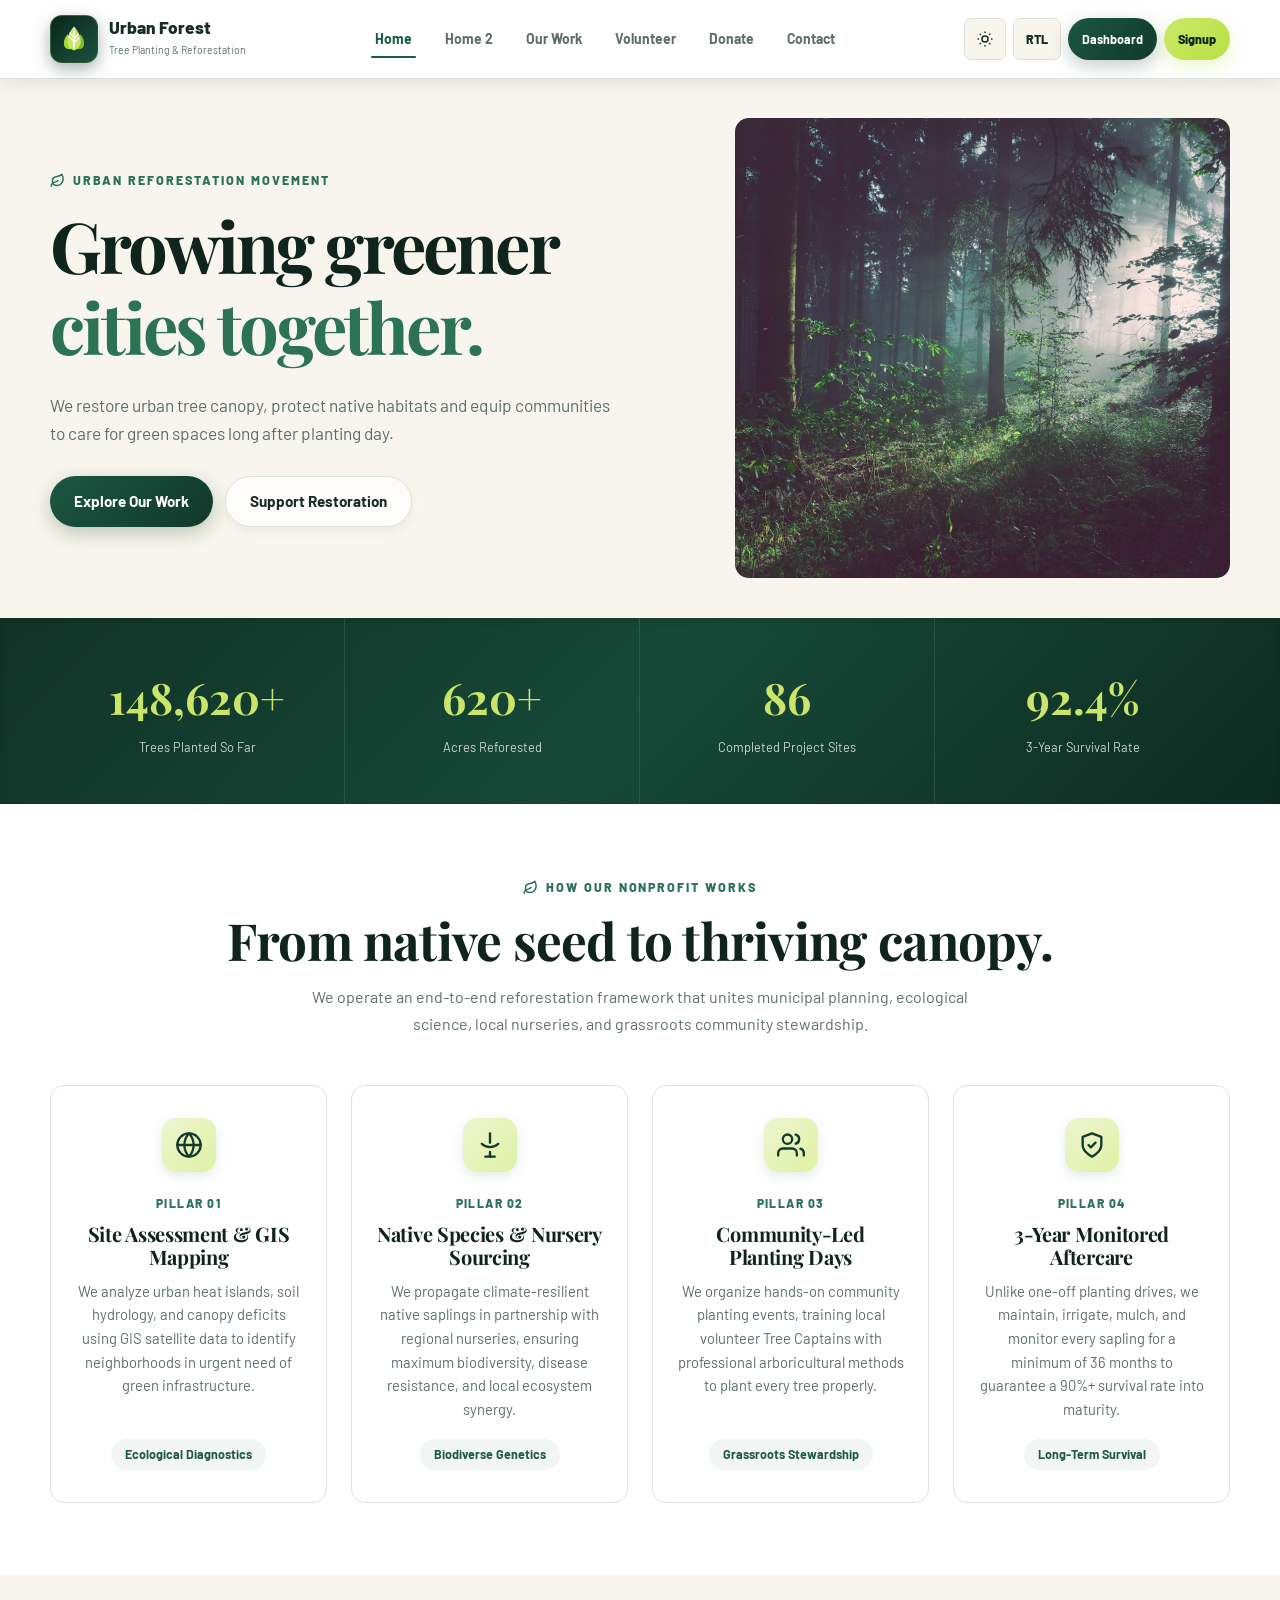
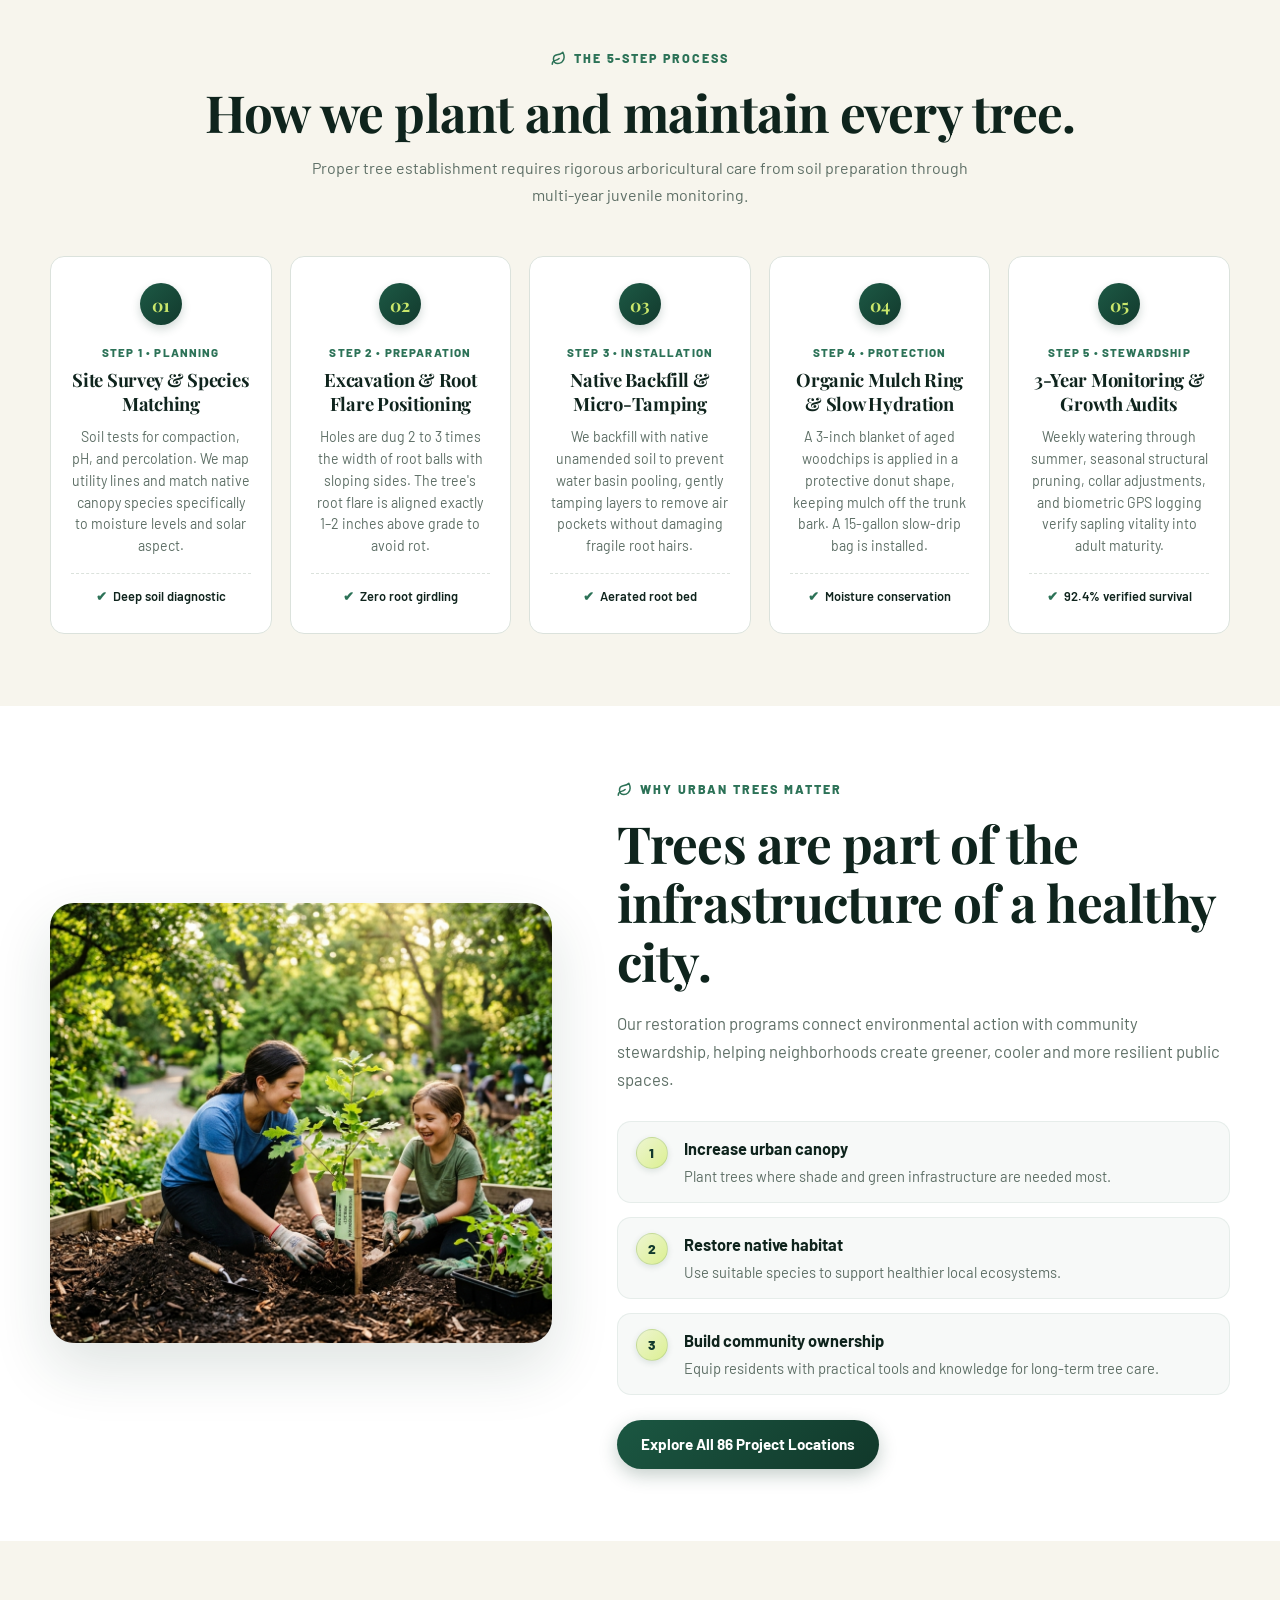
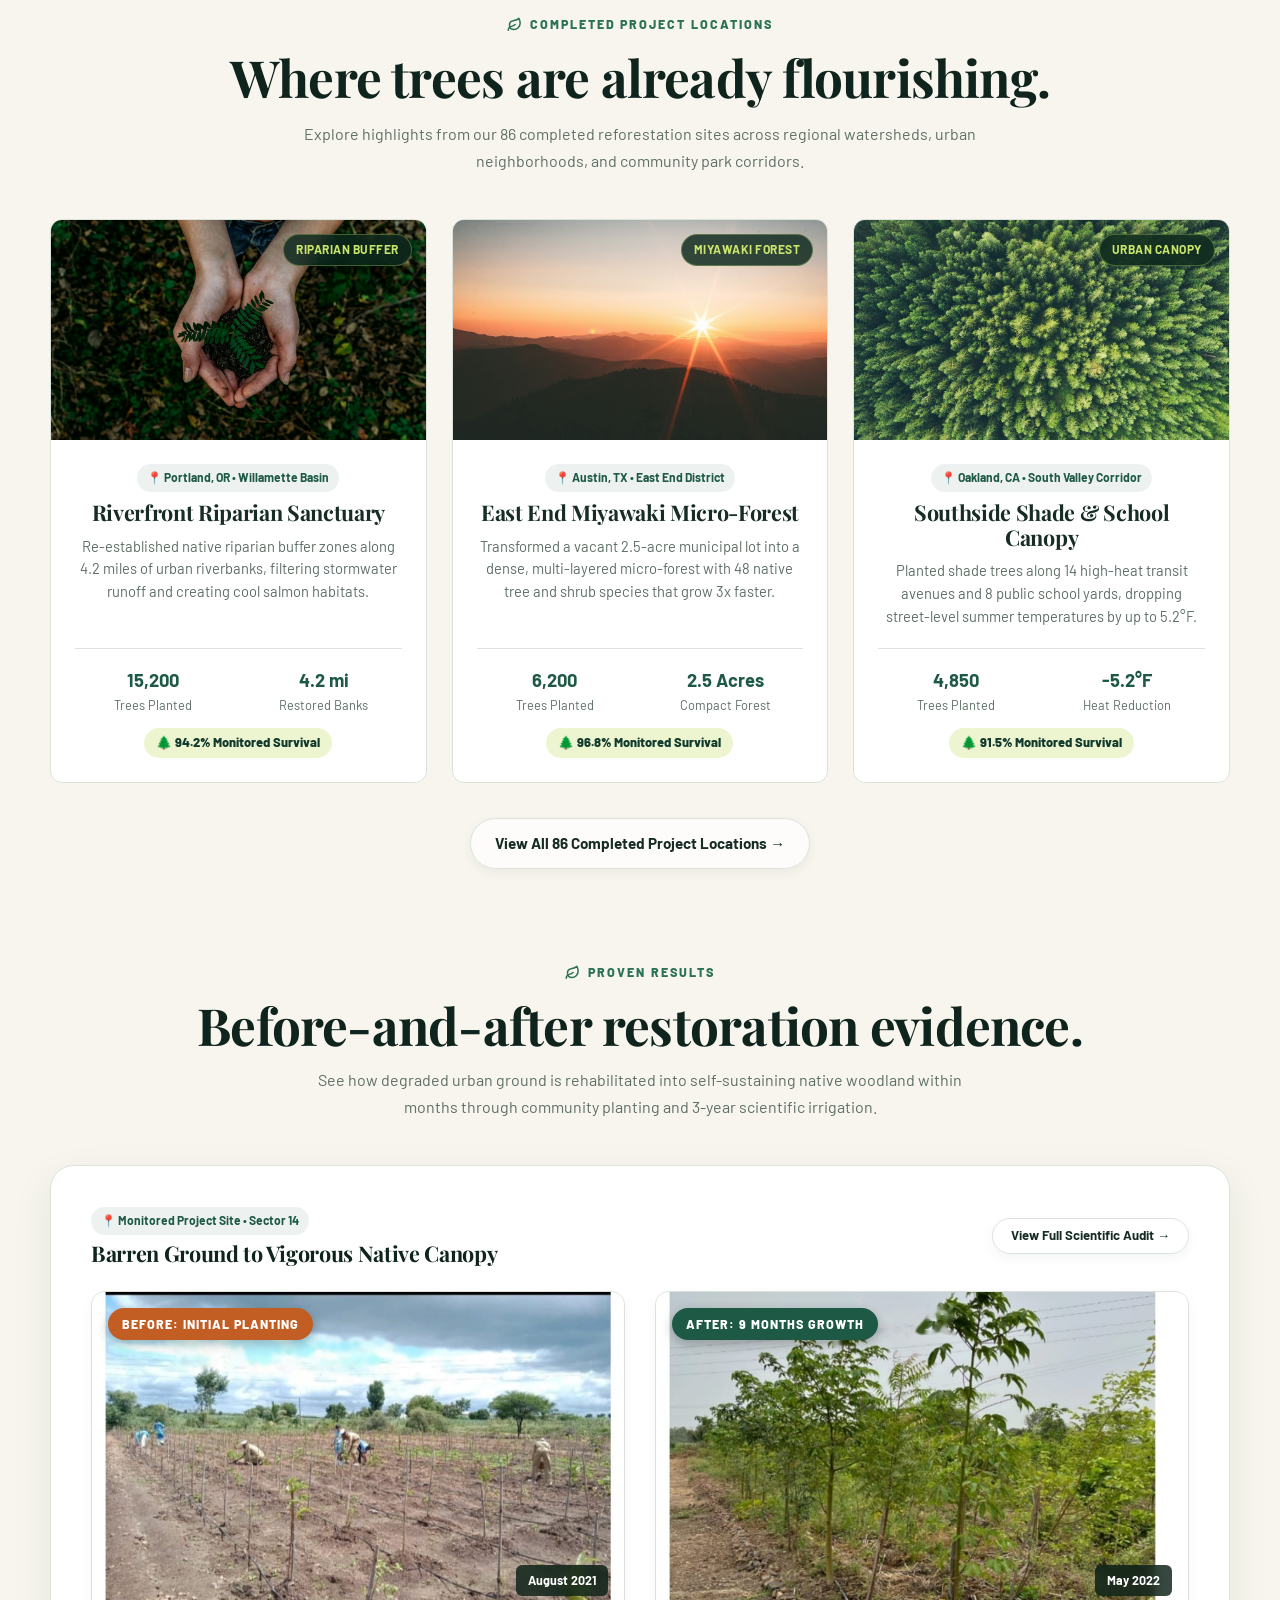
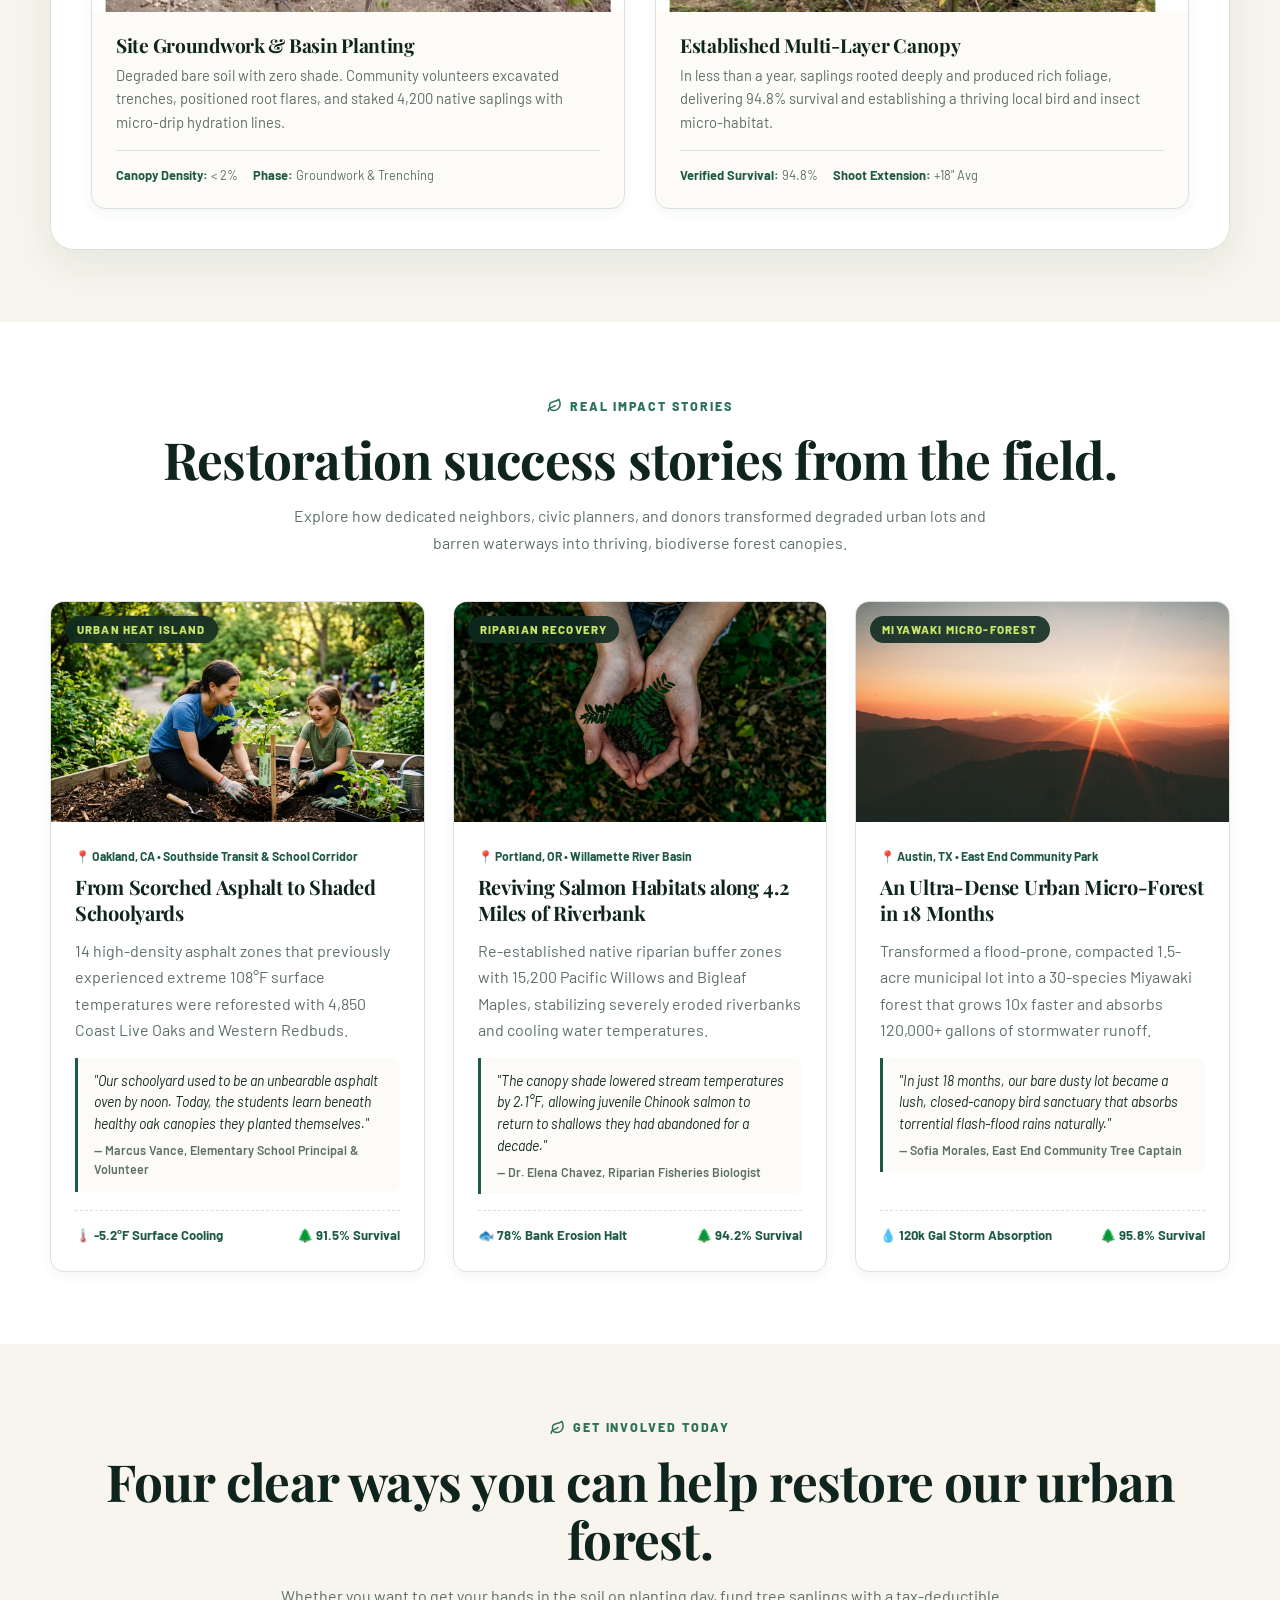
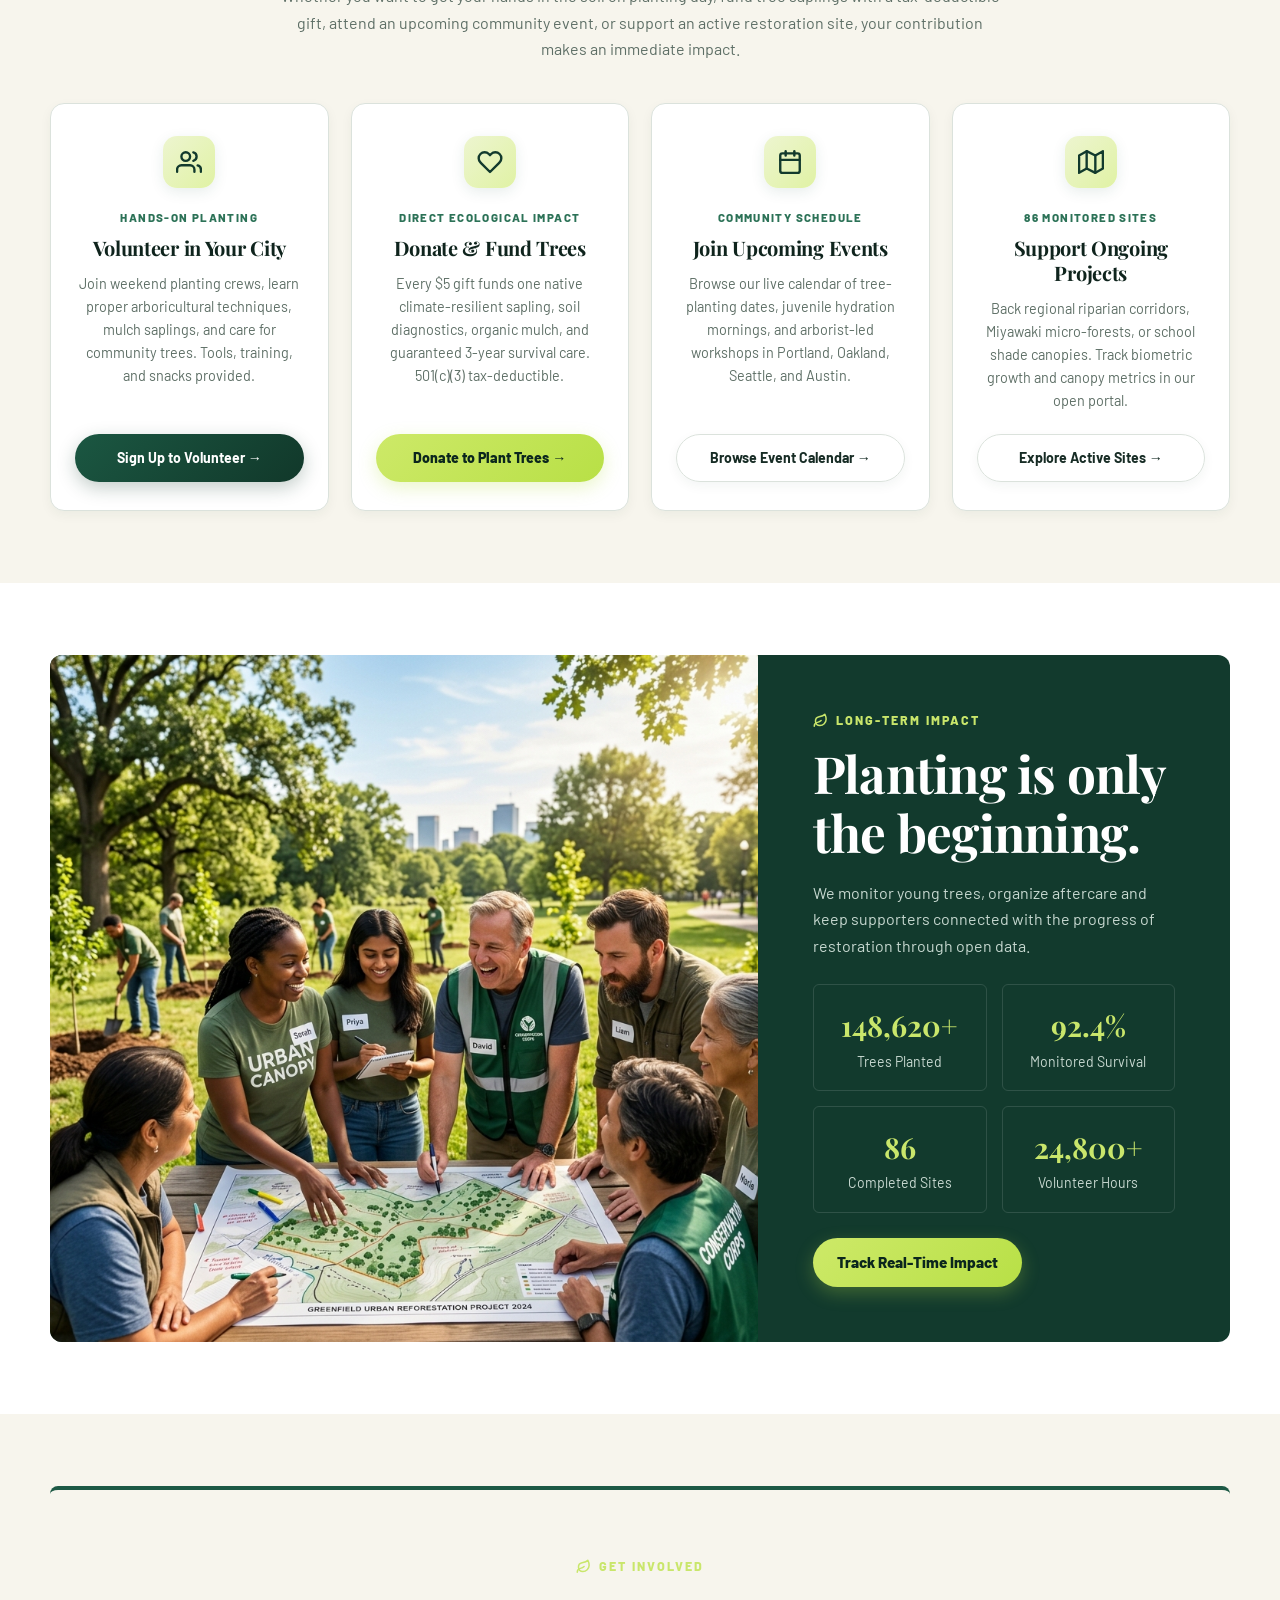
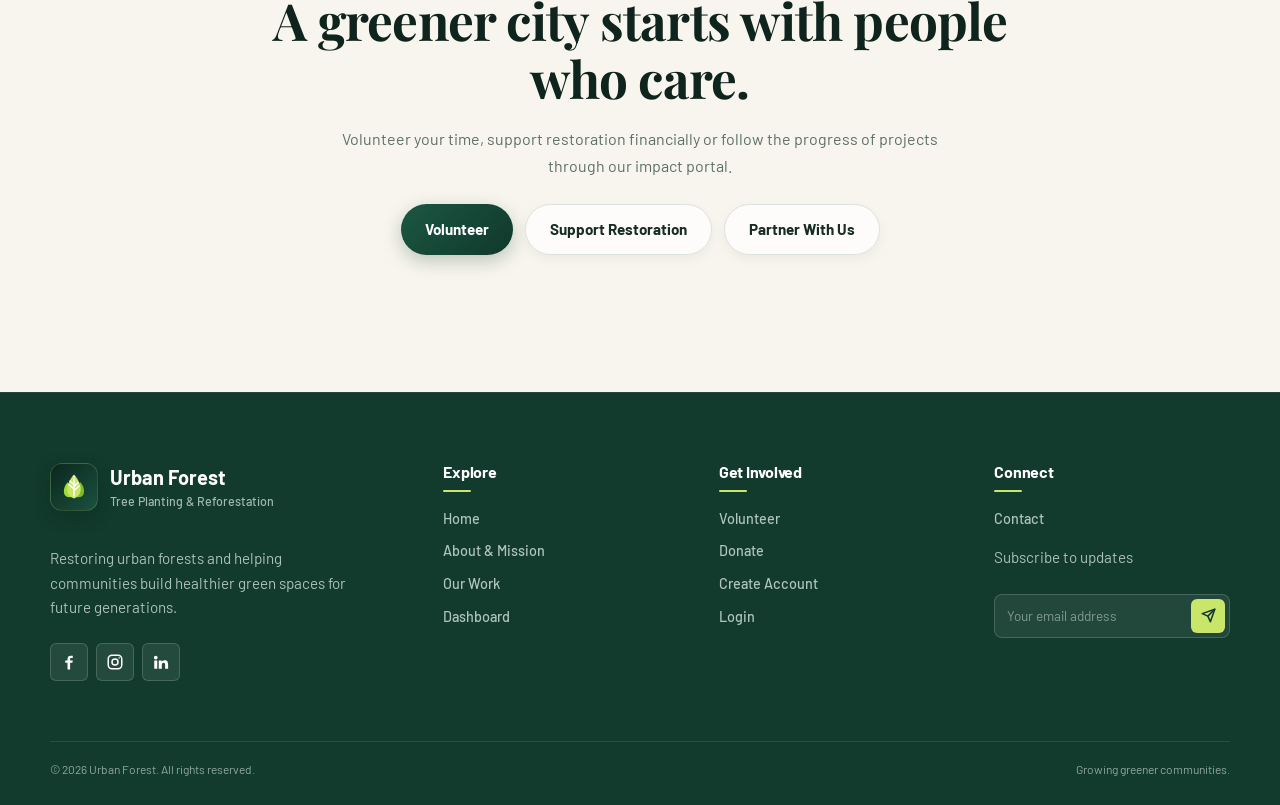
<file: index.html>
<!DOCTYPE html>
<html lang="en">
<head>
  <meta charset="UTF-8">
  <meta name="viewport" content="width=device-width, initial-scale=1.0">
  <title>Urban Forest | Tree Planting & Reforestation</title>
  <meta name="description" content="Urban Forest is a nonprofit organization restoring urban trees, native habitats and community green spaces.">
  <link rel="preconnect" href="https://fonts.googleapis.com">
  <link rel="preconnect" href="https://fonts.gstatic.com" crossorigin>
  <link href="https://fonts.googleapis.com/css2?family=Barlow:wght@400;500;600;700;800&family=Playfair+Display:wght@600;700&display=swap" rel="stylesheet">
  <link rel="icon" type="image/svg+xml" href="data:image/svg+xml,%3Csvg xmlns='http://www.w3.org/2000/svg' viewBox='0 0 100 100'%3E%3Crect width='100' height='100' rx='22' fill='%23123a2d'/%3E%3Cpath d='M50 10C30 25 20 45 20 62c0 14 11 25 30 25s30-11 30-25c0-17-10-37-30-52Z' fill='%23c9e66b'/%3E%3Cpath d='M50 30v52M50 48L32 34M50 62L30 50M50 52l18-14M50 66l18-13' stroke='%23123a2d' stroke-width='5.5' stroke-linecap='round' stroke-linejoin='round'/%3E%3C/svg%3E">
  <link rel="stylesheet" href="assets/css/style.css">
</head>
<body>

  <!-- =========================================================
  HEADER & NAVBAR
  ========================================================= -->
  <header class="header" id="siteHeader">
    <div class="container">
      <nav class="navbar">
        <a href="index.html" class="logo" title="Urban Forest Home">
          <div class="logo-mark">
            <svg viewBox="0 0 64 64" fill="none" xmlns="http://www.w3.org/2000/svg">
              <path d="M20 22C13 29 10 38 13 47C15 51 20 54 27 52C24 43 24 32 20 22Z" fill="#a2db34"/>
              <path d="M44 22C51 29 54 38 51 47C49 51 44 54 37 52C40 43 40 32 44 22Z" fill="#7ebc27"/>
              <path d="M32 7C22 18 17 31 19 41C21 48 26 53 32 55C38 53 43 48 45 41C47 31 42 18 32 7Z" fill="#c9e66b"/>
              <path d="M32 16V50M32 28L24 20M32 36L22 27M32 31L40 23M32 39L42 30" stroke="#ffffff" stroke-width="2.8" stroke-linecap="round" stroke-linejoin="round"/>
              <circle cx="32" cy="11" r="2" fill="#ffffff"/>
            </svg>
          </div>
          <div class="logo-text">
            <strong>Urban Forest</strong>
            <span>Tree Planting & Reforestation</span>
          </div>
        </a>

        <div class="nav-links">
          <a href="index.html" class="nav-link active">Home</a>
          <a href="home2.html" class="nav-link">Home 2</a>
          <a href="work.html" class="nav-link">Our Work</a>
          <a href="volunteer.html" class="nav-link">Volunteer</a>
          <a href="donate.html" class="nav-link">Donate</a>
          <a href="contact.html" class="nav-link">Contact</a>
        </div>

        <div class="nav-actions">
          <button class="theme-btn" onclick="toggleTheme()" aria-label="Toggle theme" title="Theme">
            <svg viewBox="0 0 24 24" fill="none" stroke="currentColor" stroke-width="2">
              <circle cx="12" cy="12" r="4"/>
              <path d="M12 2v2M12 20v2M4.9 4.9l1.4 1.4M17.7 17.7l1.4 1.4M2 12h2M20 12h2M4.9 19.1l1.4-1.4M17.7 6.3l1.4-1.4"/>
            </svg>
          </button>
          <button class="nav-control" onclick="toggleRTL()" title="RTL Layout">RTL</button>
          <a href="dashboard.html" class="btn btn-green nav-dashboard">Dashboard</a>
          <a href="signup.html" class="btn btn-lime nav-signup">Signup</a>
          <button class="menu-btn" onclick="toggleMenu()" aria-label="Open menu" title="Menu">
            <svg viewBox="0 0 24 24" fill="none" stroke="currentColor" stroke-width="2">
              <path d="M4 6h16M4 12h16M4 18h16"/>
            </svg>
          </button>
        </div>
      </nav>

      <div class="mobile-menu" id="mobileMenu">
        <a href="index.html" class="active">Home</a>
        <a href="home2.html">Home 2</a>
        <a href="work.html">Our Work</a>
        <a href="volunteer.html">Volunteer</a>
        <a href="donate.html">Donate</a>
        <a href="contact.html">Contact</a>
        <div class="mobile-menu-divider" aria-hidden="true"></div>
        <button class="mobile-control" onclick="toggleTheme();closeMenu()">Theme</button>
        <button class="mobile-control" onclick="toggleRTL();closeMenu()">RTL</button>
        <a href="dashboard.html" class="mobile-control mobile-dashboard">Dashboard</a>
        <a href="signup.html" class="mobile-control mobile-signup">Signup</a>
      </div>
    </div>
  </header>

  <!-- =========================================================
  HERO SECTION
  ========================================================= -->
  <main>
    <section class="hero">
      <div class="container hero-layout">
        <div class="hero-content reveal">
          <span class="eyebrow">Urban Reforestation Movement</span>
          <h1>Growing greener <span>cities together.</span></h1>
          <p>
            We restore urban tree canopy, protect native habitats and
            equip communities to care for green spaces long after
            planting day.
          </p>
          <div class="hero-buttons">
            <a href="work.html" class="btn btn-green">Explore Our Work</a>
            <a href="donate.html" class="btn btn-outline">Support Restoration</a>
          </div>
        </div>

        <div class="hero-image reveal">
          <div class="hero-image-main">
            <img src="assets/images/forest-canopy.jpg" alt="Large green forest canopy">
          </div>
        </div>
      </div>
    </section>

    <!-- =========================================================
    COUNTERS SECTION: NUMBER OF TREES PLANTED SO FAR
    ========================================================= -->
    <section class="counter-section">
      <div class="container counter-grid">
        <div class="counter">
          <strong>148,620+</strong>
          <span>Trees Planted So Far</span>
        </div>
        <div class="counter">
          <strong>620+</strong>
          <span>Acres Reforested</span>
        </div>
        <div class="counter">
          <strong>86</strong>
          <span>Completed Project Sites</span>
        </div>
        <div class="counter">
          <strong>92.4%</strong>
          <span>3-Year Survival Rate</span>
        </div>
      </div>
    </section>

    <!-- =========================================================
    HOW THE NONPROFIT WORKS
    ========================================================= -->
    <section class="section">
      <div class="container">
        <div class="center reveal">
          <span class="eyebrow">How Our Nonprofit Works</span>
          <h2>From native seed to thriving canopy.</h2>
          <p style="max-width:700px;margin:14px auto 0;">
            We operate an end-to-end reforestation framework that unites municipal planning,
            ecological science, local nurseries, and grassroots community stewardship.
          </p>
        </div>

        <div class="how-it-works-grid">
          <div class="model-pillar reveal">
            <div class="model-pillar-icon">
              <svg viewBox="0 0 24 24" fill="none" stroke="currentColor" stroke-width="2" stroke-linecap="round" stroke-linejoin="round">
                <circle cx="12" cy="12" r="10"></circle>
                <line x1="2" y1="12" x2="22" y2="12"></line>
                <path d="M12 2a15.3 15.3 0 0 1 4 10 15.3 15.3 0 0 1-4 10 15.3 15.3 0 0 1-4-10 15.3 15.3 0 0 1 4-10z"></path>
              </svg>
            </div>
            <span class="model-pillar-step">Pillar 01</span>
            <h3>Site Assessment & GIS Mapping</h3>
            <p>
              We analyze urban heat islands, soil hydrology, and canopy deficits using GIS satellite data to identify neighborhoods in urgent need of green infrastructure.
            </p>
            <span class="model-pillar-tag">Ecological Diagnostics</span>
          </div>

          <div class="model-pillar reveal">
            <div class="model-pillar-icon">
              <svg viewBox="0 0 24 24" fill="none" stroke="currentColor" stroke-width="2" stroke-linecap="round" stroke-linejoin="round">
                <path d="M12 2v8"></path>
                <path d="M4.93 10.93a10 10 0 0 0 14.14 0"></path>
                <path d="M12 18v4"></path>
                <path d="M8 22h8"></path>
              </svg>
            </div>
            <span class="model-pillar-step">Pillar 02</span>
            <h3>Native Species & Nursery Sourcing</h3>
            <p>
              We propagate climate-resilient native saplings in partnership with regional nurseries, ensuring maximum biodiversity, disease resistance, and local ecosystem synergy.
            </p>
            <span class="model-pillar-tag">Biodiverse Genetics</span>
          </div>

          <div class="model-pillar reveal">
            <div class="model-pillar-icon">
              <svg viewBox="0 0 24 24" fill="none" stroke="currentColor" stroke-width="2" stroke-linecap="round" stroke-linejoin="round">
                <path d="M17 21v-2a4 4 0 0 0-4-4H5a4 4 0 0 0-4 4v2"></path>
                <circle cx="9" cy="7" r="4"></circle>
                <path d="M23 21v-2a4 4 0 0 0-3-3.87"></path>
                <path d="M16 3.13a4 4 0 0 1 0 7.75"></path>
              </svg>
            </div>
            <span class="model-pillar-step">Pillar 03</span>
            <h3>Community-Led Planting Days</h3>
            <p>
              We organize hands-on community planting events, training local volunteer Tree Captains with professional arboricultural methods to plant every tree properly.
            </p>
            <span class="model-pillar-tag">Grassroots Stewardship</span>
          </div>

          <div class="model-pillar reveal">
            <div class="model-pillar-icon">
              <svg viewBox="0 0 24 24" fill="none" stroke="currentColor" stroke-width="2" stroke-linecap="round" stroke-linejoin="round">
                <path d="M12 22s8-4 8-10V5l-8-3-8 3v7c0 6 8 10 8 10z"></path>
                <path d="m9 12 2 2 4-4"></path>
              </svg>
            </div>
            <span class="model-pillar-step">Pillar 04</span>
            <h3>3-Year Monitored Aftercare</h3>
            <p>
              Unlike one-off planting drives, we maintain, irrigate, mulch, and monitor every sapling for a minimum of 36 months to guarantee a 90%+ survival rate into maturity.
            </p>
            <span class="model-pillar-tag">Long-Term Survival</span>
          </div>
        </div>
      </div>
    </section>

    <!-- =========================================================
    THE 5 STEPS: PLANTING & MAINTAINING TREES
    ========================================================= -->
    <section class="section bg-cream">
      <div class="container">
        <div class="center reveal">
          <span class="eyebrow">The 5-Step Process</span>
          <h2>How we plant and maintain every tree.</h2>
          <p style="max-width:680px;margin:14px auto 0;">
            Proper tree establishment requires rigorous arboricultural care from soil preparation through multi-year juvenile monitoring.
          </p>
        </div>

        <div class="process-grid-5">
          <div class="process-card reveal">
            <div class="process-badge">01</div>
            <span class="process-phase">Step 1 • Planning</span>
            <h3>Site Survey & Species Matching</h3>
            <p>Soil tests for compaction, pH, and percolation. We map utility lines and match native canopy species specifically to moisture levels and solar aspect.</p>
            <div class="process-metric"><span>✔</span> Deep soil diagnostic</div>
          </div>

          <div class="process-card reveal">
            <div class="process-badge">02</div>
            <span class="process-phase">Step 2 • Preparation</span>
            <h3>Excavation & Root Flare Positioning</h3>
            <p>Holes are dug 2 to 3 times the width of root balls with sloping sides. The tree's root flare is aligned exactly 1–2 inches above grade to avoid rot.</p>
            <div class="process-metric"><span>✔</span> Zero root girdling</div>
          </div>

          <div class="process-card reveal">
            <div class="process-badge">03</div>
            <span class="process-phase">Step 3 • Installation</span>
            <h3>Native Backfill & Micro-Tamping</h3>
            <p>We backfill with native unamended soil to prevent water basin pooling, gently tamping layers to remove air pockets without damaging fragile root hairs.</p>
            <div class="process-metric"><span>✔</span> Aerated root bed</div>
          </div>

          <div class="process-card reveal">
            <div class="process-badge">04</div>
            <span class="process-phase">Step 4 • Protection</span>
            <h3>Organic Mulch Ring & Slow Hydration</h3>
            <p>A 3-inch blanket of aged woodchips is applied in a protective donut shape, keeping mulch off the trunk bark. A 15-gallon slow-drip bag is installed.</p>
            <div class="process-metric"><span>✔</span> Moisture conservation</div>
          </div>

          <div class="process-card reveal">
            <div class="process-badge">05</div>
            <span class="process-phase">Step 5 • Stewardship</span>
            <h3>3-Year Monitoring & Growth Audits</h3>
            <p>Weekly watering through summer, seasonal structural pruning, collar adjustments, and biometric GPS logging verify sapling vitality into adult maturity.</p>
            <div class="process-metric"><span>✔</span> 92.4% verified survival</div>
          </div>
        </div>
      </div>
    </section>

    <!-- =========================================================
    ABOUT SECTION (INFRASTRUCTURE)
    ========================================================= -->
    <section class="section">
      <div class="container about-grid">
        <div class="about-image reveal">
          <img src="assets/images/tree-planting.jpg" alt="Mother and young daughter smiling while planting an oak tree sapling in a community park">
        </div>

        <div class="about-content reveal">
          <span class="eyebrow">Why Urban Trees Matter</span>
          <h2>Trees are part of the infrastructure of a healthy city.</h2>
          <p>
            Our restoration programs connect environmental action with
            community stewardship, helping neighborhoods create greener,
            cooler and more resilient public spaces.
          </p>

          <div class="check-list">
            <div class="check">
              <div class="check-icon">1</div>
              <div>
                <strong>Increase urban canopy</strong>
                <p>Plant trees where shade and green infrastructure are needed most.</p>
              </div>
            </div>
            <div class="check">
              <div class="check-icon">2</div>
              <div>
                <strong>Restore native habitat</strong>
                <p>Use suitable species to support healthier local ecosystems.</p>
              </div>
            </div>
            <div class="check">
              <div class="check-icon">3</div>
              <div>
                <strong>Build community ownership</strong>
                <p>Equip residents with practical tools and knowledge for long-term tree care.</p>
              </div>
            </div>
          </div>

          <a href="work.html" class="btn btn-green" style="margin-top:25px;">Explore All 86 Project Locations</a>
        </div>
      </div>
    </section>

    <!-- =========================================================
    COMPLETED PROJECT LOCATIONS SHOWCASE
    ========================================================= -->
    <section class="section bg-cream">
      <div class="container">
        <div class="center reveal">
          <span class="eyebrow">Completed Project Locations</span>
          <h2>Where trees are already flourishing.</h2>
          <p style="max-width:680px;margin:14px auto 0;">
            Explore highlights from our 86 completed reforestation sites across regional watersheds,
            urban neighborhoods, and community park corridors.
          </p>
        </div>

        <div class="cards-3" style="margin-top:45px;">
          <article class="project-card reveal">
            <div class="project-card-image">
              <img src="assets/images/riverbed-corridor.jpg" alt="Riverfront Riparian Sanctuary in Portland">
              <span class="project-tag">Riparian Buffer</span>
            </div>
            <div class="project-card-body">
              <span class="location-meta-chip">📍 Portland, OR • Willamette Basin</span>
              <h3>Riverfront Riparian Sanctuary</h3>
              <p>Re-established native riparian buffer zones along 4.2 miles of urban riverbanks, filtering stormwater runoff and creating cool salmon habitats.</p>
              <div class="project-stats">
                <div><strong>15,200</strong> Trees Planted</div>
                <div><strong>4.2 mi</strong> Restored Banks</div>
              </div>
              <span class="project-badge-trees">🌲 94.2% Monitored Survival</span>
            </div>
          </article>

          <article class="project-card reveal">
            <div class="project-card-image">
              <img src="assets/images/micro-forest.jpg" alt="East End Miyawaki Micro-Forest in Austin">
              <span class="project-tag">Miyawaki Forest</span>
            </div>
            <div class="project-card-body">
              <span class="location-meta-chip">📍 Austin, TX • East End District</span>
              <h3>East End Miyawaki Micro-Forest</h3>
              <p>Transformed a vacant 2.5-acre municipal lot into a dense, multi-layered micro-forest with 48 native tree and shrub species that grow 3x faster.</p>
              <div class="project-stats">
                <div><strong>6,200</strong> Trees Planted</div>
                <div><strong>2.5 Acres</strong> Compact Forest</div>
              </div>
              <span class="project-badge-trees">🌲 96.8% Monitored Survival</span>
            </div>
          </article>

          <article class="project-card reveal">
            <div class="project-card-image">
              <img src="assets/images/urban-forest-project.jpg" alt="Southside Urban Heat Island Canopy in Oakland">
              <span class="project-tag">Urban Canopy</span>
            </div>
            <div class="project-card-body">
              <span class="location-meta-chip">📍 Oakland, CA • South Valley Corridor</span>
              <h3>Southside Shade & School Canopy</h3>
              <p>Planted shade trees along 14 high-heat transit avenues and 8 public school yards, dropping street-level summer temperatures by up to 5.2°F.</p>
              <div class="project-stats">
                <div><strong>4,850</strong> Trees Planted</div>
                <div><strong>-5.2°F</strong> Heat Reduction</div>
              </div>
              <span class="project-badge-trees">🌲 91.5% Monitored Survival</span>
            </div>
          </article>
        </div>

        <div class="center" style="margin-top:35px;">
          <a href="work.html" class="btn btn-outline">View All 86 Completed Project Locations →</a>
        </div>
      </div>
    </section>

    <!-- =========================================================
    BEFORE-AND-AFTER RESTORATION RESULTS
    ========================================================= -->
    <section class="section bg-cream" style="padding-top:20px;">
      <div class="container">
        <div class="center reveal">
          <span class="eyebrow">Proven Results</span>
          <h2>Before-and-after restoration evidence.</h2>
          <p style="max-width:700px;margin:12px auto 0;">
            See how degraded urban ground is rehabilitated into self-sustaining native woodland within months through community planting and 3-year scientific irrigation.
          </p>
        </div>

        <div class="before-after-showcase reveal">
          <div style="display:flex;justify-content:space-between;align-items:center;flex-wrap:wrap;gap:12px;margin-bottom:12px;">
            <div>
              <span class="location-meta-chip" style="margin:0;">📍 Monitored Project Site • Sector 14</span>
              <h3 style="font-size:1.35rem;margin-top:6px;">Barren Ground to Vigorous Native Canopy</h3>
            </div>
            <a href="work.html#beforeAfterSection" class="btn btn-outline" style="padding:6px 18px;font-size:0.82rem;min-height:36px;">
              View Full Scientific Audit →
            </a>
          </div>

          <div class="before-after-grid">
            <!-- BEFORE -->
            <div class="before-after-item">
              <div class="before-after-img-wrap">
                <img src="assets/images/reforestation-before.jpg" alt="Initial planting stage with dormant saplings and drip lines on barren ground">
                <span class="before-after-badge badge-before">Before: Initial Planting</span>
                <span class="before-after-date">August 2021</span>
              </div>
              <div class="before-after-info">
                <div>
                  <h4>Site Groundwork & Basin Planting</h4>
                  <p>Degraded bare soil with zero shade. Community volunteers excavated trenches, positioned root flares, and staked 4,200 native saplings with micro-drip hydration lines.</p>
                </div>
                <div class="before-after-meta">
                  <div><strong>Canopy Density:</strong> &lt; 2%</div>
                  <div><strong>Phase:</strong> Groundwork & Trenching</div>
                </div>
              </div>
            </div>

            <!-- AFTER -->
            <div class="before-after-item">
              <div class="before-after-img-wrap">
                <img src="assets/images/reforestation-after.jpg" alt="Dense lush green woodland 9 months after planting">
                <span class="before-after-badge badge-after">After: 9 Months Growth</span>
                <span class="before-after-date">May 2022</span>
              </div>
              <div class="before-after-info">
                <div>
                  <h4>Established Multi-Layer Canopy</h4>
                  <p>In less than a year, saplings rooted deeply and produced rich foliage, delivering 94.8% survival and establishing a thriving local bird and insect micro-habitat.</p>
                </div>
                <div class="before-after-meta">
                  <div><strong>Verified Survival:</strong> 94.8%</div>
                  <div><strong>Shoot Extension:</strong> +18" Avg</div>
                </div>
              </div>
            </div>
          </div>
        </div>
      </div>
    </section>

    <!-- =========================================================
    COMMUNITY & ECOLOGICAL SUCCESS STORIES
    ========================================================= -->
    <section class="section">
      <div class="container">
        <div class="center reveal">
          <span class="eyebrow">Real Impact Stories</span>
          <h2>Restoration success stories from the field.</h2>
          <p style="max-width:720px;margin:14px auto 0;">
            Explore how dedicated neighbors, civic planners, and donors transformed degraded urban lots and barren waterways into thriving, biodiverse forest canopies.
          </p>
        </div>

        <div class="success-stories-grid">
          <!-- Story 1: Oakland -->
          <article class="success-story-card reveal">
            <div class="story-img-wrap">
              <img src="assets/images/tree-planting.jpg" alt="Volunteers planting shade trees around Oakland elementary schools">
              <span class="story-badge">Urban Heat Island</span>
            </div>
            <div class="story-card-body">
              <span class="story-location-chip">📍 Oakland, CA • Southside Transit & School Corridor</span>
              <h3>From Scorched Asphalt to Shaded Schoolyards</h3>
              <p>14 high-density asphalt zones that previously experienced extreme 108°F surface temperatures were reforested with 4,850 Coast Live Oaks and Western Redbuds.</p>
              
              <div class="story-quote-box">
                "Our schoolyard used to be an unbearable asphalt oven by noon. Today, the students learn beneath healthy oak canopies they planted themselves."
                <cite class="story-author">— Marcus Vance, Elementary School Principal & Volunteer</cite>
              </div>

              <div class="story-meta-row">
                <span>🌡️ -5.2°F Surface Cooling</span>
                <span>🌲 91.5% Survival</span>
              </div>
            </div>
          </article>

          <!-- Story 2: Portland -->
          <article class="success-story-card reveal">
            <div class="story-img-wrap">
              <img src="assets/images/riverbed-corridor.jpg" alt="Restored Willamette riverbank with native willows and clear water">
              <span class="story-badge">Riparian Recovery</span>
            </div>
            <div class="story-card-body">
              <span class="story-location-chip">📍 Portland, OR • Willamette River Basin</span>
              <h3>Reviving Salmon Habitats along 4.2 Miles of Riverbank</h3>
              <p>Re-established native riparian buffer zones with 15,200 Pacific Willows and Bigleaf Maples, stabilizing severely eroded riverbanks and cooling water temperatures.</p>
              
              <div class="story-quote-box">
                "The canopy shade lowered stream temperatures by 2.1°F, allowing juvenile Chinook salmon to return to shallows they had abandoned for a decade."
                <cite class="story-author">— Dr. Elena Chavez, Riparian Fisheries Biologist</cite>
              </div>

              <div class="story-meta-row">
                <span>🐟 78% Bank Erosion Halt</span>
                <span>🌲 94.2% Survival</span>
              </div>
            </div>
          </article>

          <!-- Story 3: Austin -->
          <article class="success-story-card reveal">
            <div class="story-img-wrap">
              <img src="assets/images/micro-forest.jpg" alt="Dense lush Miyawaki micro forest in East Austin">
              <span class="story-badge">Miyawaki Micro-Forest</span>
            </div>
            <div class="story-card-body">
              <span class="story-location-chip">📍 Austin, TX • East End Community Park</span>
              <h3>An Ultra-Dense Urban Micro-Forest in 18 Months</h3>
              <p>Transformed a flood-prone, compacted 1.5-acre municipal lot into a 30-species Miyawaki forest that grows 10x faster and absorbs 120,000+ gallons of stormwater runoff.</p>
              
              <div class="story-quote-box">
                "In just 18 months, our bare dusty lot became a lush, closed-canopy bird sanctuary that absorbs torrential flash-flood rains naturally."
                <cite class="story-author">— Sofia Morales, East End Community Tree Captain</cite>
              </div>

              <div class="story-meta-row">
                <span>💧 120k Gal Storm Absorption</span>
                <span>🌲 95.8% Survival</span>
              </div>
            </div>
          </article>
        </div>
      </div>
    </section>

    <!-- =========================================================
    FOUR WAYS TO TAKE ACTION: GET INVOLVED & SUPPORT
    ========================================================= -->
    <section class="section bg-cream" id="takeActionSection">
      <div class="container">
        <div class="center reveal">
          <span class="eyebrow">Get Involved Today</span>
          <h2>Four clear ways you can help restore our urban forest.</h2>
          <p style="max-width:720px;margin:14px auto 0;">
            Whether you want to get your hands in the soil on planting day, fund tree saplings with a tax-deductible gift, attend an upcoming community event, or support an active restoration site, your contribution makes an immediate impact.
          </p>
        </div>

        <div class="action-options-grid">
          <!-- Option 1: Volunteer -->
          <div class="action-option-card reveal">
            <div class="action-option-icon">
              <svg viewBox="0 0 24 24" width="26" height="26" fill="none" stroke="currentColor" stroke-width="2.2" stroke-linecap="round" stroke-linejoin="round">
                <path d="M17 21v-2a4 4 0 0 0-4-4H5a4 4 0 0 0-4 4v2"></path>
                <circle cx="9" cy="7" r="4"></circle>
                <path d="M23 21v-2a4 4 0 0 0-3-3.87"></path>
                <path d="M16 3.13a4 4 0 0 1 0 7.75"></path>
              </svg>
            </div>
            <span class="action-option-tag">Hands-On Planting</span>
            <h3>Volunteer in Your City</h3>
            <p>Join weekend planting crews, learn proper arboricultural techniques, mulch saplings, and care for community trees. Tools, training, and snacks provided.</p>
            <a href="volunteer.html" class="btn btn-green action-option-cta">
              Sign Up to Volunteer →
            </a>
          </div>

          <!-- Option 2: Donate -->
          <div class="action-option-card reveal">
            <div class="action-option-icon">
              <svg viewBox="0 0 24 24" width="26" height="26" fill="none" stroke="currentColor" stroke-width="2.2" stroke-linecap="round" stroke-linejoin="round">
                <path d="M20.84 4.61a5.5 5.5 0 0 0-7.78 0L12 5.67l-1.06-1.06a5.5 5.5 0 0 0-7.78 7.78l1.06 1.06L12 21.23l7.78-7.78 1.06-1.06a5.5 5.5 0 0 0 0-7.78z"></path>
              </svg>
            </div>
            <span class="action-option-tag">Direct Ecological Impact</span>
            <h3>Donate & Fund Trees</h3>
            <p>Every $5 gift funds one native climate-resilient sapling, soil diagnostics, organic mulch, and guaranteed 3-year survival care. 501(c)(3) tax-deductible.</p>
            <a href="donate.html" class="btn btn-lime action-option-cta">
              Donate to Plant Trees →
            </a>
          </div>

          <!-- Option 3: Join Upcoming Events -->
          <div class="action-option-card reveal">
            <div class="action-option-icon">
              <svg viewBox="0 0 24 24" width="26" height="26" fill="none" stroke="currentColor" stroke-width="2.2" stroke-linecap="round" stroke-linejoin="round">
                <rect x="3" y="4" width="18" height="18" rx="2" ry="2"></rect>
                <line x1="16" y1="2" x2="16" y2="6"></line>
                <line x1="8" y1="2" x2="8" y2="6"></line>
                <line x1="3" y1="10" x2="21" y2="10"></line>
              </svg>
            </div>
            <span class="action-option-tag">Community Schedule</span>
            <h3>Join Upcoming Events</h3>
            <p>Browse our live calendar of tree-planting dates, juvenile hydration mornings, and arborist-led workshops in Portland, Oakland, Seattle, and Austin.</p>
            <a href="volunteer.html#eventsSection" class="btn btn-outline action-option-cta">
              Browse Event Calendar →
            </a>
          </div>

          <!-- Option 4: Support Ongoing Projects -->
          <div class="action-option-card reveal">
            <div class="action-option-icon">
              <svg viewBox="0 0 24 24" width="26" height="26" fill="none" stroke="currentColor" stroke-width="2.2" stroke-linecap="round" stroke-linejoin="round">
                <polygon points="1 6 1 22 8 18 16 22 23 18 23 2 16 6 8 2 1 6"></polygon>
                <line x1="8" y1="2" x2="8" y2="18"></line>
                <line x1="16" y1="6" x2="16" y2="22"></line>
              </svg>
            </div>
            <span class="action-option-tag">86 Monitored Sites</span>
            <h3>Support Ongoing Projects</h3>
            <p>Back regional riparian corridors, Miyawaki micro-forests, or school shade canopies. Track biometric growth and canopy metrics in our open portal.</p>
            <a href="work.html#projectLocations" class="btn btn-outline action-option-cta">
              Explore Active Sites →
            </a>
          </div>
        </div>
      </div>
    </section>

    <!-- =========================================================
    LONG-TERM IMPACT & STEWARDSHIP
    ========================================================= -->
    <section class="section">
      <div class="container">
        <div class="impact-layout reveal">
          <div class="impact-image">
            <img src="assets/images/restoration-team.jpg" alt="Urban reforestation team and volunteers reviewing site canopy map">
          </div>
          <div class="impact-content">
            <span class="eyebrow">Long-Term Impact</span>
            <h2>Planting is only the beginning.</h2>
            <p>
              We monitor young trees, organize aftercare and keep
              supporters connected with the progress of restoration through open data.
            </p>
            <div class="impact-points">
              <div class="impact-point">
                <strong>148,620+</strong>
                <span>Trees Planted</span>
              </div>
              <div class="impact-point">
                <strong>92.4%</strong>
                <span>Monitored Survival</span>
              </div>
              <div class="impact-point">
                <strong>86</strong>
                <span>Completed Sites</span>
              </div>
              <div class="impact-point">
                <strong>24,800+</strong>
                <span>Volunteer Hours</span>
              </div>
            </div>
            <a href="dashboard.html" class="btn btn-lime" style="margin-top:25px;align-self:flex-start;">Track Real-Time Impact</a>
          </div>
        </div>
      </div>
    </section>

    <!-- =========================================================
    GET INVOLVED CTA
    ========================================================= -->
    <section class="section bg-cream">
      <div class="container">
        <div class="cta-box reveal">
          <span class="eyebrow">Get Involved</span>
          <h2>A greener city starts with people who care.</h2>
          <p>
            Volunteer your time, support restoration financially or
            follow the progress of projects through our impact portal.
          </p>
          <div class="hero-buttons" style="justify-content:center;">
            <a href="volunteer.html" class="btn btn-green">Volunteer</a>
            <a href="donate.html" class="btn btn-outline">Support Restoration</a>
            <a href="contact.html" class="btn btn-outline">Partner With Us</a>
          </div>
        </div>
      </div>
    </section>
  </main>

  <!-- =========================================================
  FOOTER
  ========================================================= -->
  <footer class="footer" id="footer">
    <div class="container">
      <div class="footer-grid">
        <div>
          <a href="index.html" class="logo">
            <div class="logo-mark">
              <svg viewBox="0 0 64 64" fill="none" xmlns="http://www.w3.org/2000/svg">
                <path d="M20 22C13 29 10 38 13 47C15 51 20 54 27 52C24 43 24 32 20 22Z" fill="#a2db34"/>
                <path d="M44 22C51 29 54 38 51 47C49 51 44 54 37 52C40 43 40 32 44 22Z" fill="#7ebc27"/>
                <path d="M32 7C22 18 17 31 19 41C21 48 26 53 32 55C38 53 43 48 45 41C47 31 42 18 32 7Z" fill="#c9e66b"/>
                <path d="M32 16V50M32 28L24 20M32 36L22 27M32 31L40 23M32 39L42 30" stroke="#ffffff" stroke-width="2.8" stroke-linecap="round" stroke-linejoin="round"/>
                <circle cx="32" cy="11" r="2" fill="#ffffff"/>
              </svg>
            </div>
            <div class="logo-text">
              <strong>Urban Forest</strong>
              <span>Tree Planting & Reforestation</span>
            </div>
          </a>
          <p>
            Restoring urban forests and helping communities build
            healthier green spaces for future generations.
          </p>
          <div class="footer-social">
            <a href="#" aria-label="Facebook">
              <svg viewBox="0 0 24 24" fill="white">
                <path d="M13.5 22v-9h3l.5-3h-3.5V8.1c0-.9.3-1.6 1.7-1.6H17V3.8c-.3 0-1.4-.1-2.6-.1-2.6 0-4.4 1.6-4.4 4.5V10H7v3h3v9h3.5z"/>
              </svg>
            </a>
            <a href="#" aria-label="Instagram">
              <svg viewBox="0 0 24 24" fill="none" stroke="white" stroke-width="2">
                <rect x="3" y="3" width="18" height="18" rx="5"/>
                <circle cx="12" cy="12" r="4"/>
                <circle cx="17.5" cy="6.5" r="1" fill="white" stroke="none"/>
              </svg>
            </a>
            <a href="#" aria-label="LinkedIn">
              <svg viewBox="0 0 24 24" fill="white">
                <path d="M5 3.5A2.5 2.5 0 1 0 5 8.5a2.5 2.5 0 0 0 0-5ZM3 10h4v11H3V10Zm6 0h3.8v1.5h.1c.5-1 1.8-2 3.8-2 4.1 0 4.8 2.7 4.8 6.2V21h-4v-4.7c0-1.1 0-3.3-2-3.3s-2.4 1.6-2.4 3.2V21H9V10Z"/>
              </svg>
            </a>
          </div>
        </div>

        <div>
          <h4>Explore</h4>
          <div class="footer-links">
            <a href="index.html">Home</a>
            <a href="home2.html">About & Mission</a>
            <a href="work.html">Our Work</a>
            <a href="dashboard.html">Dashboard</a>
          </div>
        </div>

        <div>
          <h4>Get Involved</h4>
          <div class="footer-links">
            <a href="volunteer.html">Volunteer</a>
            <a href="donate.html">Donate</a>
            <a href="signup.html">Create Account</a>
            <a href="login.html">Login</a>
          </div>
        </div>

        <div>
          <h4>Connect</h4>
          <div class="footer-links">
            <a href="contact.html">Contact</a>
          </div>
          <form class="footer-newsletter-form" onsubmit="newsletter(event)">
            <p class="footer-sub-text">Subscribe to updates</p>
            <div class="footer-input-box">
              <input type="email" placeholder="Your email address" required aria-label="Your email address">
              <button type="submit" aria-label="Subscribe">
                <svg viewBox="0 0 24 24" fill="none" stroke="currentColor" stroke-width="2.5" stroke-linecap="round" stroke-linejoin="round">
                  <line x1="22" y1="2" x2="11" y2="13"></line>
                  <polygon points="22 2 15 22 11 13 2 9 22 2"></polygon>
                </svg>
              </button>
            </div>
          </form>
        </div>
      </div>

      <div class="footer-bottom">
        <span>© 2026 Urban Forest. All rights reserved.</span>
        <span>Growing greener communities.</span>
      </div>
    </div>
  </footer>

  <div class="toast" id="toast"></div>
  <script src="assets/js/main.js" defer></script>
</body>
</html>
</file>
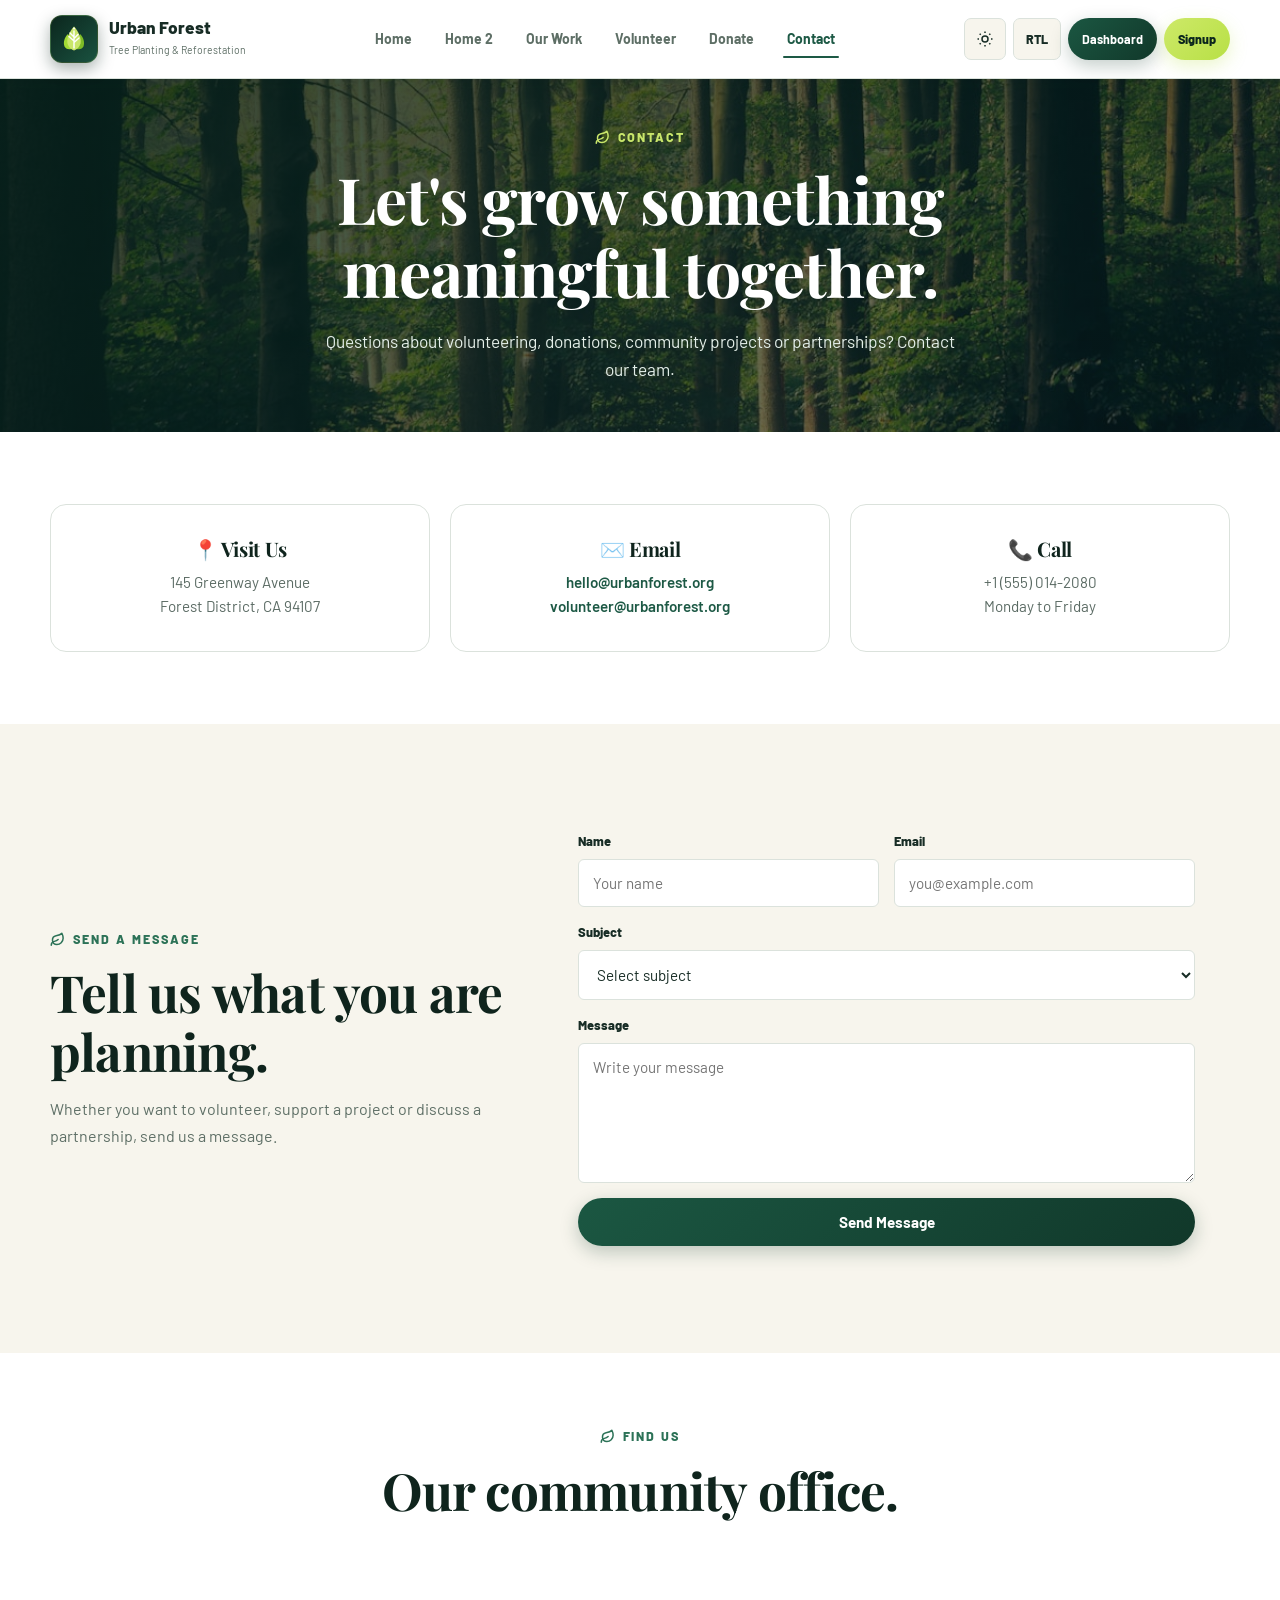
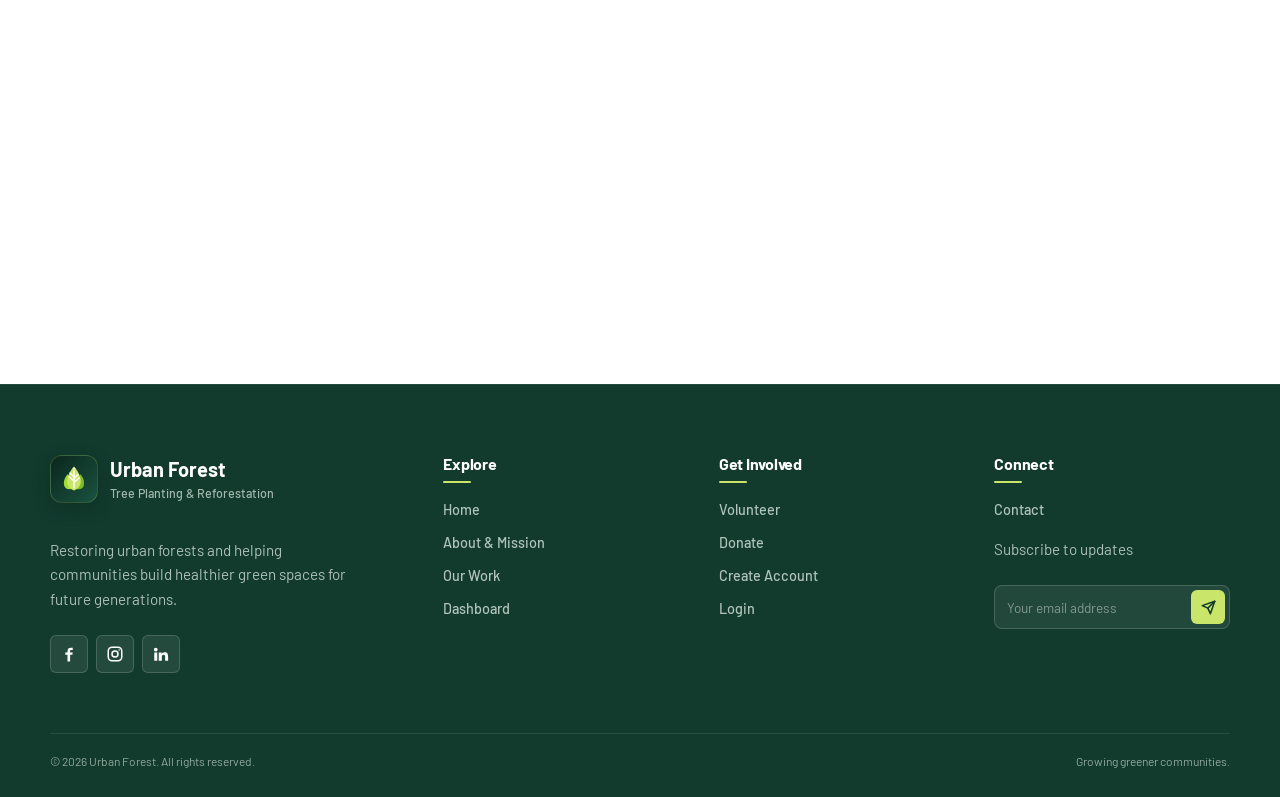
<file: contact.html>
<!DOCTYPE html>
<html lang="en">
<head>
  <meta charset="UTF-8">
  <meta name="viewport" content="width=device-width, initial-scale=1.0">
  <title>Contact | Urban Forest</title>
  <meta name="description" content="Get in touch with Urban Forest for inquiries about volunteering, partnerships, donations, or community projects.">
  <link rel="preconnect" href="https://fonts.googleapis.com">
  <link rel="preconnect" href="https://fonts.gstatic.com" crossorigin>
  <link href="https://fonts.googleapis.com/css2?family=Barlow:wght@400;500;600;700;800&family=Playfair+Display:wght@600;700&display=swap" rel="stylesheet">
  <link rel="icon" type="image/svg+xml" href="data:image/svg+xml,%3Csvg xmlns='http://www.w3.org/2000/svg' viewBox='0 0 100 100'%3E%3Crect width='100' height='100' rx='20' fill='%231d5945'/%3E%3Cpath d='M50 15C31 25 22 40 22 55c0 17 12 28 28 28s28-11 28-28c0-15-9-30-28-40Z' fill='%23c9e66b'/%3E%3Cpath d='M50 43v40M50 57 36 46M50 66l15-13' stroke='white' stroke-width='6' stroke-linecap='round'/%3E%3C/svg%3E">
  <link rel="stylesheet" href="assets/css/style.css">
</head>
<body>

  <!-- =========================================================
  HEADER & NAVBAR
  ========================================================= -->
  <header class="header" id="siteHeader">
    <div class="container">
      <nav class="navbar">
        <a href="index.html" class="logo" title="Urban Forest Home">
          <div class="logo-mark">
            <svg viewBox="0 0 64 64" fill="none" xmlns="http://www.w3.org/2000/svg">
              <path d="M20 22C13 29 10 38 13 47C15 51 20 54 27 52C24 43 24 32 20 22Z" fill="#a2db34"/>
              <path d="M44 22C51 29 54 38 51 47C49 51 44 54 37 52C40 43 40 32 44 22Z" fill="#7ebc27"/>
              <path d="M32 7C22 18 17 31 19 41C21 48 26 53 32 55C38 53 43 48 45 41C47 31 42 18 32 7Z" fill="#c9e66b"/>
              <path d="M32 16V50M32 28L24 20M32 36L22 27M32 31L40 23M32 39L42 30" stroke="#ffffff" stroke-width="2.8" stroke-linecap="round" stroke-linejoin="round"/>
              <circle cx="32" cy="11" r="2" fill="#ffffff"/>
            </svg>
          </div>
          <div class="logo-text">
            <strong>Urban Forest</strong>
            <span>Tree Planting & Reforestation</span>
          </div>
        </a>

        <div class="nav-links">
          <a href="index.html" class="nav-link">Home</a>
          <a href="home2.html" class="nav-link">Home 2</a>
          <a href="work.html" class="nav-link">Our Work</a>
          <a href="volunteer.html" class="nav-link">Volunteer</a>
          <a href="donate.html" class="nav-link">Donate</a>
          <a href="contact.html" class="nav-link active">Contact</a>
        </div>

        <div class="nav-actions">
          <button class="theme-btn" onclick="toggleTheme()" aria-label="Toggle theme" title="Theme">
            <svg viewBox="0 0 24 24" fill="none" stroke="currentColor" stroke-width="2">
              <circle cx="12" cy="12" r="4"/>
              <path d="M12 2v2M12 20v2M4.9 4.9l1.4 1.4M17.7 17.7l1.4 1.4M2 12h2M20 12h2M4.9 19.1l1.4-1.4M17.7 6.3l1.4-1.4"/>
            </svg>
          </button>
          <button class="nav-control" onclick="toggleRTL()" title="RTL Layout">RTL</button>
          <a href="dashboard.html" class="btn btn-green nav-dashboard">Dashboard</a>
          <a href="signup.html" class="btn btn-lime nav-signup">Signup</a>
          <button class="menu-btn" onclick="toggleMenu()" aria-label="Open menu" title="Menu">
            <svg viewBox="0 0 24 24" fill="none" stroke="currentColor" stroke-width="2">
              <path d="M4 6h16M4 12h16M4 18h16"/>
            </svg>
          </button>
        </div>
      </nav>

      <div class="mobile-menu" id="mobileMenu">
        <a href="index.html">Home</a>
        <a href="home2.html">Home 2</a>
        <a href="work.html">Our Work</a>
        <a href="volunteer.html">Volunteer</a>
        <a href="donate.html">Donate</a>
        <a href="contact.html" class="active">Contact</a>
        <div class="mobile-menu-divider" aria-hidden="true"></div>
        <button class="mobile-control" onclick="toggleTheme();closeMenu()">Theme</button>
        <button class="mobile-control" onclick="toggleRTL();closeMenu()">RTL</button>
        <a href="dashboard.html" class="mobile-control mobile-dashboard">Dashboard</a>
        <a href="signup.html" class="mobile-control mobile-signup">Signup</a>
      </div>
    </div>
  </header>

  <main>
    <!-- =========================================================
    INNER HERO
    ========================================================= -->
    <section class="inner-hero hero-contact">
      <div class="container inner-layout">
        <div class="reveal">
          <span class="eyebrow">Contact</span>
          <h1>Let's grow something meaningful together.</h1>
          <p>
            Questions about volunteering, donations, community projects
            or partnerships? Contact our team.
          </p>
        </div>
      </div>
    </section>

    <!-- =========================================================
    CONTACT INFO
    ========================================================= -->
    <section class="section">
      <div class="container contact-info-grid">
        <div class="contact-box reveal">
          <h3>📍 Visit Us</h3>
          <p>
            145 Greenway Avenue<br>
            Forest District, CA 94107
          </p>
        </div>
        <div class="contact-box reveal">
          <h3>✉️ Email</h3>
          <p>
            <a href="mailto:hello@urbanforest.org" style="color:var(--green);font-weight:600;">hello@urbanforest.org</a><br>
            <a href="mailto:volunteer@urbanforest.org" style="color:var(--green);font-weight:600;">volunteer@urbanforest.org</a>
          </p>
        </div>
        <div class="contact-box reveal">
          <h3>📞 Call</h3>
          <p>
            +1 (555) 014-2080<br>
            Monday to Friday
          </p>
        </div>
      </div>
    </section>

    <!-- =========================================================
    CONTACT FORM
    ========================================================= -->
    <section class="section bg-cream">
      <div class="container contact-layout">
        <div class="contact-content reveal">
          <span class="eyebrow">Send A Message</span>
          <h2>Tell us what you are planning.</h2>
          <p style="margin-top:15px;">
            Whether you want to volunteer, support a project or
            discuss a partnership, send us a message.
          </p>
        </div>

        <div class="form-box reveal">
          <form class="form-grid" onsubmit="contactSubmit(event)">
            <div class="field">
              <label>Name</label>
              <input required type="text" placeholder="Your name">
            </div>
            <div class="field">
              <label>Email</label>
              <input required type="email" placeholder="you@example.com">
            </div>
            <div class="field full">
              <label>Subject</label>
              <select required>
                <option value="">Select subject</option>
                <option>Volunteer</option>
                <option>Donation</option>
                <option>Community Partnership</option>
                <option>General Question</option>
              </select>
            </div>
            <div class="field full">
              <label>Message</label>
              <textarea required placeholder="Write your message"></textarea>
            </div>
            <div class="field full">
              <button class="btn btn-green">Send Message</button>
            </div>
          </form>
        </div>
      </div>
    </section>

    <!-- =========================================================
    OFFICE MAP
    ========================================================= -->
    <section class="section">
      <div class="container">
        <div class="center reveal">
          <span class="eyebrow">Find Us</span>
          <h2>Our community office.</h2>
        </div>
        <iframe
          class="map reveal"
          title="Urban Forest location map"
          loading="lazy"
          src="https://www.openstreetmap.org/export/embed.html?bbox=-122.43%2C37.76%2C-122.39%2C37.79&amp;layer=mapnik">
        </iframe>
      </div>
    </section>
  </main>

  <!-- =========================================================
  FOOTER
  ========================================================= -->
  <footer class="footer" id="footer">
    <div class="container">
      <div class="footer-grid">
        <div>
          <a href="index.html" class="logo">
            <div class="logo-mark">
              <svg viewBox="0 0 64 64" fill="none" xmlns="http://www.w3.org/2000/svg">
                <path d="M20 22C13 29 10 38 13 47C15 51 20 54 27 52C24 43 24 32 20 22Z" fill="#a2db34"/>
                <path d="M44 22C51 29 54 38 51 47C49 51 44 54 37 52C40 43 40 32 44 22Z" fill="#7ebc27"/>
                <path d="M32 7C22 18 17 31 19 41C21 48 26 53 32 55C38 53 43 48 45 41C47 31 42 18 32 7Z" fill="#c9e66b"/>
                <path d="M32 16V50M32 28L24 20M32 36L22 27M32 31L40 23M32 39L42 30" stroke="#ffffff" stroke-width="2.8" stroke-linecap="round" stroke-linejoin="round"/>
                <circle cx="32" cy="11" r="2" fill="#ffffff"/>
              </svg>
            </div>
            <div class="logo-text">
              <strong>Urban Forest</strong>
              <span>Tree Planting & Reforestation</span>
            </div>
          </a>
          <p>
            Restoring urban forests and helping communities build
            healthier green spaces for future generations.
          </p>
          <div class="footer-social">
            <a href="#" aria-label="Facebook">
              <svg viewBox="0 0 24 24" fill="white">
                <path d="M13.5 22v-9h3l.5-3h-3.5V8.1c0-.9.3-1.6 1.7-1.6H17V3.8c-.3 0-1.4-.1-2.6-.1-2.6 0-4.4 1.6-4.4 4.5V10H7v3h3v9h3.5z"/>
              </svg>
            </a>
            <a href="#" aria-label="Instagram">
              <svg viewBox="0 0 24 24" fill="none" stroke="white" stroke-width="2">
                <rect x="3" y="3" width="18" height="18" rx="5"/>
                <circle cx="12" cy="12" r="4"/>
                <circle cx="17.5" cy="6.5" r="1" fill="white" stroke="none"/>
              </svg>
            </a>
            <a href="#" aria-label="LinkedIn">
              <svg viewBox="0 0 24 24" fill="white">
                <path d="M5 3.5A2.5 2.5 0 1 0 5 8.5a2.5 2.5 0 0 0 0-5ZM3 10h4v11H3V10Zm6 0h3.8v1.5h.1c.5-1 1.8-2 3.8-2 4.1 0 4.8 2.7 4.8 6.2V21h-4v-4.7c0-1.1 0-3.3-2-3.3s-2.4 1.6-2.4 3.2V21H9V10Z"/>
              </svg>
            </a>
          </div>
        </div>

        <div>
          <h4>Explore</h4>
          <div class="footer-links">
            <a href="index.html">Home</a>
            <a href="home2.html">About & Mission</a>
            <a href="work.html">Our Work</a>
            <a href="dashboard.html">Dashboard</a>
          </div>
        </div>

        <div>
          <h4>Get Involved</h4>
          <div class="footer-links">
            <a href="volunteer.html">Volunteer</a>
            <a href="donate.html">Donate</a>
            <a href="signup.html">Create Account</a>
            <a href="login.html">Login</a>
          </div>
        </div>

        <div>
          <h4>Connect</h4>
          <div class="footer-links">
            <a href="contact.html">Contact</a>
          </div>
          <form class="footer-newsletter-form" onsubmit="newsletter(event)">
            <p class="footer-sub-text">Subscribe to updates</p>
            <div class="footer-input-box">
              <input type="email" placeholder="Your email address" required aria-label="Your email address">
              <button type="submit" aria-label="Subscribe">
                <svg viewBox="0 0 24 24" fill="none" stroke="currentColor" stroke-width="2.5" stroke-linecap="round" stroke-linejoin="round">
                  <line x1="22" y1="2" x2="11" y2="13"></line>
                  <polygon points="22 2 15 22 11 13 2 9 22 2"></polygon>
                </svg>
              </button>
            </div>
          </form>
        </div>
      </div>

      <div class="footer-bottom">
        <span>© 2026 Urban Forest. All rights reserved.</span>
        <span>Growing greener communities.</span>
      </div>
    </div>
  </footer>

  <div class="toast" id="toast"></div>
  <script src="assets/js/main.js" defer></script>
</body>
</html>
</file>
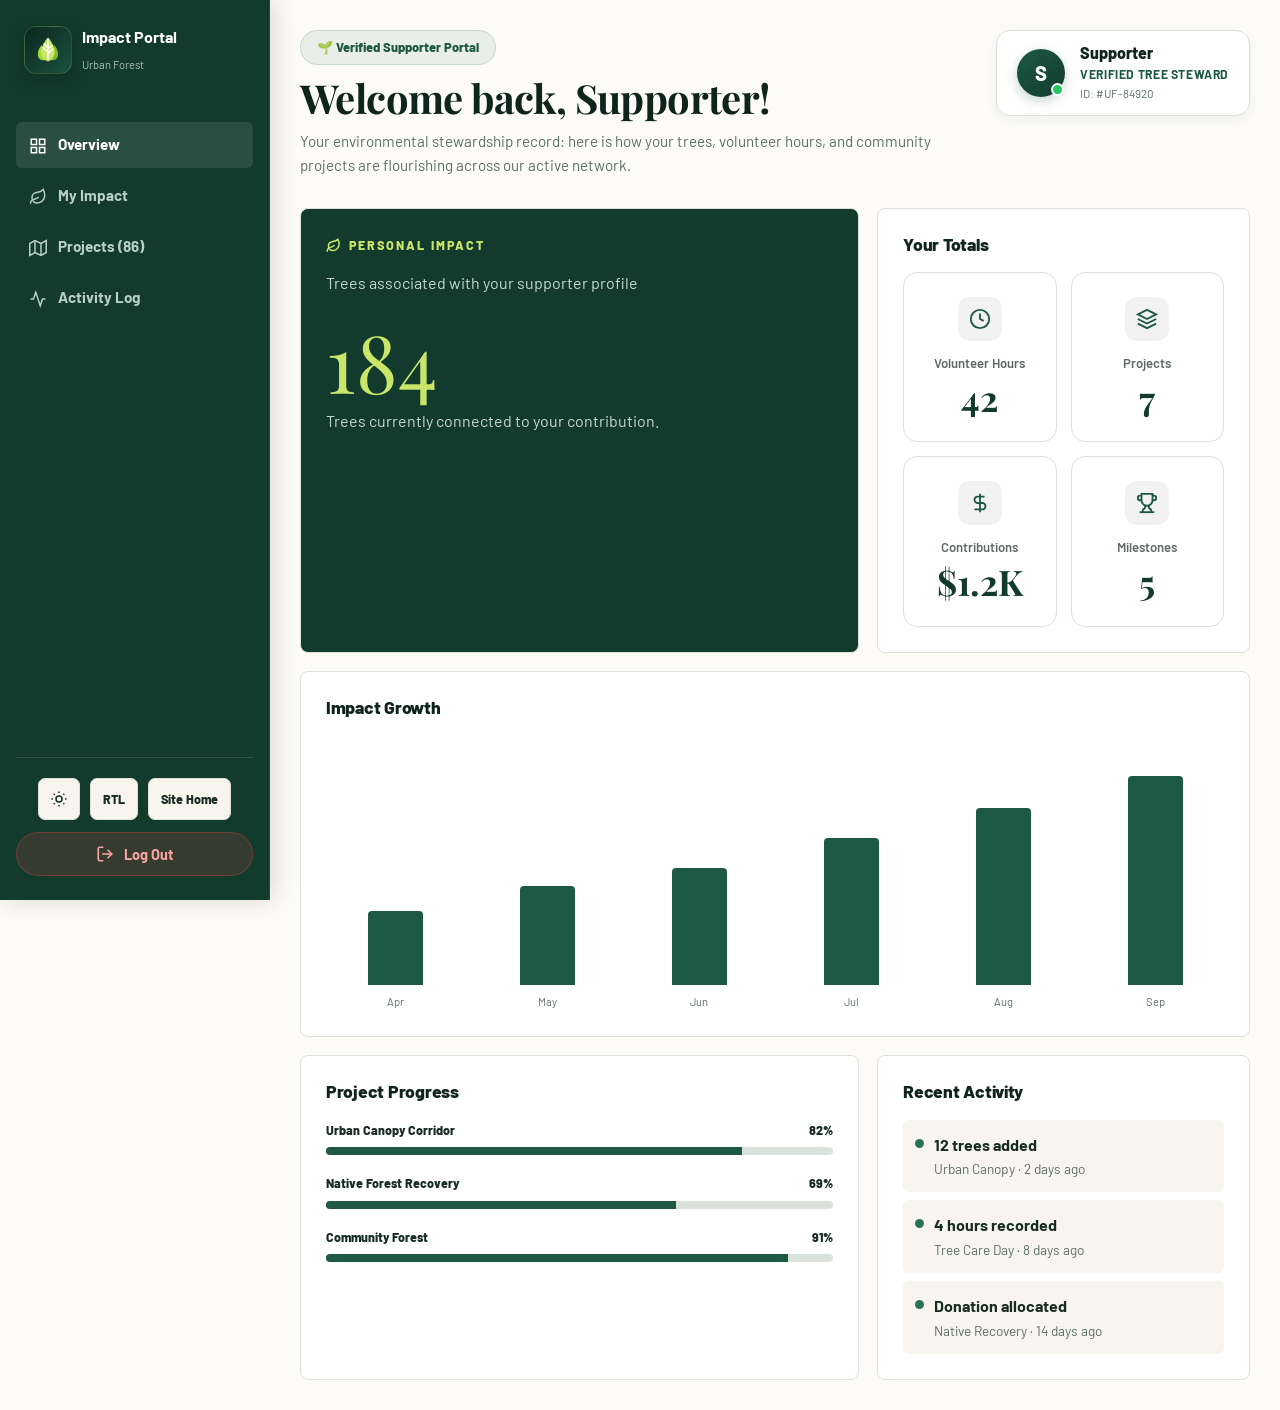
<file: dashboard.html>
<!DOCTYPE html>
<html lang="en">
<head>
  <meta charset="UTF-8">
  <meta name="viewport" content="width=device-width, initial-scale=1.0">
  <title>Supporter Impact Portal | Urban Forest</title>
  <meta name="description" content="View your personal environmental impact, track established trees, review volunteer hours, and follow active restoration projects.">
  <link rel="preconnect" href="https://fonts.googleapis.com">
  <link rel="preconnect" href="https://fonts.gstatic.com" crossorigin>
  <link href="https://fonts.googleapis.com/css2?family=Barlow:wght@400;500;600;700;800&family=Playfair+Display:wght@600;700&display=swap" rel="stylesheet">
  <link rel="icon" type="image/svg+xml" href="data:image/svg+xml,%3Csvg xmlns='http://www.w3.org/2000/svg' viewBox='0 0 100 100'%3E%3Crect width='100' height='100' rx='20' fill='%231d5945'/%3E%3Cpath d='M50 15C31 25 22 40 22 55c0 17 12 28 28 28s28-11 28-28c0-15-9-30-28-40Z' fill='%23c9e66b'/%3E%3Cpath d='M50 43v40M50 57 36 46M50 66l15-13' stroke='white' stroke-width='6' stroke-linecap='round'/%3E%3C/svg%3E">
  <link rel="stylesheet" href="assets/css/style.css">
</head>
<body class="dashboard-body">
  <section class="dashboard active" id="dashboard">
    <!-- MOBILE / TAB / 1024 NAVBAR (Visible only on <=1050px mobile, tab & 1024 views) -->
    <header class="dashboard-mobile-nav" id="dashboardMobileNav">
      <div class="dashboard-mobile-nav-inner">
        <a href="index.html" class="logo" title="Back to website home">
          <div class="logo-mark">
            <svg viewBox="0 0 64 64" fill="none" xmlns="http://www.w3.org/2000/svg">
              <path d="M20 22C13 29 10 38 13 47C15 51 20 54 27 52C24 43 24 32 20 22Z" fill="#a2db34"/>
              <path d="M44 22C51 29 54 38 51 47C49 51 44 54 37 52C40 43 40 32 44 22Z" fill="#7ebc27"/>
              <path d="M32 7C22 18 17 31 19 41C21 48 26 53 32 55C38 53 43 48 45 41C47 31 42 18 32 7Z" fill="#c9e66b"/>
              <path d="M32 16V50M32 28L24 20M32 36L22 27M32 31L40 23M32 39L42 30" stroke="#ffffff" stroke-width="2.8" stroke-linecap="round" stroke-linejoin="round"/>
              <circle cx="32" cy="11" r="2" fill="#ffffff"/>
            </svg>
          </div>
          <div class="logo-text">
            <strong>Impact Portal</strong>
            <span>Urban Forest</span>
          </div>
        </a>

        <div class="dashboard-mobile-nav-actions">
          <button class="dashboard-action dashboard-menu" onclick="toggleDashboardMenu()" aria-label="Toggle menu" title="Menu">
            <svg viewBox="0 0 24 24" width="18" height="18" fill="none" stroke="currentColor" stroke-width="2.2" stroke-linecap="round" stroke-linejoin="round">
              <line x1="3" y1="12" x2="21" y2="12"></line>
              <line x1="3" y1="6" x2="21" y2="6"></line>
              <line x1="3" y1="18" x2="21" y2="18"></line>
            </svg>
            <span>Menu</span>
          </button>
        </div>
      </div>

      <!-- MOBILE DRAWER -->
      <div class="dashboard-mobile" id="dashboardMobile">
        <button onclick="mobileDash('overview')">Overview</button>
        <button onclick="mobileDash('impact')">My Impact</button>
        <button onclick="mobileDash('projects')">Projects</button>
        <button onclick="mobileDash('activity')">Activity</button>
        <div style="display: flex; flex-direction: column; gap: 12px; align-items: center; justify-content: center; margin-top: 15px; padding-top: 15px; border-top: 1px solid rgba(255,255,255,0.1); width: 100%;">
          <div style="display: flex; align-items: center; justify-content: center; gap: 10px; width: 100%;">
            <button class="theme-btn" type="button" onclick="toggleTheme()" aria-label="Toggle theme" title="Toggle Theme">
              <svg viewBox="0 0 24 24" fill="none" stroke="currentColor" stroke-width="2">
                <circle cx="12" cy="12" r="4"/>
                <path d="M12 2v2M12 20v2M4.9 4.9l1.4 1.4M17.7 17.7l1.4 1.4M2 12h2M20 12h2M4.9 19.1l1.4-1.4M17.7 6.3l1.4-1.4"/>
              </svg>
            </button>
            <button class="nav-control" type="button" onclick="toggleRTL()" title="Toggle RTL">RTL</button>
          </div>
          <button class="btn btn-lime" type="button" onclick="logout()" style="padding: 10px 20px; font-size: 0.88rem; width: 100%; max-width: 190px; justify-content: center; text-align: center;">Logout</button>
        </div>
      </div>
    </header>

    <div class="dashboard-shell">
      <!-- STICKY SIDEBAR -->
      <aside class="dashboard-side" id="dashboardSidebar">
        <div class="dashboard-side-top">
          <a href="index.html" class="dashboard-logo" title="Back to website home">
            <div class="logo-mark">
              <svg viewBox="0 0 64 64" fill="none" xmlns="http://www.w3.org/2000/svg">
                <path d="M20 22C13 29 10 38 13 47C15 51 20 54 27 52C24 43 24 32 20 22Z" fill="#a2db34"/>
                <path d="M44 22C51 29 54 38 51 47C49 51 44 54 37 52C40 43 40 32 44 22Z" fill="#7ebc27"/>
                <path d="M32 7C22 18 17 31 19 41C21 48 26 53 32 55C38 53 43 48 45 41C47 31 42 18 32 7Z" fill="#c9e66b"/>
                <path d="M32 16V50M32 28L24 20M32 36L22 27M32 31L40 23M32 39L42 30" stroke="#ffffff" stroke-width="2.8" stroke-linecap="round" stroke-linejoin="round"/>
                <circle cx="32" cy="11" r="2" fill="#ffffff"/>
              </svg>
            </div>
            <div>
              <strong>Impact Portal</strong>
              <small>Urban Forest</small>
            </div>
          </a>

          <nav class="dashboard-nav">
            <button class="active" data-tab="overview" onclick="dashTab('overview', this)">
              <svg viewBox="0 0 24 24" width="18" height="18" fill="none" stroke="currentColor" stroke-width="2" style="display:inline-block;vertical-align:middle;margin-right:8px;"><rect x="3" y="3" width="7" height="7"></rect><rect x="14" y="3" width="7" height="7"></rect><rect x="14" y="14" width="7" height="7"></rect><rect x="3" y="14" width="7" height="7"></rect></svg>
              <span>Overview</span>
            </button>
            <button data-tab="impact" onclick="dashTab('impact', this)">
              <svg viewBox="0 0 24 24" width="18" height="18" fill="none" stroke="currentColor" stroke-width="2" style="display:inline-block;vertical-align:middle;margin-right:8px;"><path d="M11 20A7 7 0 0 1 9.8 6.1C15.5 5 17 4.48 19 2c1 2 2 4.18 2 8 0 5.5-4.78 10-10 10Z"/><path d="M2 21c0-3 1.85-5.36 5.08-6C9.5 14.52 12 13 13 12"/></svg>
              <span>My Impact</span>
            </button>
            <button data-tab="projects" onclick="dashTab('projects', this)">
              <svg viewBox="0 0 24 24" width="18" height="18" fill="none" stroke="currentColor" stroke-width="2" style="display:inline-block;vertical-align:middle;margin-right:8px;"><polygon points="1 6 1 22 8 18 16 22 23 18 23 2 16 6 8 2 1 6"></polygon><line x1="8" y1="2" x2="8" y2="18"></line><line x1="16" y1="6" x2="16" y2="22"></line></svg>
              <span>Projects (86)</span>
            </button>
            <button data-tab="activity" onclick="dashTab('activity', this)">
              <svg viewBox="0 0 24 24" width="18" height="18" fill="none" stroke="currentColor" stroke-width="2" style="display:inline-block;vertical-align:middle;margin-right:8px;"><polyline points="22 12 18 12 15 21 9 3 6 12 2 12"></polyline></svg>
              <span>Activity Log</span>
            </button>
          </nav>
        </div>

        <!-- LOGOUT OPTION AT THE BOTTOM OF THE SIDEBAR -->
        <div class="dashboard-side-bottom">
          <div class="side-utility-row">
            <button class="theme-btn" type="button" onclick="toggleTheme()" aria-label="Toggle theme" title="Toggle Theme">
              <svg viewBox="0 0 24 24" fill="none" stroke="currentColor" stroke-width="2">
                <circle cx="12" cy="12" r="4"/>
                <path d="M12 2v2M12 20v2M4.9 4.9l1.4 1.4M17.7 17.7l1.4 1.4M2 12h2M20 12h2M4.9 19.1l1.4-1.4M17.7 6.3l1.4-1.4"/>
              </svg>
            </button>
            <button class="nav-control" type="button" onclick="toggleRTL()" title="Toggle RTL">RTL</button>
            <a href="index.html" class="nav-control" title="Return to public site">Site Home</a>
          </div>

          <button class="btn-logout-side" type="button" onclick="logout()" title="Log out of portal">
            <svg viewBox="0 0 24 24" width="18" height="18" fill="none" stroke="currentColor" stroke-width="2.2" stroke-linecap="round" stroke-linejoin="round">
              <path d="M9 21H5a2 2 0 0 1-2-2V5a2 2 0 0 1 2-2h4"></path>
              <polyline points="16 17 21 12 16 7"></polyline>
              <line x1="21" y1="12" x2="9" y2="12"></line>
            </svg>
            <span>Log Out</span>
          </button>
        </div>
      </aside>

      <!-- MAIN CONTENT -->
      <main class="dashboard-main">
        <!-- TOP BAR: Welcome Message on Left, Profile Section on Top-Right -->
        <div class="dashboard-top-bar">
          <div class="dashboard-welcome-col">
            <span class="dashboard-welcome-pill">🌱 Verified Supporter Portal</span>
            <h1 class="dashboard-welcome-title">Welcome back, <span id="dashboardName">Supporter</span>!</h1>
            <p class="dashboard-welcome-desc">
              Your environmental stewardship record: here is how your trees, volunteer hours, and community projects are flourishing across our active network.
            </p>
          </div>

          <!-- PROFILE SECTION IN TOP-RIGHT CORNER -->
          <div class="dashboard-profile-card">
            <div class="profile-avatar">
              <span id="profileAvatarInitial">S</span>
              <span class="profile-status-dot" title="Active Supporter"></span>
            </div>
            <div class="profile-details">
              <strong class="profile-name" id="profileFullName">Supporter</strong>
              <span class="profile-role">Verified Tree Steward</span>
              <span class="profile-id">ID: #UF-84920</span>
            </div>
          </div>
        </div>

        <!-- TAB 1: OVERVIEW -->
        <section class="dashboard-tab active" id="dash-overview">
          <div class="dashboard-grid">
            <div class="dashboard-card impact-highlight">
              <span class="eyebrow">Personal Impact</span>
              <p>Trees associated with your supporter profile</p>
              <div class="impact-number">184</div>
              <p>Trees currently connected to your contribution.</p>
            </div>

            <div class="dashboard-card">
              <h3>Your Totals</h3>
              <div class="small-stat-grid">
                <div class="small-stat">
                  <div class="small-stat-icon">
                    <svg viewBox="0 0 24 24" fill="none" stroke="currentColor" stroke-width="2">
                      <circle cx="12" cy="12" r="10"></circle>
                      <polyline points="12 6 12 12 16 14"></polyline>
                    </svg>
                  </div>
                  <span>Volunteer Hours</span>
                  <strong>42</strong>
                </div>
                <div class="small-stat">
                  <div class="small-stat-icon">
                    <svg viewBox="0 0 24 24" fill="none" stroke="currentColor" stroke-width="2">
                      <polygon points="12 2 2 7 12 12 22 7 12 2"></polygon>
                      <polyline points="2 17 12 22 22 17"></polyline>
                      <polyline points="2 12 12 17 22 12"></polyline>
                    </svg>
                  </div>
                  <span>Projects</span>
                  <strong>7</strong>
                </div>
                <div class="small-stat">
                  <div class="small-stat-icon">
                    <svg viewBox="0 0 24 24" fill="none" stroke="currentColor" stroke-width="2">
                      <path d="M12 2v20M17 5H9.5a3.5 3.5 0 0 0 0 7h5a3.5 3.5 0 0 1 0 7H6"></path>
                    </svg>
                  </div>
                  <span>Contributions</span>
                  <strong>$1.2K</strong>
                </div>
                <div class="small-stat">
                  <div class="small-stat-icon">
                    <svg viewBox="0 0 24 24" fill="none" stroke="currentColor" stroke-width="2">
                      <path d="M6 9H4.5a2.5 2.5 0 0 1 0-5H6"></path>
                      <path d="M18 9h1.5a2.5 2.5 0 0 0 0-5H18"></path>
                      <path d="M4 22h16"></path>
                      <path d="M10 14.66V17c0 .55-.47.98-.97 1.21C7.85 18.75 7 20.24 7 22"></path>
                      <path d="M14 14.66V17c0 .55.47.98.97 1.21C16.15 18.75 17 20.24 17 22"></path>
                      <path d="M18 2H6v7a6 6 0 0 0 12 0V2z"></path>
                    </svg>
                  </div>
                  <span>Milestones</span>
                  <strong>5</strong>
                </div>
              </div>
            </div>
          </div>

          <div class="dashboard-card dashboard-wide">
            <h3>Impact Growth</h3>
            <div class="chart">
              <div class="chart-bar-wrap">
                <div class="chart-bar" style="height:32%;"></div>
              </div>
              <div class="chart-bar-wrap">
                <div class="chart-bar" style="height:43%;"></div>
              </div>
              <div class="chart-bar-wrap">
                <div class="chart-bar" style="height:51%;"></div>
              </div>
              <div class="chart-bar-wrap">
                <div class="chart-bar" style="height:64%;"></div>
              </div>
              <div class="chart-bar-wrap">
                <div class="chart-bar" style="height:77%;"></div>
              </div>
              <div class="chart-bar-wrap">
                <div class="chart-bar" style="height:91%;"></div>
              </div>
            </div>
            <div class="chart-labels">
              <span>Apr</span>
              <span>May</span>
              <span>Jun</span>
              <span>Jul</span>
              <span>Aug</span>
              <span>Sep</span>
            </div>
          </div>

          <div class="dashboard-grid dashboard-wide">
            <div class="dashboard-card">
              <h3>Project Progress</h3>
              <div class="progress-item">
                <div class="progress-head">
                  <span>Urban Canopy Corridor</span>
                  <span>82%</span>
                </div>
                <div class="progress">
                  <span style="width:82%;"></span>
                </div>
              </div>

              <div class="progress-item">
                <div class="progress-head">
                  <span>Native Forest Recovery</span>
                  <span>69%</span>
                </div>
                <div class="progress">
                  <span style="width:69%;"></span>
                </div>
              </div>

              <div class="progress-item">
                <div class="progress-head">
                  <span>Community Forest</span>
                  <span>91%</span>
                </div>
                <div class="progress">
                  <span style="width:91%;"></span>
                </div>
              </div>
            </div>

            <div class="dashboard-card">
              <h3>Recent Activity</h3>
              <div class="activity-list">
                <div class="activity-item">
                  <div class="activity-dot"></div>
                  <div>
                    <strong>12 trees added</strong>
                    <p style="font-size:0.85rem;">Urban Canopy · 2 days ago</p>
                  </div>
                </div>
                <div class="activity-item">
                  <div class="activity-dot"></div>
                  <div>
                    <strong>4 hours recorded</strong>
                    <p style="font-size:0.85rem;">Tree Care Day · 8 days ago</p>
                  </div>
                </div>
                <div class="activity-item">
                  <div class="activity-dot"></div>
                  <div>
                    <strong>Donation allocated</strong>
                    <p style="font-size:0.85rem;">Native Recovery · 14 days ago</p>
                  </div>
                </div>
              </div>
            </div>
          </div>
        </section>

        <!-- TAB 2: MY IMPACT -->
        <section class="dashboard-tab" id="dash-impact">
          <div class="center">
            <span class="eyebrow">My Impact</span>
            <h2>Your restoration record.</h2>
            <p style="margin-top:10px;">
              Review your contribution across trees, projects and volunteer activity.
            </p>
          </div>

          <div class="small-stat-grid" style="margin-top:35px;">
            <div class="small-stat">
              <div class="small-stat-icon">
                <svg viewBox="0 0 24 24" fill="none" stroke="currentColor" stroke-width="2">
                  <path d="M12 2L3 9h3v11h12V9h3L12 2z"></path>
                </svg>
              </div>
              <span>Trees Supported</span>
              <strong>184</strong>
            </div>

            <div class="small-stat">
              <div class="small-stat-icon">
                <svg viewBox="0 0 24 24" fill="none" stroke="currentColor" stroke-width="2">
                  <circle cx="12" cy="12" r="10"></circle>
                  <polyline points="12 6 12 12 16 14"></polyline>
                </svg>
              </div>
              <span>Volunteer Hours</span>
              <strong>42</strong>
            </div>

            <div class="small-stat">
              <div class="small-stat-icon">
                <svg viewBox="0 0 24 24" fill="none" stroke="currentColor" stroke-width="2">
                  <polygon points="12 2 2 7 12 12 22 7 12 2"></polygon>
                  <polyline points="2 17 12 22 22 17"></polyline>
                  <polyline points="2 12 12 17 22 12"></polyline>
                </svg>
              </div>
              <span>Projects Joined</span>
              <strong>7</strong>
            </div>

            <div class="small-stat">
              <div class="small-stat-icon">
                <svg viewBox="0 0 24 24" fill="none" stroke="currentColor" stroke-width="2">
                  <path d="M11 20A7 7 0 0 1 9.8 6.1C15.5 5 17 4.48 19 2c1 2 2 4.18 2 8 0 5.5-4.78 10-10 10Z"></path>
                  <path d="M2 21c0-3 1.85-5.36 5.08-6C9.5 14.52 12 13 13 12"></path>
                </svg>
              </div>
              <span>Restoration Benefit</span>
              <strong>3.8t CO₂</strong>
            </div>
          </div>

          <div class="dashboard-card dashboard-wide">
            <h3>Contribution History</h3>
            <div style="overflow-x:auto;">
              <table style="width:100%;border-collapse:collapse;min-width:650px;">
                <thead>
                  <tr style="text-align:left;border-bottom:1px solid var(--border);">
                    <th style="padding:13px;">Date</th>
                    <th style="padding:13px;">Activity</th>
                    <th style="padding:13px;">Project</th>
                    <th style="padding:13px;">Impact</th>
                    <th style="padding:13px;">Status</th>
                  </tr>
                </thead>
                <tbody>
                  <tr style="border-bottom:1px solid var(--border);">
                    <td style="padding:13px;">Sep 12</td>
                    <td style="padding:13px;">Donation</td>
                    <td style="padding:13px;">Urban Canopy</td>
                    <td style="padding:13px;">12 trees</td>
                    <td style="padding:13px;"><span style="color:var(--green);font-weight:700;">Allocated</span></td>
                  </tr>
                  <tr style="border-bottom:1px solid var(--border);">
                    <td style="padding:13px;">Aug 29</td>
                    <td style="padding:13px;">Volunteer</td>
                    <td style="padding:13px;">Tree Care</td>
                    <td style="padding:13px;">4 hours</td>
                    <td style="padding:13px;"><span style="color:var(--green);font-weight:700;">Recorded</span></td>
                  </tr>
                  <tr style="border-bottom:1px solid var(--border);">
                    <td style="padding:13px;">Aug 14</td>
                    <td style="padding:13px;">Donation</td>
                    <td style="padding:13px;">Native Recovery</td>
                    <td style="padding:13px;">20 trees</td>
                    <td style="padding:13px;"><span style="color:var(--green);font-weight:700;">Planted</span></td>
                  </tr>
                </tbody>
              </table>
            </div>
          </div>
        </section>

        <!-- TAB 3: PROJECTS -->
        <section class="dashboard-tab" id="dash-projects">
          <div class="center">
            <span class="eyebrow">Projects</span>
            <h2>Where your contribution is growing.</h2>
          </div>

          <div class="cards-3" style="margin-top:35px;">
            <div class="image-card">
              <div class="image-card-image">
                <img src="assets/images/riverbed-corridor.jpg" alt="Riverfront Riparian Sanctuary in Portland">
              </div>
              <div class="image-card-body">
                <span style="font-size:0.75rem;font-weight:700;color:var(--green-light);text-transform:uppercase;">📍 Portland, OR</span>
                <h3>Riverfront Riparian Sanctuary</h3>
                <p>Site Total: 15,200 Trees • Your impact: 68 trees</p>
                <div class="progress" style="margin-top:12px;">
                  <span style="width:100%;"></span>
                </div>
              </div>
            </div>

            <div class="image-card">
              <div class="image-card-image">
                <img src="assets/images/mountain-forest.jpg" alt="Cascade Watershed Recovery in Seattle">
              </div>
              <div class="image-card-body">
                <span style="font-size:0.75rem;font-weight:700;color:var(--green-light);text-transform:uppercase;">📍 Seattle, WA</span>
                <h3>Cascade Watershed Recovery</h3>
                <p>Site Total: 22,400 Trees • Your impact: 74 trees</p>
                <div class="progress" style="margin-top:12px;">
                  <span style="width:96%;"></span>
                </div>
              </div>
            </div>

            <div class="image-card">
              <div class="image-card-image">
                <img src="assets/images/urban-canopy.jpg" alt="Oakland Southside Shade Canopy">
              </div>
              <div class="image-card-body">
                <span style="font-size:0.75rem;font-weight:700;color:var(--green-light);text-transform:uppercase;">📍 Oakland, CA</span>
                <h3>Southside Schoolyard Canopy</h3>
                <p>Site Total: 4,850 Trees • Your impact: 42 trees</p>
                <div class="progress" style="margin-top:12px;">
                  <span style="width:88%;"></span>
                </div>
              </div>
            </div>
          </div>
        </section>

        <!-- TAB 4: ACTIVITY -->
        <section class="dashboard-tab" id="dash-activity">
          <div class="center">
            <span class="eyebrow">Activity</span>
            <h2>Your supporter activity.</h2>
          </div>

          <div class="dashboard-grid" style="margin-top:35px;">
            <div class="dashboard-card">
              <h3>Volunteer History</h3>
              <div class="activity-list">
                <div class="activity-item">
                  <div class="activity-dot"></div>
                  <div>
                    <strong>Neighborhood Canopy Day</strong>
                    <p style="font-size:0.85rem;">4 hours · Tree planting</p>
                  </div>
                </div>
                <div class="activity-item">
                  <div class="activity-dot"></div>
                  <div>
                    <strong>Young Tree Care</strong>
                    <p style="font-size:0.85rem;">3 hours · Maintenance</p>
                  </div>
                </div>
                <div class="activity-item">
                  <div class="activity-dot"></div>
                  <div>
                    <strong>Tree Health Survey</strong>
                    <p style="font-size:0.85rem;">5 hours · Monitoring</p>
                  </div>
                </div>
              </div>
            </div>

            <div class="dashboard-card">
              <h3>Next Milestone</h3>
              <p>Reach 50 volunteer hours to complete the Community Steward milestone.</p>
              <div class="progress" style="margin-top:25px;">
                <span style="width:84%;"></span>
              </div>
              <strong style="display:block;color:var(--green);margin-top:7px;font-size:1.1rem;">
                42 / 50 hours
              </strong>
              <a href="volunteer.html" class="btn btn-green" style="width:100%;margin-top:20px;">
                Find Next Event
              </a>
            </div>
          </div>
        </section>
      </main>
    </div>
  </section>

  <div class="toast" id="toast"></div>
  <script src="assets/js/main.js"></script>
  <script src="assets/js/dashboard.js"></script>
</body>
</html>
</file>
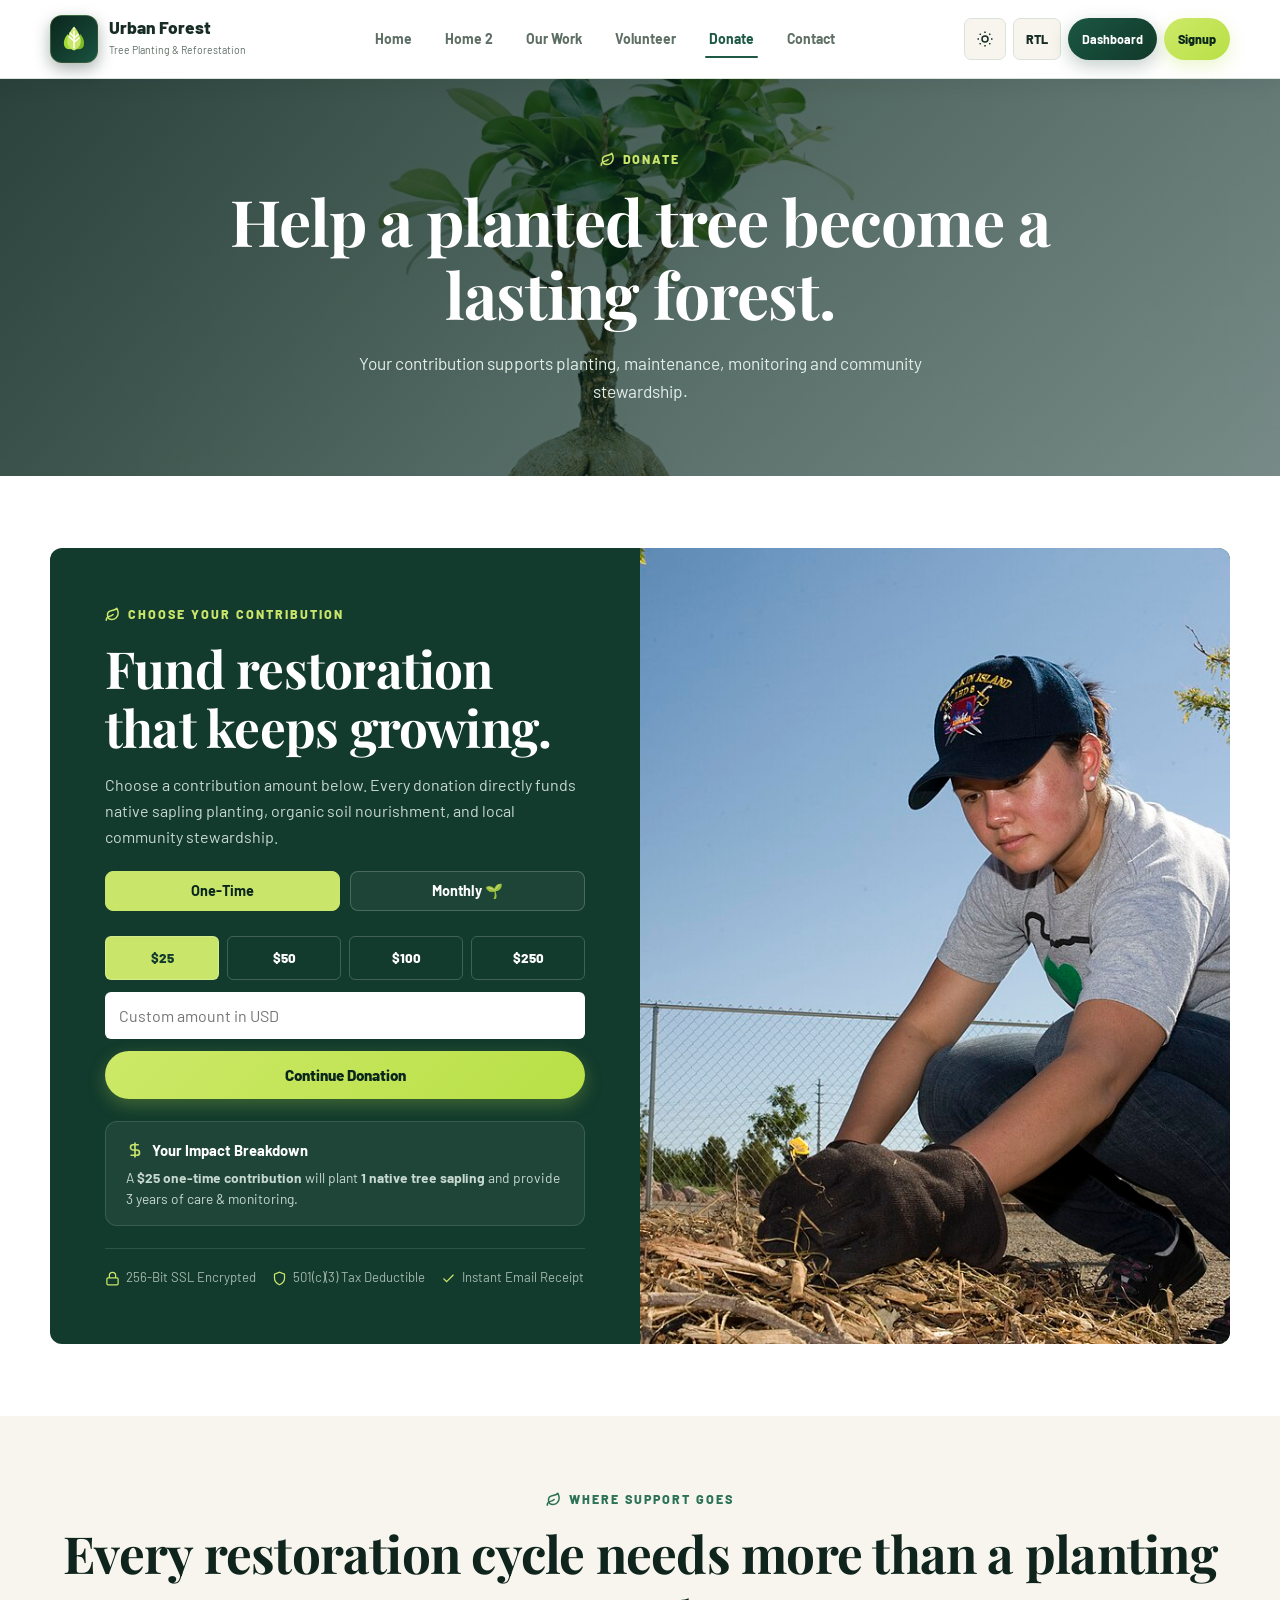
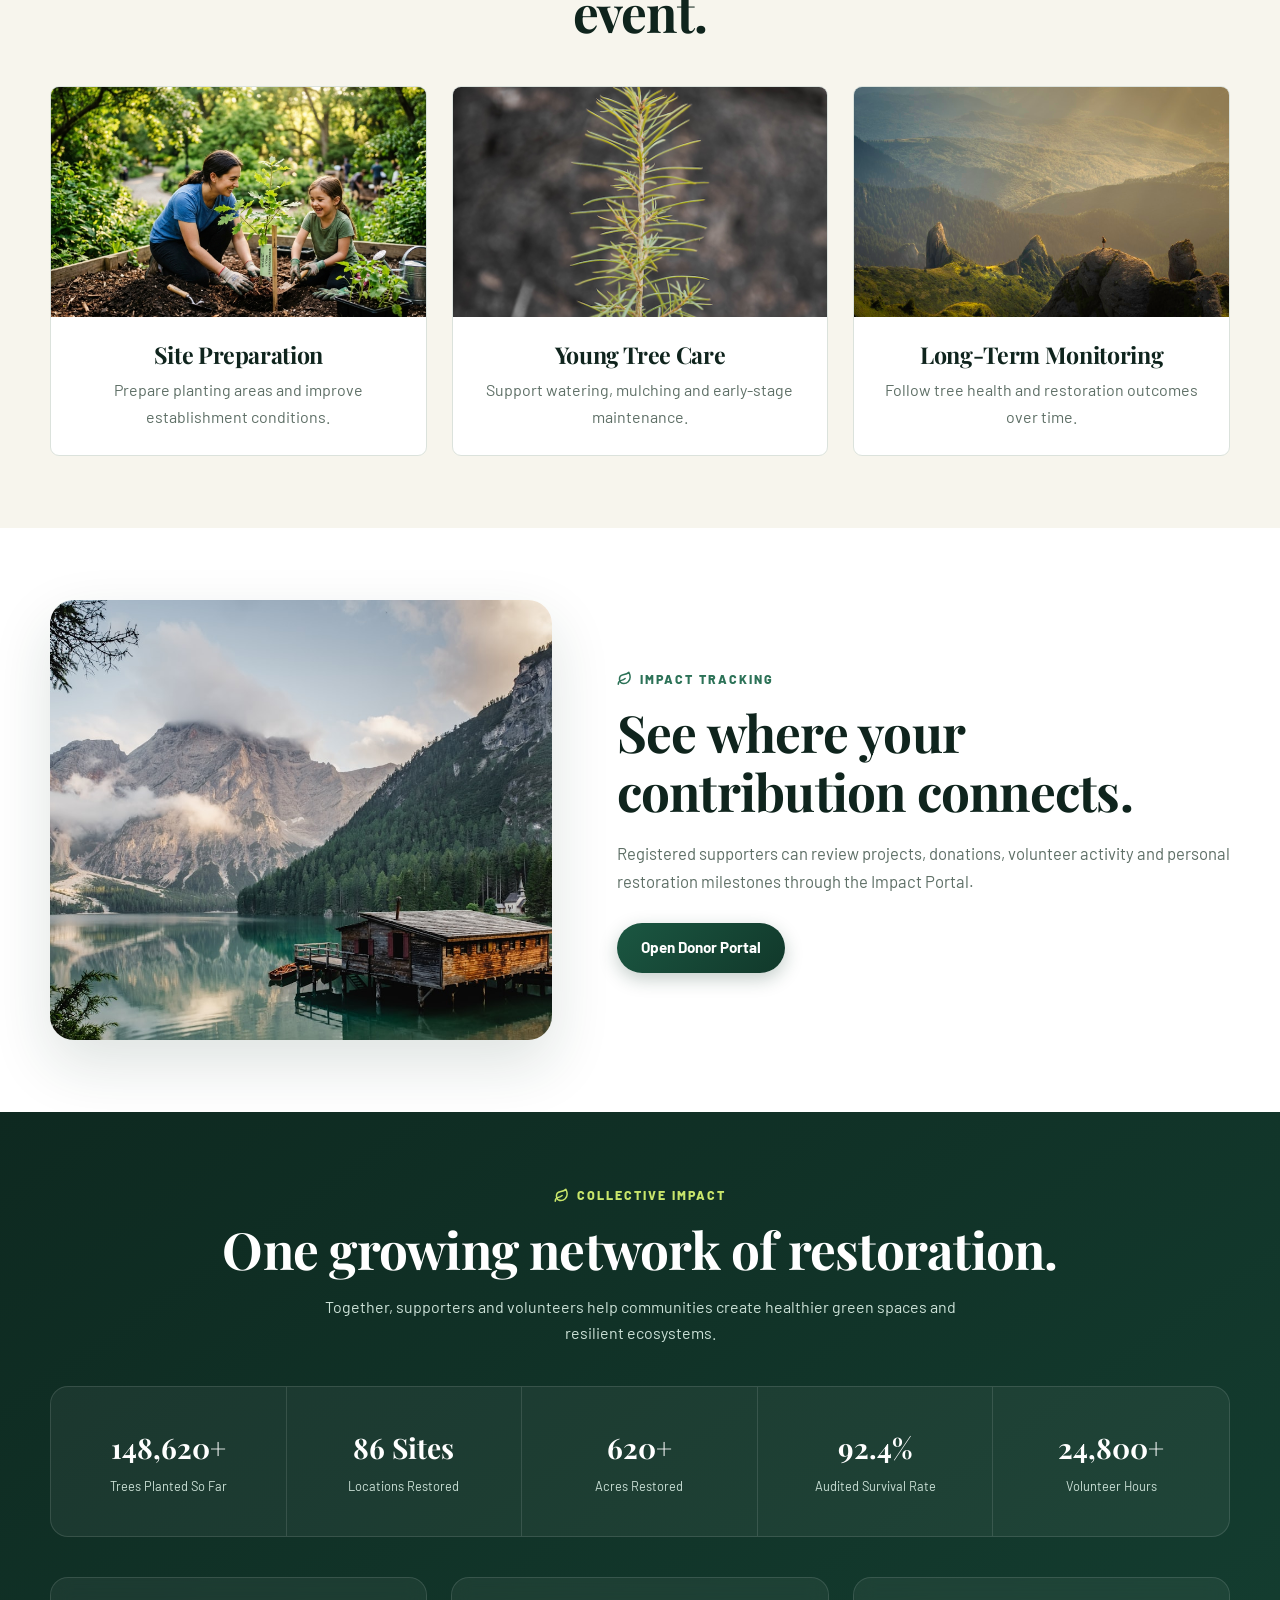
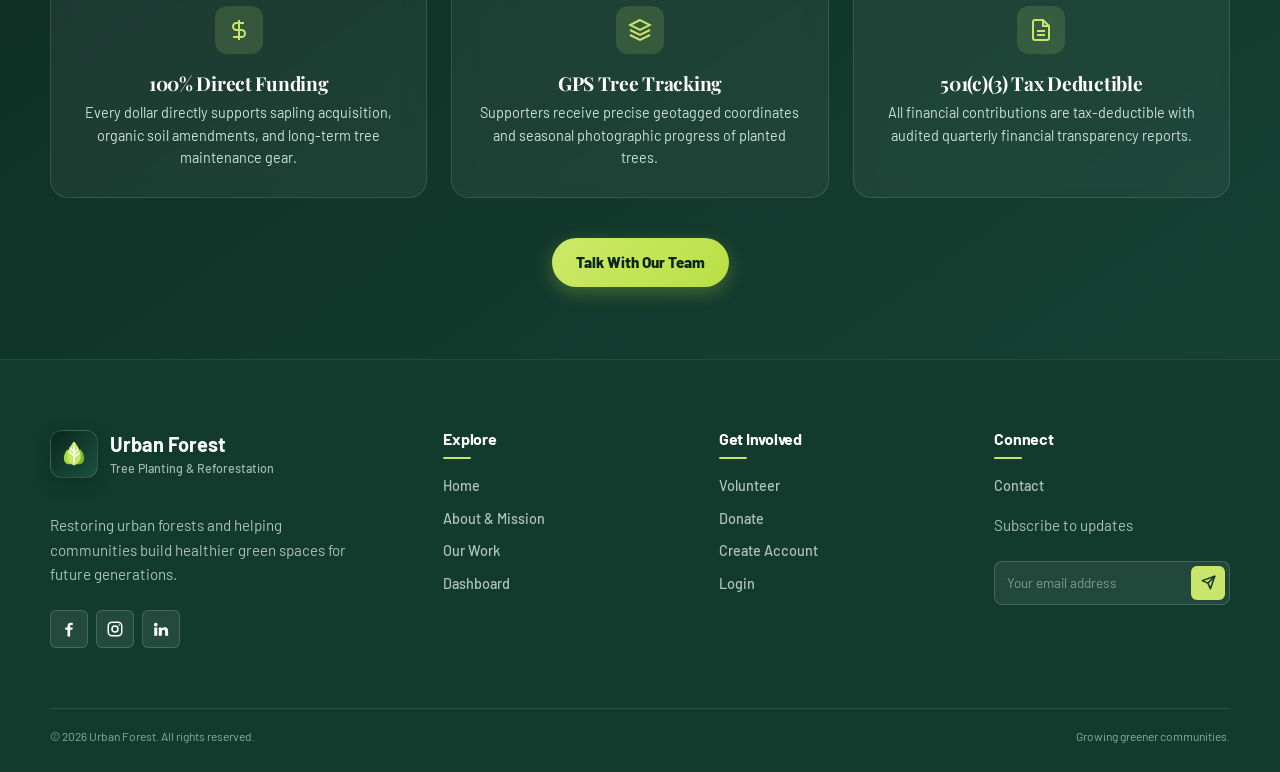
<file: donate.html>
<!DOCTYPE html>
<html lang="en">
<head>
  <meta charset="UTF-8">
  <meta name="viewport" content="width=device-width, initial-scale=1.0">
  <title>Donate | Urban Forest</title>
  <meta name="description" content="Support urban reforestation and tree planting programs. Your donation helps fund saplings, tree care, and monitoring.">
  <link rel="preconnect" href="https://fonts.googleapis.com">
  <link rel="preconnect" href="https://fonts.gstatic.com" crossorigin>
  <link href="https://fonts.googleapis.com/css2?family=Barlow:wght@400;500;600;700;800&family=Playfair+Display:wght@600;700&display=swap" rel="stylesheet">
  <link rel="icon" type="image/svg+xml" href="data:image/svg+xml,%3Csvg xmlns='http://www.w3.org/2000/svg' viewBox='0 0 100 100'%3E%3Crect width='100' height='100' rx='20' fill='%231d5945'/%3E%3Cpath d='M50 15C31 25 22 40 22 55c0 17 12 28 28 28s28-11 28-28c0-15-9-30-28-40Z' fill='%23c9e66b'/%3E%3Cpath d='M50 43v40M50 57 36 46M50 66l15-13' stroke='white' stroke-width='6' stroke-linecap='round'/%3E%3C/svg%3E">
  <link rel="stylesheet" href="assets/css/style.css">
</head>
<body>

  <!-- =========================================================
  HEADER & NAVBAR
  ========================================================= -->
  <header class="header" id="siteHeader">
    <div class="container">
      <nav class="navbar">
        <a href="index.html" class="logo" title="Urban Forest Home">
          <div class="logo-mark">
            <svg viewBox="0 0 64 64" fill="none" xmlns="http://www.w3.org/2000/svg">
              <path d="M20 22C13 29 10 38 13 47C15 51 20 54 27 52C24 43 24 32 20 22Z" fill="#a2db34"/>
              <path d="M44 22C51 29 54 38 51 47C49 51 44 54 37 52C40 43 40 32 44 22Z" fill="#7ebc27"/>
              <path d="M32 7C22 18 17 31 19 41C21 48 26 53 32 55C38 53 43 48 45 41C47 31 42 18 32 7Z" fill="#c9e66b"/>
              <path d="M32 16V50M32 28L24 20M32 36L22 27M32 31L40 23M32 39L42 30" stroke="#ffffff" stroke-width="2.8" stroke-linecap="round" stroke-linejoin="round"/>
              <circle cx="32" cy="11" r="2" fill="#ffffff"/>
            </svg>
          </div>
          <div class="logo-text">
            <strong>Urban Forest</strong>
            <span>Tree Planting & Reforestation</span>
          </div>
        </a>

        <div class="nav-links">
          <a href="index.html" class="nav-link">Home</a>
          <a href="home2.html" class="nav-link">Home 2</a>
          <a href="work.html" class="nav-link">Our Work</a>
          <a href="volunteer.html" class="nav-link">Volunteer</a>
          <a href="donate.html" class="nav-link active">Donate</a>
          <a href="contact.html" class="nav-link">Contact</a>
        </div>

        <div class="nav-actions">
          <button class="theme-btn" onclick="toggleTheme()" aria-label="Toggle theme" title="Theme">
            <svg viewBox="0 0 24 24" fill="none" stroke="currentColor" stroke-width="2">
              <circle cx="12" cy="12" r="4"/>
              <path d="M12 2v2M12 20v2M4.9 4.9l1.4 1.4M17.7 17.7l1.4 1.4M2 12h2M20 12h2M4.9 19.1l1.4-1.4M17.7 6.3l1.4-1.4"/>
            </svg>
          </button>
          <button class="nav-control" onclick="toggleRTL()" title="RTL Layout">RTL</button>
          <a href="dashboard.html" class="btn btn-green nav-dashboard">Dashboard</a>
          <a href="signup.html" class="btn btn-lime nav-signup">Signup</a>
          <button class="menu-btn" onclick="toggleMenu()" aria-label="Open menu" title="Menu">
            <svg viewBox="0 0 24 24" fill="none" stroke="currentColor" stroke-width="2">
              <path d="M4 6h16M4 12h16M4 18h16"/>
            </svg>
          </button>
        </div>
      </nav>

      <div class="mobile-menu" id="mobileMenu">
        <a href="index.html">Home</a>
        <a href="home2.html">Home 2</a>
        <a href="work.html">Our Work</a>
        <a href="volunteer.html">Volunteer</a>
        <a href="donate.html" class="active">Donate</a>
        <a href="contact.html">Contact</a>
        <div class="mobile-menu-divider" aria-hidden="true"></div>
        <button class="mobile-control" onclick="toggleTheme();closeMenu()">Theme</button>
        <button class="mobile-control" onclick="toggleRTL();closeMenu()">RTL</button>
        <a href="dashboard.html" class="mobile-control mobile-dashboard">Dashboard</a>
        <a href="signup.html" class="mobile-control mobile-signup">Signup</a>
      </div>
    </div>
  </header>

  <main>
    <!-- =========================================================
    INNER HERO
    ========================================================= -->
    <section class="inner-hero hero-donate">
      <div class="container inner-layout">
        <div class="reveal">
          <span class="eyebrow">Donate</span>
          <h1>Help a planted tree become a lasting forest.</h1>
          <p>
            Your contribution supports planting, maintenance,
            monitoring and community stewardship.
          </p>
        </div>
      </div>
    </section>

    <!-- =========================================================
    DONATION WIDGET
    ========================================================= -->
    <section class="section">
      <div class="container">
        <div class="donation-box reveal">
          <div class="donation-content">
            <span class="eyebrow">Choose Your Contribution</span>
            <h2>Fund restoration that keeps growing.</h2>
            <p>
              Choose a contribution amount below. Every donation directly funds native sapling planting, organic soil nourishment, and local community stewardship.
            </p>

            <!-- Donation Frequency Toggle -->
            <div class="donation-frequency">
              <button class="freq-btn active" onclick="setFrequency(this, 'one-time')">One-Time</button>
              <button class="freq-btn" onclick="setFrequency(this, 'monthly')">Monthly 🌱</button>
            </div>

            <!-- Preset Amounts -->
            <div class="amounts">
              <button class="amount active" onclick="chooseAmount(this, 25)">$25</button>
              <button class="amount" onclick="chooseAmount(this, 50)">$50</button>
              <button class="amount" onclick="chooseAmount(this, 100)">$100</button>
              <button class="amount" onclick="chooseAmount(this, 250)">$250</button>
            </div>
            
            <input id="customAmount" class="custom-amount" type="number" placeholder="Custom amount in USD" oninput="updateImpactNote()">
            <button class="btn btn-lime" onclick="donate()" style="width: 100%; justify-content: center;">Continue Donation</button>

            <!-- Live Impact Breakdown Note -->
            <div class="donation-impact-note">
              <div style="display:flex; align-items:center; gap:8px; margin-bottom:6px;">
                <svg width="18" height="18" viewBox="0 0 24 24" fill="none" stroke="var(--lime)" stroke-width="2.2"><path d="M12 2v20M17 5H9.5a3.5 3.5 0 0 0 0 7h5a3.5 3.5 0 0 1 0 7H6"/></svg>
                <strong style="color:#ffffff; font-size:0.92rem;">Your Impact Breakdown</strong>
              </div>
              <p id="impactNoteText" style="margin:0; font-size:0.86rem; color:#c6d8d0; line-height: 1.5;">
                A <strong>$25 one-time contribution</strong> will plant <strong>1 native tree sapling</strong> and provide 3 years of care & monitoring.
              </p>
            </div>

            <!-- Security & Transparency Badges -->
            <div class="donation-trust-badges">
              <span>
                <svg width="15" height="15" viewBox="0 0 24 24" fill="none" stroke="var(--lime)" stroke-width="2"><rect x="3" y="11" width="18" height="11" rx="2" ry="2"/><path d="M7 11V7a5 5 0 0 1 10 0v4"/></svg>
                256-Bit SSL Encrypted
              </span>
              <span>
                <svg width="15" height="15" viewBox="0 0 24 24" fill="none" stroke="var(--lime)" stroke-width="2"><path d="M12 22s8-4 8-10V5l-8-3-8 3v7c0 6 8 10 8 10z"/></svg>
                501(c)(3) Tax Deductible
              </span>
              <span>
                <svg width="15" height="15" viewBox="0 0 24 24" fill="none" stroke="var(--lime)" stroke-width="2"><polyline points="20 6 9 17 4 12"/></svg>
                Instant Email Receipt
              </span>
            </div>
          </div>
          <div class="donation-image">
            <img src="assets/images/volunteers-planting-action.jpg" alt="Dedicated volunteer carefully mulching and planting a native sapling in park">
          </div>
        </div>
      </div>
    </section>

    <!-- =========================================================
    WHERE SUPPORT GOES
    ========================================================= -->
    <section class="section bg-cream">
      <div class="container">
        <div class="center reveal">
          <span class="eyebrow">Where Support Goes</span>
          <h2>Every restoration cycle needs more than a planting event.</h2>
        </div>

        <div class="cards-3" style="margin-top:45px;">
          <div class="image-card reveal">
            <div class="image-card-image">
              <img src="assets/images/tree-planting.jpg" alt="Site preparation and tree planting">
            </div>
            <div class="image-card-body">
              <h3>Site Preparation</h3>
              <p>Prepare planting areas and improve establishment conditions.</p>
            </div>
          </div>

          <div class="image-card reveal">
            <div class="image-card-image">
              <img src="assets/images/planted-sapling-closeup.jpg" alt="Macro view of a newly planted native sapling rooted in soil">
            </div>
            <div class="image-card-body">
              <h3>Young Tree Care</h3>
              <p>Support watering, mulching and early-stage maintenance.</p>
            </div>
          </div>

          <div class="image-card reveal">
            <div class="image-card-image">
              <img src="assets/images/protected-landscape.jpg" alt="Large protected landscape">
            </div>
            <div class="image-card-body">
              <h3>Long-Term Monitoring</h3>
              <p>Follow tree health and restoration outcomes over time.</p>
            </div>
          </div>
        </div>
      </div>
    </section>

    <!-- =========================================================
    IMPACT TRACKING
    ========================================================= -->
    <section class="section">
      <div class="container about-grid">
        <div class="about-image reveal">
          <img src="assets/images/mountain-forest.jpg" alt="Green mountain and forest landscape">
        </div>
        <div class="about-content reveal">
          <span class="eyebrow">Impact Tracking</span>
          <h2>See where your contribution connects.</h2>
          <p>
            Registered supporters can review projects, donations,
            volunteer activity and personal restoration milestones
            through the Impact Portal.
          </p>
          <a href="login.html" class="btn btn-green">Open Donor Portal</a>
        </div>
      </div>
    </section>

    <!-- =========================================================
    COLLECTIVE IMPACT & DONOR GUARANTEES
    ========================================================= -->
    <section class="section bg-green">
      <div class="container center reveal">
        <span class="eyebrow">Collective Impact</span>
        <h2>One growing network of restoration.</h2>
        <p style="max-width:650px;margin:15px auto;color:#c6d8d0;">
          Together, supporters and volunteers help communities create healthier green spaces and resilient ecosystems.
        </p>

        <!-- Impact Counters Bar -->
        <div class="counter-grid counter-grid-5" style="margin: 40px 0; background: rgba(255, 255, 255, 0.05); border-radius: 18px; border: 1px solid rgba(255, 255, 255, 0.12); overflow: hidden;">
          <div class="counter">
            <strong>148,620+</strong>
            <span>Trees Planted So Far</span>
          </div>
          <div class="counter">
            <strong>86 Sites</strong>
            <span>Locations Restored</span>
          </div>
          <div class="counter">
            <strong>620+</strong>
            <span>Acres Restored</span>
          </div>
          <div class="counter">
            <strong>92.4%</strong>
            <span>Audited Survival Rate</span>
          </div>
          <div class="counter">
            <strong>24,800+</strong>
            <span>Volunteer Hours</span>
          </div>
        </div>

        <!-- Donor Guarantees & Transparency -->
        <div class="donor-perks-grid" style="margin-bottom: 40px;">
          <div class="donor-perk-card">
            <div class="donor-perk-icon">
              <svg viewBox="0 0 24 24" fill="none" stroke="currentColor" stroke-width="2">
                <path d="M12 2v20M17 5H9.5a3.5 3.5 0 0 0 0 7h5a3.5 3.5 0 0 1 0 7H6"></path>
              </svg>
            </div>
            <h3>100% Direct Funding</h3>
            <p>Every dollar directly supports sapling acquisition, organic soil amendments, and long-term tree maintenance gear.</p>
          </div>

          <div class="donor-perk-card">
            <div class="donor-perk-icon">
              <svg viewBox="0 0 24 24" fill="none" stroke="currentColor" stroke-width="2">
                <polygon points="12 2 2 7 12 12 22 7 12 2"></polygon>
                <polyline points="2 17 12 22 22 17"></polyline>
                <polyline points="2 12 12 17 22 12"></polyline>
              </svg>
            </div>
            <h3>GPS Tree Tracking</h3>
            <p>Supporters receive precise geotagged coordinates and seasonal photographic progress of planted trees.</p>
          </div>

          <div class="donor-perk-card">
            <div class="donor-perk-icon">
              <svg viewBox="0 0 24 24" fill="none" stroke="currentColor" stroke-width="2">
                <path d="M14 2H6a2 2 0 0 0-2 2v16a2 2 0 0 0 2 2h12a2 2 0 0 0 2-2V8z"></path>
                <polyline points="14 2 14 8 20 8"></polyline>
                <line x1="16" y1="13" x2="8" y2="13"></line>
                <line x1="16" y1="17" x2="8" y2="17"></line>
              </svg>
            </div>
            <h3>501(c)(3) Tax Deductible</h3>
            <p>All financial contributions are tax-deductible with audited quarterly financial transparency reports.</p>
          </div>
        </div>

        <a href="contact.html" class="btn btn-lime">
          Talk With Our Team
        </a>
      </div>
    </section>
  </main>

  <!-- =========================================================
  FOOTER
  ========================================================= -->
  <footer class="footer" id="footer">
    <div class="container">
      <div class="footer-grid">
        <div>
          <a href="index.html" class="logo">
            <div class="logo-mark">
              <svg viewBox="0 0 64 64" fill="none" xmlns="http://www.w3.org/2000/svg">
                <path d="M20 22C13 29 10 38 13 47C15 51 20 54 27 52C24 43 24 32 20 22Z" fill="#a2db34"/>
                <path d="M44 22C51 29 54 38 51 47C49 51 44 54 37 52C40 43 40 32 44 22Z" fill="#7ebc27"/>
                <path d="M32 7C22 18 17 31 19 41C21 48 26 53 32 55C38 53 43 48 45 41C47 31 42 18 32 7Z" fill="#c9e66b"/>
                <path d="M32 16V50M32 28L24 20M32 36L22 27M32 31L40 23M32 39L42 30" stroke="#ffffff" stroke-width="2.8" stroke-linecap="round" stroke-linejoin="round"/>
                <circle cx="32" cy="11" r="2" fill="#ffffff"/>
              </svg>
            </div>
            <div class="logo-text">
              <strong>Urban Forest</strong>
              <span>Tree Planting & Reforestation</span>
            </div>
          </a>
          <p>
            Restoring urban forests and helping communities build
            healthier green spaces for future generations.
          </p>
          <div class="footer-social">
            <a href="#" aria-label="Facebook">
              <svg viewBox="0 0 24 24" fill="white">
                <path d="M13.5 22v-9h3l.5-3h-3.5V8.1c0-.9.3-1.6 1.7-1.6H17V3.8c-.3 0-1.4-.1-2.6-.1-2.6 0-4.4 1.6-4.4 4.5V10H7v3h3v9h3.5z"/>
              </svg>
            </a>
            <a href="#" aria-label="Instagram">
              <svg viewBox="0 0 24 24" fill="none" stroke="white" stroke-width="2">
                <rect x="3" y="3" width="18" height="18" rx="5"/>
                <circle cx="12" cy="12" r="4"/>
                <circle cx="17.5" cy="6.5" r="1" fill="white" stroke="none"/>
              </svg>
            </a>
            <a href="#" aria-label="LinkedIn">
              <svg viewBox="0 0 24 24" fill="white">
                <path d="M5 3.5A2.5 2.5 0 1 0 5 8.5a2.5 2.5 0 0 0 0-5ZM3 10h4v11H3V10Zm6 0h3.8v1.5h.1c.5-1 1.8-2 3.8-2 4.1 0 4.8 2.7 4.8 6.2V21h-4v-4.7c0-1.1 0-3.3-2-3.3s-2.4 1.6-2.4 3.2V21H9V10Z"/>
              </svg>
            </a>
          </div>
        </div>

        <div>
          <h4>Explore</h4>
          <div class="footer-links">
            <a href="index.html">Home</a>
            <a href="home2.html">About & Mission</a>
            <a href="work.html">Our Work</a>
            <a href="dashboard.html">Dashboard</a>
          </div>
        </div>

        <div>
          <h4>Get Involved</h4>
          <div class="footer-links">
            <a href="volunteer.html">Volunteer</a>
            <a href="donate.html">Donate</a>
            <a href="signup.html">Create Account</a>
            <a href="login.html">Login</a>
          </div>
        </div>

        <div>
          <h4>Connect</h4>
          <div class="footer-links">
            <a href="contact.html">Contact</a>
          </div>
          <form class="footer-newsletter-form" onsubmit="newsletter(event)">
            <p class="footer-sub-text">Subscribe to updates</p>
            <div class="footer-input-box">
              <input type="email" placeholder="Your email address" required aria-label="Your email address">
              <button type="submit" aria-label="Subscribe">
                <svg viewBox="0 0 24 24" fill="none" stroke="currentColor" stroke-width="2.5" stroke-linecap="round" stroke-linejoin="round">
                  <line x1="22" y1="2" x2="11" y2="13"></line>
                  <polygon points="22 2 15 22 11 13 2 9 22 2"></polygon>
                </svg>
              </button>
            </div>
          </form>
        </div>
      </div>

      <div class="footer-bottom">
        <span>© 2026 Urban Forest. All rights reserved.</span>
        <span>Growing greener communities.</span>
      </div>
    </div>
  </footer>

  <div class="toast" id="toast"></div>
  <script src="assets/js/main.js" defer></script>
</body>
</html>
</file>
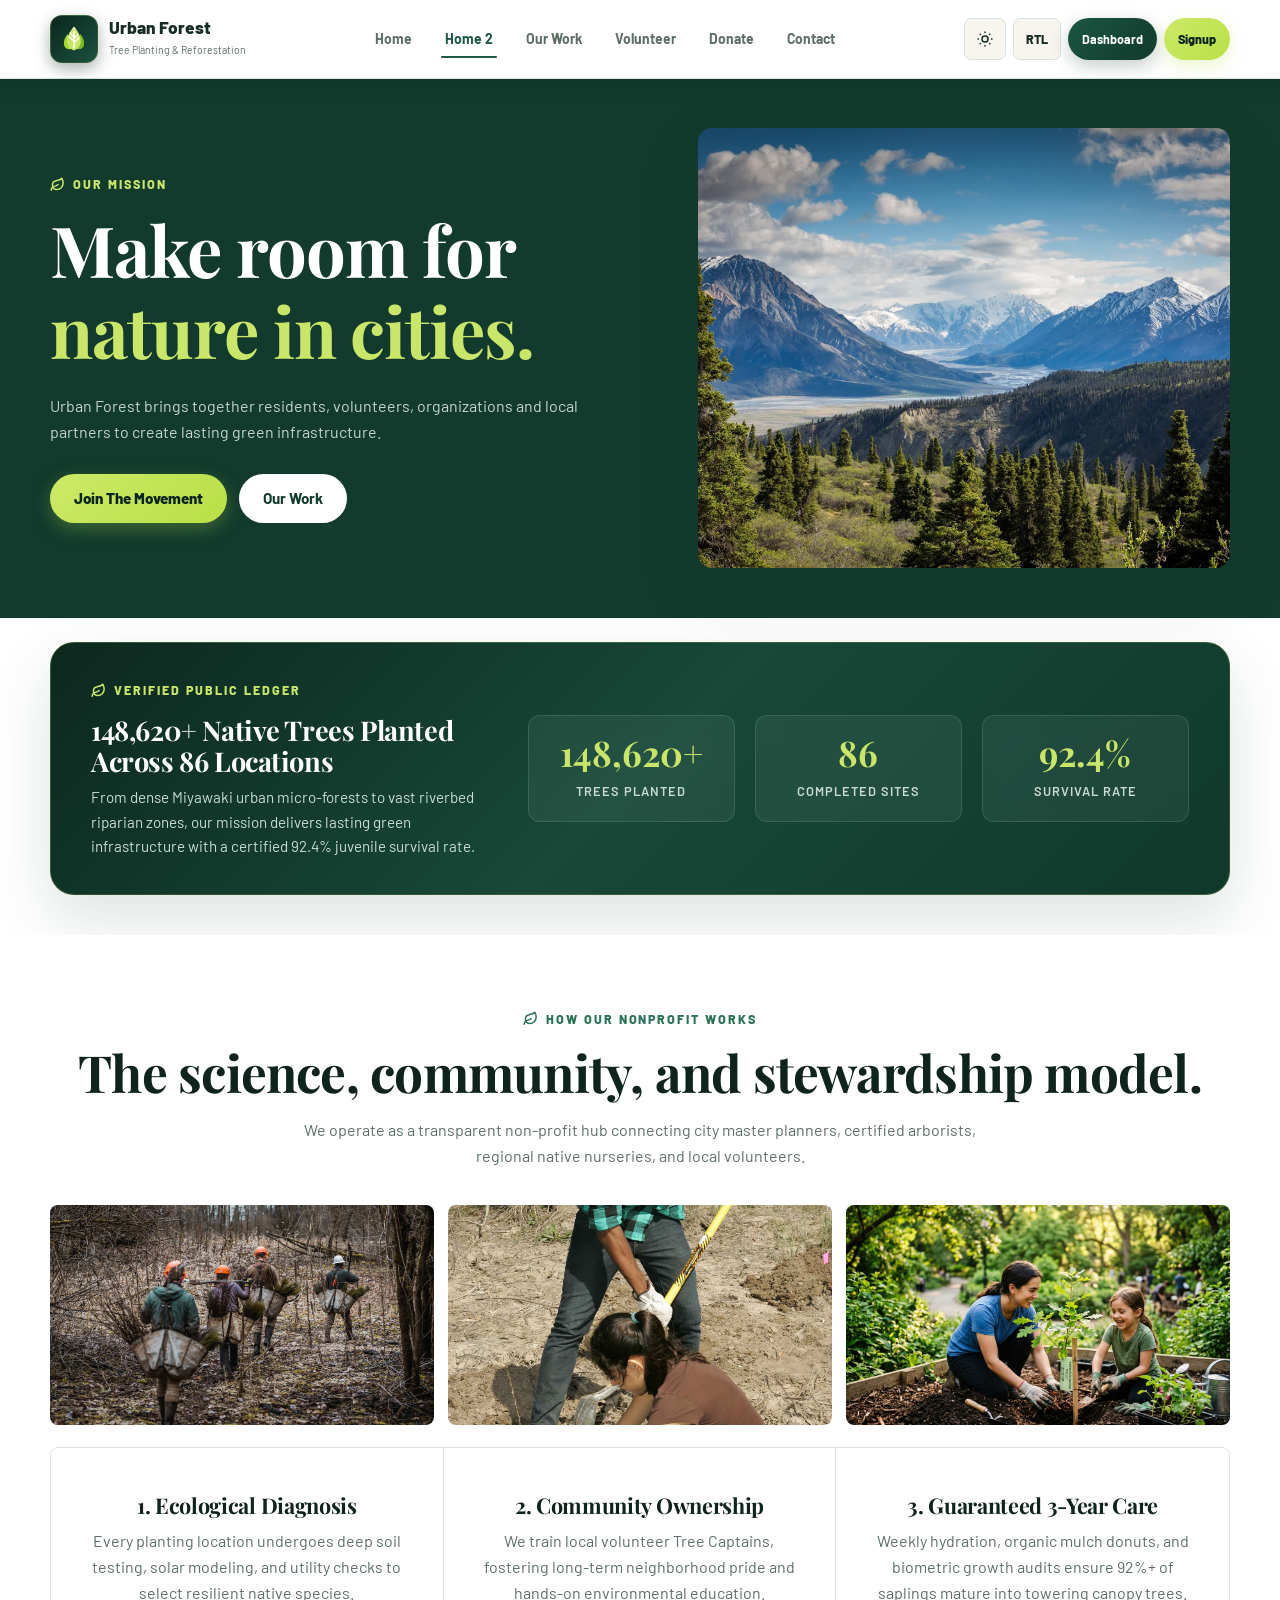
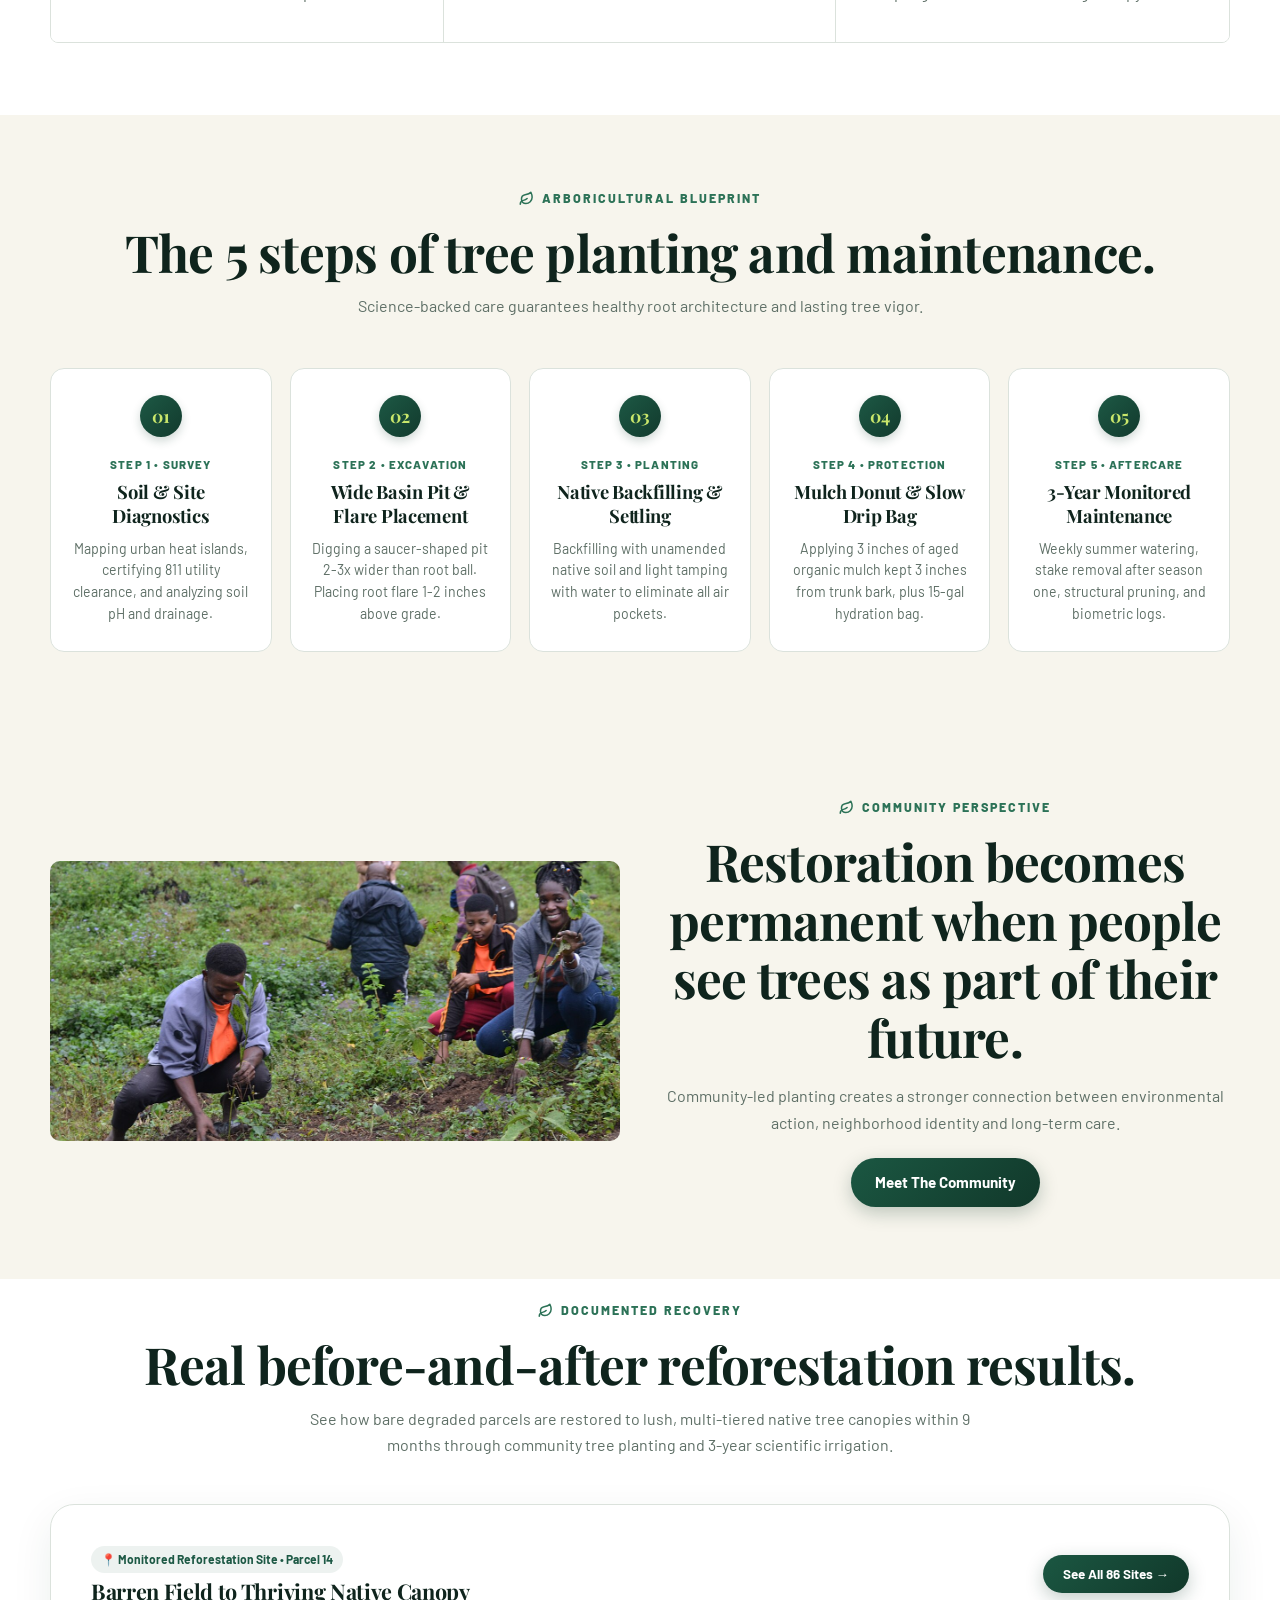
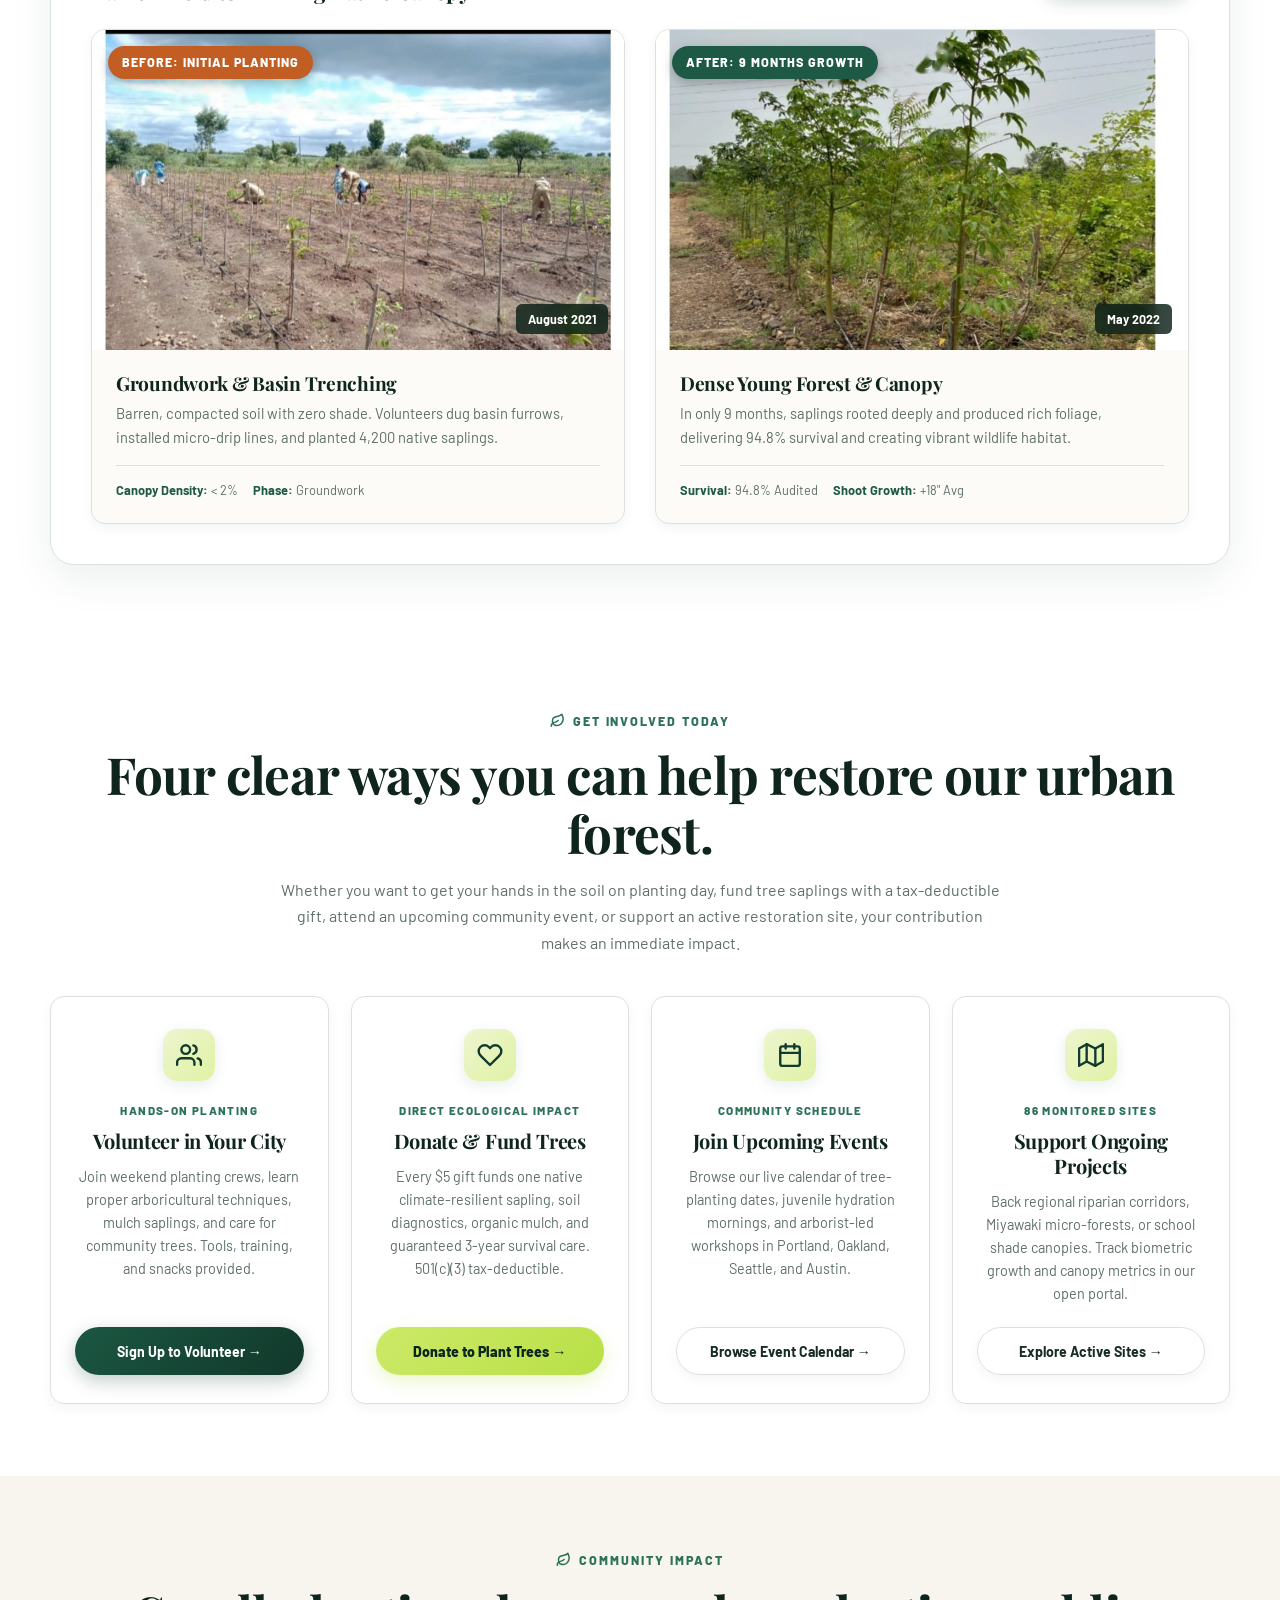
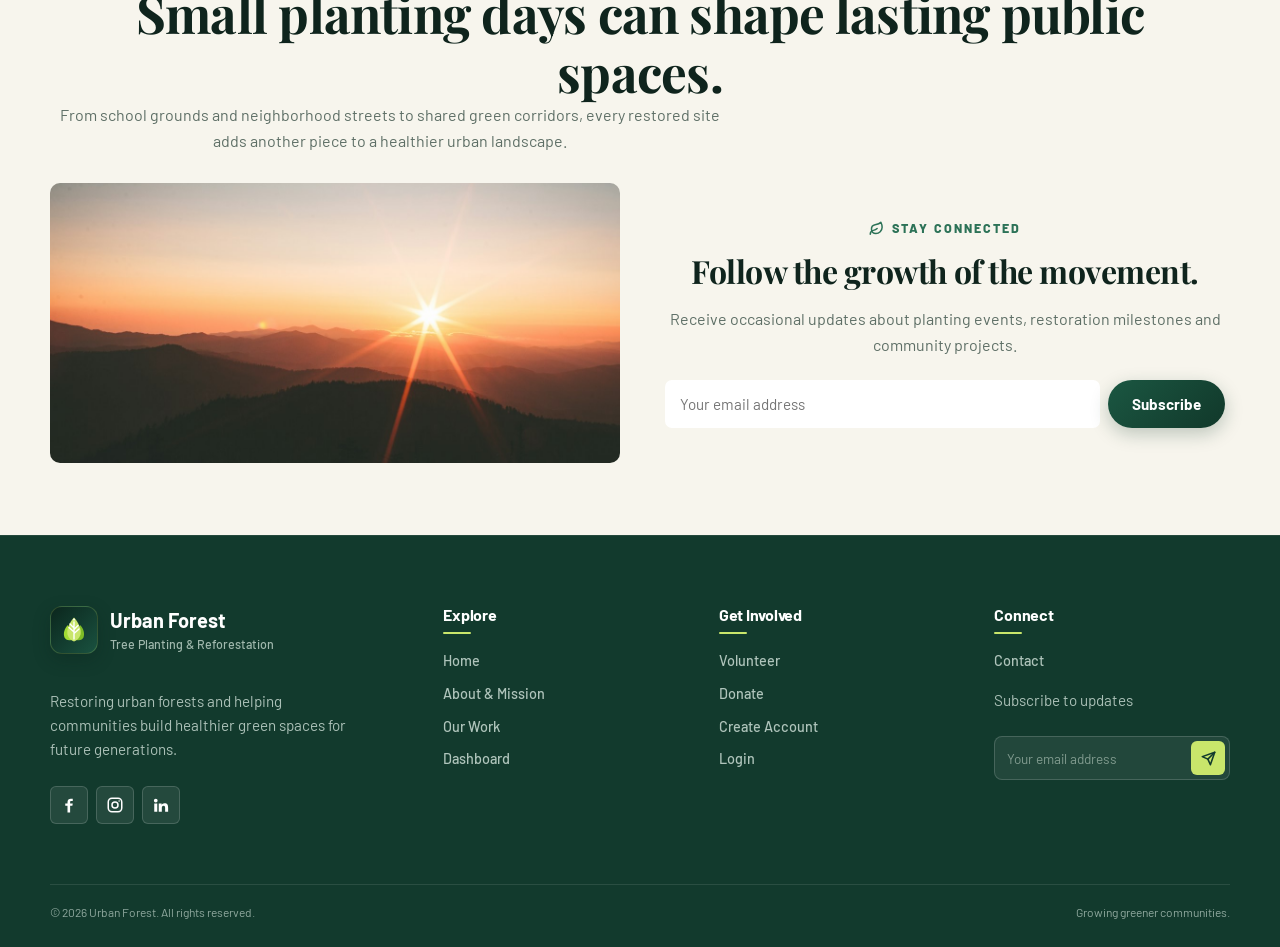
<file: home2.html>
<!DOCTYPE html>
<html lang="en">
<head>
  <meta charset="UTF-8">
  <meta name="viewport" content="width=device-width, initial-scale=1.0">
  <title>Our Mission | Urban Forest</title>
  <meta name="description" content="Discover Urban Forest's mission, field work, and community-led restoration approach to growing greener cities.">
  <link rel="preconnect" href="https://fonts.googleapis.com">
  <link rel="preconnect" href="https://fonts.gstatic.com" crossorigin>
  <link href="https://fonts.googleapis.com/css2?family=Barlow:wght@400;500;600;700;800&family=Playfair+Display:wght@600;700&display=swap" rel="stylesheet">
  <link rel="icon" type="image/svg+xml" href="data:image/svg+xml,%3Csvg xmlns='http://www.w3.org/2000/svg' viewBox='0 0 100 100'%3E%3Crect width='100' height='100' rx='20' fill='%231d5945'/%3E%3Cpath d='M50 15C31 25 22 40 22 55c0 17 12 28 28 28s28-11 28-28c0-15-9-30-28-40Z' fill='%23c9e66b'/%3E%3Cpath d='M50 43v40M50 57 36 46M50 66l15-13' stroke='white' stroke-width='6' stroke-linecap='round'/%3E%3C/svg%3E">
  <link rel="stylesheet" href="assets/css/style.css">
</head>
<body>

  <!-- =========================================================
  HEADER & NAVBAR
  ========================================================= -->
  <header class="header" id="siteHeader">
    <div class="container">
      <nav class="navbar">
        <a href="index.html" class="logo" title="Urban Forest Home">
          <div class="logo-mark">
            <svg viewBox="0 0 64 64" fill="none" xmlns="http://www.w3.org/2000/svg">
              <path d="M20 22C13 29 10 38 13 47C15 51 20 54 27 52C24 43 24 32 20 22Z" fill="#a2db34"/>
              <path d="M44 22C51 29 54 38 51 47C49 51 44 54 37 52C40 43 40 32 44 22Z" fill="#7ebc27"/>
              <path d="M32 7C22 18 17 31 19 41C21 48 26 53 32 55C38 53 43 48 45 41C47 31 42 18 32 7Z" fill="#c9e66b"/>
              <path d="M32 16V50M32 28L24 20M32 36L22 27M32 31L40 23M32 39L42 30" stroke="#ffffff" stroke-width="2.8" stroke-linecap="round" stroke-linejoin="round"/>
              <circle cx="32" cy="11" r="2" fill="#ffffff"/>
            </svg>
          </div>
          <div class="logo-text">
            <strong>Urban Forest</strong>
            <span>Tree Planting & Reforestation</span>
          </div>
        </a>

        <div class="nav-links">
          <a href="index.html" class="nav-link">Home</a>
          <a href="home2.html" class="nav-link active">Home 2</a>
          <a href="work.html" class="nav-link">Our Work</a>
          <a href="volunteer.html" class="nav-link">Volunteer</a>
          <a href="donate.html" class="nav-link">Donate</a>
          <a href="contact.html" class="nav-link">Contact</a>
        </div>

        <div class="nav-actions">
          <button class="theme-btn" onclick="toggleTheme()" aria-label="Toggle theme" title="Theme">
            <svg viewBox="0 0 24 24" fill="none" stroke="currentColor" stroke-width="2">
              <circle cx="12" cy="12" r="4"/>
              <path d="M12 2v2M12 20v2M4.9 4.9l1.4 1.4M17.7 17.7l1.4 1.4M2 12h2M20 12h2M4.9 19.1l1.4-1.4M17.7 6.3l1.4-1.4"/>
            </svg>
          </button>
          <button class="nav-control" onclick="toggleRTL()" title="RTL Layout">RTL</button>
          <a href="dashboard.html" class="btn btn-green nav-dashboard">Dashboard</a>
          <a href="signup.html" class="btn btn-lime nav-signup">Signup</a>
          <button class="menu-btn" onclick="toggleMenu()" aria-label="Open menu" title="Menu">
            <svg viewBox="0 0 24 24" fill="none" stroke="currentColor" stroke-width="2">
              <path d="M4 6h16M4 12h16M4 18h16"/>
            </svg>
          </button>
        </div>
      </nav>

      <div class="mobile-menu" id="mobileMenu">
        <a href="index.html">Home</a>
        <a href="home2.html" class="active">Home 2</a>
        <a href="work.html">Our Work</a>
        <a href="volunteer.html">Volunteer</a>
        <a href="donate.html">Donate</a>
        <a href="contact.html">Contact</a>
        <div class="mobile-menu-divider" aria-hidden="true"></div>
        <button class="mobile-control" onclick="toggleTheme();closeMenu()">Theme</button>
        <button class="mobile-control" onclick="toggleRTL();closeMenu()">RTL</button>
        <a href="dashboard.html" class="mobile-control mobile-dashboard">Dashboard</a>
        <a href="signup.html" class="mobile-control mobile-signup">Signup</a>
      </div>
    </div>
  </header>

  <!-- =========================================================
  HERO TWO
  ========================================================= -->
  <main>
    <section class="hero-two">
      <div class="container hero-two-layout">
        <div class="reveal">
          <span class="eyebrow">Our Mission</span>
          <h1>Make room for <span>nature in cities.</span></h1>
          <p>
            Urban Forest brings together residents, volunteers, organizations and
            local partners to create lasting green infrastructure.
          </p>
          <div class="hero-buttons">
            <a href="volunteer.html" class="btn btn-lime">Join The Movement</a>
            <a href="work.html" class="btn btn-white">Our Work</a>
          </div>
        </div>
        <div class="hero-two-image reveal">
          <img src="assets/images/expansive-forest.jpg" alt="Expansive forest landscape">
        </div>
      </div>
    </section>

    <!-- =========================================================
    VERIFIED IMPACT STRIP: TREES PLANTED SO FAR
    ========================================================= -->
    <section class="section" style="padding: 24px 0 0;">
      <div class="container">
        <div class="verified-counter-banner reveal">
          <div class="verified-counter-grid">
            <div class="verified-counter-lead">
              <span class="eyebrow" style="color:var(--lime);">Verified Public Ledger</span>
              <h3>148,620+ Native Trees Planted Across 86 Locations</h3>
              <p>
                From dense Miyawaki urban micro-forests to vast riverbed riparian zones, our mission delivers lasting green infrastructure with a certified 92.4% juvenile survival rate.
              </p>
            </div>
            <div class="verified-stats-row">
              <div class="verified-stat-box">
                <strong>148,620+</strong>
                <span>Trees Planted</span>
              </div>
              <div class="verified-stat-box">
                <strong>86</strong>
                <span>Completed Sites</span>
              </div>
              <div class="verified-stat-box">
                <strong>92.4%</strong>
                <span>Survival Rate</span>
              </div>
            </div>
          </div>
        </div>
      </div>
    </section>

    <!-- =========================================================
    HOW THE NONPROFIT WORKS: OUR FOUNDATIONAL PILLARS
    ========================================================= -->
    <section class="section">
      <div class="container">
        <div class="center reveal">
          <span class="eyebrow">How Our Nonprofit Works</span>
          <h2>The science, community, and stewardship model.</h2>
          <p style="max-width:700px;margin:15px auto 0;">
            We operate as a transparent non-profit hub connecting city master planners, certified arborists, regional native nurseries, and local volunteers.
          </p>
        </div>

        <div class="home2-photo-strip" style="margin-top:35px;">
          <img class="reveal" src="assets/images/tree-planters-reforestation.jpg" alt="Field reforestation crew carrying native tree saplings into planting zone">
          <img class="reveal" src="assets/images/community-volunteers-action.jpg" alt="Volunteers actively digging soil and planting saplings together">
          <img class="reveal" src="assets/images/tree-planting.jpg" alt="Family planting young native oak tree in park">
        </div>

        <div class="three-columns" style="margin-top:22px;">
          <div class="three-column reveal">
            <h3>1. Ecological Diagnosis</h3>
            <p>Every planting location undergoes deep soil testing, solar modeling, and utility checks to select resilient native species.</p>
          </div>
          <div class="three-column reveal">
            <h3>2. Community Ownership</h3>
            <p>We train local volunteer Tree Captains, fostering long-term neighborhood pride and hands-on environmental education.</p>
          </div>
          <div class="three-column reveal">
            <h3>3. Guaranteed 3-Year Care</h3>
            <p>Weekly hydration, organic mulch donuts, and biometric growth audits ensure 92%+ of saplings mature into towering canopy trees.</p>
          </div>
        </div>
      </div>
    </section>

    <!-- =========================================================
    THE 5 STEPS OF PLANTING & AFTERCARE
    ========================================================= -->
    <section class="section bg-cream">
      <div class="container">
        <div class="center reveal">
          <span class="eyebrow">Arboricultural Blueprint</span>
          <h2>The 5 steps of tree planting and maintenance.</h2>
          <p style="max-width:680px;margin:12px auto 0;">Science-backed care guarantees healthy root architecture and lasting tree vigor.</p>
        </div>

        <div class="process-grid-5">
          <div class="process-card reveal">
            <div class="process-badge">01</div>
            <span class="process-phase">Step 1 • Survey</span>
            <h3>Soil & Site Diagnostics</h3>
            <p>Mapping urban heat islands, certifying 811 utility clearance, and analyzing soil pH and drainage.</p>
          </div>

          <div class="process-card reveal">
            <div class="process-badge">02</div>
            <span class="process-phase">Step 2 • Excavation</span>
            <h3>Wide Basin Pit & Flare Placement</h3>
            <p>Digging a saucer-shaped pit 2-3x wider than root ball. Placing root flare 1-2 inches above grade.</p>
          </div>

          <div class="process-card reveal">
            <div class="process-badge">03</div>
            <span class="process-phase">Step 3 • Planting</span>
            <h3>Native Backfilling & Settling</h3>
            <p>Backfilling with unamended native soil and light tamping with water to eliminate all air pockets.</p>
          </div>

          <div class="process-card reveal">
            <div class="process-badge">04</div>
            <span class="process-phase">Step 4 • Protection</span>
            <h3>Mulch Donut & Slow Drip Bag</h3>
            <p>Applying 3 inches of aged organic mulch kept 3 inches from trunk bark, plus 15-gal hydration bag.</p>
          </div>

          <div class="process-card reveal">
            <div class="process-badge">05</div>
            <span class="process-phase">Step 5 • Aftercare</span>
            <h3>3-Year Monitored Maintenance</h3>
            <p>Weekly summer watering, stake removal after season one, structural pruning, and biometric logs.</p>
          </div>
        </div>
      </div>
    </section>

    <!-- =========================================================
    COMMUNITY PERSPECTIVE
    ========================================================= -->
    <section class="section bg-cream">
      <div class="container">
        <div class="home2-feature reverse">
          <div class="home2-feature-copy reveal">
            <span class="eyebrow">Community Perspective</span>
            <h2>Restoration becomes permanent when people see trees as part of their future.</h2>
            <p>Community-led planting creates a stronger connection between environmental action, neighborhood identity and long-term care.</p>
            <a href="volunteer.html" class="btn btn-green">Meet The Community</a>
          </div>
          <div class="reveal">
            <img class="home2-photo" src="assets/images/volunteers-group-planting.jpg" alt="Smiling community volunteers planting native tree saplings on hillside">
          </div>
        </div>
      </div>
    </section>

    <!-- =========================================================
    BEFORE & AFTER RESULTS SHOWCASE
    ========================================================= -->
    <section class="section" style="padding-top:20px;">
      <div class="container">
        <div class="center reveal">
          <span class="eyebrow">Documented Recovery</span>
          <h2>Real before-and-after reforestation results.</h2>
          <p style="max-width:700px;margin:12px auto 0;">
            See how bare degraded parcels are restored to lush, multi-tiered native tree canopies within 9 months through community tree planting and 3-year scientific irrigation.
          </p>
        </div>

        <div class="before-after-showcase reveal">
          <div style="display:flex;justify-content:space-between;align-items:center;flex-wrap:wrap;gap:12px;margin-bottom:12px;">
            <div>
              <span class="location-meta-chip" style="margin:0;">📍 Monitored Reforestation Site • Parcel 14</span>
              <h3 style="font-size:1.35rem;margin-top:6px;">Barren Field to Thriving Native Canopy</h3>
            </div>
            <a href="work.html#beforeAfterSection" class="btn btn-green" style="padding:7px 20px;font-size:0.84rem;min-height:38px;">
              See All 86 Sites →
            </a>
          </div>

          <div class="before-after-grid">
            <!-- BEFORE -->
            <div class="before-after-item">
              <div class="before-after-img-wrap">
                <img src="assets/images/reforestation-before.jpg" alt="Initial planting stage with saplings and drip lines on bare ground in August 2021">
                <span class="before-after-badge badge-before">Before: Initial Planting</span>
                <span class="before-after-date">August 2021</span>
              </div>
              <div class="before-after-info">
                <div>
                  <h4>Groundwork & Basin Trenching</h4>
                  <p>Barren, compacted soil with zero shade. Volunteers dug basin furrows, installed micro-drip lines, and planted 4,200 native saplings.</p>
                </div>
                <div class="before-after-meta">
                  <div><strong>Canopy Density:</strong> &lt; 2%</div>
                  <div><strong>Phase:</strong> Groundwork</div>
                </div>
              </div>
            </div>

            <!-- AFTER -->
            <div class="before-after-item">
              <div class="before-after-img-wrap">
                <img src="assets/images/reforestation-after.jpg" alt="Dense lush green woodland with established tree canopy in May 2022">
                <span class="before-after-badge badge-after">After: 9 Months Growth</span>
                <span class="before-after-date">May 2022</span>
              </div>
              <div class="before-after-info">
                <div>
                  <h4>Dense Young Forest & Canopy</h4>
                  <p>In only 9 months, saplings rooted deeply and produced rich foliage, delivering 94.8% survival and creating vibrant wildlife habitat.</p>
                </div>
                <div class="before-after-meta">
                  <div><strong>Survival:</strong> 94.8% Audited</div>
                  <div><strong>Shoot Growth:</strong> +18" Avg</div>
                </div>
              </div>
            </div>
          </div>
        </div>
      </div>
    </section>

    <!-- =========================================================
    FOUR WAYS TO TAKE ACTION: GET INVOLVED & SUPPORT
    ========================================================= -->
    <section class="section" id="takeActionSection">
      <div class="container">
        <div class="center reveal">
          <span class="eyebrow">Get Involved Today</span>
          <h2>Four clear ways you can help restore our urban forest.</h2>
          <p style="max-width:720px;margin:14px auto 0;">
            Whether you want to get your hands in the soil on planting day, fund tree saplings with a tax-deductible gift, attend an upcoming community event, or support an active restoration site, your contribution makes an immediate impact.
          </p>
        </div>

        <div class="action-options-grid">
          <!-- Option 1: Volunteer -->
          <div class="action-option-card reveal">
            <div class="action-option-icon">
              <svg viewBox="0 0 24 24" width="26" height="26" fill="none" stroke="currentColor" stroke-width="2.2" stroke-linecap="round" stroke-linejoin="round">
                <path d="M17 21v-2a4 4 0 0 0-4-4H5a4 4 0 0 0-4 4v2"></path>
                <circle cx="9" cy="7" r="4"></circle>
                <path d="M23 21v-2a4 4 0 0 0-3-3.87"></path>
                <path d="M16 3.13a4 4 0 0 1 0 7.75"></path>
              </svg>
            </div>
            <span class="action-option-tag">Hands-On Planting</span>
            <h3>Volunteer in Your City</h3>
            <p>Join weekend planting crews, learn proper arboricultural techniques, mulch saplings, and care for community trees. Tools, training, and snacks provided.</p>
            <a href="volunteer.html" class="btn btn-green action-option-cta">
              Sign Up to Volunteer →
            </a>
          </div>

          <!-- Option 2: Donate -->
          <div class="action-option-card reveal">
            <div class="action-option-icon">
              <svg viewBox="0 0 24 24" width="26" height="26" fill="none" stroke="currentColor" stroke-width="2.2" stroke-linecap="round" stroke-linejoin="round">
                <path d="M20.84 4.61a5.5 5.5 0 0 0-7.78 0L12 5.67l-1.06-1.06a5.5 5.5 0 0 0-7.78 7.78l1.06 1.06L12 21.23l7.78-7.78 1.06-1.06a5.5 5.5 0 0 0 0-7.78z"></path>
              </svg>
            </div>
            <span class="action-option-tag">Direct Ecological Impact</span>
            <h3>Donate & Fund Trees</h3>
            <p>Every $5 gift funds one native climate-resilient sapling, soil diagnostics, organic mulch, and guaranteed 3-year survival care. 501(c)(3) tax-deductible.</p>
            <a href="donate.html" class="btn btn-lime action-option-cta">
              Donate to Plant Trees →
            </a>
          </div>

          <!-- Option 3: Join Upcoming Events -->
          <div class="action-option-card reveal">
            <div class="action-option-icon">
              <svg viewBox="0 0 24 24" width="26" height="26" fill="none" stroke="currentColor" stroke-width="2.2" stroke-linecap="round" stroke-linejoin="round">
                <rect x="3" y="4" width="18" height="18" rx="2" ry="2"></rect>
                <line x1="16" y1="2" x2="16" y2="6"></line>
                <line x1="8" y1="2" x2="8" y2="6"></line>
                <line x1="3" y1="10" x2="21" y2="10"></line>
              </svg>
            </div>
            <span class="action-option-tag">Community Schedule</span>
            <h3>Join Upcoming Events</h3>
            <p>Browse our live calendar of tree-planting dates, juvenile hydration mornings, and arborist-led workshops in Portland, Oakland, Seattle, and Austin.</p>
            <a href="volunteer.html#eventsSection" class="btn btn-outline action-option-cta">
              Browse Event Calendar →
            </a>
          </div>

          <!-- Option 4: Support Ongoing Projects -->
          <div class="action-option-card reveal">
            <div class="action-option-icon">
              <svg viewBox="0 0 24 24" width="26" height="26" fill="none" stroke="currentColor" stroke-width="2.2" stroke-linecap="round" stroke-linejoin="round">
                <polygon points="1 6 1 22 8 18 16 22 23 18 23 2 16 6 8 2 1 6"></polygon>
                <line x1="8" y1="2" x2="8" y2="18"></line>
                <line x1="16" y1="6" x2="16" y2="22"></line>
              </svg>
            </div>
            <span class="action-option-tag">86 Monitored Sites</span>
            <h3>Support Ongoing Projects</h3>
            <p>Back regional riparian corridors, Miyawaki micro-forests, or school shade canopies. Track biometric growth and canopy metrics in our open portal.</p>
            <a href="work.html#projectLocations" class="btn btn-outline action-option-cta">
              Explore Active Sites →
            </a>
          </div>
        </div>
      </div>
    </section>

    <!-- =========================================================
    COMMUNITY IMPACT & NEWSLETTER
    ========================================================= -->
    <section class="section bg-cream">
      <div class="container">
        <div class="center reveal">
          <span class="eyebrow">Community Impact</span>
          <h2>Small planting days can shape lasting public spaces.</h2>
          <p style="max-width:680px;">From school grounds and neighborhood streets to shared green corridors, every restored site adds another piece to a healthier urban landscape.</p>
        </div>

        <div class="home2-feature reverse" style="margin-top:28px;">
          <div class="home2-feature-copy reveal">
            <span class="eyebrow">Stay Connected</span>
            <h3 style="font-size:2rem;">Follow the growth of the movement.</h3>
            <p>Receive occasional updates about planting events, restoration milestones and community projects.</p>
            <form class="newsletter-form" onsubmit="newsletter(event)" style="max-width:560px;margin:0 auto;">
              <input required type="email" placeholder="Your email address">
              <button class="btn btn-green">Subscribe</button>
            </form>
          </div>
          <div class="reveal">
            <img class="home2-photo" src="assets/images/micro-forest.jpg" alt="Mature green urban landscape">
          </div>
        </div>
      </div>
    </section>
  </main>

  <!-- =========================================================
  FOOTER
  ========================================================= -->
  <footer class="footer" id="footer">
    <div class="container">
      <div class="footer-grid">
        <div>
          <a href="index.html" class="logo">
            <div class="logo-mark">
              <svg viewBox="0 0 64 64" fill="none" xmlns="http://www.w3.org/2000/svg">
                <path d="M20 22C13 29 10 38 13 47C15 51 20 54 27 52C24 43 24 32 20 22Z" fill="#a2db34"/>
                <path d="M44 22C51 29 54 38 51 47C49 51 44 54 37 52C40 43 40 32 44 22Z" fill="#7ebc27"/>
                <path d="M32 7C22 18 17 31 19 41C21 48 26 53 32 55C38 53 43 48 45 41C47 31 42 18 32 7Z" fill="#c9e66b"/>
                <path d="M32 16V50M32 28L24 20M32 36L22 27M32 31L40 23M32 39L42 30" stroke="#ffffff" stroke-width="2.8" stroke-linecap="round" stroke-linejoin="round"/>
                <circle cx="32" cy="11" r="2" fill="#ffffff"/>
              </svg>
            </div>
            <div class="logo-text">
              <strong>Urban Forest</strong>
              <span>Tree Planting & Reforestation</span>
            </div>
          </a>
          <p>
            Restoring urban forests and helping communities build
            healthier green spaces for future generations.
          </p>
          <div class="footer-social">
            <a href="#" aria-label="Facebook">
              <svg viewBox="0 0 24 24" fill="white">
                <path d="M13.5 22v-9h3l.5-3h-3.5V8.1c0-.9.3-1.6 1.7-1.6H17V3.8c-.3 0-1.4-.1-2.6-.1-2.6 0-4.4 1.6-4.4 4.5V10H7v3h3v9h3.5z"/>
              </svg>
            </a>
            <a href="#" aria-label="Instagram">
              <svg viewBox="0 0 24 24" fill="none" stroke="white" stroke-width="2">
                <rect x="3" y="3" width="18" height="18" rx="5"/>
                <circle cx="12" cy="12" r="4"/>
                <circle cx="17.5" cy="6.5" r="1" fill="white" stroke="none"/>
              </svg>
            </a>
            <a href="#" aria-label="LinkedIn">
              <svg viewBox="0 0 24 24" fill="white">
                <path d="M5 3.5A2.5 2.5 0 1 0 5 8.5a2.5 2.5 0 0 0 0-5ZM3 10h4v11H3V10Zm6 0h3.8v1.5h.1c.5-1 1.8-2 3.8-2 4.1 0 4.8 2.7 4.8 6.2V21h-4v-4.7c0-1.1 0-3.3-2-3.3s-2.4 1.6-2.4 3.2V21H9V10Z"/>
              </svg>
            </a>
          </div>
        </div>

        <div>
          <h4>Explore</h4>
          <div class="footer-links">
            <a href="index.html">Home</a>
            <a href="home2.html">About & Mission</a>
            <a href="work.html">Our Work</a>
            <a href="dashboard.html">Dashboard</a>
          </div>
        </div>

        <div>
          <h4>Get Involved</h4>
          <div class="footer-links">
            <a href="volunteer.html">Volunteer</a>
            <a href="donate.html">Donate</a>
            <a href="signup.html">Create Account</a>
            <a href="login.html">Login</a>
          </div>
        </div>

        <div>
          <h4>Connect</h4>
          <div class="footer-links">
            <a href="contact.html">Contact</a>
          </div>
          <form class="footer-newsletter-form" onsubmit="newsletter(event)">
            <p class="footer-sub-text">Subscribe to updates</p>
            <div class="footer-input-box">
              <input type="email" placeholder="Your email address" required aria-label="Your email address">
              <button type="submit" aria-label="Subscribe">
                <svg viewBox="0 0 24 24" fill="none" stroke="currentColor" stroke-width="2.5" stroke-linecap="round" stroke-linejoin="round">
                  <line x1="22" y1="2" x2="11" y2="13"></line>
                  <polygon points="22 2 15 22 11 13 2 9 22 2"></polygon>
                </svg>
              </button>
            </div>
          </form>
        </div>
      </div>

      <div class="footer-bottom">
        <span>© 2026 Urban Forest. All rights reserved.</span>
        <span>Growing greener communities.</span>
      </div>
    </div>
  </footer>

  <div class="toast" id="toast"></div>
  <script src="assets/js/main.js" defer></script>
</body>
</html>
</file>
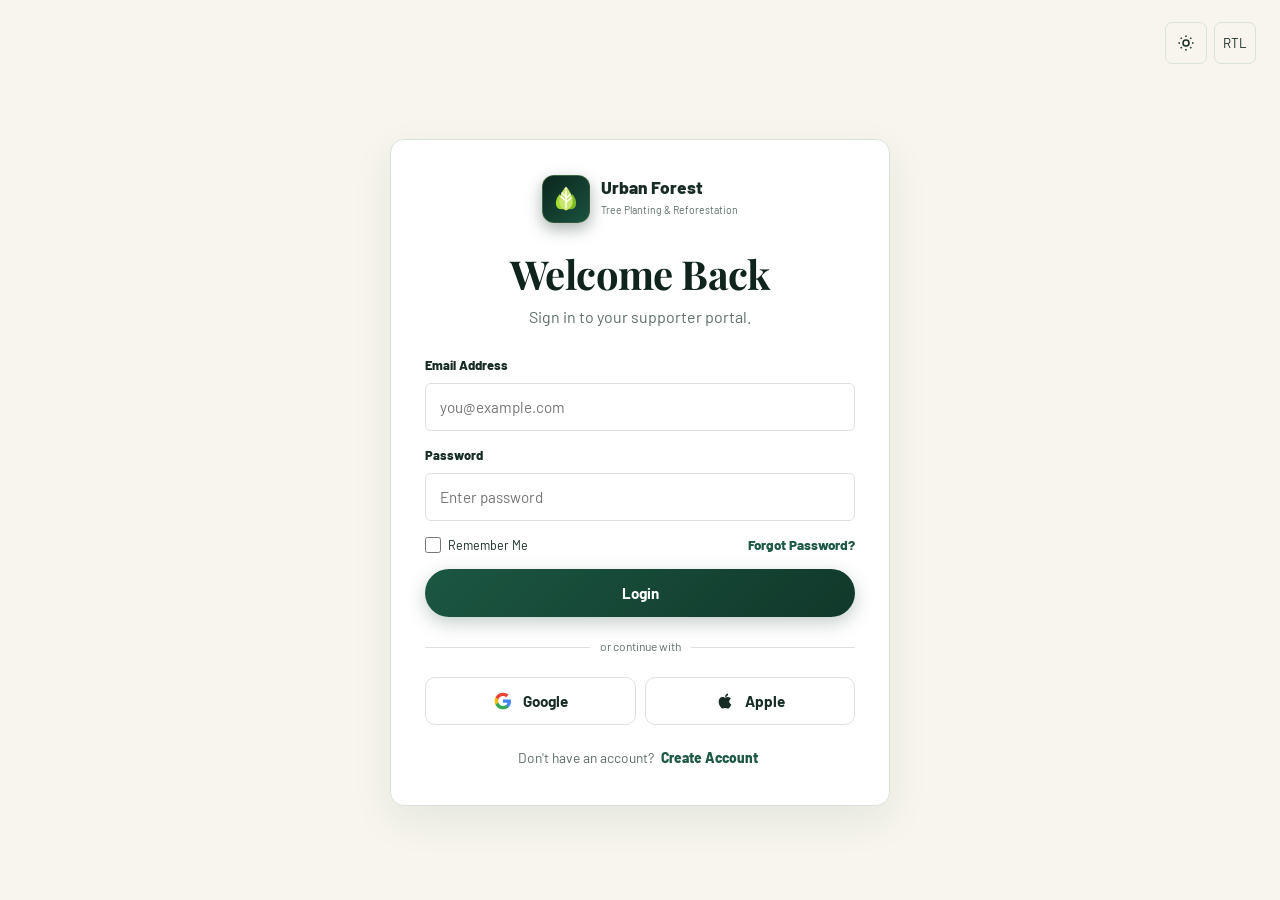
<file: login.html>
<!DOCTYPE html>
<html lang="en">
<head>
  <meta charset="UTF-8">
  <meta name="viewport" content="width=device-width, initial-scale=1.0">
  <title>Supporter Login | Urban Forest</title>
  <meta name="description" content="Sign in to your Urban Forest supporter portal to track planted trees, record volunteer hours, and monitor local restoration milestones.">
  <link rel="preconnect" href="https://fonts.googleapis.com">
  <link rel="preconnect" href="https://fonts.gstatic.com" crossorigin>
  <link href="https://fonts.googleapis.com/css2?family=Barlow:wght@400;500;600;700;800&family=Playfair+Display:wght@600;700&display=swap" rel="stylesheet">
  <link rel="icon" type="image/svg+xml" href="data:image/svg+xml,%3Csvg xmlns='http://www.w3.org/2000/svg' viewBox='0 0 100 100'%3E%3Crect width='100' height='100' rx='20' fill='%231d5945'/%3E%3Cpath d='M50 15C31 25 22 40 22 55c0 17 12 28 28 28s28-11 28-28c0-15-9-30-28-40Z' fill='%23c9e66b'/%3E%3Cpath d='M50 43v40M50 57 36 46M50 66l15-13' stroke='white' stroke-width='6' stroke-linecap='round'/%3E%3C/svg%3E">
  <link rel="stylesheet" href="assets/css/style.css">
</head>
<body>
  <div class="auth-page">
    <div class="auth-controls" aria-label="Display controls">
      <button class="theme-btn" type="button" onclick="toggleTheme()" aria-label="Toggle theme">
        <svg viewBox="0 0 24 24" fill="none" stroke="currentColor" stroke-width="2">
          <circle cx="12" cy="12" r="4"/>
          <path d="M12 2v2M12 20v2M4.9 4.9l1.4 1.4M17.7 17.7l1.4 1.4M2 12h2M20 12h2M4.9 19.1l1.4-1.4M17.7 6.3l1.4-1.4"/>
        </svg>
      </button>
      <button class="theme-btn" type="button" onclick="toggleRTL()" aria-label="Toggle RTL">RTL</button>
    </div>

    <div class="auth-box reveal show">
      <a href="index.html" class="auth-logo" title="Back to website home">
        <div class="logo-mark">
          <svg viewBox="0 0 64 64" fill="none" xmlns="http://www.w3.org/2000/svg">
            <path d="M20 22C13 29 10 38 13 47C15 51 20 54 27 52C24 43 24 32 20 22Z" fill="#a2db34"/>
            <path d="M44 22C51 29 54 38 51 47C49 51 44 54 37 52C40 43 40 32 44 22Z" fill="#7ebc27"/>
            <path d="M32 7C22 18 17 31 19 41C21 48 26 53 32 55C38 53 43 48 45 41C47 31 42 18 32 7Z" fill="#c9e66b"/>
            <path d="M32 16V50M32 28L24 20M32 36L22 27M32 31L40 23M32 39L42 30" stroke="#ffffff" stroke-width="2.8" stroke-linecap="round" stroke-linejoin="round"/>
            <circle cx="32" cy="11" r="2" fill="#ffffff"/>
          </svg>
        </div>
        <div class="logo-text">
          <strong>Urban Forest</strong>
          <span>Tree Planting & Reforestation</span>
        </div>
      </a>

      <h1>Welcome Back</h1>
      <p class="auth-sub">Sign in to your supporter portal.</p>

      <form class="auth-form" onsubmit="loginSubmit(event)">
        <div class="field">
          <label>Email Address</label>
          <input id="loginEmail" required type="email" placeholder="you@example.com">
        </div>
        <div class="field">
          <label>Password</label>
          <input required type="password" minlength="6" placeholder="Enter password">
        </div>

        <div class="password-options">
          <label class="remember">
            <input type="checkbox"> Remember Me
          </label>
          <button type="button" class="forgot" onclick="forgotPassword()">
            Forgot Password?
          </button>
        </div>

        <button class="btn btn-green">Login</button>
      </form>

      <div class="social-divider">or continue with</div>

      <div class="socials-auth">
        <button type="button" class="social-auth" onclick="socialLogin('Google')">
          <svg viewBox="0 0 24 24">
            <path fill="#4285F4" d="M21.6 12.23c0-.71-.06-1.4-.18-2.07H12v3.91h5.38a4.6 4.6 0 0 1-2 3.02v2.54h3.24c1.9-1.75 2.98-4.33 2.98-7.4z"/>
            <path fill="#34A853" d="M12 22c2.7 0 4.97-.9 6.62-2.43l-3.24-2.54c-.9.6-2.05.96-3.38.96-2.61 0-4.82-1.76-5.61-4.13H3.04v2.62A10 10 0 0 0 12 22z"/>
            <path fill="#FBBC05" d="M6.39 13.86A6 6 0 0 1 6.08 12c0-.65.11-1.28.31-1.86V7.52H3.04A10 10 0 0 0 2 12c0 1.61.39 3.14 1.04 4.48l3.35-2.62z"/>
            <path fill="#EA4335" d="M12 6.01c1.47 0 2.79.5 3.82 1.5l2.87-2.87C16.96 3.01 14.7 2 12 2a10 10 0 0 0-8.96 5.52l3.35 2.62C7.18 7.77 9.39 6.01 12 6.01z"/>
          </svg>
          Google
        </button>
        <button type="button" class="social-auth" onclick="socialLogin('Apple')">
          <svg viewBox="0 0 24 24" fill="currentColor">
            <path d="M17.05 20.28c-.98.95-2.05.8-3.08.35-1.09-.46-2.09-.48-3.24 0-1.44.62-2.2.44-3.06-.35C2.79 15.25 3.51 7.59 9.05 7.31c1.35.07 2.29.74 3.08.79 1.18-.24 2.31-.93 3.57-.84 1.51.12 2.65.72 3.4 1.8-3.12 1.87-2.38 5.98.48 7.13-.57 1.5-1.31 2.99-2.53 4.1ZM12.03 7.25C11.88 5.02 13.69 3.18 15.77 3c.29 2.58-2.34 4.5-3.74 4.25Z"/>
          </svg>
          Apple
        </button>
      </div>

      <div class="auth-switch">
        Don't have an account?
        <a href="signup.html">Create Account</a>
      </div>
    </div>
  </div>

  <div class="toast" id="toast"></div>
  <script src="assets/js/main.js" defer></script>
</body>
</html>
</file>
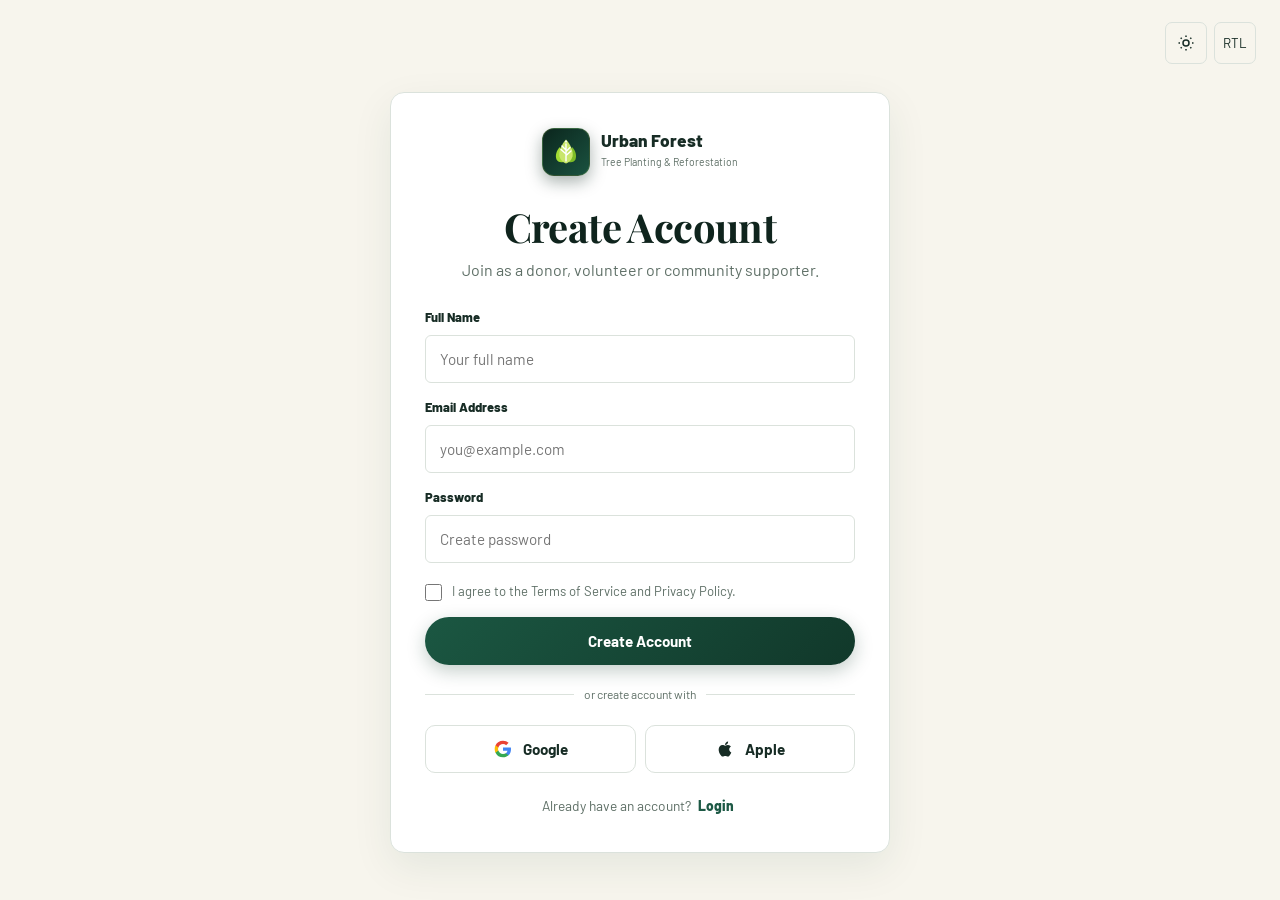
<file: register.html>
<!DOCTYPE html>
<html lang="en">
<head>
  <meta charset="UTF-8">
  <meta http-equiv="refresh" content="0; url=signup.html">
  <title>Redirecting to Registration | Urban Forest</title>
  <script>window.location.href = "signup.html";</script>
</head>
<body>
  <p>If you are not redirected automatically, please <a href="signup.html">click here to create an account</a>.</p>
</body>
</html>
</file>
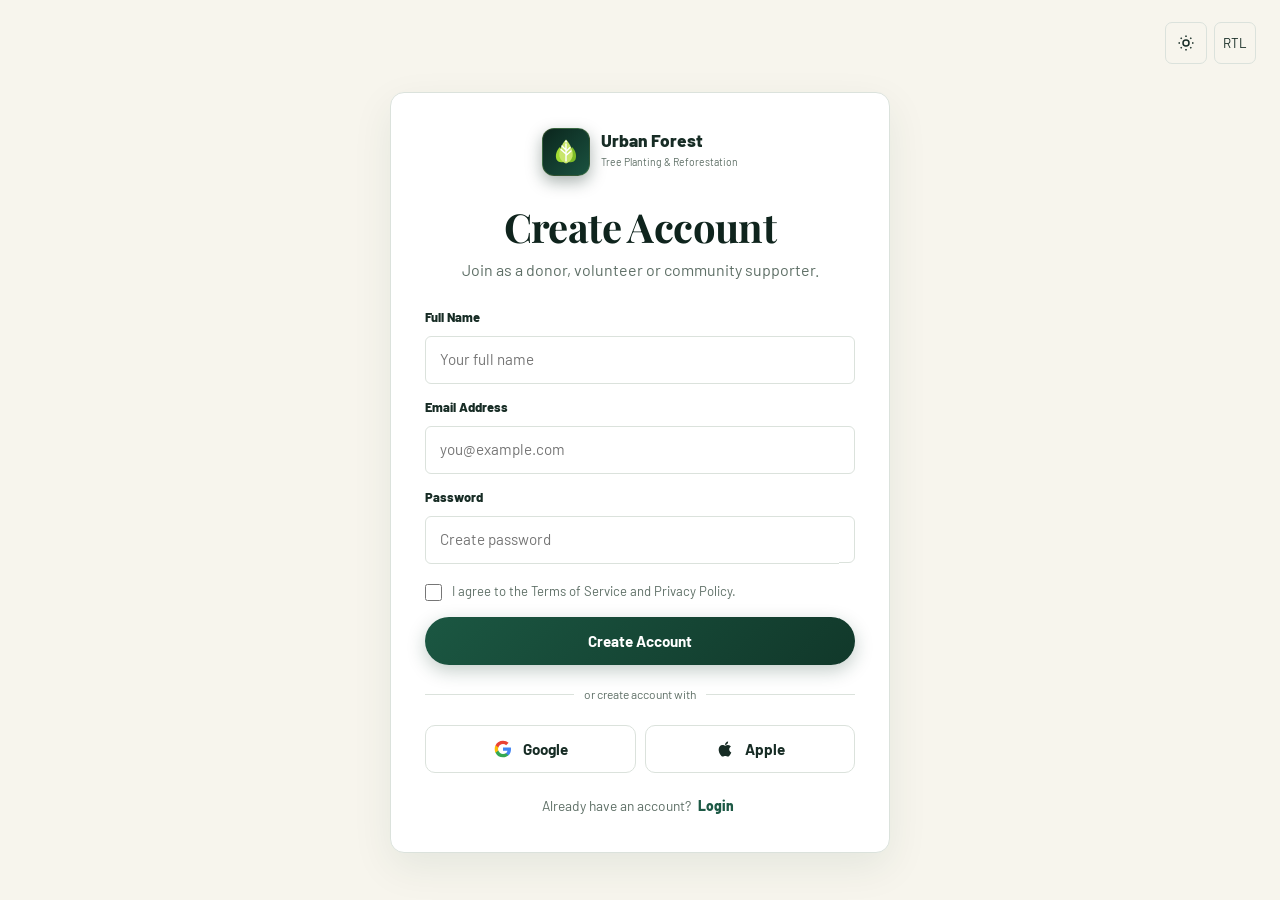
<file: signup.html>
<!DOCTYPE html>
<html lang="en">
<head>
  <meta charset="UTF-8">
  <meta name="viewport" content="width=device-width, initial-scale=1.0">
  <title>Create Account | Urban Forest</title>
  <meta name="description" content="Create a supporter profile with Urban Forest to log volunteer hours, track planted trees, and stay updated on community reforestation.">
  <link rel="preconnect" href="https://fonts.googleapis.com">
  <link rel="preconnect" href="https://fonts.gstatic.com" crossorigin>
  <link href="https://fonts.googleapis.com/css2?family=Barlow:wght@400;500;600;700;800&family=Playfair+Display:wght@600;700&display=swap" rel="stylesheet">
  <link rel="icon" type="image/svg+xml" href="data:image/svg+xml,%3Csvg xmlns='http://www.w3.org/2000/svg' viewBox='0 0 100 100'%3E%3Crect width='100' height='100' rx='20' fill='%231d5945'/%3E%3Cpath d='M50 15C31 25 22 40 22 55c0 17 12 28 28 28s28-11 28-28c0-15-9-30-28-40Z' fill='%23c9e66b'/%3E%3Cpath d='M50 43v40M50 57 36 46M50 66l15-13' stroke='white' stroke-width='6' stroke-linecap='round'/%3E%3C/svg%3E">
  <link rel="stylesheet" href="assets/css/style.css">
</head>
<body>
  <div class="auth-page">
    <div class="auth-controls" aria-label="Display controls">
      <button class="theme-btn" type="button" onclick="toggleTheme()" aria-label="Toggle theme">
        <svg viewBox="0 0 24 24" fill="none" stroke="currentColor" stroke-width="2">
          <circle cx="12" cy="12" r="4"/>
          <path d="M12 2v2M12 20v2M4.9 4.9l1.4 1.4M17.7 17.7l1.4 1.4M2 12h2M20 12h2M4.9 19.1l1.4-1.4M17.7 6.3l1.4-1.4"/>
        </svg>
      </button>
      <button class="theme-btn" type="button" onclick="toggleRTL()" aria-label="Toggle RTL">RTL</button>
    </div>

    <div class="auth-box reveal show">
      <a href="index.html" class="auth-logo" title="Back to website home">
        <div class="logo-mark">
          <svg viewBox="0 0 64 64" fill="none" xmlns="http://www.w3.org/2000/svg">
            <path d="M20 22C13 29 10 38 13 47C15 51 20 54 27 52C24 43 24 32 20 22Z" fill="#a2db34"/>
            <path d="M44 22C51 29 54 38 51 47C49 51 44 54 37 52C40 43 40 32 44 22Z" fill="#7ebc27"/>
            <path d="M32 7C22 18 17 31 19 41C21 48 26 53 32 55C38 53 43 48 45 41C47 31 42 18 32 7Z" fill="#c9e66b"/>
            <path d="M32 16V50M32 28L24 20M32 36L22 27M32 31L40 23M32 39L42 30" stroke="#ffffff" stroke-width="2.8" stroke-linecap="round" stroke-linejoin="round"/>
            <circle cx="32" cy="11" r="2" fill="#ffffff"/>
          </svg>
        </div>
        <div class="logo-text">
          <strong>Urban Forest</strong>
          <span>Tree Planting & Reforestation</span>
        </div>
      </a>

      <h1>Create Account</h1>
      <p class="auth-sub">Join as a donor, volunteer or community supporter.</p>

      <form class="auth-form" onsubmit="signupSubmit(event)">
        <div class="field">
          <label>Full Name</label>
          <input id="signupName" required type="text" placeholder="Your full name">
        </div>
        <div class="field">
          <label>Email Address</label>
          <input required type="email" placeholder="you@example.com">
        </div>
        <div class="field">
          <label>Password</label>
          <input required type="password" minlength="6" placeholder="Create password">
        </div>

        <label class="terms">
          <input id="terms" required type="checkbox">
          <span>I agree to the Terms of Service and Privacy Policy.</span>
        </label>

        <button class="btn btn-green">Create Account</button>
      </form>

      <div class="social-divider">or create account with</div>

      <div class="socials-auth">
        <button type="button" class="social-auth" onclick="socialLogin('Google')">
          <svg viewBox="0 0 24 24">
            <path fill="#4285F4" d="M21.6 12.23c0-.71-.06-1.4-.18-2.07H12v3.91h5.38a4.6 4.6 0 0 1-2 3.02v2.54h3.24c1.9-1.75 2.98-4.33 2.98-7.4z"/>
            <path fill="#34A853" d="M12 22c2.7 0 4.97-.9 6.62-2.43l-3.24-2.54c-.9.6-2.05.96-3.38.96-2.61 0-4.82-1.76-5.61-4.13H3.04v2.62A10 10 0 0 0 12 22z"/>
            <path fill="#FBBC05" d="M6.39 13.86A6 6 0 0 1 6.08 12c0-.65.11-1.28.31-1.86V7.52H3.04A10 10 0 0 0 2 12c0 1.61.39 3.14 1.04 4.48l3.35-2.62z"/>
            <path fill="#EA4335" d="M12 6.01c1.47 0 2.79.5 3.82 1.5l2.87-2.87C16.96 3.01 14.7 2 12 2a10 10 0 0 0-8.96 5.52l3.35 2.62C7.18 7.77 9.39 6.01 12 6.01z"/>
          </svg>
          Google
        </button>
        <button type="button" class="social-auth" onclick="socialLogin('Apple')">
          <svg viewBox="0 0 24 24" fill="currentColor">
            <path d="M17.05 20.28c-.98.95-2.05.8-3.08.35-1.09-.46-2.09-.48-3.24 0-1.44.62-2.2.44-3.06-.35C2.79 15.25 3.51 7.59 9.05 7.31c1.35.07 2.29.74 3.08.79 1.18-.24 2.31-.93 3.57-.84 1.51.12 2.65.72 3.4 1.8-3.12 1.87-2.38 5.98.48 7.13-.57 1.5-1.31 2.99-2.53 4.1ZM12.03 7.25C11.88 5.02 13.69 3.18 15.77 3c.29 2.58-2.34 4.5-3.74 4.25Z"/>
          </svg>
          Apple
        </button>
      </div>

      <div class="auth-switch">
        Already have an account?
        <a href="login.html">Login</a>
      </div>
    </div>
  </div>

  <div class="toast" id="toast"></div>
  <script src="assets/js/main.js" defer></script>
</body>
</html>
</file>
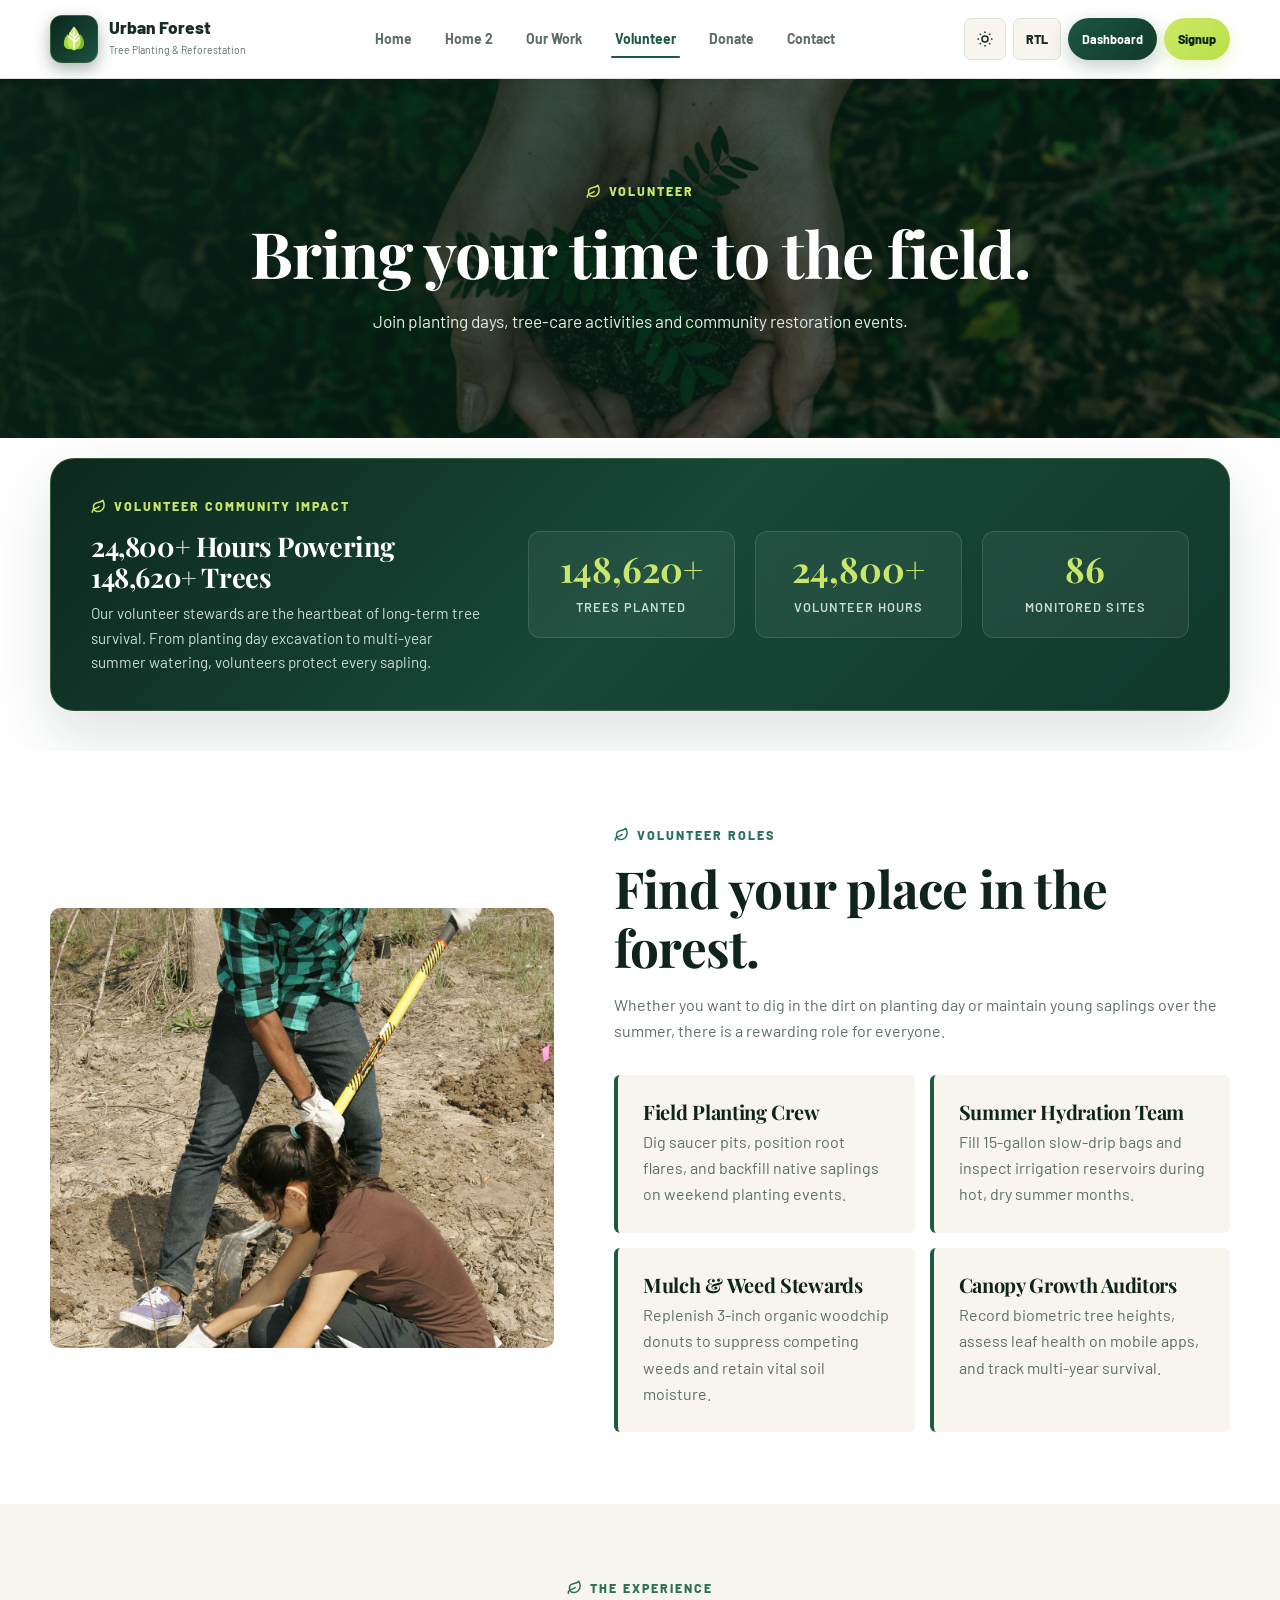
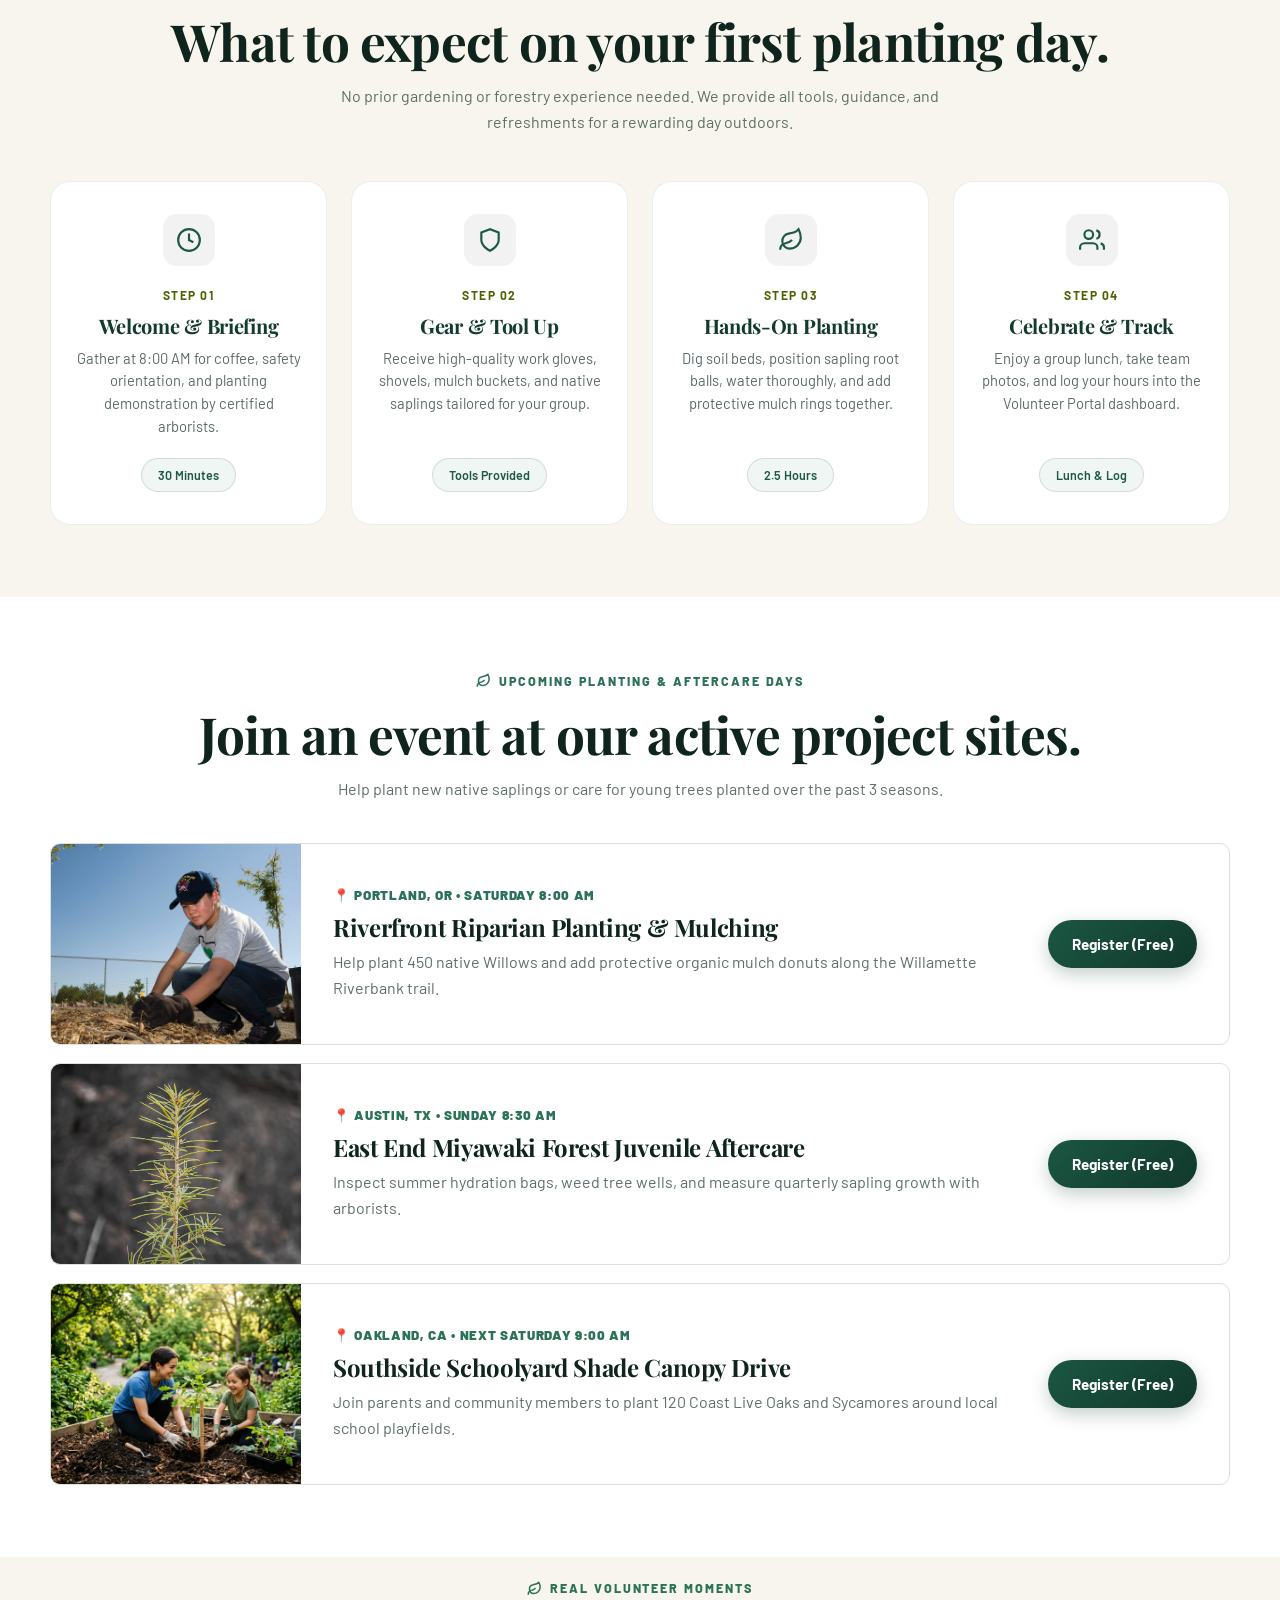
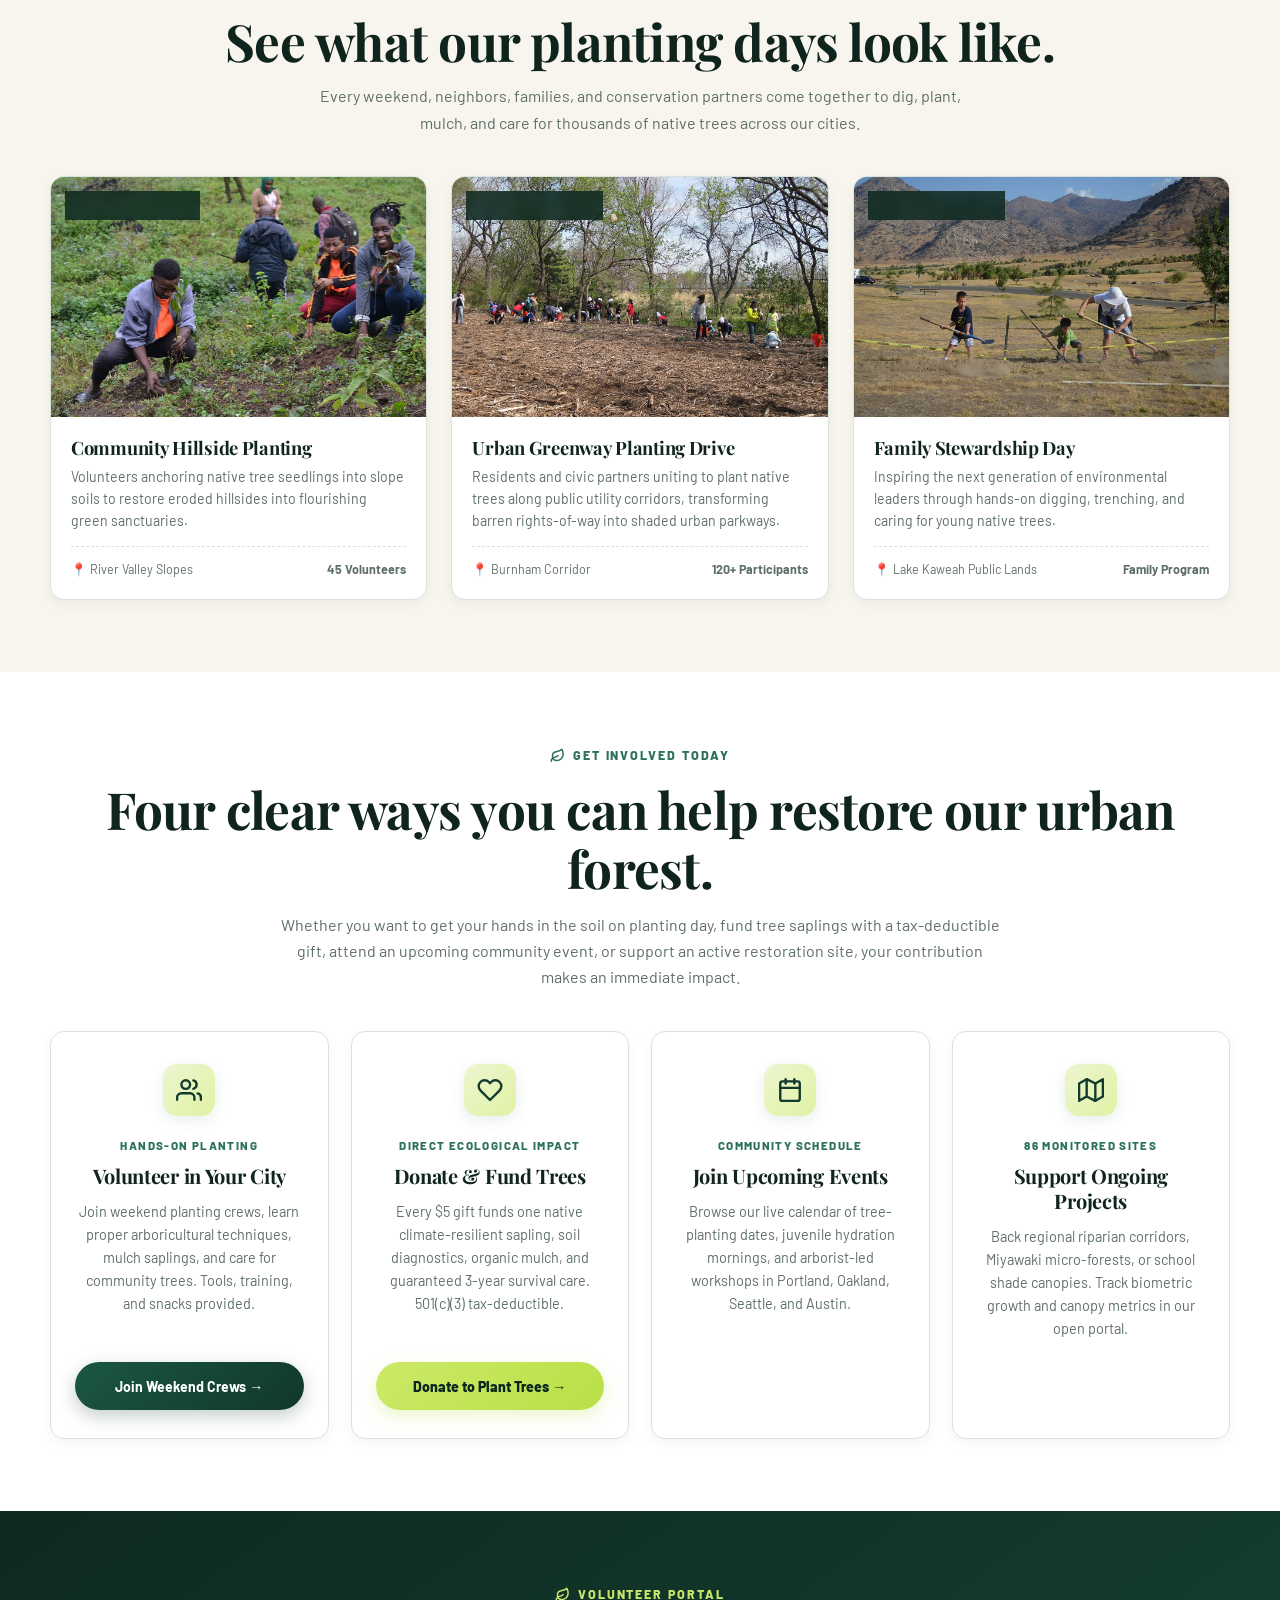
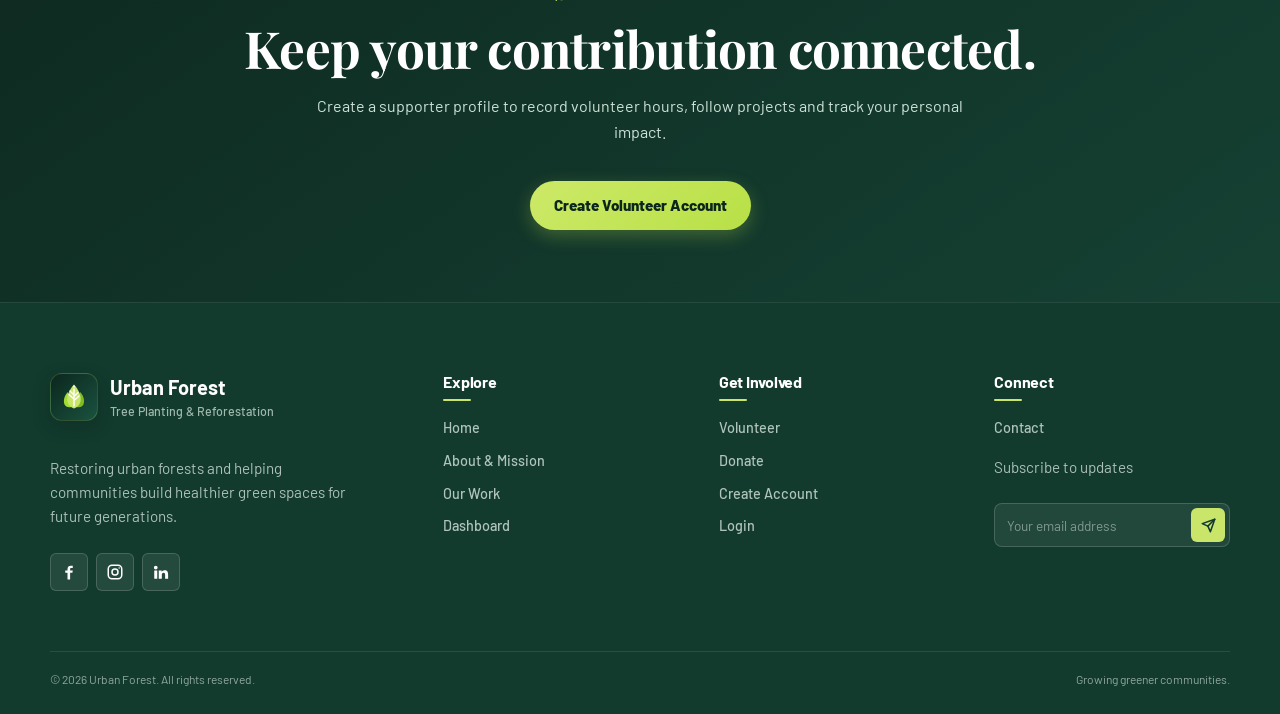
<file: volunteer.html>
<!DOCTYPE html>
<html lang="en">
<head>
  <meta charset="UTF-8">
  <meta name="viewport" content="width=device-width, initial-scale=1.0">
  <title>Volunteer | Urban Forest</title>
  <meta name="description" content="Join planting days, tree-care activities, and community restoration events with Urban Forest.">
  <link rel="preconnect" href="https://fonts.googleapis.com">
  <link rel="preconnect" href="https://fonts.gstatic.com" crossorigin>
  <link href="https://fonts.googleapis.com/css2?family=Barlow:wght@400;500;600;700;800&family=Playfair+Display:wght@600;700&display=swap" rel="stylesheet">
  <link rel="icon" type="image/svg+xml" href="data:image/svg+xml,%3Csvg xmlns='http://www.w3.org/2000/svg' viewBox='0 0 100 100'%3E%3Crect width='100' height='100' rx='20' fill='%231d5945'/%3E%3Cpath d='M50 15C31 25 22 40 22 55c0 17 12 28 28 28s28-11 28-28c0-15-9-30-28-40Z' fill='%23c9e66b'/%3E%3Cpath d='M50 43v40M50 57 36 46M50 66l15-13' stroke='white' stroke-width='6' stroke-linecap='round'/%3E%3C/svg%3E">
  <link rel="stylesheet" href="assets/css/style.css">
</head>
<body>

  <!-- =========================================================
  HEADER & NAVBAR
  ========================================================= -->
  <header class="header" id="siteHeader">
    <div class="container">
      <nav class="navbar">
        <a href="index.html" class="logo" title="Urban Forest Home">
          <div class="logo-mark">
            <svg viewBox="0 0 64 64" fill="none" xmlns="http://www.w3.org/2000/svg">
              <path d="M20 22C13 29 10 38 13 47C15 51 20 54 27 52C24 43 24 32 20 22Z" fill="#a2db34"/>
              <path d="M44 22C51 29 54 38 51 47C49 51 44 54 37 52C40 43 40 32 44 22Z" fill="#7ebc27"/>
              <path d="M32 7C22 18 17 31 19 41C21 48 26 53 32 55C38 53 43 48 45 41C47 31 42 18 32 7Z" fill="#c9e66b"/>
              <path d="M32 16V50M32 28L24 20M32 36L22 27M32 31L40 23M32 39L42 30" stroke="#ffffff" stroke-width="2.8" stroke-linecap="round" stroke-linejoin="round"/>
              <circle cx="32" cy="11" r="2" fill="#ffffff"/>
            </svg>
          </div>
          <div class="logo-text">
            <strong>Urban Forest</strong>
            <span>Tree Planting & Reforestation</span>
          </div>
        </a>

        <div class="nav-links">
          <a href="index.html" class="nav-link">Home</a>
          <a href="home2.html" class="nav-link">Home 2</a>
          <a href="work.html" class="nav-link">Our Work</a>
          <a href="volunteer.html" class="nav-link active">Volunteer</a>
          <a href="donate.html" class="nav-link">Donate</a>
          <a href="contact.html" class="nav-link">Contact</a>
        </div>

        <div class="nav-actions">
          <button class="theme-btn" onclick="toggleTheme()" aria-label="Toggle theme" title="Theme">
            <svg viewBox="0 0 24 24" fill="none" stroke="currentColor" stroke-width="2">
              <circle cx="12" cy="12" r="4"/>
              <path d="M12 2v2M12 20v2M4.9 4.9l1.4 1.4M17.7 17.7l1.4 1.4M2 12h2M20 12h2M4.9 19.1l1.4-1.4M17.7 6.3l1.4-1.4"/>
            </svg>
          </button>
          <button class="nav-control" onclick="toggleRTL()" title="RTL Layout">RTL</button>
          <a href="dashboard.html" class="btn btn-green nav-dashboard">Dashboard</a>
          <a href="signup.html" class="btn btn-lime nav-signup">Signup</a>
          <button class="menu-btn" onclick="toggleMenu()" aria-label="Open menu" title="Menu">
            <svg viewBox="0 0 24 24" fill="none" stroke="currentColor" stroke-width="2">
              <path d="M4 6h16M4 12h16M4 18h16"/>
            </svg>
          </button>
        </div>
      </nav>

      <div class="mobile-menu" id="mobileMenu">
        <a href="index.html">Home</a>
        <a href="home2.html">Home 2</a>
        <a href="work.html">Our Work</a>
        <a href="volunteer.html" class="active">Volunteer</a>
        <a href="donate.html">Donate</a>
        <a href="contact.html">Contact</a>
        <div class="mobile-menu-divider" aria-hidden="true"></div>
        <button class="mobile-control" onclick="toggleTheme();closeMenu()">Theme</button>
        <button class="mobile-control" onclick="toggleRTL();closeMenu()">RTL</button>
        <a href="dashboard.html" class="mobile-control mobile-dashboard">Dashboard</a>
        <a href="signup.html" class="mobile-control mobile-signup">Signup</a>
      </div>
    </div>
  </header>

  <main>
    <!-- =========================================================
    INNER HERO
    ========================================================= -->
    <section class="inner-hero hero-volunteer">
      <div class="container inner-layout">
        <div class="reveal">
          <span class="eyebrow">Volunteer</span>
          <h1>Bring your time to the field.</h1>
          <p>
            Join planting days, tree-care activities and community
            restoration events.
          </p>
        </div>
      </div>
    </section>

    <!-- =========================================================
    VERIFIED VOLUNTEER IMPACT STRIP
    ========================================================= -->
    <section class="section" style="padding:20px 0 0;">
      <div class="container">
        <div class="verified-counter-banner reveal">
          <div class="verified-counter-grid">
            <div class="verified-counter-lead">
              <span class="eyebrow" style="color:var(--lime);">Volunteer Community Impact</span>
              <h3>24,800+ Hours Powering 148,620+ Trees</h3>
              <p>
                Our volunteer stewards are the heartbeat of long-term tree survival. From planting day excavation to multi-year summer watering, volunteers protect every sapling.
              </p>
            </div>
            <div class="verified-stats-row">
              <div class="verified-stat-box">
                <strong>148,620+</strong>
                <span>Trees Planted</span>
              </div>
              <div class="verified-stat-box">
                <strong>24,800+</strong>
                <span>Volunteer Hours</span>
              </div>
              <div class="verified-stat-box">
                <strong>86</strong>
                <span>Monitored Sites</span>
              </div>
            </div>
          </div>
        </div>
      </div>
    </section>

    <!-- =========================================================
    ROLES SECTION
    ========================================================= -->
    <section class="section">
      <div class="container volunteer-grid">
        <div class="volunteer-photo reveal">
          <img src="assets/images/community-volunteers-action.jpg" alt="Real volunteers actively digging soil and planting native tree sapling">
        </div>

        <div class="reveal">
          <span class="eyebrow">Volunteer Roles</span>
          <h2>Find your place in the forest.</h2>
          <p style="margin-top:15px;">
            Whether you want to dig in the dirt on planting day or maintain young saplings over the summer, there is a rewarding role for everyone.
          </p>
          <div class="roles">
            <div class="role">
              <h3>Field Planting Crew</h3>
              <p>Dig saucer pits, position root flares, and backfill native saplings on weekend planting events.</p>
            </div>
            <div class="role">
              <h3>Summer Hydration Team</h3>
              <p>Fill 15-gallon slow-drip bags and inspect irrigation reservoirs during hot, dry summer months.</p>
            </div>
            <div class="role">
              <h3>Mulch & Weed Stewards</h3>
              <p>Replenish 3-inch organic woodchip donuts to suppress competing weeds and retain vital soil moisture.</p>
            </div>
            <div class="role">
              <h3>Canopy Growth Auditors</h3>
              <p>Record biometric tree heights, assess leaf health on mobile apps, and track multi-year survival.</p>
            </div>
          </div>
        </div>
      </div>
    </section>

    <!-- =========================================================
    VOLUNTEER EXPERIENCE (WHAT TO EXPECT)
    ========================================================= -->
    <section class="section bg-cream">
      <div class="container">
        <div class="center reveal">
          <span class="eyebrow">The Experience</span>
          <h2>What to expect on your first planting day.</h2>
          <p style="max-width:640px;margin:12px auto 0;">No prior gardening or forestry experience needed. We provide all tools, guidance, and refreshments for a rewarding day outdoors.</p>
        </div>

        <div class="cards-4" style="margin-top:45px;">
          <div class="experience-card reveal">
            <div class="experience-icon">
              <svg viewBox="0 0 24 24" fill="none" stroke="currentColor" stroke-width="2">
                <circle cx="12" cy="12" r="10"></circle>
                <polyline points="12 6 12 12 16 14"></polyline>
              </svg>
            </div>
            <span class="experience-step">Step 01</span>
            <h3>Welcome & Briefing</h3>
            <p>Gather at 8:00 AM for coffee, safety orientation, and planting demonstration by certified arborists.</p>
            <span class="experience-badge">30 Minutes</span>
          </div>

          <div class="experience-card reveal">
            <div class="experience-icon">
              <svg viewBox="0 0 24 24" fill="none" stroke="currentColor" stroke-width="2">
                <path d="M12 22s8-4 8-10V5l-8-3-8 3v7c0 6 8 10 8 10z"></path>
              </svg>
            </div>
            <span class="experience-step">Step 02</span>
            <h3>Gear & Tool Up</h3>
            <p>Receive high-quality work gloves, shovels, mulch buckets, and native saplings tailored for your group.</p>
            <span class="experience-badge">Tools Provided</span>
          </div>

          <div class="experience-card reveal">
            <div class="experience-icon">
              <svg viewBox="0 0 24 24" fill="none" stroke="currentColor" stroke-width="2">
                <path d="M11 20A7 7 0 0 1 9.8 6.1C15.5 5 17 4.48 19 2c1 2 2 4.18 2 8 0 5.5-4.78 10-10 10Z"></path>
                <path d="M2 21c0-3 1.85-5.36 5.08-6C9.5 14.52 12 13 13 12"></path>
              </svg>
            </div>
            <span class="experience-step">Step 03</span>
            <h3>Hands-On Planting</h3>
            <p>Dig soil beds, position sapling root balls, water thoroughly, and add protective mulch rings together.</p>
            <span class="experience-badge">2.5 Hours</span>
          </div>

          <div class="experience-card reveal">
            <div class="experience-icon">
              <svg viewBox="0 0 24 24" fill="none" stroke="currentColor" stroke-width="2">
                <path d="M17 21v-2a4 4 0 0 0-4-4H5a4 4 0 0 0-4 4v2"></path>
                <circle cx="9" cy="7" r="4"></circle>
                <path d="M23 21v-2a4 4 0 0 0-3-3.87"></path>
                <path d="M16 3.13a4 4 0 0 1 0 7.75"></path>
              </svg>
            </div>
            <span class="experience-step">Step 04</span>
            <h3>Celebrate & Track</h3>
            <p>Enjoy a group lunch, take team photos, and log your hours into the Volunteer Portal dashboard.</p>
            <span class="experience-badge">Lunch & Log</span>
          </div>
        </div>
      </div>
    </section>

    <!-- =========================================================
    UPCOMING EVENTS & PROJECT LOCATIONS
    ========================================================= -->
    <section class="section" id="eventsSection">
      <div class="container">
        <div class="center reveal">
          <span class="eyebrow">Upcoming Planting & Aftercare Days</span>
          <h2>Join an event at our active project sites.</h2>
          <p style="max-width:650px;margin:12px auto 0;">Help plant new native saplings or care for young trees planted over the past 3 seasons.</p>
        </div>

        <div class="event-list" style="margin-top:40px;">
          <article class="event reveal">
            <div class="event-image">
              <img src="assets/images/volunteers-planting-action.jpg" alt="Volunteer mulching and planting sapling in park">
            </div>
            <div class="event-content">
              <div class="event-info">
                <small>📍 PORTLAND, OR • SATURDAY 8:00 AM</small>
                <h3>Riverfront Riparian Planting & Mulching</h3>
                <p>Help plant 450 native Willows and add protective organic mulch donuts along the Willamette Riverbank trail.</p>
              </div>
              <button class="btn btn-green" onclick="registerEvent('Riverfront Riparian Planting (Portland)')">
                Register (Free)
              </button>
            </div>
          </article>

          <article class="event reveal">
            <div class="event-image">
              <img src="assets/images/planted-sapling-closeup.jpg" alt="Newly planted tree sapling taking root in soil">
            </div>
            <div class="event-content">
              <div class="event-info">
                <small>📍 AUSTIN, TX • SUNDAY 8:30 AM</small>
                <h3>East End Miyawaki Forest Juvenile Aftercare</h3>
                <p>Inspect summer hydration bags, weed tree wells, and measure quarterly sapling growth with arborists.</p>
              </div>
              <button class="btn btn-green" onclick="registerEvent('Miyawaki Forest Aftercare (Austin)')">
                Register (Free)
              </button>
            </div>
          </article>

          <article class="event reveal">
            <div class="event-image">
              <img src="assets/images/tree-planting.jpg" alt="Family planting young oak tree with gardening trowel">
            </div>
            <div class="event-content">
              <div class="event-info">
                <small>📍 OAKLAND, CA • NEXT SATURDAY 9:00 AM</small>
                <h3>Southside Schoolyard Shade Canopy Drive</h3>
                <p>Join parents and community members to plant 120 Coast Live Oaks and Sycamores around local school playfields.</p>
              </div>
              <button class="btn btn-green" onclick="registerEvent('Oakland Schoolyard Shade Drive')">
                Register (Free)
              </button>
            </div>
          </article>
        </div>
      </div>
    </section>

    <!-- =========================================================
    VOLUNTEERS IN ACTION: PHOTO SHOWCASE
    ========================================================= -->
    <section class="section bg-cream" style="padding-top:20px;">
      <div class="container">
        <div class="center reveal">
          <span class="eyebrow">Real Volunteer Moments</span>
          <h2>See what our planting days look like.</h2>
          <p style="max-width:680px;margin:12px auto 0;">
            Every weekend, neighbors, families, and conservation partners come together to dig, plant, mulch, and care for thousands of native trees across our cities.
          </p>
        </div>

        <div class="field-gallery-grid">
          <div class="field-photo-card reveal">
            <div class="field-photo-media">
              <img src="assets/images/volunteers-group-planting.jpg" alt="Group of smiling volunteers planting tree saplings on hillside">
              <span class="field-photo-tag">Community Crew</span>
            </div>
            <div class="field-photo-body">
              <h3>Community Hillside Planting</h3>
              <p>Volunteers anchoring native tree seedlings into slope soils to restore eroded hillsides into flourishing green sanctuaries.</p>
              <div class="field-photo-footer">
                <span>📍 River Valley Slopes</span>
                <strong>45 Volunteers</strong>
              </div>
            </div>
          </div>

          <div class="field-photo-card reveal">
            <div class="field-photo-media">
              <img src="assets/images/volunteers-corridor-planting.jpg" alt="Dozens of volunteers working together along urban greenway">
              <span class="field-photo-tag">Greenway Event</span>
            </div>
            <div class="field-photo-body">
              <h3>Urban Greenway Planting Drive</h3>
              <p>Residents and civic partners uniting to plant native trees along public utility corridors, transforming barren rights-of-way into shaded urban parkways.</p>
              <div class="field-photo-footer">
                <span>📍 Burnham Corridor</span>
                <strong>120+ Participants</strong>
              </div>
            </div>
          </div>

          <div class="field-photo-card reveal">
            <div class="field-photo-media">
              <img src="assets/images/volunteer-family-planting.jpg" alt="Family with children digging planting trenches outdoors">
              <span class="field-photo-tag">Youth & Families</span>
            </div>
            <div class="field-photo-body">
              <h3>Family Stewardship Day</h3>
              <p>Inspiring the next generation of environmental leaders through hands-on digging, trenching, and caring for young native trees.</p>
              <div class="field-photo-footer">
                <span>📍 Lake Kaweah Public Lands</span>
                <strong>Family Program</strong>
              </div>
            </div>
          </div>
        </div>
      </div>
    </section>

    <!-- =========================================================
    FOUR WAYS TO TAKE ACTION: GET INVOLVED & SUPPORT
    ========================================================= -->
    <section class="section" id="takeActionSection">
      <div class="container">
        <div class="center reveal">
          <span class="eyebrow">Get Involved Today</span>
          <h2>Four clear ways you can help restore our urban forest.</h2>
          <p style="max-width:720px;margin:14px auto 0;">
            Whether you want to get your hands in the soil on planting day, fund tree saplings with a tax-deductible gift, attend an upcoming community event, or support an active restoration site, your contribution makes an immediate impact.
          </p>
        </div>

        <div class="action-options-grid">
          <!-- Option 1: Volunteer -->
          <div class="action-option-card reveal">
            <div class="action-option-icon">
              <svg viewBox="0 0 24 24" width="26" height="26" fill="none" stroke="currentColor" stroke-width="2.2" stroke-linecap="round" stroke-linejoin="round">
                <path d="M17 21v-2a4 4 0 0 0-4-4H5a4 4 0 0 0-4 4v2"></path>
                <circle cx="9" cy="7" r="4"></circle>
                <path d="M23 21v-2a4 4 0 0 0-3-3.87"></path>
                <path d="M16 3.13a4 4 0 0 1 0 7.75"></path>
              </svg>
            </div>
            <span class="action-option-tag">Hands-On Planting</span>
            <h3>Volunteer in Your City</h3>
            <p>Join weekend planting crews, learn proper arboricultural techniques, mulch saplings, and care for community trees. Tools, training, and snacks provided.</p>
            <a href="volunteer.html#eventsSection" class="btn btn-green action-option-cta">
              Join Weekend Crews →
            </a>
          </div>

          <!-- Option 2: Donate -->
          <div class="action-option-card reveal">
            <div class="action-option-icon">
              <svg viewBox="0 0 24 24" width="26" height="26" fill="none" stroke="currentColor" stroke-width="2.2" stroke-linecap="round" stroke-linejoin="round">
                <path d="M20.84 4.61a5.5 5.5 0 0 0-7.78 0L12 5.67l-1.06-1.06a5.5 5.5 0 0 0-7.78 7.78l1.06 1.06L12 21.23l7.78-7.78 1.06-1.06a5.5 5.5 0 0 0 0-7.78z"></path>
              </svg>
            </div>
            <span class="action-option-tag">Direct Ecological Impact</span>
            <h3>Donate & Fund Trees</h3>
            <p>Every $5 gift funds one native climate-resilient sapling, soil diagnostics, organic mulch, and guaranteed 3-year survival care. 501(c)(3) tax-deductible.</p>
            <a href="donate.html" class="btn btn-lime action-option-cta">
              Donate to Plant Trees →
            </a>
          </div>

          <!-- Option 3: Join Upcoming Events -->
          <div class="action-option-card reveal">
            <div class="action-option-icon">
              <svg viewBox="0 0 24 24" width="26" height="26" fill="none" stroke="currentColor" stroke-width="2.2" stroke-linecap="round" stroke-linejoin="round">
                <rect x="3" y="4" width="18" height="18" rx="2" ry="2"></rect>
                <line x1="16" y1="2" x2="16" y2="6"></line>
                <line x1="8" y1="2" x2="8" y2="6"></line>
                <line x1="3" y1="10" x2="21" y2="10"></line>
              </svg>
            </div>
            <span class="action-option-tag">Community Schedule</span>
            <h3>Join Upcoming Events</h3>
            <p>Browse our live calendar of tree-planting dates, juvenile hydration mornings, and arborist-led workshops in Portland, Oakland, Seattle, and Austin.</p>
            <a href="#eventsSection" class="btn btn-outline action-option-cta">
              Browse Event Calendar ↑
            </a>
          </div>

          <!-- Option 4: Support Ongoing Projects -->
          <div class="action-option-card reveal">
            <div class="action-option-icon">
              <svg viewBox="0 0 24 24" width="26" height="26" fill="none" stroke="currentColor" stroke-width="2.2" stroke-linecap="round" stroke-linejoin="round">
                <polygon points="1 6 1 22 8 18 16 22 23 18 23 2 16 6 8 2 1 6"></polygon>
                <line x1="8" y1="2" x2="8" y2="18"></line>
                <line x1="16" y1="6" x2="16" y2="22"></line>
              </svg>
            </div>
            <span class="action-option-tag">86 Monitored Sites</span>
            <h3>Support Ongoing Projects</h3>
            <p>Back regional riparian corridors, Miyawaki micro-forests, or school shade canopies. Track biometric growth and canopy metrics in our open portal.</p>
            <a href="work.html#projectLocations" class="btn btn-outline action-option-cta">
              Explore Active Sites →
            </a>
          </div>
        </div>
      </div>
    </section>

    <!-- =========================================================
    VOLUNTEER PORTAL CTA
    ========================================================= -->
    <section class="section bg-green">
      <div class="container center reveal">
        <span class="eyebrow">Volunteer Portal</span>
        <h2>Keep your contribution connected.</h2>
        <p style="max-width:650px;margin:15px auto;">
          Create a supporter profile to record volunteer hours,
          follow projects and track your personal impact.
        </p>
        <a href="signup.html" class="btn btn-lime" style="margin-top:20px;">
          Create Volunteer Account
        </a>
      </div>
    </section>
  </main>

  <!-- =========================================================
  FOOTER
  ========================================================= -->
  <footer class="footer" id="footer">
    <div class="container">
      <div class="footer-grid">
        <div>
          <a href="index.html" class="logo">
            <div class="logo-mark">
              <svg viewBox="0 0 64 64" fill="none" xmlns="http://www.w3.org/2000/svg">
                <path d="M20 22C13 29 10 38 13 47C15 51 20 54 27 52C24 43 24 32 20 22Z" fill="#a2db34"/>
                <path d="M44 22C51 29 54 38 51 47C49 51 44 54 37 52C40 43 40 32 44 22Z" fill="#7ebc27"/>
                <path d="M32 7C22 18 17 31 19 41C21 48 26 53 32 55C38 53 43 48 45 41C47 31 42 18 32 7Z" fill="#c9e66b"/>
                <path d="M32 16V50M32 28L24 20M32 36L22 27M32 31L40 23M32 39L42 30" stroke="#ffffff" stroke-width="2.8" stroke-linecap="round" stroke-linejoin="round"/>
                <circle cx="32" cy="11" r="2" fill="#ffffff"/>
              </svg>
            </div>
            <div class="logo-text">
              <strong>Urban Forest</strong>
              <span>Tree Planting & Reforestation</span>
            </div>
          </a>
          <p>
            Restoring urban forests and helping communities build
            healthier green spaces for future generations.
          </p>
          <div class="footer-social">
            <a href="#" aria-label="Facebook">
              <svg viewBox="0 0 24 24" fill="white">
                <path d="M13.5 22v-9h3l.5-3h-3.5V8.1c0-.9.3-1.6 1.7-1.6H17V3.8c-.3 0-1.4-.1-2.6-.1-2.6 0-4.4 1.6-4.4 4.5V10H7v3h3v9h3.5z"/>
              </svg>
            </a>
            <a href="#" aria-label="Instagram">
              <svg viewBox="0 0 24 24" fill="none" stroke="white" stroke-width="2">
                <rect x="3" y="3" width="18" height="18" rx="5"/>
                <circle cx="12" cy="12" r="4"/>
                <circle cx="17.5" cy="6.5" r="1" fill="white" stroke="none"/>
              </svg>
            </a>
            <a href="#" aria-label="LinkedIn">
              <svg viewBox="0 0 24 24" fill="white">
                <path d="M5 3.5A2.5 2.5 0 1 0 5 8.5a2.5 2.5 0 0 0 0-5ZM3 10h4v11H3V10Zm6 0h3.8v1.5h.1c.5-1 1.8-2 3.8-2 4.1 0 4.8 2.7 4.8 6.2V21h-4v-4.7c0-1.1 0-3.3-2-3.3s-2.4 1.6-2.4 3.2V21H9V10Z"/>
              </svg>
            </a>
          </div>
        </div>

        <div>
          <h4>Explore</h4>
          <div class="footer-links">
            <a href="index.html">Home</a>
            <a href="home2.html">About & Mission</a>
            <a href="work.html">Our Work</a>
            <a href="dashboard.html">Dashboard</a>
          </div>
        </div>

        <div>
          <h4>Get Involved</h4>
          <div class="footer-links">
            <a href="volunteer.html">Volunteer</a>
            <a href="donate.html">Donate</a>
            <a href="signup.html">Create Account</a>
            <a href="login.html">Login</a>
          </div>
        </div>

        <div>
          <h4>Connect</h4>
          <div class="footer-links">
            <a href="contact.html">Contact</a>
          </div>
          <form class="footer-newsletter-form" onsubmit="newsletter(event)">
            <p class="footer-sub-text">Subscribe to updates</p>
            <div class="footer-input-box">
              <input type="email" placeholder="Your email address" required aria-label="Your email address">
              <button type="submit" aria-label="Subscribe">
                <svg viewBox="0 0 24 24" fill="none" stroke="currentColor" stroke-width="2.5" stroke-linecap="round" stroke-linejoin="round">
                  <line x1="22" y1="2" x2="11" y2="13"></line>
                  <polygon points="22 2 15 22 11 13 2 9 22 2"></polygon>
                </svg>
              </button>
            </div>
          </form>
        </div>
      </div>

      <div class="footer-bottom">
        <span>© 2026 Urban Forest. All rights reserved.</span>
        <span>Growing greener communities.</span>
      </div>
    </div>
  </footer>

  <div class="toast" id="toast"></div>
  <script src="assets/js/main.js" defer></script>
</body>
</html>
</file>
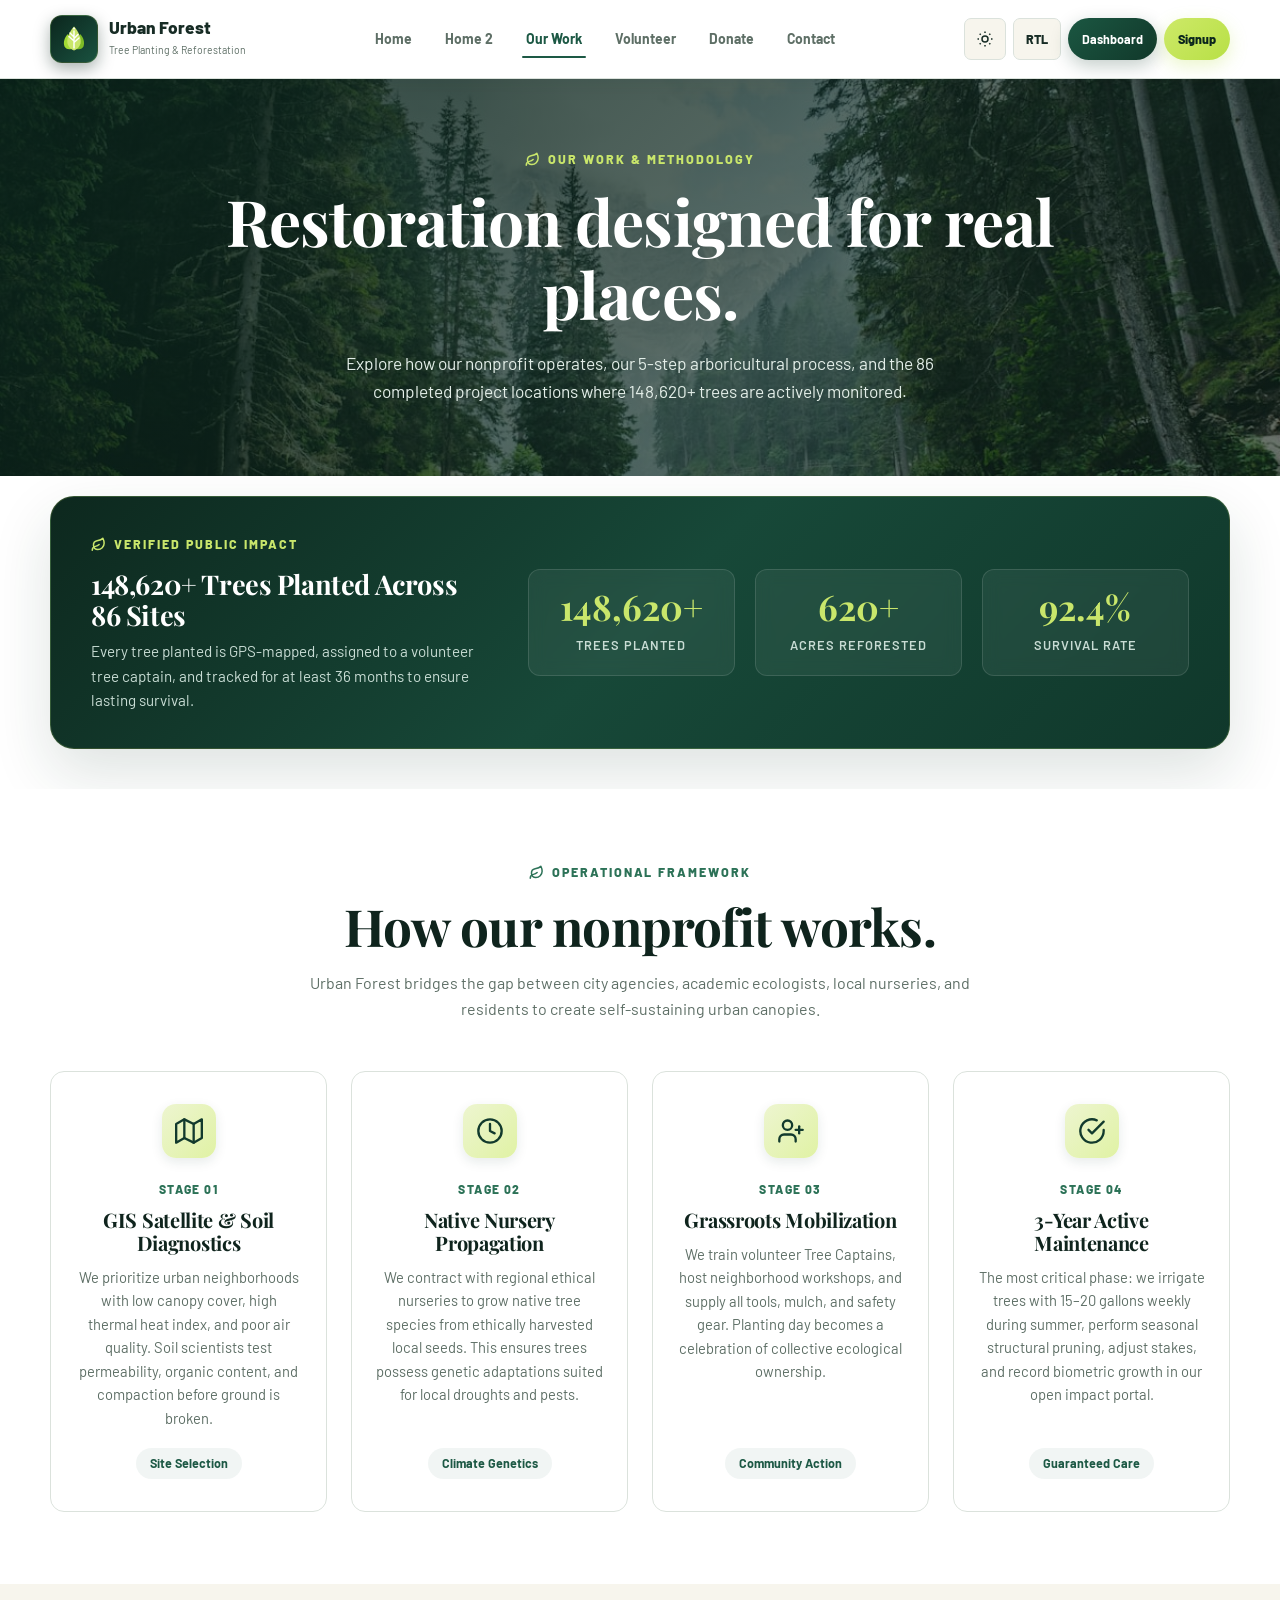
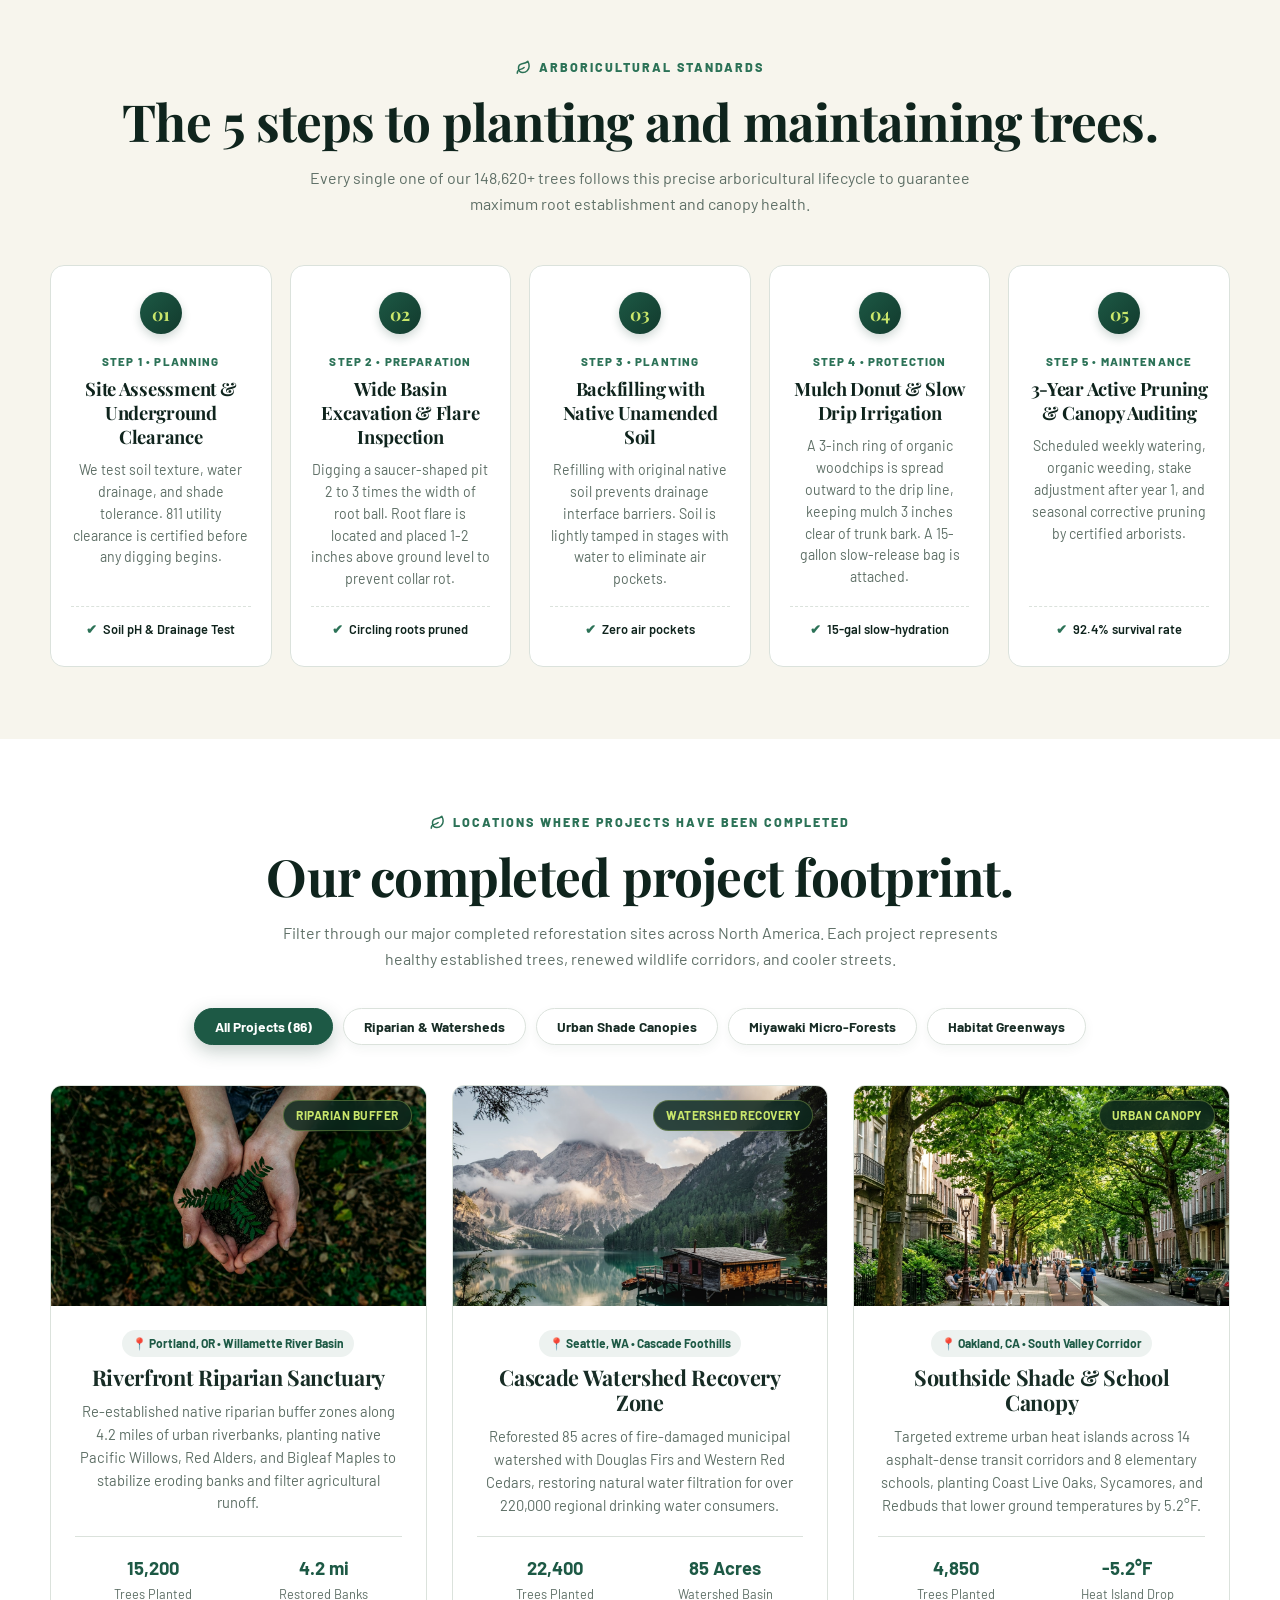
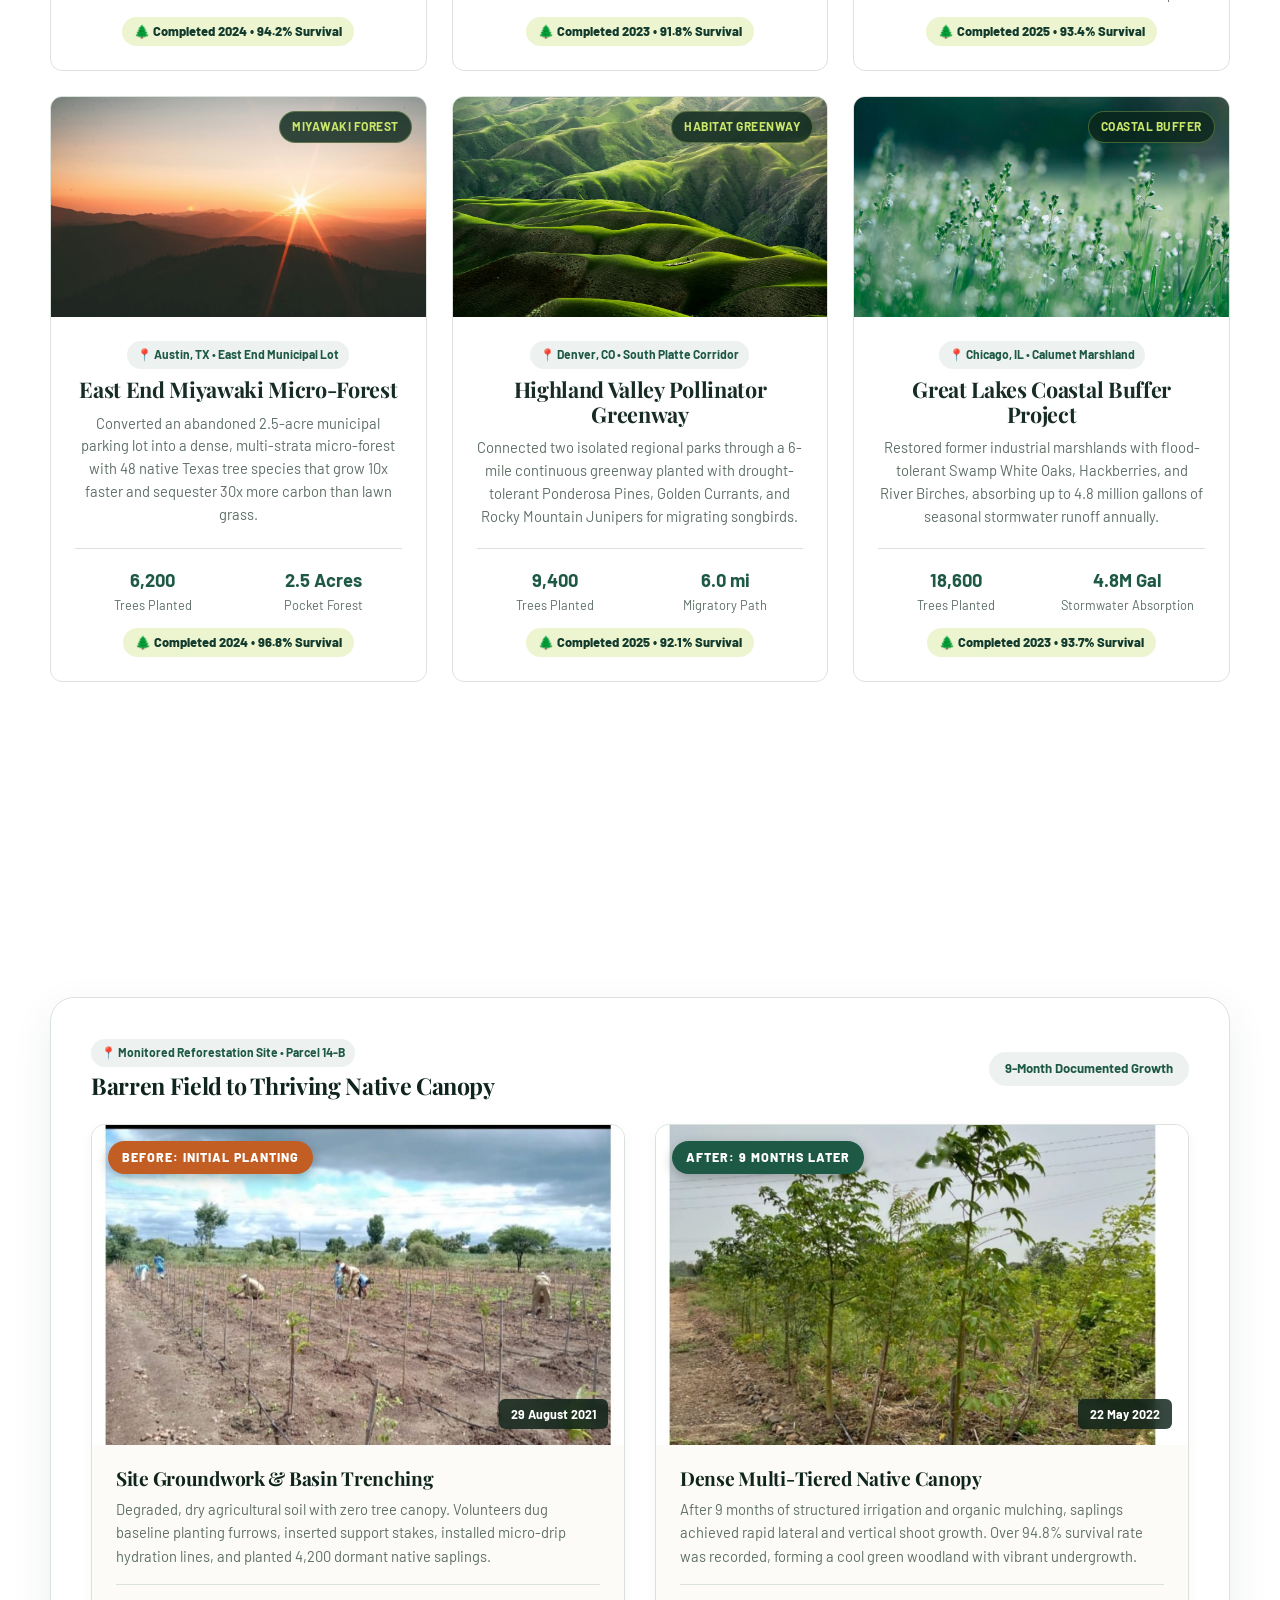
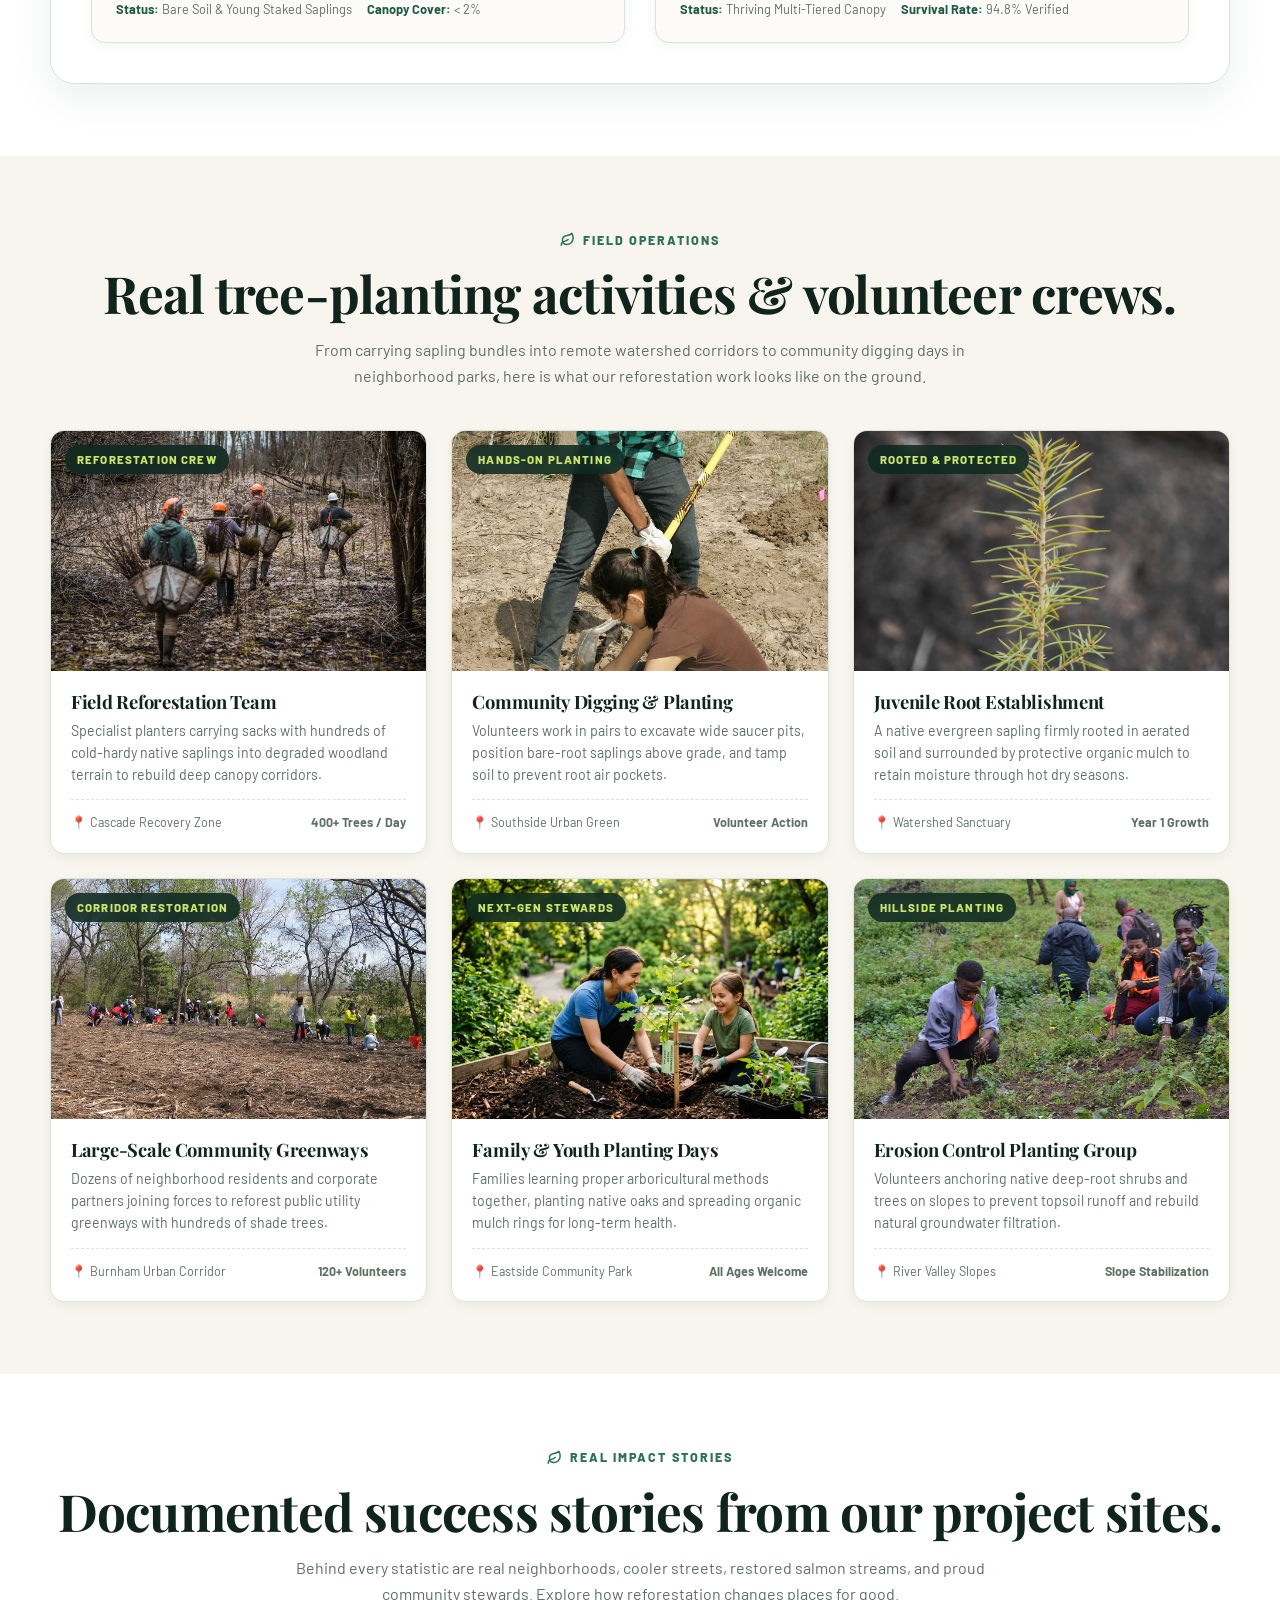
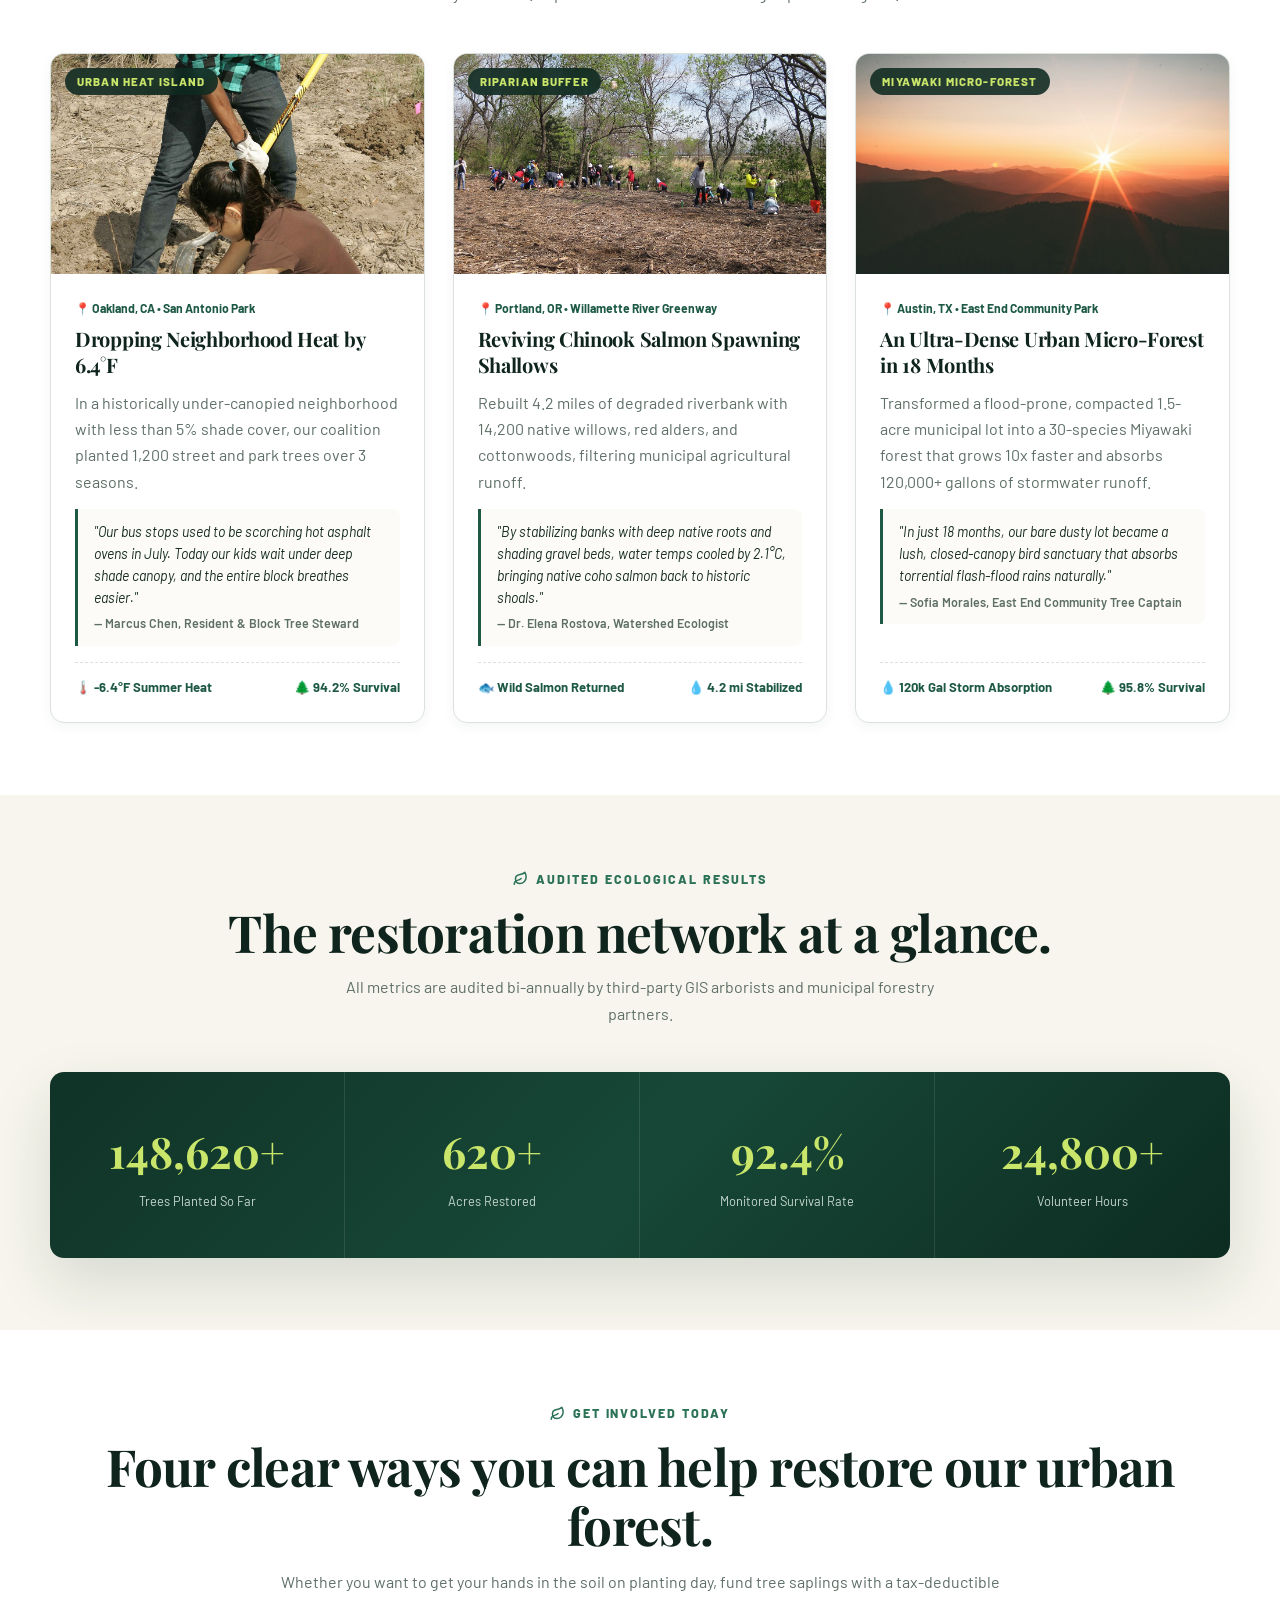
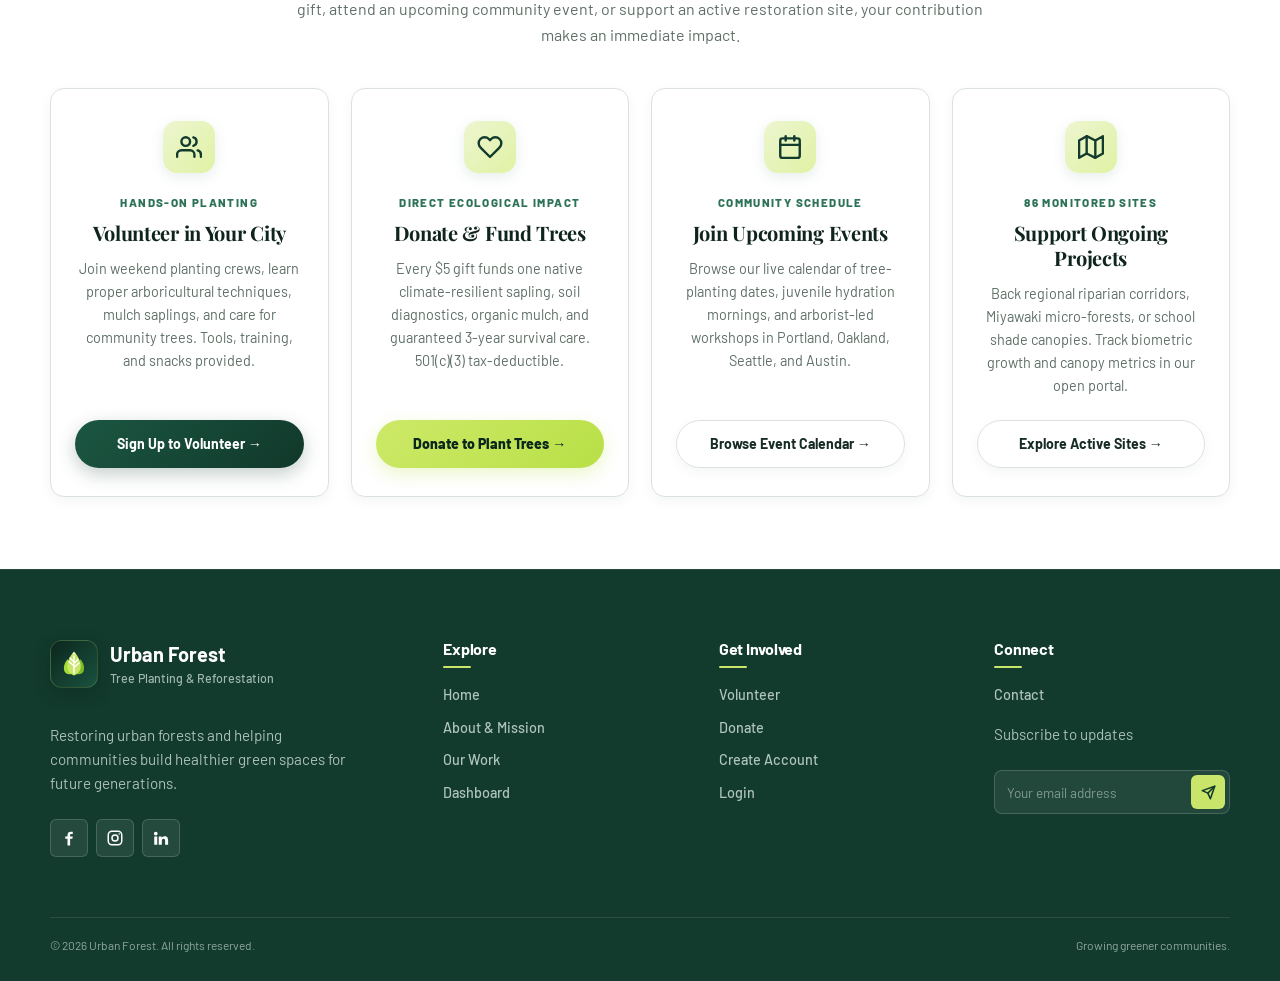
<file: work.html>
<!DOCTYPE html>
<html lang="en">
<head>
  <meta charset="UTF-8">
  <meta name="viewport" content="width=device-width, initial-scale=1.0">
  <title>Our Work | Urban Forest</title>
  <meta name="description" content="Explore Urban Forest's restoration programs: Forest Recovery, Urban Canopy, and Habitat Renewal across urban communities.">
  <link rel="preconnect" href="https://fonts.googleapis.com">
  <link rel="preconnect" href="https://fonts.gstatic.com" crossorigin>
  <link href="https://fonts.googleapis.com/css2?family=Barlow:wght@400;500;600;700;800&family=Playfair+Display:wght@600;700&display=swap" rel="stylesheet">
  <link rel="icon" type="image/svg+xml" href="data:image/svg+xml,%3Csvg xmlns='http://www.w3.org/2000/svg' viewBox='0 0 100 100'%3E%3Crect width='100' height='100' rx='20' fill='%231d5945'/%3E%3Cpath d='M50 15C31 25 22 40 22 55c0 17 12 28 28 28s28-11 28-28c0-15-9-30-28-40Z' fill='%23c9e66b'/%3E%3Cpath d='M50 43v40M50 57 36 46M50 66l15-13' stroke='white' stroke-width='6' stroke-linecap='round'/%3E%3C/svg%3E">
  <link rel="stylesheet" href="assets/css/style.css">
</head>
<body>

  <!-- =========================================================
  HEADER & NAVBAR
  ========================================================= -->
  <header class="header" id="siteHeader">
    <div class="container">
      <nav class="navbar">
        <a href="index.html" class="logo" title="Urban Forest Home">
          <div class="logo-mark">
            <svg viewBox="0 0 64 64" fill="none" xmlns="http://www.w3.org/2000/svg">
              <path d="M20 22C13 29 10 38 13 47C15 51 20 54 27 52C24 43 24 32 20 22Z" fill="#a2db34"/>
              <path d="M44 22C51 29 54 38 51 47C49 51 44 54 37 52C40 43 40 32 44 22Z" fill="#7ebc27"/>
              <path d="M32 7C22 18 17 31 19 41C21 48 26 53 32 55C38 53 43 48 45 41C47 31 42 18 32 7Z" fill="#c9e66b"/>
              <path d="M32 16V50M32 28L24 20M32 36L22 27M32 31L40 23M32 39L42 30" stroke="#ffffff" stroke-width="2.8" stroke-linecap="round" stroke-linejoin="round"/>
              <circle cx="32" cy="11" r="2" fill="#ffffff"/>
            </svg>
          </div>
          <div class="logo-text">
            <strong>Urban Forest</strong>
            <span>Tree Planting & Reforestation</span>
          </div>
        </a>

        <div class="nav-links">
          <a href="index.html" class="nav-link">Home</a>
          <a href="home2.html" class="nav-link">Home 2</a>
          <a href="work.html" class="nav-link active">Our Work</a>
          <a href="volunteer.html" class="nav-link">Volunteer</a>
          <a href="donate.html" class="nav-link">Donate</a>
          <a href="contact.html" class="nav-link">Contact</a>
        </div>

        <div class="nav-actions">
          <button class="theme-btn" onclick="toggleTheme()" aria-label="Toggle theme" title="Theme">
            <svg viewBox="0 0 24 24" fill="none" stroke="currentColor" stroke-width="2">
              <circle cx="12" cy="12" r="4"/>
              <path d="M12 2v2M12 20v2M4.9 4.9l1.4 1.4M17.7 17.7l1.4 1.4M2 12h2M20 12h2M4.9 19.1l1.4-1.4M17.7 6.3l1.4-1.4"/>
            </svg>
          </button>
          <button class="nav-control" onclick="toggleRTL()" title="RTL Layout">RTL</button>
          <a href="dashboard.html" class="btn btn-green nav-dashboard">Dashboard</a>
          <a href="signup.html" class="btn btn-lime nav-signup">Signup</a>
          <button class="menu-btn" onclick="toggleMenu()" aria-label="Open menu" title="Menu">
            <svg viewBox="0 0 24 24" fill="none" stroke="currentColor" stroke-width="2">
              <path d="M4 6h16M4 12h16M4 18h16"/>
            </svg>
          </button>
        </div>
      </nav>

      <div class="mobile-menu" id="mobileMenu">
        <a href="index.html">Home</a>
        <a href="home2.html">Home 2</a>
        <a href="work.html" class="active">Our Work</a>
        <a href="volunteer.html">Volunteer</a>
        <a href="donate.html">Donate</a>
        <a href="contact.html">Contact</a>
        <div class="mobile-menu-divider" aria-hidden="true"></div>
        <button class="mobile-control" onclick="toggleTheme();closeMenu()">Theme</button>
        <button class="mobile-control" onclick="toggleRTL();closeMenu()">RTL</button>
        <a href="dashboard.html" class="mobile-control mobile-dashboard">Dashboard</a>
        <a href="signup.html" class="mobile-control mobile-signup">Signup</a>
      </div>
    </div>
  </header>

  <main>
    <!-- =========================================================
    INNER HERO
    ========================================================= -->
    <section class="inner-hero hero-work">
      <div class="container inner-layout">
        <div class="reveal">
          <span class="eyebrow">Our Work & Methodology</span>
          <h1>Restoration designed for real places.</h1>
          <p>
            Explore how our nonprofit operates, our 5-step arboricultural process,
            and the 86 completed project locations where 148,620+ trees are actively monitored.
          </p>
        </div>
      </div>
    </section>

    <!-- =========================================================
    VERIFIED IMPACT STRIP: NUMBER OF TREES PLANTED SO FAR
    ========================================================= -->
    <section class="section" style="padding: 20px 0 0;">
      <div class="container">
        <div class="verified-counter-banner reveal">
          <div class="verified-counter-grid">
            <div class="verified-counter-lead">
              <span class="eyebrow" style="color:var(--lime);">Verified Public Impact</span>
              <h3>148,620+ Trees Planted Across 86 Sites</h3>
              <p>
                Every tree planted is GPS-mapped, assigned to a volunteer tree captain, and tracked for at least 36 months to ensure lasting survival.
              </p>
            </div>
            <div class="verified-stats-row">
              <div class="verified-stat-box">
                <strong>148,620+</strong>
                <span>Trees Planted</span>
              </div>
              <div class="verified-stat-box">
                <strong>620+</strong>
                <span>Acres Reforested</span>
              </div>
              <div class="verified-stat-box">
                <strong>92.4%</strong>
                <span>Survival Rate</span>
              </div>
            </div>
          </div>
        </div>
      </div>
    </section>

    <!-- =========================================================
    HOW THE NONPROFIT WORKS: THE OPERATIONAL MODEL
    ========================================================= -->
    <section class="section">
      <div class="container">
        <div class="center reveal">
          <span class="eyebrow">Operational Framework</span>
          <h2>How our nonprofit works.</h2>
          <p style="max-width:720px;margin:14px auto 0;">
            Urban Forest bridges the gap between city agencies, academic ecologists, local nurseries,
            and residents to create self-sustaining urban canopies.
          </p>
        </div>

        <div class="how-it-works-grid">
          <div class="model-pillar reveal">
            <div class="model-pillar-icon">
              <svg viewBox="0 0 24 24" fill="none" stroke="currentColor" stroke-width="2" stroke-linecap="round" stroke-linejoin="round">
                <polygon points="1 6 1 22 8 18 16 22 23 18 23 2 16 6 8 2 1 6"></polygon>
                <line x1="8" y1="2" x2="8" y2="18"></line>
                <line x1="16" y1="6" x2="16" y2="22"></line>
              </svg>
            </div>
            <span class="model-pillar-step">Stage 01</span>
            <h3>GIS Satellite & Soil Diagnostics</h3>
            <p>
              We prioritize urban neighborhoods with low canopy cover, high thermal heat index, and poor air quality. Soil scientists test permeability, organic content, and compaction before ground is broken.
            </p>
            <span class="model-pillar-tag">Site Selection</span>
          </div>

          <div class="model-pillar reveal">
            <div class="model-pillar-icon">
              <svg viewBox="0 0 24 24" fill="none" stroke="currentColor" stroke-width="2" stroke-linecap="round" stroke-linejoin="round">
                <path d="M12 2a10 10 0 0 1 10 10c0 5.52-4.48 10-10 10S2 17.52 2 12a10 10 0 0 1 10-10Z"></path>
                <path d="M12 6v6l4 2"></path>
              </svg>
            </div>
            <span class="model-pillar-step">Stage 02</span>
            <h3>Native Nursery Propagation</h3>
            <p>
              We contract with regional ethical nurseries to grow native tree species from ethically harvested local seeds. This ensures trees possess genetic adaptations suited for local droughts and pests.
            </p>
            <span class="model-pillar-tag">Climate Genetics</span>
          </div>

          <div class="model-pillar reveal">
            <div class="model-pillar-icon">
              <svg viewBox="0 0 24 24" fill="none" stroke="currentColor" stroke-width="2" stroke-linecap="round" stroke-linejoin="round">
                <path d="M16 21v-2a4 4 0 0 0-4-4H6a4 4 0 0 0-4 4v2"></path>
                <circle cx="9" cy="7" r="4"></circle>
                <line x1="19" y1="8" x2="19" y2="14"></line>
                <line x1="22" y1="11" x2="16" y2="11"></line>
              </svg>
            </div>
            <span class="model-pillar-step">Stage 03</span>
            <h3>Grassroots Mobilization</h3>
            <p>
              We train volunteer Tree Captains, host neighborhood workshops, and supply all tools, mulch, and safety gear. Planting day becomes a celebration of collective ecological ownership.
            </p>
            <span class="model-pillar-tag">Community Action</span>
          </div>

          <div class="model-pillar reveal">
            <div class="model-pillar-icon">
              <svg viewBox="0 0 24 24" fill="none" stroke="currentColor" stroke-width="2" stroke-linecap="round" stroke-linejoin="round">
                <path d="M22 11.08V12a10 10 0 1 1-5.93-9.14"></path>
                <polyline points="22 4 12 14.01 9 11.01"></polyline>
              </svg>
            </div>
            <span class="model-pillar-step">Stage 04</span>
            <h3>3-Year Active Maintenance</h3>
            <p>
              The most critical phase: we irrigate trees with 15–20 gallons weekly during summer, perform seasonal structural pruning, adjust stakes, and record biometric growth in our open impact portal.
            </p>
            <span class="model-pillar-tag">Guaranteed Care</span>
          </div>
        </div>
      </div>
    </section>

    <!-- =========================================================
    THE 5-STEP LIFECYCLE: PLANTING & MAINTAINING TREES
    ========================================================= -->
    <section class="section bg-cream">
      <div class="container">
        <div class="center reveal">
          <span class="eyebrow">Arboricultural Standards</span>
          <h2>The 5 steps to planting and maintaining trees.</h2>
          <p style="max-width:700px;margin:14px auto 0;">
            Every single one of our 148,620+ trees follows this precise arboricultural lifecycle to guarantee maximum root establishment and canopy health.
          </p>
        </div>

        <div class="process-grid-5">
          <div class="process-card reveal">
            <div class="process-badge">01</div>
            <span class="process-phase">Step 1 • Planning</span>
            <h3>Site Assessment & Underground Clearance</h3>
            <p>We test soil texture, water drainage, and shade tolerance. 811 utility clearance is certified before any digging begins.</p>
            <div class="process-metric"><span>✔</span> Soil pH & Drainage Test</div>
          </div>

          <div class="process-card reveal">
            <div class="process-badge">02</div>
            <span class="process-badge-icon" style="display:none"></span>
            <span class="process-phase">Step 2 • Preparation</span>
            <h3>Wide Basin Excavation & Flare Inspection</h3>
            <p>Digging a saucer-shaped pit 2 to 3 times the width of root ball. Root flare is located and placed 1-2 inches above ground level to prevent collar rot.</p>
            <div class="process-metric"><span>✔</span> Circling roots pruned</div>
          </div>

          <div class="process-card reveal">
            <div class="process-badge">03</div>
            <span class="process-phase">Step 3 • Planting</span>
            <h3>Backfilling with Native Unamended Soil</h3>
            <p>Refilling with original native soil prevents drainage interface barriers. Soil is lightly tamped in stages with water to eliminate air pockets.</p>
            <div class="process-metric"><span>✔</span> Zero air pockets</div>
          </div>

          <div class="process-card reveal">
            <div class="process-badge">04</div>
            <span class="process-phase">Step 4 • Protection</span>
            <h3>Mulch Donut & Slow Drip Irrigation</h3>
            <p>A 3-inch ring of organic woodchips is spread outward to the drip line, keeping mulch 3 inches clear of trunk bark. A 15-gallon slow-release bag is attached.</p>
            <div class="process-metric"><span>✔</span> 15-gal slow-hydration</div>
          </div>

          <div class="process-card reveal">
            <div class="process-badge">05</div>
            <span class="process-phase">Step 5 • Maintenance</span>
            <h3>3-Year Active Pruning & Canopy Auditing</h3>
            <p>Scheduled weekly watering, organic weeding, stake adjustment after year 1, and seasonal corrective pruning by certified arborists.</p>
            <div class="process-metric"><span>✔</span> 92.4% survival rate</div>
          </div>
        </div>
      </div>
    </section>

    <!-- =========================================================
    COMPLETED PROJECT LOCATIONS & DIRECTORY (WITH FILTERS)
    ========================================================= -->
    <section class="section" id="projectLocations">
      <div class="container">
        <div class="center reveal">
          <span class="eyebrow">Locations Where Projects Have Been Completed</span>
          <h2>Our completed project footprint.</h2>
          <p style="max-width:720px;margin:14px auto 0;">
            Filter through our major completed reforestation sites across North America.
            Each project represents healthy established trees, renewed wildlife corridors, and cooler streets.
          </p>

          <div class="project-filter-bar">
            <button class="project-filter-btn active" onclick="filterProjects('all', this)">All Projects (86)</button>
            <button class="project-filter-btn" onclick="filterProjects('riparian', this)">Riparian & Watersheds</button>
            <button class="project-filter-btn" onclick="filterProjects('canopy', this)">Urban Shade Canopies</button>
            <button class="project-filter-btn" onclick="filterProjects('microforest', this)">Miyawaki Micro-Forests</button>
            <button class="project-filter-btn" onclick="filterProjects('greenway', this)">Habitat Greenways</button>
          </div>
        </div>

        <div class="cards-3" style="margin-top:40px;">
          <!-- Project 1 -->
          <article class="project-card reveal" data-category="riparian">
            <div class="project-card-image">
              <img src="assets/images/riverbed-corridor.jpg" alt="Riverfront Riparian Sanctuary in Portland">
              <span class="project-tag">Riparian Buffer</span>
            </div>
            <div class="project-card-body">
              <span class="location-meta-chip">📍 Portland, OR • Willamette River Basin</span>
              <h3>Riverfront Riparian Sanctuary</h3>
              <p>Re-established native riparian buffer zones along 4.2 miles of urban riverbanks, planting native Pacific Willows, Red Alders, and Bigleaf Maples to stabilize eroding banks and filter agricultural runoff.</p>
              <div class="project-stats">
                <div><strong>15,200</strong> Trees Planted</div>
                <div><strong>4.2 mi</strong> Restored Banks</div>
              </div>
              <span class="project-badge-trees">🌲 Completed 2024 • 94.2% Survival</span>
            </div>
          </article>

          <!-- Project 2 -->
          <article class="project-card reveal" data-category="riparian">
            <div class="project-card-image">
              <img src="assets/images/mountain-forest.jpg" alt="Cascade Watershed Recovery Zone in Seattle">
              <span class="project-tag">Watershed Recovery</span>
            </div>
            <div class="project-card-body">
              <span class="location-meta-chip">📍 Seattle, WA • Cascade Foothills</span>
              <h3>Cascade Watershed Recovery Zone</h3>
              <p>Reforested 85 acres of fire-damaged municipal watershed with Douglas Firs and Western Red Cedars, restoring natural water filtration for over 220,000 regional drinking water consumers.</p>
              <div class="project-stats">
                <div><strong>22,400</strong> Trees Planted</div>
                <div><strong>85 Acres</strong> Watershed Basin</div>
              </div>
              <span class="project-badge-trees">🌲 Completed 2023 • 91.8% Survival</span>
            </div>
          </article>

          <!-- Project 3 -->
          <article class="project-card reveal" data-category="canopy">
            <div class="project-card-image">
              <img src="assets/images/urban-canopy.jpg" alt="Southside Shade & School Canopy in Oakland">
              <span class="project-tag">Urban Canopy</span>
            </div>
            <div class="project-card-body">
              <span class="location-meta-chip">📍 Oakland, CA • South Valley Corridor</span>
              <h3>Southside Shade & School Canopy</h3>
              <p>Targeted extreme urban heat islands across 14 asphalt-dense transit corridors and 8 elementary schools, planting Coast Live Oaks, Sycamores, and Redbuds that lower ground temperatures by 5.2°F.</p>
              <div class="project-stats">
                <div><strong>4,850</strong> Trees Planted</div>
                <div><strong>-5.2°F</strong> Heat Island Drop</div>
              </div>
              <span class="project-badge-trees">🌲 Completed 2025 • 93.4% Survival</span>
            </div>
          </article>

          <!-- Project 4 -->
          <article class="project-card reveal" data-category="microforest">
            <div class="project-card-image">
              <img src="assets/images/micro-forest.jpg" alt="East End Miyawaki Micro-Forest in Austin">
              <span class="project-tag">Miyawaki Forest</span>
            </div>
            <div class="project-card-body">
              <span class="location-meta-chip">📍 Austin, TX • East End Municipal Lot</span>
              <h3>East End Miyawaki Micro-Forest</h3>
              <p>Converted an abandoned 2.5-acre municipal parking lot into a dense, multi-strata micro-forest with 48 native Texas tree species that grow 10x faster and sequester 30x more carbon than lawn grass.</p>
              <div class="project-stats">
                <div><strong>6,200</strong> Trees Planted</div>
                <div><strong>2.5 Acres</strong> Pocket Forest</div>
              </div>
              <span class="project-badge-trees">🌲 Completed 2024 • 96.8% Survival</span>
            </div>
          </article>

          <!-- Project 5 -->
          <article class="project-card reveal" data-category="greenway">
            <div class="project-card-image">
              <img src="assets/images/aerial-green-landscape.jpg" alt="Highland Valley Pollinator Corridor in Denver">
              <span class="project-tag">Habitat Greenway</span>
            </div>
            <div class="project-card-body">
              <span class="location-meta-chip">📍 Denver, CO • South Platte Corridor</span>
              <h3>Highland Valley Pollinator Greenway</h3>
              <p>Connected two isolated regional parks through a 6-mile continuous greenway planted with drought-tolerant Ponderosa Pines, Golden Currants, and Rocky Mountain Junipers for migrating songbirds.</p>
              <div class="project-stats">
                <div><strong>9,400</strong> Trees Planted</div>
                <div><strong>6.0 mi</strong> Migratory Path</div>
              </div>
              <span class="project-badge-trees">🌲 Completed 2025 • 92.1% Survival</span>
            </div>
          </article>

          <!-- Project 6 -->
          <article class="project-card reveal" data-category="riparian">
            <div class="project-card-image">
              <img src="assets/images/native-restoration.jpg" alt="Great Lakes Coastal Buffer in Chicago">
              <span class="project-tag">Coastal Buffer</span>
            </div>
            <div class="project-card-body">
              <span class="location-meta-chip">📍 Chicago, IL • Calumet Marshland</span>
              <h3>Great Lakes Coastal Buffer Project</h3>
              <p>Restored former industrial marshlands with flood-tolerant Swamp White Oaks, Hackberries, and River Birches, absorbing up to 4.8 million gallons of seasonal stormwater runoff annually.</p>
              <div class="project-stats">
                <div><strong>18,600</strong> Trees Planted</div>
                <div><strong>4.8M Gal</strong> Stormwater Absorption</div>
              </div>
              <span class="project-badge-trees">🌲 Completed 2023 • 93.7% Survival</span>
            </div>
          </article>
        </div>
      </div>
    </section>

    <!-- =========================================================
    BEFORE & AFTER RESULTS: DOCUMENTED RESTORATION IMPACT
    ========================================================= -->
    <section class="section" id="beforeAfterSection" style="padding-top: 10px;">
      <div class="container">
        <div class="center reveal">
          <span class="eyebrow">Documented Transformation</span>
          <h2>Before-and-after restoration results.</h2>
          <p style="max-width:720px;margin:14px auto 0;">
            Real evidence of ecological recovery. Every site begins as compacted, barren, or deforested ground and transforms into a biodiverse, self-sustaining tree canopy through community action and 3-year scientific maintenance.
          </p>
        </div>

        <div class="before-after-showcase reveal">
          <div style="display:flex;justify-content:space-between;align-items:center;flex-wrap:wrap;gap:12px;margin-bottom:10px;">
            <div>
              <span class="location-meta-chip" style="margin:0;">📍 Monitored Reforestation Site • Parcel 14-B</span>
              <h3 style="font-size:1.45rem;margin-top:6px;">Barren Field to Thriving Native Canopy</h3>
            </div>
            <div class="growth-badge">
              <span>9-Month Documented Growth</span>
            </div>
          </div>

          <div class="before-after-grid">
            <!-- BEFORE -->
            <div class="before-after-item">
              <div class="before-after-img-wrap">
                <img src="assets/images/reforestation-before.jpg" alt="Barren ground and sapling planting stage in August 2021">
                <span class="before-after-badge badge-before">Before: Initial Planting</span>
                <span class="before-after-date">29 August 2021</span>
              </div>
              <div class="before-after-info">
                <div>
                  <h4>Site Groundwork & Basin Trenching</h4>
                  <p>Degraded, dry agricultural soil with zero tree canopy. Volunteers dug baseline planting furrows, inserted support stakes, installed micro-drip hydration lines, and planted 4,200 dormant native saplings.</p>
                </div>
                <div class="before-after-meta">
                  <div><strong>Status:</strong> Bare Soil & Young Staked Saplings</div>
                  <div><strong>Canopy Cover:</strong> &lt; 2%</div>
                </div>
              </div>
            </div>

            <!-- AFTER -->
            <div class="before-after-item">
              <div class="before-after-img-wrap">
                <img src="assets/images/reforestation-after.jpg" alt="Lush growing young forest and established tree canopy in May 2022">
                <span class="before-after-badge badge-after">After: 9 Months Later</span>
                <span class="before-after-date">22 May 2022</span>
              </div>
              <div class="before-after-info">
                <div>
                  <h4>Dense Multi-Tiered Native Canopy</h4>
                  <p>After 9 months of structured irrigation and organic mulching, saplings achieved rapid lateral and vertical shoot growth. Over 94.8% survival rate was recorded, forming a cool green woodland with vibrant undergrowth.</p>
                </div>
                <div class="before-after-meta">
                  <div><strong>Status:</strong> Thriving Multi-Tiered Canopy</div>
                  <div><strong>Survival Rate:</strong> 94.8% Verified</div>
                </div>
              </div>
            </div>
          </div>
        </div>
      </div>
    </section>

    <!-- =========================================================
    REAL TREE-PLANTING ACTIVITIES & FIELD OPERATIONS GALLERY
    ========================================================= -->
    <section class="section bg-cream">
      <div class="container">
        <div class="center reveal">
          <span class="eyebrow">Field Operations</span>
          <h2>Real tree-planting activities & volunteer crews.</h2>
          <p style="max-width:700px;margin:14px auto 0;">
            From carrying sapling bundles into remote watershed corridors to community digging days in neighborhood parks, here is what our reforestation work looks like on the ground.
          </p>
        </div>

        <div class="field-gallery-grid">
          <!-- Photo 1: Tree Planters Reforestation -->
          <div class="field-photo-card reveal">
            <div class="field-photo-media">
              <img src="assets/images/tree-planters-reforestation.jpg" alt="Field reforestation crew carrying tree sapling bags into planting area">
              <span class="field-photo-tag">Reforestation Crew</span>
            </div>
            <div class="field-photo-body">
              <h3>Field Reforestation Team</h3>
              <p>Specialist planters carrying sacks with hundreds of cold-hardy native saplings into degraded woodland terrain to rebuild deep canopy corridors.</p>
              <div class="field-photo-footer">
                <span>📍 Cascade Recovery Zone</span>
                <strong>400+ Trees / Day</strong>
              </div>
            </div>
          </div>

          <!-- Photo 2: Community Volunteers in Action -->
          <div class="field-photo-card reveal">
            <div class="field-photo-media">
              <img src="assets/images/community-volunteers-action.jpg" alt="Young volunteers digging soil with shovel and planting tree sapling">
              <span class="field-photo-tag">Hands-On Planting</span>
            </div>
            <div class="field-photo-body">
              <h3>Community Digging & Planting</h3>
              <p>Volunteers work in pairs to excavate wide saucer pits, position bare-root saplings above grade, and tamp soil to prevent root air pockets.</p>
              <div class="field-photo-footer">
                <span>📍 Southside Urban Green</span>
                <strong>Volunteer Action</strong>
              </div>
            </div>
          </div>

          <!-- Photo 3: Planted Sapling Closeup -->
          <div class="field-photo-card reveal">
            <div class="field-photo-media">
              <img src="assets/images/planted-sapling-closeup.jpg" alt="Macro view of a newly planted native sapling rooted in soil">
              <span class="field-photo-tag">Rooted & Protected</span>
            </div>
            <div class="field-photo-body">
              <h3>Juvenile Root Establishment</h3>
              <p>A native evergreen sapling firmly rooted in aerated soil and surrounded by protective organic mulch to retain moisture through hot dry seasons.</p>
              <div class="field-photo-footer">
                <span>📍 Watershed Sanctuary</span>
                <strong>Year 1 Growth</strong>
              </div>
            </div>
          </div>

          <!-- Photo 4: Corridor Planting Event -->
          <div class="field-photo-card reveal">
            <div class="field-photo-media">
              <img src="assets/images/volunteers-corridor-planting.jpg" alt="Community volunteers planting trees across large urban corridor">
              <span class="field-photo-tag">Corridor Restoration</span>
            </div>
            <div class="field-photo-body">
              <h3>Large-Scale Community Greenways</h3>
              <p>Dozens of neighborhood residents and corporate partners joining forces to reforest public utility greenways with hundreds of shade trees.</p>
              <div class="field-photo-footer">
                <span>📍 Burnham Urban Corridor</span>
                <strong>120+ Volunteers</strong>
              </div>
            </div>
          </div>

          <!-- Photo 5: Family Planting Day -->
          <div class="field-photo-card reveal">
            <div class="field-photo-media">
              <img src="assets/images/tree-planting.jpg" alt="Mother and young daughter planting native oak sapling in park">
              <span class="field-photo-tag">Next-Gen Stewards</span>
            </div>
            <div class="field-photo-body">
              <h3>Family & Youth Planting Days</h3>
              <p>Families learning proper arboricultural methods together, planting native oaks and spreading organic mulch rings for long-term health.</p>
              <div class="field-photo-footer">
                <span>📍 Eastside Community Park</span>
                <strong>All Ages Welcome</strong>
              </div>
            </div>
          </div>

          <!-- Photo 6: Hillside Volunteers Group -->
          <div class="field-photo-card reveal">
            <div class="field-photo-media">
              <img src="assets/images/volunteers-group-planting.jpg" alt="Diverse volunteers smiling and planting trees on green hillside">
              <span class="field-photo-tag">Hillside Planting</span>
            </div>
            <div class="field-photo-body">
              <h3>Erosion Control Planting Group</h3>
              <p>Volunteers anchoring native deep-root shrubs and trees on slopes to prevent topsoil runoff and rebuild natural groundwater filtration.</p>
              <div class="field-photo-footer">
                <span>📍 River Valley Slopes</span>
                <strong>Slope Stabilization</strong>
              </div>
            </div>
          </div>
        </div>
      </div>
    </section>

    <!-- =========================================================
    COMMUNITY & ECOLOGICAL SUCCESS STORIES
    ========================================================= -->
    <section class="section">
      <div class="container">
        <div class="center reveal">
          <span class="eyebrow">Real Impact Stories</span>
          <h2>Documented success stories from our project sites.</h2>
          <p style="max-width:720px;margin:14px auto 0;">
            Behind every statistic are real neighborhoods, cooler streets, restored salmon streams, and proud community stewards. Explore how reforestation changes places for good.
          </p>
        </div>

        <div class="success-stories-grid">
          <!-- Story 1: Oakland -->
          <article class="success-story-card reveal">
            <div class="story-img-wrap">
              <img src="assets/images/community-volunteers-action.jpg" alt="Volunteers planting native street trees in East Oakland">
              <span class="story-badge">Urban Heat Island</span>
            </div>
            <div class="story-card-body">
              <span class="story-location-chip">📍 Oakland, CA • San Antonio Park</span>
              <h3>Dropping Neighborhood Heat by 6.4°F</h3>
              <p>In a historically under-canopied neighborhood with less than 5% shade cover, our coalition planted 1,200 street and park trees over 3 seasons.</p>
              
              <div class="story-quote-box">
                "Our bus stops used to be scorching hot asphalt ovens in July. Today our kids wait under deep shade canopy, and the entire block breathes easier."
                <cite class="story-author">— Marcus Chen, Resident & Block Tree Steward</cite>
              </div>

              <div class="story-meta-row">
                <span>🌡️ -6.4°F Summer Heat</span>
                <span>🌲 94.2% Survival</span>
              </div>
            </div>
          </article>

          <!-- Story 2: Portland -->
          <article class="success-story-card reveal">
            <div class="story-img-wrap">
              <img src="assets/images/volunteers-corridor-planting.jpg" alt="Reforestation corridor along Willamette River in Portland">
              <span class="story-badge">Riparian Buffer</span>
            </div>
            <div class="story-card-body">
              <span class="story-location-chip">📍 Portland, OR • Willamette River Greenway</span>
              <h3>Reviving Chinook Salmon Spawning Shallows</h3>
              <p>Rebuilt 4.2 miles of degraded riverbank with 14,200 native willows, red alders, and cottonwoods, filtering municipal agricultural runoff.</p>
              
              <div class="story-quote-box">
                "By stabilizing banks with deep native roots and shading gravel beds, water temps cooled by 2.1°C, bringing native coho salmon back to historic shoals."
                <cite class="story-author">— Dr. Elena Rostova, Watershed Ecologist</cite>
              </div>

              <div class="story-meta-row">
                <span>🐟 Wild Salmon Returned</span>
                <span>💧 4.2 mi Stabilized</span>
              </div>
            </div>
          </article>

          <!-- Story 3: Austin -->
          <article class="success-story-card reveal">
            <div class="story-img-wrap">
              <img src="assets/images/micro-forest.jpg" alt="Dense lush Miyawaki micro forest in East Austin">
              <span class="story-badge">Miyawaki Micro-Forest</span>
            </div>
            <div class="story-card-body">
              <span class="story-location-chip">📍 Austin, TX • East End Community Park</span>
              <h3>An Ultra-Dense Urban Micro-Forest in 18 Months</h3>
              <p>Transformed a flood-prone, compacted 1.5-acre municipal lot into a 30-species Miyawaki forest that grows 10x faster and absorbs 120,000+ gallons of stormwater runoff.</p>
              
              <div class="story-quote-box">
                "In just 18 months, our bare dusty lot became a lush, closed-canopy bird sanctuary that absorbs torrential flash-flood rains naturally."
                <cite class="story-author">— Sofia Morales, East End Community Tree Captain</cite>
              </div>

              <div class="story-meta-row">
                <span>💧 120k Gal Storm Absorption</span>
                <span>🌲 95.8% Survival</span>
              </div>
            </div>
          </article>
        </div>
      </div>
    </section>

    <!-- =========================================================
    MEASURED RESULTS & AUDITED TREE IMPACT
    ========================================================= -->
    <section class="section bg-cream">
      <div class="container">
        <div class="center reveal">
          <span class="eyebrow">Audited Ecological Results</span>
          <h2>The restoration network at a glance.</h2>
          <p style="max-width:650px;margin:12px auto 0;">All metrics are audited bi-annually by third-party GIS arborists and municipal forestry partners.</p>
        </div>

        <div class="counter-grid" style="background:linear-gradient(135deg, #103327 0%, #174837 50%, #0d2c21 100%);margin-top:45px;border-radius:14px;overflow:hidden;color:white;box-shadow:var(--shadow-lg);">
          <div class="counter">
            <strong>148,620+</strong>
            <span>Trees Planted So Far</span>
          </div>
          <div class="counter">
            <strong>620+</strong>
            <span>Acres Restored</span>
          </div>
          <div class="counter">
            <strong>92.4%</strong>
            <span>Monitored Survival Rate</span>
          </div>
          <div class="counter">
            <strong>24,800+</strong>
            <span>Volunteer Hours</span>
          </div>
        </div>
      </div>
    </section>

    <!-- =========================================================
    FOUR WAYS TO TAKE ACTION: GET INVOLVED & SUPPORT
    ========================================================= -->
    <section class="section" id="takeActionSection">
      <div class="container">
        <div class="center reveal">
          <span class="eyebrow">Get Involved Today</span>
          <h2>Four clear ways you can help restore our urban forest.</h2>
          <p style="max-width:720px;margin:14px auto 0;">
            Whether you want to get your hands in the soil on planting day, fund tree saplings with a tax-deductible gift, attend an upcoming community event, or support an active restoration site, your contribution makes an immediate impact.
          </p>
        </div>

        <div class="action-options-grid">
          <!-- Option 1: Volunteer -->
          <div class="action-option-card reveal">
            <div class="action-option-icon">
              <svg viewBox="0 0 24 24" width="26" height="26" fill="none" stroke="currentColor" stroke-width="2.2" stroke-linecap="round" stroke-linejoin="round">
                <path d="M17 21v-2a4 4 0 0 0-4-4H5a4 4 0 0 0-4 4v2"></path>
                <circle cx="9" cy="7" r="4"></circle>
                <path d="M23 21v-2a4 4 0 0 0-3-3.87"></path>
                <path d="M16 3.13a4 4 0 0 1 0 7.75"></path>
              </svg>
            </div>
            <span class="action-option-tag">Hands-On Planting</span>
            <h3>Volunteer in Your City</h3>
            <p>Join weekend planting crews, learn proper arboricultural techniques, mulch saplings, and care for community trees. Tools, training, and snacks provided.</p>
            <a href="volunteer.html" class="btn btn-green action-option-cta">
              Sign Up to Volunteer →
            </a>
          </div>

          <!-- Option 2: Donate -->
          <div class="action-option-card reveal">
            <div class="action-option-icon">
              <svg viewBox="0 0 24 24" width="26" height="26" fill="none" stroke="currentColor" stroke-width="2.2" stroke-linecap="round" stroke-linejoin="round">
                <path d="M20.84 4.61a5.5 5.5 0 0 0-7.78 0L12 5.67l-1.06-1.06a5.5 5.5 0 0 0-7.78 7.78l1.06 1.06L12 21.23l7.78-7.78 1.06-1.06a5.5 5.5 0 0 0 0-7.78z"></path>
              </svg>
            </div>
            <span class="action-option-tag">Direct Ecological Impact</span>
            <h3>Donate & Fund Trees</h3>
            <p>Every $5 gift funds one native climate-resilient sapling, soil diagnostics, organic mulch, and guaranteed 3-year survival care. 501(c)(3) tax-deductible.</p>
            <a href="donate.html" class="btn btn-lime action-option-cta">
              Donate to Plant Trees →
            </a>
          </div>

          <!-- Option 3: Join Upcoming Events -->
          <div class="action-option-card reveal">
            <div class="action-option-icon">
              <svg viewBox="0 0 24 24" width="26" height="26" fill="none" stroke="currentColor" stroke-width="2.2" stroke-linecap="round" stroke-linejoin="round">
                <rect x="3" y="4" width="18" height="18" rx="2" ry="2"></rect>
                <line x1="16" y1="2" x2="16" y2="6"></line>
                <line x1="8" y1="2" x2="8" y2="6"></line>
                <line x1="3" y1="10" x2="21" y2="10"></line>
              </svg>
            </div>
            <span class="action-option-tag">Community Schedule</span>
            <h3>Join Upcoming Events</h3>
            <p>Browse our live calendar of tree-planting dates, juvenile hydration mornings, and arborist-led workshops in Portland, Oakland, Seattle, and Austin.</p>
            <a href="volunteer.html#eventsSection" class="btn btn-outline action-option-cta">
              Browse Event Calendar →
            </a>
          </div>

          <!-- Option 4: Support Ongoing Projects -->
          <div class="action-option-card reveal">
            <div class="action-option-icon">
              <svg viewBox="0 0 24 24" width="26" height="26" fill="none" stroke="currentColor" stroke-width="2.2" stroke-linecap="round" stroke-linejoin="round">
                <polygon points="1 6 1 22 8 18 16 22 23 18 23 2 16 6 8 2 1 6"></polygon>
                <line x1="8" y1="2" x2="8" y2="18"></line>
                <line x1="16" y1="6" x2="16" y2="22"></line>
              </svg>
            </div>
            <span class="action-option-tag">86 Monitored Sites</span>
            <h3>Support Ongoing Projects</h3>
            <p>Back regional riparian corridors, Miyawaki micro-forests, or school shade canopies. Track biometric growth and canopy metrics in our open portal.</p>
            <a href="work.html#projectLocations" class="btn btn-outline action-option-cta">
              Explore Active Sites →
            </a>
          </div>
        </div>
      </div>
    </section>
  </main>

  <!-- =========================================================
  FOOTER
  ========================================================= -->
  <footer class="footer" id="footer">
    <div class="container">
      <div class="footer-grid">
        <div>
          <a href="index.html" class="logo">
            <div class="logo-mark">
              <svg viewBox="0 0 64 64" fill="none" xmlns="http://www.w3.org/2000/svg">
                <path d="M20 22C13 29 10 38 13 47C15 51 20 54 27 52C24 43 24 32 20 22Z" fill="#a2db34"/>
                <path d="M44 22C51 29 54 38 51 47C49 51 44 54 37 52C40 43 40 32 44 22Z" fill="#7ebc27"/>
                <path d="M32 7C22 18 17 31 19 41C21 48 26 53 32 55C38 53 43 48 45 41C47 31 42 18 32 7Z" fill="#c9e66b"/>
                <path d="M32 16V50M32 28L24 20M32 36L22 27M32 31L40 23M32 39L42 30" stroke="#ffffff" stroke-width="2.8" stroke-linecap="round" stroke-linejoin="round"/>
                <circle cx="32" cy="11" r="2" fill="#ffffff"/>
              </svg>
            </div>
            <div class="logo-text">
              <strong>Urban Forest</strong>
              <span>Tree Planting & Reforestation</span>
            </div>
          </a>
          <p>
            Restoring urban forests and helping communities build
            healthier green spaces for future generations.
          </p>
          <div class="footer-social">
            <a href="#" aria-label="Facebook">
              <svg viewBox="0 0 24 24" fill="white">
                <path d="M13.5 22v-9h3l.5-3h-3.5V8.1c0-.9.3-1.6 1.7-1.6H17V3.8c-.3 0-1.4-.1-2.6-.1-2.6 0-4.4 1.6-4.4 4.5V10H7v3h3v9h3.5z"/>
              </svg>
            </a>
            <a href="#" aria-label="Instagram">
              <svg viewBox="0 0 24 24" fill="none" stroke="white" stroke-width="2">
                <rect x="3" y="3" width="18" height="18" rx="5"/>
                <circle cx="12" cy="12" r="4"/>
                <circle cx="17.5" cy="6.5" r="1" fill="white" stroke="none"/>
              </svg>
            </a>
            <a href="#" aria-label="LinkedIn">
              <svg viewBox="0 0 24 24" fill="white">
                <path d="M5 3.5A2.5 2.5 0 1 0 5 8.5a2.5 2.5 0 0 0 0-5ZM3 10h4v11H3V10Zm6 0h3.8v1.5h.1c.5-1 1.8-2 3.8-2 4.1 0 4.8 2.7 4.8 6.2V21h-4v-4.7c0-1.1 0-3.3-2-3.3s-2.4 1.6-2.4 3.2V21H9V10Z"/>
              </svg>
            </a>
          </div>
        </div>

        <div>
          <h4>Explore</h4>
          <div class="footer-links">
            <a href="index.html">Home</a>
            <a href="home2.html">About & Mission</a>
            <a href="work.html">Our Work</a>
            <a href="dashboard.html">Dashboard</a>
          </div>
        </div>

        <div>
          <h4>Get Involved</h4>
          <div class="footer-links">
            <a href="volunteer.html">Volunteer</a>
            <a href="donate.html">Donate</a>
            <a href="signup.html">Create Account</a>
            <a href="login.html">Login</a>
          </div>
        </div>

        <div>
          <h4>Connect</h4>
          <div class="footer-links">
            <a href="contact.html">Contact</a>
          </div>
          <form class="footer-newsletter-form" onsubmit="newsletter(event)">
            <p class="footer-sub-text">Subscribe to updates</p>
            <div class="footer-input-box">
              <input type="email" placeholder="Your email address" required aria-label="Your email address">
              <button type="submit" aria-label="Subscribe">
                <svg viewBox="0 0 24 24" fill="none" stroke="currentColor" stroke-width="2.5" stroke-linecap="round" stroke-linejoin="round">
                  <line x1="22" y1="2" x2="11" y2="13"></line>
                  <polygon points="22 2 15 22 11 13 2 9 22 2"></polygon>
                </svg>
              </button>
            </div>
          </form>
        </div>
      </div>

      <div class="footer-bottom">
        <span>© 2026 Urban Forest. All rights reserved.</span>
        <span>Growing greener communities.</span>
      </div>
    </div>
  </footer>

  <div class="toast" id="toast"></div>
  <script src="assets/js/main.js" defer></script>
</body>
</html>
</file>
<file: assets/css/style.css>
/* =========================================================
GLOBAL DESIGN SYSTEM & VARIABLES
========================================================= */
* {
  margin: 0;
  padding: 0;
  box-sizing: border-box;
}

:root {
  --green: #1d5945;
  --green-dark: #123a2d;
  --green-deep: #0c251c;
  --green-light: #2c7257;
  --green-moss: #3a8a6b;
  --leaf: #52a447;
  --lime: #c9e66b;
  --lime-soft: #edf5d0;
  --sapling: #d8f08a;
  --cream: #f7f5ed;
  --cream-dark: #ebe5d6;
  --cream-soft: #fcfbf7;
  --white: #ffffff;
  --text: #172c25;
  --text-dark: #0f241d;
  --muted: #5e6f66;
  --border: #dbe2dc;
  --border-light: rgba(29, 89, 69, 0.1);
  --dark: #0b2018;
  --dark-card: #102d22;
  --shadow-sm: 0 4px 12px rgba(18, 58, 45, 0.05);
  --shadow: 0 14px 40px rgba(18, 58, 45, 0.08);
  --shadow-lg: 0 24px 60px rgba(18, 58, 45, 0.14);
  --radius: 14px;
  --radius-sm: 8px;
  --radius-lg: 24px;
  --transition: all 0.3s cubic-bezier(0.16, 1, 0.3, 1);
}

body.dark {
  --cream: #0c1a14;
  --cream-dark: #11241c;
  --cream-soft: #08130e;
  --white: #11251b;
  --text: #f1f6f2;
  --text-dark: #ffffff;
  --muted: #9fb0a6;
  --border: #243c33;
  --border-light: rgba(255, 255, 255, 0.08);
  --shadow: 0 15px 45px rgba(0, 0, 0, 0.35);
  --shadow-lg: 0 30px 80px rgba(0, 0, 0, 0.5);
}

html {
  scroll-behavior: smooth;
  overflow-x: hidden;
}

body {
  font-family: "Barlow", sans-serif;
  background: var(--white);
  color: var(--text);
  line-height: 1.65;
  overflow-x: hidden;
  transition: background 0.3s, color 0.3s;
}

body.rtl {
  direction: rtl;
}

button,
input,
textarea,
select {
  font-family: inherit;
}

button {
  cursor: pointer;
}

a {
  text-decoration: none;
  color: inherit;
}

img {
  display: block;
  width: 100%;
}

.container {
  width: min(1180px, calc(100% - 36px));
  margin: auto;
}

.section {
  padding: 72px 0;
  overflow: hidden;
  position: relative;
}

.bg-cream {
  background: var(--cream);
  position: relative;
}

.bg-green {
  background: linear-gradient(145deg, #0e2920 0%, #154133 100%);
  color: #ffffff;
  position: relative;
}

.bg-green h1,
.bg-green h2,
.bg-green h3,
.bg-green h4,
.bg-green .section-title,
.bg-green strong {
  color: #ffffff !important;
}

.bg-green p {
  color: #cde2d8 !important;
}

.bg-green .counter strong {
  color: #ffffff !important;
}

.bg-green .counter span {
  color: #cde2d8 !important;
}

h1,
h2,
h3,
h4 {
  font-family: "Playfair Display", serif;
  line-height: 1.15;
  letter-spacing: -0.015em;
  color: var(--text-dark);
  overflow-wrap: break-word;
  word-wrap: break-word;
}

h2 {
  font-size: clamp(2rem, 4vw, 3.8rem);
}

body.dark h1,
body.dark h2,
body.dark h3,
body.dark h4 {
  color: var(--text-dark);
}

/* Ensure headings inside all dark containers remain crisp white in both light and dark mode */
.bg-green h1,
.bg-green h2,
.bg-green h3,
.bg-green h4,
.hero-two h1,
.hero-two h2,
.hero-two h3,
.inner-hero h1,
.inner-hero h2,
.inner-hero h3,
.inner-layout h1,
.newsletter h2,
.counter-section h2,
.verified-counter-banner h2,
.verified-counter-banner h3,
.impact-highlight h2,
.impact-highlight h3,
.donation-content h2,
body.dark .before-after-showcase h3 {
  color: #ffffff !important;
}

p {
  color: var(--muted);
}

.eyebrow {
  display: inline-flex;
  align-items: center;
  gap: 8px;
  font-size: 0.78rem;
  font-weight: 800;
  text-transform: uppercase;
  letter-spacing: 0.16em;
  color: var(--green-light);
  margin-bottom: 14px;
}

.eyebrow::before {
  content: "";
  display: inline-block;
  width: 15px;
  height: 15px;
  background-image: url("data:image/svg+xml,%3Csvg xmlns='http://www.w3.org/2000/svg' viewBox='0 0 24 24' fill='none' stroke='%232c7257' stroke-width='2.4' stroke-linecap='round' stroke-linejoin='round'%3E%3Cpath d='M11 20A7 7 0 0 1 9.8 6.1C15.5 5 17 4.48 19 2c1 2 2 4.18 2 8 0 5.5-4.78 10-10 10Z'/%3E%3Cpath d='M2 21c0-3 1.85-5.36 5.08-6C9.5 14.52 12 13 13 12'/%3E%3C/svg%3E");
  background-size: contain;
  background-repeat: no-repeat;
  flex-shrink: 0;
}

.bg-green .eyebrow,
.donation-box .eyebrow,
.donation-content .eyebrow,
.hero-two .eyebrow,
.inner-hero .eyebrow,
.inner-layout .eyebrow,
.newsletter .eyebrow,
.impact-content .eyebrow,
.verified-counter-banner .eyebrow,
.impact-highlight .eyebrow,
.cta-box .eyebrow,
body.dark .eyebrow {
  color: var(--lime) !important;
}

.bg-green .eyebrow::before,
.donation-box .eyebrow::before,
.donation-content .eyebrow::before,
.hero-two .eyebrow::before,
.inner-hero .eyebrow::before,
.inner-layout .eyebrow::before,
.newsletter .eyebrow::before,
.impact-content .eyebrow::before,
.verified-counter-banner .eyebrow::before,
.impact-highlight .eyebrow::before,
.cta-box .eyebrow::before,
body.dark .eyebrow::before {
  background-image: url("data:image/svg+xml,%3Csvg xmlns='http://www.w3.org/2000/svg' viewBox='0 0 24 24' fill='none' stroke='%23c9e66b' stroke-width='2.4' stroke-linecap='round' stroke-linejoin='round'%3E%3Cpath d='M11 20A7 7 0 0 1 9.8 6.1C15.5 5 17 4.48 19 2c1 2 2 4.18 2 8 0 5.5-4.78 10-10 10Z'/%3E%3Cpath d='M2 21c0-3 1.85-5.36 5.08-6C9.5 14.52 12 13 13 12'/%3E%3C/svg%3E") !important;
}

.btn {
  border: 0;
  padding: 12px 24px;
  min-height: 48px;
  border-radius: 50px;
  font-weight: 700;
  display: inline-flex;
  align-items: center;
  justify-content: center;
  gap: 8px;
  transition: var(--transition);
  font-size: 0.95rem;
}

.btn:hover {
  transform: translateY(-3px);
}

.btn-green {
  background: var(--green);
  color: white;
}

.btn-green:hover {
  background: var(--green-light);
}

.btn-lime {
  background: var(--lime);
  color: var(--green-dark);
}

.btn-outline {
  background: transparent;
  border: 1px solid var(--border);
  color: var(--text);
}

.btn-outline:hover {
  border-color: var(--green);
  color: var(--green);
}

.btn-white {
  background: white;
  color: var(--green-dark);
}

.center {
  text-align: center;
}


/* =========================================================
HEADER & NAVBAR
========================================================= */
.header {
  position: fixed;
  top: 0;
  left: 0;
  right: 0;
  width: 100%;
  z-index: 1000;
  background: rgba(255, 255, 255, 0.96);
  backdrop-filter: blur(12px);
  -webkit-backdrop-filter: blur(12px);
  border-bottom: 1px solid var(--border);
  box-shadow: 0 4px 20px rgba(11, 38, 29, 0.08);
  transition: background 0.3s, border-color 0.3s, box-shadow 0.3s;
}

body.dark .header {
  background: rgba(17, 37, 27, 0.95);
  box-shadow: 0 4px 20px rgba(0, 0, 0, 0.4);
}

main:not(.dashboard-main) {
  padding-top: 78px;
}

.navbar {
  min-height: 78px;
  display: flex;
  align-items: center;
  gap: 25px;
}

.logo {
  display: flex;
  align-items: center;
  gap: 11px;
  border: 0;
  background: none;
  color: var(--text);
  text-align: left;
}

body.rtl .logo {
  text-align: right;
}

.logo-mark {
  width: 48px;
  height: 48px;
  border-radius: 12px;
  background: linear-gradient(135deg, #0b261d, #1a5240);
  display: grid;
  place-items: center;
  flex-shrink: 0;
  box-shadow: 0 6px 16px rgba(11, 38, 29, 0.35);
  border: 1px solid rgba(201, 230, 107, 0.2);
  transition: transform 0.3s cubic-bezier(0.175, 0.885, 0.32, 1.275), box-shadow 0.3s ease, border-color 0.3s ease;
}

.logo:hover .logo-mark,
.auth-logo:hover .logo-mark,
.dashboard-logo:hover .logo-mark {
  transform: translateY(-2px) scale(1.06);
  box-shadow: 0 8px 22px rgba(11, 38, 29, 0.45);
  border-color: rgba(201, 230, 107, 0.5);
}

.logo-mark svg {
  width: 32px;
  height: 32px;
}

.logo-text strong {
  display: block;
  font-size: 1.08rem;
  font-weight: 800;
  line-height: 1;
}

.logo-text span {
  display: block;
  font-size: 0.65rem;
  color: var(--muted);
  margin-top: 5px;
}

.nav-links {
  display: flex;
  align-items: center;
  gap: 25px;
  margin-left: auto;
}

body.rtl .nav-links {
  margin-left: 0;
  margin-right: auto;
}

.nav-link {
  border: 0;
  background: none;
  font-weight: 700;
  font-size: 0.87rem;
  color: var(--muted);
  padding: 8px 4px;
  position: relative;
  transition: color 0.2s;
}

.nav-link:hover,
.nav-link.active {
  color: var(--green);
}

body.dark .nav-link:hover,
body.dark .nav-link.active {
  color: var(--lime);
}

.nav-link.active::after {
  content: "";
  position: absolute;
  bottom: 0;
  left: 0;
  right: 0;
  height: 2px;
  background: var(--green);
  border-radius: 2px;
}

body.dark .nav-link.active::after {
  background: var(--lime);
}

.nav-actions {
  display: flex;
  gap: 7px;
  align-items: center;
  margin-left: auto;
  flex-shrink: 0;
}

body.rtl .nav-actions {
  margin-left: 0;
  margin-right: auto;
}

.nav-actions .btn {
  padding: 10px 14px;
  min-height: 42px;
  font-size: 0.78rem;
}

.nav-control {
  height: 42px;
  min-width: 42px;
  padding: 0 12px;
  border: 1px solid var(--border);
  background: var(--cream);
  color: var(--text);
  border-radius: 7px;
  display: inline-flex;
  align-items: center;
  justify-content: center;
  font-weight: 800;
  font-size: 0.78rem;
  transition: var(--transition);
}

.nav-control:hover {
  border-color: var(--green-light);
  color: var(--green);
}

.theme-btn,
.menu-btn {
  width: 42px;
  height: 42px;
  border: 1px solid var(--border);
  background: var(--cream);
  color: var(--text);
  border-radius: 7px;
  display: grid;
  place-items: center;
  transition: var(--transition);
}

.theme-btn:hover,
.menu-btn:hover {
  border-color: var(--green-light);
  color: var(--green);
}

.menu-btn {
  display: none;
}

.theme-btn svg,
.menu-btn svg {
  width: 18px;
  height: 18px;
}

.mobile-menu {
  display: none;
  padding: 10px 0 15px;
  max-width: 420px;
  margin-left: auto;
  border-top: 1px solid var(--border);
  background: var(--white);
}

body.rtl .mobile-menu {
  margin-left: 0;
  margin-right: auto;
}

.mobile-menu.open {
  display: grid;
  gap: 4px;
}

.mobile-menu a,
.mobile-menu button {
  border: 0;
  background: var(--cream);
  padding: 12px;
  border-radius: 6px;
  text-align: center;
  font-weight: 700;
  color: var(--text);
  font-size: 0.9rem;
  display: block;
}

body.rtl .mobile-menu a,
body.rtl .mobile-menu button {
  text-align: center;
}

.mobile-menu a.active {
  background: var(--green);
  color: white;
}

.mobile-menu-divider {
  height: 1px;
  background: var(--border);
  margin: 6px 0;
}

.mobile-menu .mobile-control {
  display: flex;
  align-items: center;
  justify-content: center;
  width: 100%;
  font-weight: 800;
}

body.rtl .mobile-menu .mobile-control {
  justify-content: center;
}

.mobile-menu .mobile-dashboard {
  background: var(--green);
  color: #fff;
}

.mobile-menu .mobile-signup {
  background: var(--lime);
  color: var(--green-dark);
}

/* =========================================================
HERO (HOME 1)
========================================================= */
.hero {
  position: relative;
  background: var(--cream);
  overflow: hidden;
}

.hero-layout {
  display: grid;
  grid-template-columns: 1fr 1fr;
  min-height: 480px;
  align-items: center;
  gap: 55px;
  padding: 40px 0;
}

.hero-content {
  position: relative;
  z-index: 2;
}

.hero-content h1 {
  font-size: clamp(2.3rem, 5.5vw, 5.8rem);
  letter-spacing: -0.04em;
  overflow-wrap: break-word;
}

.hero-content h1 span {
  color: var(--green-light);
}

body.dark .hero-content h1 {
  color: #ffffff;
}

body.dark .hero-content h1 span {
  color: var(--lime);
}

.hero-content p {
  font-size: 1.08rem;
  max-width: 580px;
  margin: 24px 0 28px;
}

.hero-buttons {
  display: flex;
  gap: 12px;
  flex-wrap: wrap;
}

.hero-image {
  height: 460px;
  position: relative;
}

.hero-image-main {
  width: 88%;
  height: 100%;
  margin-left: auto;
  overflow: hidden;
  border-radius: 12px;
}

body.rtl .hero-image-main {
  margin-left: 0;
  margin-right: auto;
}

.hero-image-main img {
  height: 100%;
  object-fit: cover;
}

.hero-badge {
  position: absolute;
  bottom: 30px;
  left: 0;
  background: white;
  padding: 22px;
  width: 230px;
  box-shadow: var(--shadow-lg);
  border-left: 5px solid var(--lime);
  border-radius: 4px;
}

body.dark .hero-badge {
  background: var(--dark-card);
}

body.rtl .hero-badge {
  left: auto;
  right: 0;
  border-left: 0;
  border-right: 5px solid var(--lime);
}

.hero-badge strong {
  display: block;
  font-family: "Playfair Display", serif;
  font-size: 2.3rem;
  color: var(--green);
}

body.dark .hero-badge strong {
  color: var(--lime);
}

/* =========================================================
COUNTERS SECTION
========================================================= */
.counter-section {
  background: linear-gradient(135deg, #103327 0%, #174837 50%, #0d2c21 100%);
  color: white;
  padding: 0;
  position: relative;
  overflow: hidden;
  box-shadow: inset 0 2px 10px rgba(0, 0, 0, 0.15);
}

.counter-grid {
  display: grid;
  grid-template-columns: repeat(4, 1fr);
  position: relative;
  z-index: 1;
}

.counter {
  padding: 44px 25px;
  text-align: center;
  border-right: 1px solid rgba(255, 255, 255, 0.1);
  transition: transform 0.3s ease, background 0.3s ease;
  cursor: pointer;
  position: relative;
}

.counter:hover {
  background: rgba(255, 255, 255, 0.06);
  transform: translateY(-2px);
}

body.rtl .counter {
  border-right: 0;
  border-left: 1px solid rgba(255, 255, 255, 0.14);
}

.counter:last-child {
  border: 0;
}

.counter strong {
  display: block;
  font-family: "Playfair Display", serif;
  font-size: 2.7rem;
  color: var(--lime);
  transition: transform 0.35s cubic-bezier(0.175, 0.885, 0.32, 1.275), color 0.3s ease, text-shadow 0.3s ease;
}

.counter:hover strong {
  transform: scale(1.1);
  color: #ffffff;
  text-shadow: 0 0 25px rgba(201, 230, 107, 0.6);
}

.counter span {
  font-size: 0.8rem;
  color: #c6d7cf;
  transition: color 0.3s ease;
}

.counter:hover span {
  color: var(--lime, #c9e66b);
}

/* =========================================================
5-ITEM COUNTER GRID (DONATE PAGE COLLECTIVE IMPACT)
========================================================= */
.counter-grid-5,
.counter-grid:has(> :nth-child(5):last-child) {
  grid-template-columns: repeat(5, 1fr) !important;
}

.counter-grid-5 .counter,
.counter-grid:has(> :nth-child(5):last-child) .counter {
  padding: 38px 12px;
  border-right: 1px solid rgba(255, 255, 255, 0.12);
  border-bottom: 0;
}

.counter-grid-5 .counter:last-child,
.counter-grid:has(> :nth-child(5):last-child) .counter:last-child {
  border-right: 0;
}

body.rtl .counter-grid-5 .counter,
body.rtl .counter-grid:has(> :nth-child(5):last-child) .counter {
  border-right: 0;
  border-left: 1px solid rgba(255, 255, 255, 0.12);
}

body.rtl .counter-grid-5 .counter:last-child,
body.rtl .counter-grid:has(> :nth-child(5):last-child) .counter:last-child {
  border-left: 0;
}

.counter-grid-5 .counter strong,
.counter-grid:has(> :nth-child(5):last-child) .counter strong {
  font-size: clamp(1.75rem, 2.2vw, 2.45rem);
  white-space: nowrap;
}

.counter-grid-5 .counter span,
.counter-grid:has(> :nth-child(5):last-child) .counter span {
  font-size: 0.8rem;
  line-height: 1.35;
}

@media (max-width: 900px) {
  .counter-grid-5,
  .counter-grid:has(> :nth-child(5):last-child) {
    grid-template-columns: repeat(2, 1fr) !important;
  }
  .counter-grid-5 .counter,
  .counter-grid:has(> :nth-child(5):last-child) .counter {
    padding: 28px 12px;
    border-right: 1px solid rgba(255, 255, 255, 0.12);
    border-bottom: 1px solid rgba(255, 255, 255, 0.12);
  }
  .counter-grid-5 .counter:nth-child(2n),
  .counter-grid:has(> :nth-child(5):last-child) .counter:nth-child(2n) {
    border-right: 0;
  }
  body.rtl .counter-grid-5 .counter:nth-child(2n),
  body.rtl .counter-grid:has(> :nth-child(5):last-child) .counter:nth-child(2n) {
    border-left: 0;
  }
  .counter-grid-5 .counter:last-child,
  .counter-grid:has(> :nth-child(5):last-child) .counter:last-child {
    grid-column: 1 / -1;
    border-right: 0;
    border-bottom: 0;
    background: rgba(255, 255, 255, 0.025);
  }
  body.rtl .counter-grid-5 .counter:last-child,
  body.rtl .counter-grid:has(> :nth-child(5):last-child) .counter:last-child {
    border-left: 0;
  }
}

@media (max-width: 600px) {
  .counter-grid-5,
  .counter-grid:has(> :nth-child(5):last-child) {
    grid-template-columns: 1fr !important;
  }
  .counter-grid-5 .counter,
  .counter-grid:has(> :nth-child(5):last-child) .counter {
    padding: 22px 14px;
    border-right: 0;
    border-bottom: 1px solid rgba(255, 255, 255, 0.12);
  }
  body.rtl .counter-grid-5 .counter,
  body.rtl .counter-grid:has(> :nth-child(5):last-child) .counter {
    border-left: 0;
  }
  .counter-grid-5 .counter:last-child,
  .counter-grid:has(> :nth-child(5):last-child) .counter:last-child {
    border-bottom: 0;
  }
}

/* =========================================================
ABOUT GRID & CHECK LIST (HOME 1)
========================================================= */
.about-grid {
  display: grid;
  grid-template-columns: 0.9fr 1.1fr;
  gap: 65px;
  align-items: center;
}

.about-image {
  height: 440px;
  position: relative;
}

.about-image img {
  height: 100%;
  object-fit: cover;
  border-radius: var(--radius-lg);
  box-shadow: var(--shadow-lg);
  transition: transform 0.4s ease;
}

.about-image:hover img {
  transform: scale(1.02);
}

.about-image-small {
  position: absolute;
  width: 220px;
  height: 175px;
  right: -25px;
  bottom: -25px;
  border: 8px solid var(--white);
  border-radius: var(--radius);
  box-shadow: var(--shadow-lg);
  overflow: hidden;
}

body.dark .about-image-small {
  border-color: var(--dark-card);
}

body.rtl .about-image-small {
  right: auto;
  left: -25px;
}

.about-content h2 {
  max-width: 680px;
  margin-bottom: 8px;
}

.about-content > p {
  margin: 18px 0 28px;
  font-size: 1.04rem;
  line-height: 1.7;
}

.check-list {
  display: grid;
  gap: 14px;
}

.check {
  display: flex;
  gap: 16px;
  align-items: flex-start;
  padding: 14px 18px;
  background: rgba(29, 89, 69, 0.035);
  border: 1px solid rgba(29, 89, 69, 0.08);
  border-radius: var(--radius);
  transition: transform 0.25s ease, background 0.25s ease, border-color 0.25s ease;
}

.check:hover {
  background: rgba(29, 89, 69, 0.07);
  border-color: rgba(29, 89, 69, 0.2);
  transform: translateX(4px);
}

body.rtl .check:hover {
  transform: translateX(-4px);
}

body.dark .check {
  background: rgba(255, 255, 255, 0.035);
  border-color: rgba(255, 255, 255, 0.08);
}

body.dark .check:hover {
  background: rgba(255, 255, 255, 0.07);
  border-color: var(--lime);
}

.check-icon {
  width: 32px;
  height: 32px;
  border-radius: 50%;
  background: linear-gradient(135deg, var(--lime-soft) 0%, #dcf092 100%);
  color: var(--green-dark);
  display: grid;
  place-items: center;
  font-size: 0.85rem;
  font-weight: 800;
  flex: 0 0 32px;
  margin-top: 1px;
  box-shadow: 0 2px 6px rgba(18, 58, 45, 0.12);
  border: 1.5px solid rgba(29, 89, 69, 0.15);
}

body.dark .check-icon {
  background: linear-gradient(135deg, rgba(201, 230, 107, 0.28) 0%, rgba(201, 230, 107, 0.12) 100%);
  color: var(--lime);
  border-color: rgba(201, 230, 107, 0.35);
}

.check strong {
  display: block;
  font-size: 1.02rem;
  color: var(--text-dark);
  margin-bottom: 2px;
}

body.dark .check strong {
  color: var(--text);
}

.check p {
  margin: 0;
  font-size: 0.92rem;
  line-height: 1.55;
}

/* =========================================================
PROGRAMS GRID
========================================================= */
.program-grid {
  display: grid;
  grid-template-columns: repeat(3, 1fr);
  gap: 24px;
  margin-top: 45px;
}

.program-card {
  background: var(--white);
  border: 1px solid var(--border);
  border-radius: 10px;
  overflow: hidden;
  transition: transform 0.4s cubic-bezier(0.165, 0.84, 0.44, 1), border-color 0.3s ease, box-shadow 0.4s ease;
  cursor: pointer;
}

.program-card:hover {
  transform: translateY(-8px);
  border-color: var(--lime, #c9e66b);
  box-shadow: 0 20px 40px rgba(11, 38, 29, 0.15);
}

body.dark .program-card:hover {
  border-color: var(--lime, #c9e66b);
  box-shadow: 0 20px 40px rgba(0, 0, 0, 0.4);
}

.program-image {
  height: 245px;
  overflow: hidden;
}

.program-image img {
  height: 100%;
  object-fit: cover;
  transition: transform 0.5s cubic-bezier(0.165, 0.84, 0.44, 1), filter 0.3s ease;
}

.program-card:hover .program-image img {
  transform: scale(1.08);
  filter: brightness(1.06);
}

.program-body {
  padding: 25px;
  text-align: center;
}

.program-body h3 {
  font-size: 1.45rem;
  margin: 8px 0;
  transition: color 0.3s ease;
}

.program-card:hover .program-body h3 {
  color: var(--green, #1d5945);
}

body.dark .program-card:hover .program-body h3 {
  color: var(--lime, #c9e66b);
}

.program-body p {
  font-size: 0.9rem;
}

/* =========================================================
IMPACT SECTION
========================================================= */
.impact-layout {
  display: grid;
  grid-template-columns: 1.2fr 0.8fr;
  background: var(--green-dark);
  color: white;
  overflow: hidden;
  border-radius: 12px;
}

.impact-image {
  min-height: 390px;
}

.impact-image img {
  height: 100%;
  object-fit: cover;
}

.impact-content {
  padding: 55px;
  display: flex;
  flex-direction: column;
  justify-content: center;
  color: #c7d8d0;
}

.impact-content .eyebrow {
  color: var(--lime);
}

.impact-content h2 {
  color: #ffffff;
}

.impact-content p {
  margin: 18px 0 25px;
  color: #c7d8d0;
}

.impact-points {
  display: grid;
  grid-template-columns: 1fr 1fr;
  gap: 15px;
}

.impact-point {
  padding: 17px;
  border: 1px solid rgba(255, 255, 255, 0.12);
  border-radius: 6px;
  text-align: center;
  display: flex;
  flex-direction: column;
  align-items: center;
  justify-content: center;
}

.impact-point strong {
  display: block;
  color: var(--lime);
  font-family: "Playfair Display", serif;
  font-size: 1.8rem;
}

.impact-point span {
  text-align: center;
  color: #c7d8d0;
  font-size: 0.88rem;
}

/* =========================================================
CTA BOX
========================================================= */
.cta-box {
  background: var(--cream);
  padding: 65px 40px;
  text-align: center;
  border-top: 4px solid var(--green);
  border-radius: 8px;
}

.cta-box h2 {
  max-width: 750px;
  margin: auto;
}

.cta-box p {
  max-width: 650px;
  margin: 18px auto 25px;
}

/* =========================================================
HERO (HOME 2)
========================================================= */
.hero-two {
  background: var(--green-dark);
  color: white;
}

.hero-two-layout {
  display: grid;
  grid-template-columns: 1.05fr 0.95fr;
  min-height: 540px;
  align-items: center;
  gap: 60px;
  padding: 40px 0;
}

.hero-two h1 {
  font-size: clamp(2.3rem, 5.5vw, 5.8rem);
  overflow-wrap: break-word;
}

.hero-two h1 span {
  color: var(--lime);
}

body.dark .hero-two h1 {
  color: #ffffff;
}

body.dark .hero-two h1 span {
  color: var(--lime);
}

.hero-two p {
  color: #c5d6ce;
  max-width: 580px;
  margin: 22px 0 28px;
}

.hero-two-image {
  height: 440px;
  position: relative;
}

.hero-two-image img {
  height: 100%;
  object-fit: cover;
  border-radius: 50% 10px 50% 10px;
}

.hero-two-label {
  position: absolute;
  bottom: 25px;
  left: -25px;
  background: var(--lime);
  color: var(--green-dark);
  padding: 18px 22px;
  font-weight: 800;
  border-radius: 4px;
}

body.rtl .hero-two-label {
  left: auto;
  right: -25px;
}

/* =========================================================
PHOTO STRIP & THREE COLUMNS (HOME 2)
========================================================= */
.home2-photo-strip {
  display: grid;
  grid-template-columns: repeat(3, 1fr);
  gap: 14px;
  margin-top: 32px;
}

.home2-photo-strip img {
  height: 220px;
  object-fit: cover;
  border-radius: 8px;
  transition: transform 0.4s cubic-bezier(0.165, 0.84, 0.44, 1), box-shadow 0.4s ease, filter 0.3s ease;
  cursor: pointer;
}

.home2-photo-strip img:hover {
  transform: translateY(-8px) scale(1.03);
  box-shadow: 0 16px 36px rgba(11, 38, 29, 0.22);
  filter: brightness(1.05);
}

.three-columns {
  display: grid;
  grid-template-columns: repeat(3, 1fr);
  border: 1px solid var(--border);
  border-radius: 8px;
  overflow: hidden;
}

.three-column {
  padding: 35px;
  border-right: 1px solid var(--border);
  text-align: center;
  background: var(--white);
  transition: transform 0.4s cubic-bezier(0.165, 0.84, 0.44, 1), background-color 0.3s ease, border-color 0.3s ease, box-shadow 0.4s ease;
  cursor: pointer;
  position: relative;
  z-index: 1;
}

.three-column:hover {
  transform: translateY(-6px);
  background: var(--lime-soft, #edf5d0);
  border-color: var(--lime, #c9e66b);
  box-shadow: 0 14px 32px rgba(20, 65, 49, 0.12);
  z-index: 2;
}

body.dark .three-column:hover {
  background: var(--dark-card, #102d22);
  border-color: var(--lime, #c9e66b);
}

body.rtl .three-column {
  border-right: 0;
  border-left: 1px solid var(--border);
}

.three-column:last-child {
  border: 0;
}

.three-column h3 {
  font-size: 1.35rem;
  margin: 10px 0;
  transition: color 0.3s ease, transform 0.3s ease;
}

.three-column:hover h3 {
  color: var(--green, #1d5945);
  transform: scale(1.03);
}

body.dark .three-column:hover h3 {
  color: var(--lime, #c9e66b);
}

/* =========================================================
GALLERY (HOME 2)
========================================================= */
.gallery {
  display: grid;
  grid-template-columns: 1.2fr 0.8fr 0.8fr;
  grid-template-rows: 210px 210px;
  gap: 14px;
}

.gallery-item {
  overflow: hidden;
  border-radius: 8px;
  transition: box-shadow 0.4s ease;
}

.gallery-item:hover {
  box-shadow: 0 16px 36px rgba(11, 38, 29, 0.25);
}

.gallery-item:first-child {
  grid-row: 1/3;
}

.gallery-item img {
  height: 100%;
  object-fit: cover;
  transition: transform 0.5s cubic-bezier(0.165, 0.84, 0.44, 1), filter 0.3s ease;
  cursor: pointer;
}

.gallery-item:hover img {
  transform: scale(1.08);
  filter: brightness(1.06);
}

/* =========================================================
FOUR STEPS & FEATURES (HOME 2)
========================================================= */
.home2-photo {
  width: 100%;
  height: 280px;
  object-fit: cover;
  border-radius: 10px;
  transition: transform 0.4s cubic-bezier(0.165, 0.84, 0.44, 1), box-shadow 0.4s ease, filter 0.3s ease;
  cursor: pointer;
}

.home2-photo:hover {
  transform: translateY(-6px) scale(1.02);
  box-shadow: 0 20px 40px rgba(0, 0, 0, 0.2);
  filter: brightness(1.04);
}

.home2-feature {
  display: grid;
  grid-template-columns: 1fr 1fr;
  gap: 40px;
  align-items: center;
}

.home2-feature.reverse > :first-child {
  order: 2;
}

.home2-feature.reverse > :last-child {
  order: 1;
}

.home2-feature-copy {
  text-align: center;
}

.home2-feature-copy p {
  max-width: 620px;
  margin: 16px auto 22px;
}

.home2-feature-copy .btn {
  margin: 0 auto;
}

.steps {
  display: grid;
  grid-template-columns: repeat(4, 1fr);
  gap: 20px;
}

.step {
  position: relative;
  padding: 30px 25px;
  border-top: 3px solid var(--green);
  background: var(--cream);
  border-radius: 6px;
  text-align: center;
  transition: transform 0.4s cubic-bezier(0.165, 0.84, 0.44, 1), background-color 0.3s ease, border-color 0.3s ease, box-shadow 0.4s ease;
  cursor: pointer;
}

.step:hover {
  transform: translateY(-8px);
  background: #ffffff;
  border-top-color: var(--lime, #c9e66b);
  box-shadow: 0 16px 36px rgba(20, 65, 49, 0.15);
}

body.dark .step:hover {
  background: var(--dark-card, #102d22);
  border-top-color: var(--lime, #c9e66b);
}

.step h3 {
  font-size: 1.3rem;
  margin-bottom: 8px;
  transition: color 0.3s ease, transform 0.3s ease;
}

.step:hover h3 {
  color: var(--green, #1d5945);
  transform: translateY(-2px);
}

body.dark .step:hover h3 {
  color: var(--lime, #c9e66b);
}

/* =========================================================
NEWSLETTER
========================================================= */
.newsletter {
  background: var(--green-dark);
  color: white;
  padding: 65px;
  text-align: center;
}

.newsletter .eyebrow {
  color: var(--lime);
}

.newsletter h2 {
  color: white;
}

.newsletter p {
  color: #c5d6ce;
  max-width: 650px;
  margin: 15px auto 25px;
}

.newsletter-form {
  display: flex;
  max-width: 550px;
  margin: auto;
  gap: 8px;
}

.newsletter-form input {
  flex: 1;
  padding: 15px;
  border: 0;
  border-radius: 7px;
  outline: none;
  font-size: 0.95rem;
}

/* =========================================================
INNER PAGES HERO (WORK, VOLUNTEER, DONATE, CONTACT)
========================================================= */
.inner-hero {
  position: relative;
  min-height: 360px;
  display: flex;
  align-items: center;
  overflow: hidden;
  color: white;
  background-size: cover;
  background-position: center;
  padding: 70px 0;
}

.inner-hero::before {
  content: "";
  position: absolute;
  inset: 0;
  background: linear-gradient(135deg, rgba(8, 35, 26, 0.85), rgba(8, 35, 26, 0.50));
}

.inner-layout {
  position: relative;
  z-index: 1;
  text-align: center;
  padding: 0 15px;
}

.inner-layout h1 {
  font-size: clamp(1.85rem, 5vw, 4rem);
  line-height: 1.15;
  color: #fff;
  max-width: 900px;
  margin: 0 auto;
  overflow-wrap: break-word;
  word-wrap: break-word;
}

.inner-layout p {
  color: #e3eee8;
  max-width: 650px;
  margin: 18px auto 0;
  font-size: 1.08rem;
}

.inner-hero .eyebrow {
  color: var(--lime);
}

/* Page-specific photographic backgrounds */
.hero-work {
  background-image: url('../images/forest-recovery.jpg');
}

.hero-volunteer {
  background-image: url('../images/riverbed-corridor.jpg');
}

.hero-donate {
  background-image: url('../images/caring-young-plant.jpg');
}

.hero-contact {
  background-image: url('../images/native-forest.jpg');
  min-height: 270px !important;
  padding: 48px 0 !important;
}

/* =========================================================
CARDS 3 (WORK & DONATE)
========================================================= */
.cards-3 {
  display: grid;
  grid-template-columns: repeat(3, 1fr);
  gap: 25px;
  align-items: stretch;
}

.image-card {
  border: 1px solid var(--border);
  background: var(--white);
  overflow: hidden;
  border-radius: 9px;
  transition: transform 0.4s cubic-bezier(0.165, 0.84, 0.44, 1), border-color 0.3s ease, box-shadow 0.4s ease;
  cursor: pointer;
}

.image-card:hover {
  transform: translateY(-8px);
  border-color: var(--lime, #c9e66b);
  box-shadow: 0 20px 40px rgba(11, 38, 29, 0.15);
}

body.dark .image-card:hover {
  border-color: var(--lime, #c9e66b);
  box-shadow: 0 20px 40px rgba(0, 0, 0, 0.4);
}

.image-card-image {
  height: 230px;
  overflow: hidden;
}

.image-card-image img {
  height: 100%;
  object-fit: cover;
  transition: transform 0.5s cubic-bezier(0.165, 0.84, 0.44, 1), filter 0.3s ease;
}

.image-card:hover .image-card-image img {
  transform: scale(1.08);
  filter: brightness(1.06);
}

.image-card-body {
  padding: 25px;
  text-align: center;
}

.image-card-body h3 {
  font-size: 1.45rem;
  margin-bottom: 8px;
  transition: color 0.3s ease;
}

.image-card:hover .image-card-body h3 {
  color: var(--green, #1d5945);
}

body.dark .image-card:hover .image-card-body h3 {
  color: var(--lime, #c9e66b);
}

/* =========================================================
FEATURED PROJECTS SECTION (WORK PAGE)
========================================================= */
.project-card {
  background: var(--white);
  border: 1px solid var(--border);
  border-radius: 12px;
  overflow: hidden;
  transition: transform 0.4s cubic-bezier(0.165, 0.84, 0.44, 1), border-color 0.3s ease, box-shadow 0.4s ease;
  cursor: pointer;
  display: flex;
  flex-direction: column;
}

.project-card:hover {
  transform: translateY(-8px);
  border-color: var(--lime, #c9e66b);
  box-shadow: 0 22px 45px rgba(11, 38, 29, 0.16);
}

body.dark .project-card:hover {
  border-color: var(--lime, #c9e66b);
  box-shadow: 0 22px 45px rgba(0, 0, 0, 0.45);
}

.project-card-image {
  position: relative;
  height: 220px;
  overflow: hidden;
}

.project-card-image img {
  width: 100%;
  height: 100%;
  object-fit: cover;
  transition: transform 0.5s cubic-bezier(0.165, 0.84, 0.44, 1), filter 0.3s ease;
}

.project-card:hover .project-card-image img {
  transform: scale(1.08);
  filter: brightness(1.05);
}

.project-tag {
  position: absolute;
  top: 14px;
  right: 14px;
  background: rgba(11, 38, 29, 0.82);
  backdrop-filter: blur(8px);
  color: var(--lime, #c9e66b);
  font-size: 0.75rem;
  font-weight: 700;
  padding: 5px 12px;
  border-radius: 30px;
  border: 1px solid rgba(201, 230, 107, 0.3);
  text-transform: uppercase;
  letter-spacing: 0.5px;
}

body.rtl .project-tag {
  right: auto;
  left: 14px;
}

.project-card-body {
  padding: 24px;
  display: flex;
  flex-direction: column;
  align-items: center;
  text-align: center;
  flex: 1;
}

.project-location {
  font-size: 0.78rem;
  font-weight: 600;
  color: var(--lime, #c9e66b);
  text-transform: uppercase;
  letter-spacing: 1px;
  margin-bottom: 6px;
  display: block;
}

.project-card-body h3 {
  font-size: 1.35rem;
  margin-bottom: 10px;
  color: var(--text);
  transition: color 0.3s ease;
}

.project-card:hover .project-card-body h3 {
  color: var(--green, #1d5945);
}

body.dark .project-card:hover .project-card-body h3 {
  color: var(--lime, #c9e66b);
}

.project-card-body p {
  font-size: 0.92rem;
  color: var(--muted);
  line-height: 1.55;
  margin-bottom: 20px;
  flex: 1;
}

.project-stats {
  display: flex;
  gap: 15px;
  width: 100%;
  justify-content: center;
  text-align: center;
  padding-top: 16px;
  border-top: 1px solid var(--border);
}

.project-stats > div {
  flex: 1;
  font-size: 0.8rem;
  color: var(--muted);
}

.project-stats strong {
  display: block;
  font-size: 1.15rem;
  font-weight: 700;
  color: var(--green, #1d5945);
}

body.dark .project-stats strong {
  color: var(--lime, #c9e66b);
}

/* =========================================================
VOLUNTEER ROLES & EVENTS
========================================================= */
.volunteer-grid {
  display: grid;
  grid-template-columns: 0.9fr 1.1fr;
  gap: 60px;
  align-items: center;
}

.volunteer-photo {
  height: 440px;
}

.volunteer-photo img {
  height: 100%;
  object-fit: cover;
  border-radius: 10px;
}

.roles {
  display: grid;
  grid-template-columns: 1fr 1fr;
  gap: 15px;
  margin-top: 30px;
}

.role {
  padding: 25px;
  background: var(--cream);
  border-left: 4px solid var(--green);
  border-radius: 6px;
  transition: transform 0.4s cubic-bezier(0.165, 0.84, 0.44, 1), background-color 0.3s ease, border-color 0.3s ease, box-shadow 0.4s ease;
  cursor: pointer;
}

.role:hover {
  transform: translateY(-6px);
  background: #ffffff;
  border-left-color: var(--lime, #c9e66b);
  box-shadow: 0 16px 36px rgba(20, 65, 49, 0.12);
}

body.rtl .role {
  border-left: 0;
  border-right: 4px solid var(--green);
}

body.rtl .role:hover {
  border-right-color: var(--lime, #c9e66b);
}

body.dark .role:hover {
  background: var(--dark-card, #102d22);
  border-left-color: var(--lime, #c9e66b);
}

body.dark.rtl .role:hover {
  border-right-color: var(--lime, #c9e66b);
}

.role h3 {
  font-size: 1.25rem;
  margin-bottom: 6px;
  transition: color 0.3s ease, transform 0.3s ease;
}

.role:hover h3 {
  color: var(--green, #1d5945);
  transform: translateX(4px);
}

body.rtl .role:hover h3 {
  transform: translateX(-4px);
}

body.dark .role:hover h3 {
  color: var(--lime, #c9e66b);
}

/* =========================================================
VOLUNTEER EXPERIENCE SECTION (VOLUNTEER PAGE)
========================================================= */
.cards-4 {
  display: grid;
  grid-template-columns: repeat(4, 1fr);
  gap: 22px;
}

.experience-card {
  background: var(--white);
  border: 1px solid var(--border);
  border-radius: 12px;
  padding: 30px 24px;
  display: flex;
  flex-direction: column;
  position: relative;
  transition: transform 0.4s cubic-bezier(0.165, 0.84, 0.44, 1), border-color 0.3s ease, box-shadow 0.4s ease;
  cursor: pointer;
}

.experience-card:hover {
  transform: translateY(-8px);
  border-color: var(--lime, #c9e66b);
  box-shadow: 0 20px 40px rgba(11, 38, 29, 0.14);
}

body.dark .experience-card:hover {
  border-color: var(--lime, #c9e66b);
  box-shadow: 0 20px 40px rgba(0, 0, 0, 0.4);
}

.experience-icon {
  width: 52px;
  height: 52px;
  border-radius: 12px;
  background: var(--lime-soft, #edf5d0);
  color: var(--green, #1d5945);
  display: flex;
  align-items: center;
  justify-content: center;
  margin-bottom: 20px;
  transition: transform 0.4s cubic-bezier(0.175, 0.885, 0.32, 1.275), background-color 0.3s ease, color 0.3s ease;
}

.experience-icon svg {
  width: 26px;
  height: 26px;
}

.experience-card:hover .experience-icon {
  transform: scale(1.12) rotate(-4deg);
  background: var(--lime, #c9e66b);
  color: var(--green-dark, #0b261d);
}

body.dark .experience-icon {
  background: rgba(201, 230, 107, 0.15);
  color: var(--lime, #c9e66b);
}

.experience-step {
  font-size: 0.76rem;
  font-weight: 800;
  color: var(--green-light, #34765b);
  text-transform: uppercase;
  letter-spacing: 1.2px;
  margin-bottom: 6px;
}

body.dark .experience-step {
  color: var(--lime, #c9e66b);
}

.experience-card h3 {
  font-size: 1.25rem;
  margin-bottom: 10px;
  color: var(--text);
  transition: color 0.3s ease;
}

.experience-card:hover h3 {
  color: var(--green, #1d5945);
}

body.dark .experience-card:hover h3 {
  color: var(--lime, #c9e66b);
}

.experience-card p {
  font-size: 0.9rem;
  color: var(--muted);
  line-height: 1.55;
  margin-bottom: 20px;
  flex: 1;
}

.experience-badge {
  align-self: flex-start;
  font-size: 0.74rem;
  font-weight: 700;
  background: rgba(11, 38, 29, 0.06);
  color: var(--green-dark, #0b261d);
  padding: 4px 12px;
  border-radius: 20px;
  border: 1px solid rgba(11, 38, 29, 0.12);
  transition: background-color 0.3s ease, color 0.3s ease;
}

body.dark .experience-badge {
  background: rgba(255, 255, 255, 0.08);
  color: #c5d8d0;
  border-color: rgba(255, 255, 255, 0.14);
}

.experience-card:hover .experience-badge {
  background: var(--lime, #c9e66b);
  color: var(--green-dark, #0b261d);
  border-color: var(--lime, #c9e66b);
}

.event-list {
  display: grid;
  gap: 18px;
}

.event {
  display: grid;
  grid-template-columns: 250px 1fr;
  border: 1px solid var(--border);
  background: var(--white);
  border-radius: 10px;
  overflow: hidden;
  transition: transform 0.4s cubic-bezier(0.165, 0.84, 0.44, 1), border-color 0.3s ease, box-shadow 0.4s ease;
  cursor: pointer;
}

.event:hover {
  transform: translateY(-6px);
  border-color: var(--lime, #c9e66b);
  box-shadow: 0 20px 40px rgba(11, 38, 29, 0.15);
}

body.dark .event:hover {
  border-color: var(--lime, #c9e66b);
  box-shadow: 0 20px 40px rgba(0, 0, 0, 0.4);
}

.event-image {
  height: 200px;
  overflow: hidden;
}

.event-image img {
  height: 100%;
  object-fit: cover;
  transition: transform 0.5s cubic-bezier(0.165, 0.84, 0.44, 1), filter 0.3s ease;
}

.event:hover .event-image img {
  transform: scale(1.08);
  filter: brightness(1.06);
}

.event-content {
  padding: 28px 32px;
  display: flex;
  align-items: center;
  justify-content: space-between;
  gap: 24px;
}

.event-info {
  flex: 1;
}

.event-content small {
  color: var(--green-light);
  font-weight: 900;
  letter-spacing: 0.05em;
  display: block;
}

.event-content h3 {
  font-size: 1.5rem;
  margin: 7px 0;
  transition: color 0.3s ease;
}

.event:hover .event-content h3 {
  color: var(--green, #1d5945);
}

body.dark .event:hover .event-content h3 {
  color: var(--lime, #c9e66b);
}

.event-content .btn {
  flex-shrink: 0;
  margin-top: 0 !important;
  transition: transform 0.3s ease, background-color 0.3s ease, box-shadow 0.3s ease;
}

.event:hover .event-content .btn {
  background: var(--lime, #c9e66b);
  color: var(--green-dark, #0b261d);
  transform: scale(1.04);
  box-shadow: 0 8px 20px rgba(201, 230, 107, 0.35);
}

/* =========================================================
DONATE BOX
========================================================= */
.donation-box {
  display: grid;
  grid-template-columns: 1fr 1fr;
  gap: 0;
  background: var(--green-dark);
  color: white;
  border-radius: 12px;
  overflow: hidden;
}

.donation-content {
  padding: 55px;
}

.donation-content h2 {
  color: white;
}

.donation-content p {
  color: #c8d8d1;
  margin: 15px 0;
}

.donation-image {
  min-height: 360px;
}

.donation-image img {
  height: 100%;
  object-fit: cover;
}

.amounts {
  display: grid;
  grid-template-columns: repeat(4, 1fr);
  gap: 8px;
  margin: 25px 0 12px;
}

.amount {
  padding: 13px;
  border: 1px solid rgba(255, 255, 255, 0.2);
  background: transparent;
  color: white;
  border-radius: 6px;
  font-weight: 800;
  transition: var(--transition);
}

.amount.active,
.amount:hover {
  background: var(--lime);
  color: var(--green-dark);
}

.custom-amount {
  width: 100%;
  padding: 14px;
  border: 0;
  border-radius: 6px;
  margin-bottom: 12px;
  font-size: 1rem;
}

.donation-frequency {
  display: flex;
  gap: 10px;
  margin: 20px 0 15px;
}

.freq-btn {
  flex: 1;
  padding: 10px 16px;
  border: 1px solid rgba(255, 255, 255, 0.2);
  background: rgba(255, 255, 255, 0.05);
  color: #ffffff;
  border-radius: 8px;
  font-weight: 700;
  font-size: 0.9rem;
  cursor: pointer;
  transition: all 0.3s ease;
}

.freq-btn.active,
.freq-btn:hover {
  background: var(--lime, #c9e66b);
  color: #0b261d;
  border-color: var(--lime, #c9e66b);
}

.donation-impact-note {
  margin-top: 22px;
  padding: 16px 20px;
  background: rgba(255, 255, 255, 0.06);
  border-radius: 12px;
  border: 1px solid rgba(255, 255, 255, 0.12);
  transition: all 0.3s ease;
}

.donation-impact-note:hover {
  background: rgba(255, 255, 255, 0.09);
  border-color: rgba(201, 230, 107, 0.4);
}

.donation-trust-badges {
  display: flex;
  flex-wrap: wrap;
  gap: 16px;
  margin-top: 22px;
  padding-top: 18px;
  border-top: 1px solid rgba(255, 255, 255, 0.12);
  font-size: 0.82rem;
  color: #a3b8ad;
}

.donation-trust-badges span {
  display: flex;
  align-items: center;
  gap: 6px;
}


/* =========================================================
CONTACT INFO & FORM
========================================================= */
.contact-info-grid {
  display: grid;
  grid-template-columns: repeat(3, 1fr);
  gap: 20px;
}

.contact-box {
  border: 1px solid var(--border, rgba(17, 37, 27, 0.1));
  padding: 32px 24px;
  background: var(--white, #ffffff);
  border-radius: 16px;
  display: flex;
  flex-direction: column;
  align-items: center;
  text-align: center;
  cursor: pointer;
  transition: transform 0.35s cubic-bezier(0.165, 0.84, 0.44, 1), box-shadow 0.35s ease, border-color 0.35s ease, background-color 0.35s ease;
}

.contact-box:hover {
  transform: translateY(-8px);
  box-shadow: 0 16px 36px rgba(11, 38, 29, 0.12);
  border-color: var(--lime, #c9e66b);
}

.contact-box h3 {
  font-size: 1.25rem;
  margin-bottom: 10px;
  transition: transform 0.3s ease, color 0.3s ease;
}

.contact-box:hover h3 {
  transform: scale(1.05);
}

.contact-box p {
  font-size: 0.95rem;
  line-height: 1.6;
  color: #5b6b64;
  margin: 0;
}

.contact-box p a {
  transition: color 0.3s ease, text-decoration 0.3s ease;
}

.contact-box p a:hover {
  color: var(--lime-dark, #4b6400) !important;
  text-decoration: underline;
}

/* Dark Mode Adaptation for Contact Boxes */
body.dark .contact-box {
  background: #102d22;
  border-color: rgba(255, 255, 255, 0.08);
}

body.dark .contact-box:hover {
  border-color: var(--lime, #c9e66b);
  box-shadow: 0 16px 36px rgba(0, 0, 0, 0.4);
}

body.dark .contact-box h3 {
  color: #ffffff;
}

body.dark .contact-box p {
  color: #c5d8d0;
}

body.dark .contact-box p a {
  color: var(--lime, #c9e66b) !important;
}

body.dark .contact-box p a:hover {
  color: #ffffff !important;
}


.contact-layout {
  display: grid;
  grid-template-columns: 0.8fr 1.2fr;
  gap: 35px;
  align-items: center;
}

.form-box {
  background: var(--cream);
  padding: 35px;
  border-radius: 8px;
}

.form-grid {
  display: grid;
  grid-template-columns: 1fr 1fr;
  gap: 15px;
}

.field {
  display: flex;
  flex-direction: column;
  gap: 7px;
}

.field.full {
  grid-column: 1 / -1;
}

.field label {
  font-weight: 800;
  font-size: 0.8rem;
}

.field input,
.field textarea,
.field select {
  width: 100%;
  padding: 14px;
  border: 1px solid var(--border);
  background: var(--white);
  color: var(--text);
  border-radius: 6px;
  outline: none;
  font-size: 0.95rem;
}

.field textarea {
  min-height: 140px;
  resize: vertical;
}

.map {
  height: 360px;
  width: 100%;
  border: 0;
  margin-top: 25px;
  border-radius: 8px;
}
/* =========================================================
   FOOTER STYLES
   ========================================================= */
.footer {
  background: var(--green-dark, #0b261d);
  color: #c5d8d0;
  padding: 70px 0 30px;
  border-top: 1px solid rgba(255, 255, 255, 0.08);
}

.footer-grid {
  display: grid;
  grid-template-columns: 2.2fr 1fr 1fr 1fr;
  gap: 50px;
  margin-bottom: 60px;
}

.footer .logo {
  display: inline-flex;
  align-items: center;
  gap: 12px;
  text-decoration: none;
  margin-bottom: 20px;
}

.footer .logo-text strong {
  color: #ffffff;
  font-size: 1.25rem;
  font-weight: 700;
  display: block;
  line-height: 1.2;
}

.footer .logo-text span {
  color: #a0b8ad;
  font-size: 0.78rem;
  font-weight: 500;
  display: block;
  line-height: 1.2;
}

.footer p {
  color: #a0b8ad;
  font-size: 0.95rem;
  line-height: 1.6;
  max-width: 320px;
  margin-bottom: 24px;
}

.footer-social {
  display: flex;
  gap: 12px;
}

.footer-social a {
  width: 40px;
  height: 40px;
  border-radius: 50%;
  background: rgba(255, 255, 255, 0.08);
  display: flex;
  align-items: center;
  justify-content: center;
  transition: all 0.3s ease;
}

.footer-social a svg {
  width: 18px;
  height: 18px;
  transition: transform 0.3s ease;
}

.footer-social a:hover {
  background: var(--lime, #c9e66b);
  border-color: var(--lime, #c9e66b);
  transform: translateY(-3px);
}

.footer-social a:hover svg {
  color: var(--green-dark, #0b261d);
}

.footer-social a:hover svg path {
  fill: var(--green-dark, #0b261d);
}

.footer-social a:hover svg rect,
.footer-social a:hover svg circle[stroke]:not([stroke="none"]) {
  stroke: var(--green-dark, #0b261d);
  fill: none;
}

.footer-social a:hover svg circle[fill]:not([fill="none"]) {
  fill: var(--green-dark, #0b261d);
  stroke: none;
}

.footer h4 {
  color: #ffffff;
  font-size: 1.1rem;
  font-weight: 700;
  margin-bottom: 22px;
  position: relative;
  padding-bottom: 10px;
}

.footer h4::after {
  content: '';
  position: absolute;
  bottom: 0;
  left: 0;
  width: 28px;
  height: 2px;
  background: var(--lime, #c9e66b);
  border-radius: 2px;
}

body.rtl .footer h4::after {
  left: auto;
  right: 0;
}

.footer-links {
  display: flex;
  flex-direction: column;
  gap: 12px;
}

.footer-links a,
.footer-links button {
  color: #c5d8d0;
  text-decoration: none;
  font-size: 0.95rem;
  font-weight: 500;
  background: none;
  border: none;
  padding: 0;
  text-align: left;
  cursor: pointer;
  font-family: inherit;
  transition: all 0.2s ease;
  display: inline-block;
}

body.rtl .footer-links button,
body.rtl .footer-links a {
  text-align: right;
}

.footer-links a:hover,
.footer-links button:hover {
  color: var(--lime, #c9e66b);
  transform: translateX(4px);
}

body.rtl .footer-links a:hover,
body.rtl .footer-links button:hover {
  transform: translateX(-4px);
}

/* =========================================================
FOOTER NEWSLETTER EMAIL BOX
========================================================= */
.footer-newsletter-form {
  margin-top: 15px;
}

.footer-sub-text {
  font-size: 0.84rem;
  color: #a0b8ad;
  margin-bottom: 8px;
}

.footer-input-box {
  display: flex;
  align-items: center;
  background: rgba(255, 255, 255, 0.07);
  border: 1px solid rgba(255, 255, 255, 0.16);
  border-radius: 8px;
  padding: 4px 4px 4px 12px;
  transition: all 0.3s ease;
  max-width: 260px;
}

.footer-input-box:focus-within {
  border-color: var(--lime, #c9e66b);
  background: rgba(255, 255, 255, 0.12);
  box-shadow: 0 0 15px rgba(201, 230, 107, 0.2);
}

.footer-input-box input {
  flex: 1;
  background: transparent;
  border: none;
  outline: none;
  color: #ffffff;
  font-size: 0.85rem;
  width: 100%;
  padding: 4px 0;
}

.footer-input-box input::placeholder {
  color: #819b8f;
}

.footer-input-box button {
  width: 34px;
  height: 34px;
  border: none;
  border-radius: 6px;
  background: var(--lime, #c9e66b);
  color: var(--green-dark, #0b261d);
  display: flex;
  align-items: center;
  justify-content: center;
  cursor: pointer;
  transition: all 0.3s ease;
  flex-shrink: 0;
}

.footer-input-box button svg {
  width: 15px;
  height: 15px;
  transition: transform 0.3s ease;
}

.footer-input-box button:hover {
  background: #ffffff;
  color: var(--green-dark, #0b261d);
  transform: scale(1.05);
}

.footer-input-box button:hover svg {
  transform: translateX(2px) translateY(-2px);
}

body.dark .footer-input-box {
  background: rgba(0, 0, 0, 0.25);
  border-color: rgba(255, 255, 255, 0.12);
}

.footer-bottom {
  border-top: 1px solid rgba(255, 255, 255, 0.08);
  padding-top: 25px;
  display: flex;
  justify-content: space-between;
  align-items: center;
  flex-wrap: wrap;
  gap: 15px;
  font-size: 0.88rem;
  color: #a0b8ad;
}

body.dark .footer {
  background: #061712;
  color: #c5d8d0;
  border-top-color: rgba(255, 255, 255, 0.05);
}

body.dark .footer h4 {
  color: #ffffff;
}

body.dark .footer .logo-text strong {
  color: #ffffff;
}

body.dark .footer .logo-text span,
body.dark .footer p {
  color: #c5d8d0;
}

body.dark .footer-links a,
body.dark .footer-links button {
  color: #c5d8d0;
}

body.dark .footer-links a:hover,
body.dark .footer-links button:hover {
  color: var(--lime, #c9e66b);
}

body.dark .footer-bottom {
  color: #a0b8ad;
}

body.dark .footer-social a:hover {
  background: var(--lime, #c9e66b);
  border-color: var(--lime, #c9e66b);
}

body.dark .footer-social a:hover svg {
  color: var(--green-dark, #0b261d);
}

body.dark .footer-social a:hover svg path {
  fill: var(--green-dark, #0b261d);
}

body.dark .footer-social a:hover svg rect,
body.dark .footer-social a:hover svg circle[stroke]:not([stroke="none"]) {
  stroke: var(--green-dark, #0b261d);
  fill: none;
}

body.dark .footer-social a:hover svg circle[fill]:not([fill="none"]) {
  fill: var(--green-dark, #0b261d);
  stroke: none;
}

@media (max-width: 992px) {
  .footer-grid {
    grid-template-columns: 1fr 1fr;
    gap: 40px;
  }
}

@media (max-width: 576px) {
  .footer-grid {
    grid-template-columns: 1fr;
    gap: 30px;
  }
  .footer-bottom {
    flex-direction: column;
    text-align: center;
  }
}

/* =========================================================
AUTHENTICATION (LOGIN & SIGNUP)
========================================================= */
.auth-page {
  min-height: 100vh;
  display: flex;
  align-items: center;
  justify-content: center;
  background: var(--cream);
  position: relative;
  padding: 90px 24px 45px;
}

.auth-controls {
  position: absolute;
  top: 22px;
  right: 24px;
  z-index: 5;
  display: flex;
  align-items: center;
  gap: 7px;
}

body.rtl .auth-controls {
  right: auto;
  left: 24px;
}

.auth-back {
  position: absolute;
  top: 22px;
  left: 24px;
  border: 0;
  background: none;
  color: var(--muted);
  font-weight: 800;
  font-size: 0.9rem;
  display: inline-flex;
  align-items: center;
  gap: 6px;
  transition: color 0.2s;
}

.auth-back:hover {
  color: var(--green);
}

body.rtl .auth-back {
  left: auto;
  right: 24px;
}

.auth-box {
  width: min(100%, 500px);
  margin: 0 auto;
  padding: 35px 30px;
  background: var(--white);
  border: 1px solid var(--border);
  border-radius: 14px;
  box-shadow: var(--shadow);
  text-align: center;
}

.auth-logo {
  display: inline-flex;
  align-items: center;
  gap: 11px;
  margin-bottom: 24px;
  cursor: pointer;
  text-align: left;
}

body.rtl .auth-logo {
  text-align: right;
}

.auth-logo .logo-mark {
  width: 48px;
  height: 48px;
  margin-bottom: 0;
}


.auth-box h1 {
  font-size: clamp(2rem, 4vw, 2.5rem);
  margin-top: 4px;
}

.auth-sub {
  margin: 7px 0 24px;
}

.auth-form {
  width: 100%;
  max-width: 430px;
  margin: 0 auto;
  text-align: left;
  display: grid;
  gap: 14px;
}

body.rtl .auth-form {
  text-align: right;
}

.auth-form .field label {
  text-align: inherit;
}

.auth-form > .btn {
  width: 100%;
}

.password-options {
  display: flex;
  align-items: center;
  justify-content: space-between;
  gap: 10px;
  font-size: 0.78rem;
}

.remember {
  display: flex;
  align-items: center;
  gap: 7px;
  white-space: nowrap;
}

.remember input {
  width: 16px;
  height: 16px;
}

.forgot {
  border: 0;
  background: none;
  color: var(--green);
  font-weight: 800;
  white-space: nowrap;
}

body.dark .forgot {
  color: var(--lime);
}

.social-divider {
  display: flex;
  align-items: center;
  gap: 10px;
  margin: 20px auto;
  color: var(--muted);
  font-size: 0.75rem;
  max-width: 430px;
}

.social-divider:before,
.social-divider:after {
  content: "";
  height: 1px;
  background: var(--border);
  flex: 1;
}

.socials-auth {
  display: grid;
  grid-template-columns: 1fr 1fr;
  gap: 9px;
  max-width: 430px;
  margin: 0 auto;
}

.social-auth {
  min-height: 48px;
  border: 1px solid var(--border, rgba(17, 37, 27, 0.12));
  background: var(--white, #ffffff);
  color: var(--text, #11251b);
  display: flex;
  align-items: center;
  justify-content: center;
  gap: 10px;
  border-radius: 10px;
  font-weight: 700;
  font-size: 0.95rem;
  cursor: pointer;
  transition: transform 0.35s cubic-bezier(0.165, 0.84, 0.44, 1), box-shadow 0.35s ease, border-color 0.35s ease, background-color 0.35s ease;
}

.social-auth:hover {
  border-color: var(--lime, #c9e66b);
  background: #ffffff;
  transform: translateY(-4px);
  box-shadow: 0 12px 28px rgba(11, 38, 29, 0.15);
}

.social-auth svg {
  width: 20px;
  height: 20px;
  transition: transform 0.3s ease;
}

.social-auth:hover svg {
  transform: scale(1.15);
}

body.dark .social-auth {
  background: #102d22;
  border-color: rgba(255, 255, 255, 0.12);
  color: #ffffff;
}

body.dark .social-auth:hover {
  background: #14382b;
  border-color: var(--lime, #c9e66b);
  box-shadow: 0 12px 28px rgba(0, 0, 0, 0.4);
}

.auth-switch {
  text-align: center;
  margin-top: 22px;
  color: var(--muted);
  font-size: 0.86rem;
  max-width: 430px;
  margin-left: auto;
  margin-right: auto;
}

.auth-switch a,
.auth-switch button {
  border: 0;
  background: none;
  color: var(--green, #11251b);
  font-weight: 800;
  cursor: pointer;
  transition: all 0.3s ease;
  padding: 0 4px;
}

.auth-switch a:hover,
.auth-switch button:hover {
  color: var(--lime-dark, #4b6400);
  text-decoration: underline;
}

body.dark .auth-switch a,
body.dark .auth-switch button {
  color: var(--lime, #c9e66b);
}

body.dark .auth-switch a:hover,
body.dark .auth-switch button:hover {
  color: #ffffff;
}

.terms {
  display: flex;
  gap: 10px;
  align-items: center;
  font-size: 0.82rem;
  color: var(--muted);
  cursor: pointer;
  margin-top: 4px;
}

.terms input[type="checkbox"] {
  width: 17px;
  height: 17px;
  accent-color: var(--green, #11251b);
  cursor: pointer;
  transition: transform 0.2s ease;
}

.terms:hover input[type="checkbox"] {
  transform: scale(1.15);
}

.terms label {
  cursor: pointer;
  user-select: none;
}


/* =========================================================
DASHBOARD (SUPPORTER IMPACT PORTAL)
========================================================= */
.dashboard {
  min-height: 100vh;
  background: var(--cream);
}

.dashboard-shell {
  display: grid;
  grid-template-columns: 250px 1fr;
  min-height: 100vh;
  position: relative;
}

@media (min-width: 1051px) {
  .dashboard-shell {
    display: flex;
    min-height: 100vh;
    position: relative;
    background: var(--cream-soft);
  }

  .dashboard-mobile-nav {
    display: none !important;
  }

  .dashboard-side {
    position: sticky;
    top: 0;
    width: 270px;
    height: 100vh;
    overflow-y: auto;
    z-index: 1000;
    background: var(--green-dark);
    color: white;
    padding: 24px 16px;
    box-shadow: 4px 0 24px rgba(0, 0, 0, 0.14);
    display: flex;
    flex-direction: column;
    justify-content: space-between;
    flex-shrink: 0;
    border-right: 1px solid rgba(255, 255, 255, 0.08);
  }

  body.rtl .dashboard-side {
    border-right: none;
    border-left: 1px solid rgba(255, 255, 255, 0.08);
    box-shadow: -4px 0 24px rgba(0, 0, 0, 0.14);
  }

  .dashboard-main {
    flex: 1;
    padding: 35px 40px;
    min-width: 0;
  }
}

@media (max-width: 1050px) {
  .dashboard-shell {
    display: block;
  }

  .dashboard-side {
    display: none !important;
  }

  .dashboard-main {
    padding: 24px 18px;
    min-width: 0;
  }
}


.dashboard-logo {
  display: flex;
  align-items: center;
  gap: 10px;
  padding: 0 8px;
  cursor: pointer;
}

.dashboard-logo strong {
  display: block;
}

.dashboard-logo small {
  color: #a7bdb4;
  font-size: 0.7rem;
}

.dashboard-nav {
  display: grid;
  gap: 5px;
  margin-top: 45px;
}

.dashboard-nav button,
.dashboard-nav a {
  border: 0;
  background: transparent;
  color: #b9cec5;
  padding: 13px;
  border-radius: 6px;
  text-align: left;
  font-weight: 700;
  font-size: 0.95rem;
  transition: var(--transition);
  display: block;
}

body.rtl .dashboard-nav button,
body.rtl .dashboard-nav a {
  text-align: right;
}

.dashboard-nav button.active,
.dashboard-nav button:hover,
.dashboard-nav a:hover {
  background: rgba(255, 255, 255, 0.1);
  color: white;
}

.dashboard-nav-divider {
  height: 1px;
  background: rgba(255, 255, 255, 0.12);
  margin: 15px 0;
}

.dashboard-nav button.nav-logout-btn {
  color: #ff9b9b;
}

.dashboard-nav button.nav-logout-btn:hover {
  background: rgba(255, 75, 75, 0.15);
  color: #ffb8b8;
}


.dashboard-main {
  padding: 30px;
  min-width: 0;
}

.dashboard-top {
  margin-bottom: 30px;
  position: relative;
}

.dashboard-top-bar {
  display: flex;
  align-items: flex-start;
  justify-content: space-between;
  gap: 25px;
  margin-bottom: 30px;
  flex-wrap: wrap;
}

.dashboard-welcome-col {
  flex: 1;
  min-width: 280px;
  text-align: left;
}

body.rtl .dashboard-welcome-col {
  text-align: right;
}

.dashboard-welcome-pill {
  display: inline-flex;
  align-items: center;
  gap: 8px;
  background: rgba(29, 89, 69, 0.08);
  color: var(--green);
  padding: 6px 16px;
  border-radius: 30px;
  font-size: 0.8rem;
  font-weight: 800;
  margin-bottom: 10px;
  border: 1px solid rgba(29, 89, 69, 0.15);
}

body.dark .dashboard-welcome-pill {
  background: rgba(201, 230, 107, 0.1);
  color: var(--lime);
  border-color: rgba(201, 230, 107, 0.2);
}

.dashboard-welcome-title {
  font-size: clamp(1.8rem, 3.2vw, 2.5rem);
  color: var(--text-dark);
  line-height: 1.15;
  margin-bottom: 8px;
  text-align: left;
}

body.dark .dashboard-welcome-title {
  color: var(--text);
}

body.rtl .dashboard-welcome-title {
  text-align: right;
}

.dashboard-welcome-desc {
  color: var(--muted);
  font-size: 0.95rem;
  line-height: 1.6;
  max-width: 680px;
  text-align: left;
}

body.rtl .dashboard-welcome-desc {
  text-align: right;
}

.dashboard-profile-card {
  display: flex;
  align-items: center;
  gap: 15px;
  background: var(--white);
  border: 1.5px solid var(--border);
  padding: 12px 20px;
  border-radius: var(--radius);
  box-shadow: var(--shadow-sm);
  transition: var(--transition);
  flex-shrink: 0;
  margin-left: auto;
}

body.rtl .dashboard-profile-card {
  margin-left: 0;
  margin-right: auto;
}

body.dark .dashboard-profile-card {
  background: var(--dark-card);
  border-color: var(--border);
}

.dashboard-profile-card:hover {
  border-color: var(--green);
  box-shadow: var(--shadow);
  transform: translateY(-2px);
}

.profile-avatar {
  width: 48px;
  height: 48px;
  border-radius: 50%;
  background: linear-gradient(135deg, var(--green) 0%, var(--green-dark) 100%);
  color: #ffffff;
  display: grid;
  place-items: center;
  font-weight: 800;
  font-size: 1.25rem;
  position: relative;
  box-shadow: 0 4px 12px rgba(29, 89, 69, 0.25);
  flex-shrink: 0;
}

.profile-status-dot {
  position: absolute;
  bottom: 1px;
  right: 1px;
  width: 13px;
  height: 13px;
  background: #22c55e;
  border: 2.5px solid var(--white);
  border-radius: 50%;
}

body.dark .profile-status-dot {
  border-color: var(--dark-card);
}

.profile-details {
  display: flex;
  flex-direction: column;
  text-align: left;
}

body.rtl .profile-details {
  text-align: right;
}

.profile-name {
  font-size: 1rem;
  font-weight: 800;
  color: var(--text-dark);
  line-height: 1.2;
}

body.dark .profile-name {
  color: var(--text);
}

.profile-role {
  font-size: 0.76rem;
  color: var(--green);
  font-weight: 700;
  text-transform: uppercase;
  letter-spacing: 0.05em;
  margin-top: 2px;
}

body.dark .profile-role {
  color: var(--lime);
}

.profile-id {
  font-size: 0.72rem;
  color: var(--muted);
}

.dashboard-side-bottom {
  margin-top: auto;
  padding-top: 20px;
  border-top: 1px solid rgba(255, 255, 255, 0.12);
  display: flex;
  flex-direction: column;
  gap: 12px;
  width: 100%;
}

.side-utility-row {
  display: flex;
  align-items: center;
  justify-content: center;
  gap: 10px;
  width: 100%;
}

.btn-logout-side {
  background: rgba(239, 68, 68, 0.16);
  color: #fca5a5;
  border: 1px solid rgba(239, 68, 68, 0.3);
  width: 100%;
  padding: 12px 18px;
  border-radius: 50px;
  font-weight: 700;
  font-size: 0.9rem;
  display: inline-flex;
  align-items: center;
  justify-content: center;
  gap: 10px;
  transition: var(--transition);
  cursor: pointer;
}

.btn-logout-side:hover {
  background: #ef4444;
  color: #ffffff;
  border-color: #ef4444;
  transform: translateY(-2px);
  box-shadow: 0 4px 15px rgba(239, 68, 68, 0.35);
}

.dashboard-actions {
  display: flex;
  gap: 7px;
  position: absolute;
  right: 0;
  top: 0;
}

body.rtl .dashboard-actions {
  right: auto;
  left: 0;
}


.dashboard-action {
  padding: 9px 13px;
  border: 1px solid var(--border);
  background: var(--white);
  color: var(--text);
  border-radius: 6px;
  font-weight: 800;
  font-size: 0.85rem;
  transition: var(--transition);
}

.dashboard-action:hover {
  border-color: var(--green);
}

.dashboard-mobile-nav {
  display: none;
}

.dashboard-menu {
  display: none;
}

.dashboard-mobile {
  display: none;
}

.dashboard-tab {
  display: none;
}

.dashboard-tab.active {
  display: block;
}

.dashboard-grid {
  display: grid;
  grid-template-columns: 1.2fr 0.8fr;
  gap: 18px;
}

.dashboard-card {
  background: var(--white);
  border: 1px solid var(--border);
  padding: 25px;
  border-radius: 8px;
}

.dashboard-card h3 {
  font-family: "Barlow", sans-serif;
  font-size: 1.1rem;
  font-weight: 800;
  margin-bottom: 18px;
}

.impact-highlight {
  background: var(--green-dark);
  color: white;
  min-height: 275px;
}

.impact-highlight p {
  color: #c6d8d0;
}

.impact-number {
  font-family: "Playfair Display", serif;
  font-size: 5rem;
  color: var(--lime);
  line-height: 1;
  margin: 25px 0 7px;
}

.small-stat-grid {
  display: grid;
  grid-template-columns: repeat(4, 1fr);
  gap: 18px;
}

.dashboard-card .small-stat-grid {
  grid-template-columns: repeat(2, 1fr);
  gap: 14px;
}

@media (max-width: 992px) {
  .small-stat-grid {
    grid-template-columns: repeat(2, 1fr);
  }
}

@media (max-width: 576px) {
  .small-stat-grid {
    grid-template-columns: 1fr;
  }
}

.small-stat {
  padding: 24px 20px;
  background: var(--white, #ffffff);
  border: 1px solid var(--border, rgba(17, 37, 27, 0.1));
  border-radius: 14px;
  display: flex;
  flex-direction: column;
  align-items: center;
  text-align: center;
  position: relative;
  transition: transform 0.35s cubic-bezier(0.165, 0.84, 0.44, 1), box-shadow 0.35s ease, border-color 0.35s ease, background-color 0.35s ease;
  cursor: pointer;
}

.small-stat:hover {
  transform: translateY(-5px);
  box-shadow: 0 14px 32px rgba(11, 38, 29, 0.12);
  border-color: var(--lime, #c9e66b);
}

.small-stat-icon {
  width: 44px;
  height: 44px;
  border-radius: 12px;
  background: rgba(17, 37, 27, 0.06);
  color: var(--green, #11251b);
  display: flex;
  align-items: center;
  justify-content: center;
  margin-bottom: 12px;
  transition: transform 0.3s ease, background-color 0.3s ease, color 0.3s ease;
}

.small-stat:hover .small-stat-icon {
  transform: scale(1.1) rotate(-4deg);
  background: var(--lime, #c9e66b);
  color: #0b261d;
}

.small-stat-icon svg {
  width: 22px;
  height: 22px;
}

.small-stat span {
  display: block;
  font-size: 0.82rem;
  font-weight: 600;
  color: #5b6b64;
  margin-bottom: 4px;
}

.small-stat strong {
  display: block;
  font-family: "Playfair Display", serif;
  font-size: 2.2rem;
  color: var(--green-dark, #0b261d);
  line-height: 1.1;
  transition: color 0.3s ease;
}

.small-stat:hover strong {
  color: var(--lime-dark, #4b6400);
}

body.dark .small-stat {
  background: #102d22;
  border-color: rgba(255, 255, 255, 0.08);
}

body.dark .small-stat:hover {
  border-color: var(--lime, #c9e66b);
  box-shadow: 0 14px 32px rgba(0, 0, 0, 0.4);
}

body.dark .small-stat-icon {
  background: rgba(201, 230, 107, 0.12);
  color: var(--lime, #c9e66b);
}

body.dark .small-stat span {
  color: #c5d8d0;
}

body.dark .small-stat strong {
  color: #ffffff;
}

body.dark .small-stat:hover strong {
  color: var(--lime, #c9e66b);
}


.dashboard-wide {
  margin-top: 18px;
}

.chart {
  height: 250px;
  display: flex;
  align-items: flex-end;
  gap: 14px;
  padding-top: 20px;
}

.chart-bar-wrap {
  flex: 1;
  height: 100%;
  display: flex;
  align-items: flex-end;
  justify-content: center;
}

.chart-bar {
  width: 100%;
  max-width: 55px;
  background: var(--green);
  border-radius: 4px 4px 0 0;
  transition: height 0.8s ease;
}

body.dark .chart-bar {
  background: var(--lime);
}

.chart-labels {
  display: flex;
  gap: 14px;
  margin-top: 8px;
}

.chart-labels span {
  flex: 1;
  text-align: center;
  font-size: 0.7rem;
  color: var(--muted);
}

.progress-item {
  margin-bottom: 18px;
}

.progress-head {
  display: flex;
  justify-content: space-between;
  font-size: 0.78rem;
  font-weight: 800;
}

.progress {
  height: 8px;
  background: var(--border);
  margin-top: 7px;
  border-radius: 20px;
  overflow: hidden;
}

.progress span {
  display: block;
  height: 100%;
  background: var(--green);
}

body.dark .progress span {
  background: var(--lime);
}

.activity-list {
  display: grid;
  gap: 8px;
}

.activity-item {
  display: flex;
  gap: 10px;
  padding: 12px;
  background: var(--cream);
  border-radius: 6px;
}

.activity-dot {
  width: 9px;
  height: 9px;
  border-radius: 50%;
  background: var(--green-light);
  margin-top: 7px;
  flex: 0 0 9px;
}

/* =========================================================
FOOTER
========================================================= */
.footer {
  background: var(--green-dark);
  color: white;
  padding: 70px 0 25px;
}

.footer-grid {
  display: grid;
  grid-template-columns: 1.5fr repeat(3, 1fr);
  gap: 40px;
}

.footer p {
  color: #abc0b7;
  margin-top: 15px;
}

.footer h4 {
  font-family: "Barlow", sans-serif;
  font-size: 1rem;
  margin-bottom: 15px;
}

.footer-links {
  display: grid;
  gap: 9px;
}

.footer-links a,
.footer-links button {
  border: 0;
  background: none;
  color: #afc4bb;
  text-align: left;
  font-size: 0.9rem;
  transition: color 0.2s;
  display: inline-block;
}

body.rtl .footer-links a,
body.rtl .footer-links button {
  text-align: right;
}

.footer-links a:hover,
.footer-links button:hover {
  color: var(--lime);
}

.footer-social {
  display: flex;
  gap: 8px;
  margin-top: 20px;
}

.footer-social a {
  width: 38px;
  height: 38px;
  border: 1px solid rgba(255, 255, 255, 0.16);
  display: grid;
  place-items: center;
  border-radius: 6px;
  transition: var(--transition);
}

.footer-social a:hover {
  background: var(--lime, #c9e66b);
  border-color: var(--lime, #c9e66b);
  transform: translateY(-3px);
}

.footer-social a:hover svg {
  color: var(--green-dark, #0b261d);
}

.footer-social a:hover svg path {
  fill: var(--green-dark, #0b261d);
}

.footer-social a:hover svg rect,
.footer-social a:hover svg circle[stroke]:not([stroke="none"]) {
  stroke: var(--green-dark, #0b261d);
  fill: none;
}

.footer-social a:hover svg circle[fill]:not([fill="none"]) {
  fill: var(--green-dark, #0b261d);
  stroke: none;
}

.footer-social svg {
  width: 17px;
  height: 17px;
}

.footer-bottom {
  border-top: 1px solid rgba(255, 255, 255, 0.1);
  margin-top: 45px;
  padding-top: 18px;
  display: flex;
  justify-content: space-between;
  color: #8fa89e;
  font-size: 0.75rem;
}

/* =========================================================
TOAST NOTIFICATION
========================================================= */
.toast {
  position: fixed;
  right: 20px;
  bottom: 20px;
  background: var(--green-dark);
  color: white;
  padding: 14px 18px;
  border-radius: 6px;
  box-shadow: var(--shadow-lg);
  transform: translateY(100px);
  opacity: 0;
  transition: 0.3s cubic-bezier(0.175, 0.885, 0.32, 1.275);
  z-index: 9999;
}

body.rtl .toast {
  right: auto;
  left: 20px;
}

.toast.show {
  transform: none;
  opacity: 1;
}

/* =========================================================
SCROLL REVEAL ANIMATION
========================================================= */
.reveal {
  opacity: 0;
  transform: translateY(25px);
  transition: 0.7s ease;
}

.reveal.show {
  opacity: 1;
  transform: none;
}

/* =========================================================
RESPONSIVE BREAKPOINTS
========================================================= */
@media (max-width: 1050px) {
  .nav-links {
    display: none;
  }
  .nav-actions .theme-btn,
  .nav-actions .nav-dashboard,
  .nav-actions .nav-signup,
  .nav-actions .nav-control {
    display: none !important;
  }
  .nav-actions .menu-btn {
    display: grid !important;
  }
  .hero-layout,
  .hero-two-layout {
    grid-template-columns: 1fr;
    padding: 60px 0;
  }
  .hero-content,
  .hero-two-layout > div {
    text-align: center;
  }
  .hero-content p,
  .hero-two p {
    margin-left: auto;
    margin-right: auto;
  }
  .hero-buttons {
    justify-content: center;
  }
  .hero-image-main,
  .hero-two-image {
    margin: 0 auto;
  }
  .hero-image,
  .hero-two-image {
    height: 340px;
  }
  .about-grid,
  .volunteer-grid,
  .contact-layout,
  .donation-box {
    grid-template-columns: 1fr;
  }
  .about-content,
  .impact-content,
  .volunteer-content,
  .contact-content,
  .contact-layout > div:first-child,
  .cta-box,
  .inner-hero,
  .inner-layout > div,
  .volunteer-grid > div {
    text-align: center;
  }
  .about-content h2,
  .impact-content h2,
  .volunteer-content h2,
  .contact-content h2,
  .contact-layout > div:first-child h2,
  .volunteer-grid h2 {
    margin-left: auto;
    margin-right: auto;
  }
  .about-content > p,
  .impact-content > p,
  .volunteer-content > p,
  .volunteer-grid > p,
  .contact-content > p,
  .contact-layout > div:first-child > p,
  .inner-hero p {
    margin-left: auto;
    margin-right: auto;
  }
  .volunteer-photo {
    margin: 0 auto;
  }
  .about-content .btn,
  .impact-content .btn,
  .volunteer-content .btn {
    margin-left: auto;
    margin-right: auto;
    align-self: center;
  }
  .check-list {
    max-width: 460px;
    margin: 20px auto 0;
    text-align: left;
  }
  .impact-points {
    max-width: 520px;
    margin: 25px auto 0;
    width: 100%;
  }
  body.rtl .check-list {
    text-align: right;
  }
  .dashboard-shell {
    grid-template-columns: 1fr;
    display: block;
  }
  .dashboard-side {
    display: none !important;
  }
  .dashboard-main {
    margin-left: 0;
    margin-right: 0;
  }
  body.rtl .dashboard-main {
    margin-left: 0;
    margin-right: 0;
  }

  /* Mobile, Tablet & 1024 Navbar */
  .dashboard-mobile-nav {
    display: block;
    position: sticky;
    top: 0;
    left: 0;
    right: 0;
    width: 100%;
    z-index: 1000;
    background: rgba(255, 255, 255, 0.96);
    backdrop-filter: blur(12px);
    -webkit-backdrop-filter: blur(12px);
    border-bottom: 1px solid var(--border);
    box-shadow: 0 4px 20px rgba(11, 38, 29, 0.08);
    transition: background 0.3s, border-color 0.3s, box-shadow 0.3s;
  }

  body.dark .dashboard-mobile-nav {
    background: rgba(17, 37, 27, 0.96);
    box-shadow: 0 4px 20px rgba(0, 0, 0, 0.4);
    border-bottom-color: var(--border);
  }

  .dashboard-mobile-nav-inner {
    display: flex;
    align-items: center;
    justify-content: space-between;
    min-height: 72px;
    padding: 10px 24px;
    width: 100%;
    box-sizing: border-box;
  }

  .dashboard-mobile-nav .logo {
    display: flex;
    align-items: center;
    gap: 12px;
    text-decoration: none;
    color: var(--text);
  }

  .dashboard-mobile-nav .logo-mark {
    width: 44px;
    height: 44px;
    border-radius: 11px;
    flex-shrink: 0;
  }

  .dashboard-mobile-nav .logo-mark svg {
    width: 28px;
    height: 28px;
  }

  .dashboard-mobile-nav .logo-text strong {
    font-size: 1.05rem;
    font-weight: 800;
    line-height: 1.1;
    color: var(--text);
    display: block;
  }

  .dashboard-mobile-nav .logo-text span {
    font-size: 0.68rem;
    color: var(--muted);
    display: block;
    margin-top: 3px;
    letter-spacing: 0.02em;
  }

  .dashboard-mobile-nav .dashboard-menu {
    display: inline-flex;
    align-items: center;
    gap: 7px;
    padding: 9px 18px;
    border: 1px solid var(--border);
    background: var(--white);
    color: var(--text);
    border-radius: 8px;
    font-weight: 800;
    font-size: 0.88rem;
    cursor: pointer;
    box-shadow: 0 3px 10px rgba(18, 58, 45, 0.08);
    transition: var(--transition);
  }

  body.dark .dashboard-mobile-nav .dashboard-menu {
    background: rgba(255, 255, 255, 0.08);
    color: var(--text);
    border-color: var(--border);
  }

  .dashboard-mobile-nav .dashboard-menu:hover {
    border-color: var(--green);
    transform: translateY(-2px);
    box-shadow: 0 6px 16px rgba(29, 89, 69, 0.15);
  }

  body.rtl .dashboard-mobile-nav-inner {
    flex-direction: row-reverse;
  }

  .dashboard-mobile-nav .dashboard-mobile {
    display: none;
  }

  .dashboard-mobile-nav .dashboard-mobile.open {
    display: grid;
    gap: 8px;
    background: var(--white);
    padding: 16px 24px 22px;
    border-top: 1px solid var(--border);
    box-shadow: 0 12px 30px rgba(11, 38, 29, 0.12);
    animation: fadeInDown 0.25s ease;
  }

  body.dark .dashboard-mobile-nav .dashboard-mobile.open {
    background: var(--dark-card, #11251b);
    border-top-color: var(--border);
    box-shadow: 0 12px 30px rgba(0, 0, 0, 0.5);
  }

  .dashboard-mobile-nav .dashboard-mobile button,
  .dashboard-mobile-nav .dashboard-mobile a {
    border: 0;
    background: var(--cream);
    padding: 12px 16px;
    text-align: center;
    font-weight: 800;
    border-radius: 6px;
    color: var(--text);
    font-size: 0.92rem;
    transition: var(--transition);
    cursor: pointer;
  }

  body.dark .dashboard-mobile-nav .dashboard-mobile button,
  body.dark .dashboard-mobile-nav .dashboard-mobile a {
    background: rgba(255, 255, 255, 0.06);
    color: var(--text);
  }

  .dashboard-mobile-nav .dashboard-mobile button:hover,
  .dashboard-mobile-nav .dashboard-mobile button.active {
    background: var(--green);
    color: #ffffff;
  }

  body.dark .dashboard-mobile-nav .dashboard-mobile button:hover,
  body.dark .dashboard-mobile-nav .dashboard-mobile button.active {
    background: var(--green-light);
    color: #ffffff;
  }

  body.rtl .dashboard-mobile-nav .dashboard-mobile button,
  body.rtl .dashboard-mobile-nav .dashboard-mobile a {
    text-align: center;
  }
}

@media (max-width: 850px) {
  .home2-feature,
  .newsletter-with-image {
    grid-template-columns: 1fr;
  }
  .home2-feature.reverse > :first-child,
  .home2-feature.reverse > :last-child {
    order: initial;
  }
  .home2-photo-strip {
    grid-template-columns: 1fr;
  }
  .home2-photo-strip img {
    height: 200px;
  }
  .counter-grid {
    grid-template-columns: 1fr 1fr;
  }
  .counter:nth-child(2) {
    border-right: 0;
  }
  body.rtl .counter:nth-child(2) {
    border-left: 0;
  }
  .program-grid,
  .cards-3 {
    grid-template-columns: 1fr 1fr;
  }
  .program-grid > *:nth-child(odd):last-child,
  .cards-3 > *:nth-child(odd):last-child,
  .three-columns > *:nth-child(odd):last-child {
    grid-column: 1 / -1;
    justify-self: center;
    width: 100%;
    max-width: calc(50% - 12px);
  }
  .three-columns {
    grid-template-columns: 1fr 1fr;
  }
  .three-column:nth-child(2) {
    border-right: 0;
  }
  body.rtl .three-column:nth-child(2) {
    border-left: 0;
  }
  .steps {
    grid-template-columns: 1fr 1fr;
  }
  .gallery {
    grid-template-columns: 1fr 1fr;
    grid-template-rows: 250px 250px 250px;
  }
  .gallery-item:first-child {
    grid-row: auto;
    grid-column: 1 / -1;
  }
  .contact-info-grid {
    grid-template-columns: 1fr 1fr;
  }
  .contact-info-grid > *:last-child {
    grid-column: 1 / -1;
    justify-self: center;
    width: 100%;
    max-width: calc(50% - 10px);
  }
  .footer-grid {
    grid-template-columns: 1fr 1fr;
  }
}

@media (max-width: 650px) {
  main:not(.dashboard-main) {
    padding-top: 68px;
  }
  .container {
    width: calc(100% - 26px);
  }
  .navbar {
    min-height: 68px;
  }
  .logo-text strong {
    font-size: 0.95rem;
  }
  .logo-text span {
    font-size: 0.6rem;
    margin-top: 3px;
  }
  .hero-layout,
  .hero-two-layout {
    min-height: auto;
  }
  .hero-content {
    padding: 35px 0 0;
  }
  .hero-content h1,
  .hero-two h1 {
    font-size: clamp(1.75rem, 6vw, 3rem);
    line-height: 1.15;
    overflow-wrap: break-word;
  }
  .hero-image,
  .hero-two-image {
    height: 330px;
  }
  .hero-image-main {
    width: 100%;
  }
  .hero-badge {
    left: 10px;
    bottom: 15px;
  }
  body.rtl .hero-badge {
    left: auto;
    right: 10px;
  }
  .counter {
    padding: 28px 10px;
  }
  .counter strong {
    font-size: 2rem;
  }
  .about-image,
  .volunteer-photo {
    height: 300px;
  }
  .about-image-small {
    display: none;
  }
  .program-grid,
  .cards-3,
  .contact-info-grid,
  .three-columns {
    grid-template-columns: 1fr;
  }
  .program-grid > *:nth-child(odd):last-child,
  .cards-3 > *:nth-child(odd):last-child,
  .contact-info-grid > *:last-child,
  .three-columns > *:nth-child(odd):last-child {
    grid-column: auto;
    max-width: 100%;
  }
  .three-column {
    border-right: 0;
    border-bottom: 1px solid var(--border);
  }
  body.rtl .three-column {
    border-left: 0;
  }
  .impact-layout {
    grid-template-columns: 1fr;
  }
  .impact-image {
    min-height: 330px;
  }
  .impact-content {
    padding: 35px 25px;
  }
  .impact-points {
    grid-template-columns: repeat(2, 1fr);
    gap: 12px;
    max-width: 420px;
    margin: 20px auto 0;
  }
  .cta-box {
    padding: 45px 20px;
  }
  .hero-two-label {
    left: 10px;
  }
  body.rtl .hero-two-label {
    left: auto;
    right: 10px;
  }
  .gallery {
    grid-template-columns: 1fr;
    grid-template-rows: repeat(5, 230px);
  }
  .gallery-item:first-child {
    grid-column: auto;
  }
  .steps {
    grid-template-columns: 1fr;
  }
  .newsletter {
    padding: 45px 20px;
  }
  .newsletter-form {
    flex-direction: column;
  }
  .inner-layout h1,
  .auth-box h1,
  .dashboard-top h1 {
    font-size: clamp(1.5rem, 5.5vw, 2.2rem);
    line-height: 1.18;
    overflow-wrap: break-word;
  }
  .hero-work,
  .hero-volunteer,
  .hero-donate,
  .hero-contact {
    min-height: 300px;
  }
  .event {
    grid-template-columns: 1fr;
  }
  .event-content {
    flex-direction: column;
    align-items: flex-start;
    gap: 16px;
  }
  .event-content .btn {
    align-self: flex-start;
  }
  .event-image {
    height: 230px;
  }
  .roles {
    grid-template-columns: 1fr;
  }
  .form-grid {
    grid-template-columns: 1fr;
  }
  .field.full {
    grid-column: auto;
  }
  .amounts {
    grid-template-columns: 1fr 1fr;
  }
  .donation-content {
    padding: 35px 22px;
  }
  .donation-image {
    min-height: 320px;
  }
  .auth-page {
    padding: 80px 14px 25px;
  }
  .auth-box {
    padding: 24px 18px;
  }
  .auth-controls {
    top: 15px;
    right: 13px;
  }
  body.rtl .auth-controls {
    right: auto;
    left: 13px;
  }
  .auth-back {
    top: 18px;
    left: 13px;
  }
  body.rtl .auth-back {
    left: auto;
    right: 13px;
  }
  .socials-auth {
    grid-template-columns: 1fr;
  }
  .dashboard-mobile-nav-inner {
    padding: 10px 16px;
    min-height: 64px;
  }
  .dashboard-mobile-nav .dashboard-mobile.open {
    padding: 14px 16px 18px;
  }
  .dashboard-main {
    padding: 15px;
  }
  .dashboard-top {
    align-items: flex-start;
  }
  .dashboard-actions {
    flex-wrap: wrap;
    justify-content: flex-end;
  }
  .dashboard-grid {
    grid-template-columns: 1fr;
  }
  .small-stat-grid {
    grid-template-columns: 1fr 1fr;
  }
  .footer-grid {
    grid-template-columns: 1fr;
  }
  .footer-bottom {
    flex-direction: column;
    gap: 8px;
  }
  .mobile-menu {
    max-width: none;
    width: 100%;
  }
}

@media (max-width: 768px) {
  .hero-content h1 span,
  .hero-two h1 span {
    display: block;
    margin-top: 4px;
  }
  .donation-content {
    padding: 30px 18px;
  }
  .donation-content h2 {
    font-size: clamp(1.4rem, 5.5vw, 2.1rem);
    overflow-wrap: break-word;
  }
  .before-after-showcase {
    padding: 24px 16px;
  }
  .verified-counter-lead h3 {
    font-size: clamp(1.35rem, 5vw, 1.8rem);
  }
}

@media (max-width: 480px) {
  .hero-content h1,
  .hero-two h1 {
    font-size: clamp(1.35rem, 5.5vw, 1.7rem);
    line-height: 1.2;
    overflow-wrap: break-word;
  }
  .inner-layout h1,
  .auth-box h1,
  .dashboard-top h1 {
    font-size: clamp(1.22rem, 5vw, 1.55rem);
    line-height: 1.22;
    overflow-wrap: break-word;
  }
  h2 {
    font-size: clamp(1.3rem, 5.2vw, 1.75rem);
  }
  .hero-buttons .btn {
    width: 100%;
  }
  .password-options {
    gap: 4px;
  }
  .remember,
  .forgot {
    font-size: 0.64rem;
  }
  .small-stat-grid {
    grid-template-columns: 1fr;
  }
}

/* =========================================================
REFINED ENVIRONMENTAL MICRO-INTERACTIONS & CARD ELEVATION
========================================================= */

/* Refined Environmental Buttons */
.btn,
.theme-btn,
.menu-btn,
.nav-control,
.mobile-control,
.amount,
.filter-btn,
.hero-buttons .btn,
button,
.social-btn,
.dashboard-actions .btn {
  position: relative;
  transition: transform 0.25s cubic-bezier(0.16, 1, 0.3, 1), box-shadow 0.25s ease, background 0.25s ease, color 0.25s ease, border-color 0.25s ease;
  outline: none;
}

.btn:hover,
.theme-btn:hover,
.menu-btn:hover,
.nav-control:hover,
.mobile-control:hover,
.amount:hover,
.filter-btn:hover,
.social-btn:hover {
  transform: translateY(-3px);
}

.btn:active,
.theme-btn:active,
.menu-btn:active,
.nav-control:active,
.mobile-control:active,
.amount:active,
.filter-btn:active,
.social-btn:active {
  transform: translateY(0);
}

/* Environmental Button Colors & Natural Shadows */
.btn-green {
  background: linear-gradient(135deg, #1b5742 0%, #11382a 100%);
  color: #ffffff;
  border-radius: 50px;
  box-shadow: 0 6px 18px rgba(18, 58, 45, 0.25);
}

.btn-green:hover {
  background: linear-gradient(135deg, #246e54 0%, #174836 100%);
  color: #ffffff;
  box-shadow: 0 10px 24px rgba(18, 58, 45, 0.35);
}

.btn-lime {
  background: linear-gradient(135deg, #cde968 0%, #b8e046 100%);
  color: #0b261d;
  font-weight: 800;
  border-radius: 50px;
  box-shadow: 0 6px 18px rgba(184, 224, 70, 0.28);
}

.btn-lime:hover {
  background: linear-gradient(135deg, #d8f278 0%, #c4eb52 100%);
  color: #0b261d;
  box-shadow: 0 10px 26px rgba(184, 224, 70, 0.42);
}

.btn-outline {
  border-radius: 50px;
  border: 1.5px solid var(--border);
  box-shadow: 0 4px 12px rgba(18, 58, 45, 0.05);
  background: rgba(255, 255, 255, 0.7);
  backdrop-filter: blur(8px);
}

.btn-outline:hover {
  border-color: var(--green);
  color: var(--green);
  background: #ffffff;
  box-shadow: 0 8px 20px rgba(27, 83, 64, 0.15);
}

body.dark .btn-outline {
  background: rgba(16, 45, 34, 0.6);
  border-color: rgba(255, 255, 255, 0.15);
  color: #e5f1ea;
}

body.dark .btn-outline:hover {
  border-color: var(--lime);
  color: var(--lime);
  background: rgba(16, 45, 34, 0.95);
  box-shadow: 0 8px 20px rgba(0, 0, 0, 0.4);
}

/* Tactile Icon Animation inside buttons */
.btn svg,
.theme-btn svg,
.menu-btn svg {
  transition: transform 0.25s ease;
}

.btn:hover svg,
.theme-btn:hover svg,
.menu-btn:hover svg {
  transform: translateY(-1px) scale(1.08);
}

/* =========================================================
ELEGANT ENVIRONMENTAL CARD STYLING & HOVER
========================================================= */
.feature-card,
.stat-card,
.impact-card,
.volunteer-card,
.event-card,
.work-card,
.testimonial-card,
.pricing-card,
.auth-card,
.image-frame,
.img-card,
.gallery-item,
.dashboard-card,
.grid-item,
.hero-card {
  position: relative;
  transition: transform 0.35s cubic-bezier(0.16, 1, 0.3, 1), box-shadow 0.35s ease, border-color 0.35s ease;
}

.feature-card:hover,
.stat-card:hover,
.impact-card:hover,
.volunteer-card:hover,
.event-card:hover,
.work-card:hover,
.testimonial-card:hover,
.pricing-card:hover,
.gallery-item:hover,
.dashboard-card:hover {
  transform: translateY(-6px);
  box-shadow: 0 20px 40px rgba(18, 58, 45, 0.12), 0 0 20px rgba(201, 230, 107, 0.08);
  border-color: rgba(201, 230, 107, 0.45);
}

body.dark .feature-card:hover,
body.dark .stat-card:hover,
body.dark .impact-card:hover,
body.dark .volunteer-card:hover,
body.dark .work-card:hover,
body.dark .gallery-item:hover,
body.dark .dashboard-card:hover {
  box-shadow: 0 20px 40px rgba(0, 0, 0, 0.5), 0 0 20px rgba(201, 230, 107, 0.15);
  border-color: var(--lime);
}

/* Grounded hero and card images */
.hero-image img,
.hero-two-image img {
  border-radius: var(--radius);
  transition: transform 0.4s ease, box-shadow 0.4s ease;
  box-shadow: var(--shadow-lg);
}

.hero-image:hover img,
.hero-two-image:hover img {
  transform: scale(1.015);
  box-shadow: 0 28px 70px rgba(18, 58, 45, 0.22);
}

/* GPU-Accelerated Scroll Reveal */
.reveal {
  opacity: 0;
  transform: translate3d(0, 36px, 0);
  transition: opacity 0.65s ease-out, transform 0.65s cubic-bezier(0.165, 0.84, 0.44, 1);
  backface-visibility: hidden;
}

.reveal.show {
  opacity: 1;
  transform: translate3d(0, 0, 0);
}

/* =========================================================
SCROLL TO TOP BUTTON
========================================================= */
.scroll-top-btn {
  position: fixed;
  bottom: 28px;
  right: 28px;
  width: 48px;
  height: 48px;
  border-radius: 50%;
  background: var(--green-dark, #0b261d);
  color: var(--lime, #c9e66b);
  border: 1.5px solid rgba(201, 230, 107, 0.4);
  display: flex;
  align-items: center;
  justify-content: center;
  cursor: pointer;
  z-index: 9999;
  opacity: 0;
  visibility: hidden;
  transform: translateY(20px) scale(0.9);
  transition: all 0.35s cubic-bezier(0.175, 0.885, 0.32, 1.275);
  box-shadow: 0 10px 28px rgba(11, 38, 29, 0.3);
}

.scroll-top-btn svg {
  width: 22px;
  height: 22px;
  transition: transform 0.3s ease;
}

.scroll-top-btn.visible {
  opacity: 1;
  visibility: visible;
  transform: translateY(0) scale(1);
}

.scroll-top-btn:hover {
  background: var(--lime, #c9e66b);
  color: var(--green-dark, #0b261d);
  border-color: var(--lime, #c9e66b);
  transform: translateY(-5px) scale(1.08);
  box-shadow: 0 16px 36px rgba(201, 230, 107, 0.4);
}

.scroll-top-btn:hover svg {
  transform: translateY(-2px);
}

body.rtl .scroll-top-btn {
  right: auto;
  left: 28px;
}

body.dark .scroll-top-btn {
  background: #102d22;
  border-color: rgba(201, 230, 107, 0.3);
  box-shadow: 0 10px 28px rgba(0, 0, 0, 0.45);
}

body.dark .scroll-top-btn:hover {
  background: var(--lime, #c9e66b);
  color: #0b261d;
}

/* =========================================================
VOLUNTEER EXPERIENCE SECTION (.cards-4 & .experience-card)
========================================================= */
.cards-4 {
  display: grid;
  grid-template-columns: repeat(4, 1fr);
  gap: 24px;
}

@media (max-width: 992px) {
  .cards-4 {
    grid-template-columns: repeat(2, 1fr);
  }
}

@media (max-width: 576px) {
  .cards-4 {
    grid-template-columns: 1fr;
  }
}

.experience-card {
  background: #ffffff;
  border: 1px solid rgba(17, 37, 27, 0.08);
  border-radius: 20px;
  padding: 32px 24px;
  display: flex;
  flex-direction: column;
  align-items: center;
  text-align: center;
  position: relative;
  transition: transform 0.35s cubic-bezier(0.165, 0.84, 0.44, 1), box-shadow 0.35s ease, border-color 0.35s ease;
}

.experience-card:hover {
  transform: translateY(-8px);
  box-shadow: 0 20px 40px rgba(11, 38, 29, 0.12);
  border-color: var(--lime, #c9e66b);
}

.experience-icon {
  width: 52px;
  height: 52px;
  border-radius: 14px;
  background: rgba(17, 37, 27, 0.06);
  color: var(--green, #11251b);
  display: flex;
  align-items: center;
  justify-content: center;
  margin-bottom: 20px;
  transition: background-color 0.3s ease, color 0.3s ease, transform 0.3s ease;
}

.experience-card:hover .experience-icon {
  background: var(--lime, #c9e66b);
  color: #0b261d;
  transform: scale(1.08) rotate(-4deg);
}

.experience-icon svg {
  width: 26px;
  height: 26px;
}

.experience-step {
  font-size: 0.75rem;
  font-weight: 700;
  letter-spacing: 0.12em;
  text-transform: uppercase;
  color: var(--lime-dark, #4b6400);
  margin-bottom: 8px;
}

.experience-card h3 {
  font-size: 1.25rem;
  margin-bottom: 10px;
  color: var(--green-dark, #0b261d);
}

.experience-card p {
  font-size: 0.92rem;
  line-height: 1.55;
  color: #5b6b64;
  margin-bottom: 20px;
  flex-grow: 1;
}

.experience-badge {
  display: inline-block;
  align-self: center;
  font-size: 0.78rem;
  font-weight: 600;
  padding: 6px 16px;
  border-radius: 50px;
  background: #f0f6f3;
  color: var(--green, #11251b);
  transition: background-color 0.3s ease, color 0.3s ease;
}

.experience-card:hover .experience-badge {
  background: #0b261d;
  color: var(--lime, #c9e66b);
}

/* Dark Mode Adaptation for Experience Cards */
body.dark .experience-card {
  background: #102d22;
  border-color: rgba(255, 255, 255, 0.08);
}

body.dark .experience-card:hover {
  border-color: var(--lime, #c9e66b);
  box-shadow: 0 20px 40px rgba(0, 0, 0, 0.4);
}

body.dark .experience-icon {
  background: rgba(201, 230, 107, 0.12);
  color: var(--lime, #c9e66b);
}

body.dark .experience-step {
  color: var(--lime, #c9e66b);
}

body.dark .experience-card h3 {
  color: #ffffff;
}

body.dark .experience-card p {
  color: #c5d8d0;
}

body.dark .experience-badge {
  background: rgba(255, 255, 255, 0.08);
  color: #dcece4;
}

body.dark .experience-card:hover .experience-badge {
  background: var(--lime, #c9e66b);
  color: #0b261d;
}

/* =========================================================
DONOR PERKS & TRANSPARENCY GRID (DONATE PAGE)
========================================================= */
.donor-perks-grid {
  display: grid;
  grid-template-columns: repeat(3, 1fr);
  gap: 24px;
  text-align: center;
}

@media (max-width: 992px) {
  .donor-perks-grid {
    grid-template-columns: 1fr;
  }
  .donor-perks-grid > *:nth-child(odd):last-child {
    grid-column: auto;
    max-width: 100%;
    width: 100%;
    justify-self: stretch;
  }
}

.donor-perk-card {
  background: rgba(255, 255, 255, 0.05);
  border: 1px solid rgba(255, 255, 255, 0.12);
  border-radius: 18px;
  padding: 28px 24px;
  backdrop-filter: blur(10px);
  display: flex;
  flex-direction: column;
  align-items: center;
  text-align: center;
  transition: transform 0.35s cubic-bezier(0.165, 0.84, 0.44, 1), background-color 0.35s ease, border-color 0.35s ease, box-shadow 0.35s ease;
}

.donor-perk-card:hover {
  background: rgba(255, 255, 255, 0.09);
  border-color: var(--lime, #c9e66b);
  transform: translateY(-6px);
  box-shadow: 0 16px 36px rgba(0, 0, 0, 0.25);
}

.donor-perk-icon {
  width: 48px;
  height: 48px;
  border-radius: 12px;
  background: rgba(201, 230, 107, 0.15);
  color: var(--lime, #c9e66b);
  display: flex;
  align-items: center;
  justify-content: center;
  margin: 0 auto 18px;
  transition: transform 0.3s ease, background-color 0.3s ease;
}

.donor-perk-card:hover .donor-perk-icon {
  transform: scale(1.1);
  background: var(--lime, #c9e66b);
  color: #0b261d;
}

.donor-perk-icon svg {
  width: 24px;
  height: 24px;
}

.donor-perk-card h3 {
  font-size: 1.2rem;
  color: #ffffff;
  margin-bottom: 8px;
}

.donor-perk-card p {
  font-size: 0.9rem;
  line-height: 1.55;
  color: #c5d8d0;
}

body.rtl .donor-perks-grid {
  text-align: center;
}

/* =========================================================
HOW THE NONPROFIT WORKS: PILLAR GRID & CARDS
========================================================= */
.how-it-works-grid {
  display: grid;
  grid-template-columns: repeat(4, 1fr);
  gap: 24px;
  margin-top: 48px;
}

@media (max-width: 1050px) {
  .how-it-works-grid {
    grid-template-columns: repeat(2, 1fr);
  }
}

@media (max-width: 600px) {
  .how-it-works-grid {
    grid-template-columns: 1fr;
  }
}

.model-pillar {
  background: var(--white);
  border: 1px solid var(--border);
  border-radius: var(--radius);
  padding: 32px 24px;
  display: flex;
  flex-direction: column;
  align-items: center;
  text-align: center;
  position: relative;
  transition: transform 0.35s cubic-bezier(0.16, 1, 0.3, 1), box-shadow 0.35s ease, border-color 0.35s ease;
}

.model-pillar:hover {
  transform: translateY(-6px);
  border-color: var(--green-light);
  box-shadow: 0 18px 40px rgba(18, 58, 45, 0.1);
}

body.dark .model-pillar {
  background: var(--dark-card);
  border-color: var(--border);
}

body.dark .model-pillar:hover {
  border-color: var(--lime);
  box-shadow: 0 18px 40px rgba(0, 0, 0, 0.45);
}

.model-pillar-icon {
  width: 54px;
  height: 54px;
  border-radius: 14px;
  background: linear-gradient(135deg, var(--lime-soft) 0%, #e0f2a4 100%);
  color: var(--green-dark);
  display: flex;
  align-items: center;
  justify-content: center;
  margin: 0 auto 22px;
  box-shadow: 0 4px 12px rgba(18, 58, 45, 0.1);
}

body.dark .model-pillar-icon {
  background: linear-gradient(135deg, rgba(201, 230, 107, 0.25) 0%, rgba(201, 230, 107, 0.1) 100%);
  color: var(--lime);
}

.model-pillar-icon svg {
  width: 28px;
  height: 28px;
}

.model-pillar-step {
  font-size: 0.75rem;
  font-weight: 800;
  text-transform: uppercase;
  letter-spacing: 0.12em;
  color: var(--green-light);
  margin-bottom: 8px;
  display: block;
}

body.dark .model-pillar-step {
  color: var(--lime);
}

.model-pillar h3 {
  font-size: 1.25rem;
  margin-bottom: 12px;
  color: var(--text-dark);
}

body.dark .model-pillar h3 {
  color: var(--text);
}

.model-pillar p {
  font-size: 0.92rem;
  line-height: 1.6;
  color: var(--muted);
  flex-grow: 1;
}

.model-pillar-tag {
  display: inline-block;
  margin-top: 18px;
  padding: 5px 14px;
  border-radius: 20px;
  background: rgba(29, 89, 69, 0.06);
  color: var(--green);
  font-size: 0.78rem;
  font-weight: 700;
  align-self: center;
}

body.dark .model-pillar-tag {
  background: rgba(201, 230, 107, 0.1);
  color: var(--lime);
}

/* =========================================================
5-STEP PLANTING & AFTERCARE PROCESS
========================================================= */
.process-grid-5 {
  display: grid;
  grid-template-columns: repeat(5, 1fr);
  gap: 18px;
  margin-top: 48px;
}

@media (max-width: 1200px) {
  .process-grid-5 {
    grid-template-columns: repeat(3, 1fr);
  }
}

@media (max-width: 768px) {
  .process-grid-5 {
    grid-template-columns: 1fr;
  }
}

.process-card {
  background: var(--white);
  border: 1px solid var(--border);
  border-radius: var(--radius);
  padding: 26px 20px;
  display: flex;
  flex-direction: column;
  align-items: center;
  text-align: center;
  position: relative;
  transition: transform 0.35s ease, box-shadow 0.35s ease, border-color 0.35s ease;
}

.process-card:hover {
  transform: translateY(-6px);
  border-color: var(--green-light);
  box-shadow: 0 16px 36px rgba(18, 58, 45, 0.1);
}

body.dark .process-card {
  background: var(--dark-card);
}

body.dark .process-card:hover {
  border-color: var(--lime);
  box-shadow: 0 16px 36px rgba(0, 0, 0, 0.45);
}

.process-badge {
  width: 42px;
  height: 42px;
  border-radius: 50%;
  background: linear-gradient(135deg, var(--green) 0%, var(--green-dark) 100%);
  color: var(--lime);
  display: flex;
  align-items: center;
  justify-content: center;
  font-size: 1.1rem;
  font-family: "Playfair Display", serif;
  font-weight: 700;
  margin: 0 auto 18px;
  box-shadow: 0 4px 10px rgba(18, 58, 45, 0.2);
}

body.dark .process-badge {
  background: linear-gradient(135deg, #184838 0%, #0d2c20 100%);
  color: var(--lime);
  border: 1px solid rgba(201, 230, 107, 0.3);
}

.process-phase {
  font-size: 0.72rem;
  font-weight: 800;
  text-transform: uppercase;
  letter-spacing: 0.1em;
  color: var(--green-light);
  margin-bottom: 6px;
  display: block;
}

body.dark .process-phase {
  color: var(--lime);
}

.process-card h3 {
  font-size: 1.15rem;
  margin-bottom: 10px;
  line-height: 1.3;
}

.process-card p {
  font-size: 0.88rem;
  line-height: 1.55;
  color: var(--muted);
  flex-grow: 1;
}

.process-metric {
  margin-top: 16px;
  padding-top: 12px;
  border-top: 1px dashed var(--border);
  font-size: 0.8rem;
  color: var(--text-dark);
  font-weight: 600;
  display: flex;
  align-items: center;
  justify-content: center;
  width: 100%;
  gap: 6px;
}

body.dark .process-metric {
  color: var(--text);
  border-top-color: rgba(255, 255, 255, 0.1);
}

.process-metric span {
  color: var(--green-light);
}

body.dark .process-metric span {
  color: var(--lime);
}

/* =========================================================
PROJECT LOCATIONS DIRECTORY & FILTER BAR
========================================================= */
.project-filter-bar {
  display: flex;
  gap: 10px;
  flex-wrap: wrap;
  justify-content: center;
  margin: 35px 0 25px;
}

.project-filter-btn {
  border: 1.5px solid var(--border);
  background: var(--white);
  color: var(--text);
  padding: 9px 20px;
  border-radius: 50px;
  font-size: 0.86rem;
  font-weight: 700;
  transition: var(--transition);
  cursor: pointer;
  box-shadow: var(--shadow-sm);
}

.project-filter-btn:hover {
  border-color: var(--green);
  color: var(--green);
  transform: translateY(-2px);
}

.project-filter-btn.active {
  background: var(--green);
  border-color: var(--green);
  color: #ffffff;
  box-shadow: 0 6px 18px rgba(18, 58, 45, 0.25);
}

body.dark .project-filter-btn {
  background: var(--dark-card);
  border-color: var(--border);
  color: var(--text);
}

body.dark .project-filter-btn:hover {
  border-color: var(--lime);
  color: var(--lime);
}

body.dark .project-filter-btn.active {
  background: var(--lime);
  border-color: var(--lime);
  color: #0b261d;
}

/* Project Location Meta Highlights */
.location-meta-chip {
  display: inline-flex;
  align-items: center;
  justify-content: center;
  gap: 5px;
  background: rgba(29, 89, 69, 0.08);
  color: var(--green);
  font-size: 0.75rem;
  font-weight: 700;
  padding: 4px 10px;
  border-radius: 20px;
  margin: 0 auto 8px;
}

body.dark .location-meta-chip {
  background: rgba(201, 230, 107, 0.12);
  color: var(--lime);
}

.project-badge-trees {
  display: inline-flex;
  align-items: center;
  justify-content: center;
  gap: 6px;
  font-weight: 800;
  color: var(--green-dark);
  background: var(--lime-soft);
  padding: 4px 12px;
  border-radius: 30px;
  font-size: 0.8rem;
  margin-top: 12px;
  align-self: center;
}

body.dark .project-badge-trees {
  background: rgba(201, 230, 107, 0.2);
  color: var(--lime);
}

/* =========================================================
METRIC HIGHLIGHT STRIP & VERIFIED LIVE COUNTER
========================================================= */
.verified-counter-banner {
  background: linear-gradient(135deg, #0d281e 0%, #174838 50%, #10382b 100%);
  color: #ffffff;
  border-radius: var(--radius-lg);
  padding: 36px 40px;
  margin-bottom: 40px;
  box-shadow: var(--shadow-lg);
  position: relative;
  overflow: hidden;
  border: 1px solid rgba(201, 230, 107, 0.2);
}

.verified-counter-grid {
  display: grid;
  grid-template-columns: 1.2fr 2fr;
  align-items: center;
  gap: 40px;
  position: relative;
  z-index: 2;
}

@media (max-width: 900px) {
  .verified-counter-grid {
    grid-template-columns: 1fr;
    gap: 25px;
  }
}

.verified-counter-lead h3 {
  font-size: 1.7rem;
  color: #ffffff;
  margin-bottom: 8px;
}

.verified-counter-lead p {
  color: #c8dcd4;
  font-size: 0.95rem;
  line-height: 1.6;
}

.verified-stats-row {
  display: grid;
  grid-template-columns: repeat(3, 1fr);
  gap: 20px;
  text-align: center;
}

@media (max-width: 600px) {
  .verified-stats-row {
    grid-template-columns: 1fr;
  }
}

.verified-stat-box {
  background: rgba(255, 255, 255, 0.06);
  border: 1px solid rgba(255, 255, 255, 0.12);
  border-radius: 12px;
  padding: 18px 14px;
  backdrop-filter: blur(8px);
}

.verified-stat-box strong {
  display: block;
  font-family: "Playfair Display", serif;
  font-size: 2.2rem;
  color: var(--lime);
  line-height: 1.1;
  margin-bottom: 4px;
}

.verified-stat-box span {
  font-size: 0.8rem;
  color: #c8dcd4;
  text-transform: uppercase;
  letter-spacing: 0.08em;
  font-weight: 600;
}

/* Interactive Project Card Visibility Helper */
.project-card.is-hidden {
  display: none !important;
}

/* =========================================================
   BEFORE & AFTER RESTORATION SHOWCASE
   ========================================================= */
.before-after-showcase {
  background: var(--white);
  border: 1px solid var(--border);
  border-radius: var(--radius-lg);
  padding: 40px;
  box-shadow: var(--shadow);
  margin-top: 45px;
}

body.dark .before-after-showcase {
  background: var(--dark-card);
  border-color: var(--border);
}

body.dark .before-after-showcase h3 {
  color: #ffffff !important;
}

.growth-badge {
  display: inline-flex;
  gap: 8px;
  align-items: center;
  background: rgba(29, 89, 69, 0.08);
  padding: 6px 16px;
  border-radius: 30px;
  font-size: 0.82rem;
  font-weight: 700;
  color: var(--green);
}

body.dark .growth-badge {
  background: rgba(201, 230, 107, 0.15) !important;
  color: var(--lime) !important;
}

.before-after-grid {
  display: grid;
  grid-template-columns: 1fr 1fr;
  gap: 30px;
  margin-top: 25px;
}

@media (max-width: 900px) {
  .before-after-grid {
    grid-template-columns: 1fr;
    gap: 24px;
  }
}

.before-after-item {
  position: relative;
  border-radius: var(--radius);
  overflow: hidden;
  box-shadow: var(--shadow-sm);
  border: 1px solid var(--border);
  background: var(--cream-soft);
  display: flex;
  flex-direction: column;
}

body.dark .before-after-item {
  background: rgba(0, 0, 0, 0.25);
  border-color: var(--border);
}

.before-after-img-wrap {
  position: relative;
  height: 320px;
  overflow: hidden;
}

.before-after-img-wrap img {
  width: 100%;
  height: 100%;
  object-fit: cover;
  transition: transform 0.5s ease;
}

.before-after-item:hover .before-after-img-wrap img {
  transform: scale(1.04);
}

.before-after-badge {
  position: absolute;
  top: 16px;
  left: 16px;
  padding: 6px 14px;
  border-radius: 50px;
  font-size: 0.78rem;
  font-weight: 800;
  text-transform: uppercase;
  letter-spacing: 0.08em;
  box-shadow: 0 4px 12px rgba(0, 0, 0, 0.25);
  z-index: 2;
}

.badge-before {
  background: #c25e24;
  color: #ffffff;
}

.badge-after {
  background: var(--green);
  color: #ffffff;
}

.before-after-date {
  position: absolute;
  bottom: 16px;
  right: 16px;
  background: rgba(11, 32, 24, 0.82);
  color: #ffffff;
  padding: 5px 12px;
  border-radius: 6px;
  font-size: 0.78rem;
  font-weight: 700;
  backdrop-filter: blur(6px);
  z-index: 2;
}

.before-after-info {
  padding: 22px 24px;
  flex-grow: 1;
  display: flex;
  flex-direction: column;
  justify-content: space-between;
}

.before-after-info h4 {
  font-size: 1.2rem;
  margin-bottom: 8px;
  color: var(--text-dark);
}

body.dark .before-after-info h4 {
  color: var(--text);
}

.before-after-info p {
  font-size: 0.92rem;
  line-height: 1.6;
  color: var(--muted);
  margin-bottom: 16px;
}

.before-after-meta {
  display: flex;
  gap: 15px;
  flex-wrap: wrap;
  padding-top: 14px;
  border-top: 1px solid var(--border);
  font-size: 0.8rem;
  color: var(--muted);
}

.before-after-meta strong {
  color: var(--green);
}

body.dark .before-after-meta strong {
  color: var(--lime);
}

/* =========================================================
   FIELD OPERATIONS & VOLUNTEER PHOTO GALLERY
   ========================================================= */
.field-gallery-grid {
  display: grid;
  grid-template-columns: repeat(3, 1fr);
  gap: 24px;
  margin-top: 40px;
}

@media (max-width: 992px) {
  .field-gallery-grid {
    grid-template-columns: repeat(2, 1fr);
  }
}

@media (max-width: 600px) {
  .field-gallery-grid {
    grid-template-columns: 1fr;
  }
}

.field-photo-card {
  position: relative;
  border-radius: var(--radius);
  overflow: hidden;
  background: var(--white);
  border: 1px solid var(--border);
  box-shadow: var(--shadow-sm);
  transition: transform 0.35s ease, box-shadow 0.35s ease;
  display: flex;
  flex-direction: column;
}

body.dark .field-photo-card {
  background: var(--dark-card);
  border-color: var(--border);
}

.field-photo-card:hover {
  transform: translateY(-5px);
  box-shadow: var(--shadow);
}

.field-photo-media {
  position: relative;
  height: 240px;
  overflow: hidden;
}

.field-photo-media img {
  width: 100%;
  height: 100%;
  object-fit: cover;
  transition: transform 0.5s ease;
}

.field-photo-card:hover .field-photo-media img {
  transform: scale(1.05);
}

.field-photo-tag {
  position: absolute;
  top: 14px;
  left: 14px;
  background: rgba(14, 41, 32, 0.85);
  color: var(--lime);
  font-size: 0.72rem;
  font-weight: 800;
  text-transform: uppercase;
  letter-spacing: 0.1em;
  padding: 5px 12px;
  border-radius: 20px;
  backdrop-filter: blur(6px);
}

.field-photo-body {
  padding: 20px;
  display: flex;
  flex-direction: column;
  flex-grow: 1;
  text-align: left;
}

.field-photo-body h3,
.field-photo-body h4 {
  font-size: 1.15rem;
  margin-bottom: 8px;
  color: var(--text-dark);
}

body.dark .field-photo-body h3,
body.dark .field-photo-body h4 {
  color: var(--text);
}

.field-photo-body p {
  font-size: 0.88rem;
  line-height: 1.55;
  color: var(--muted);
  flex-grow: 1;
}

.field-photo-footer {
  margin-top: 14px;
  padding-top: 12px;
  border-top: 1px dashed var(--border);
  display: flex;
  align-items: center;
  justify-content: space-between;
  font-size: 0.78rem;
  color: var(--muted);
}

/* =========================================================
   FOUR WAYS TO TAKE ACTION: GET INVOLVED HUB
   ========================================================= */
.action-options-grid {
  display: grid;
  grid-template-columns: repeat(4, 1fr);
  gap: 22px;
  margin-top: 40px;
}

@media (max-width: 1100px) {
  .action-options-grid {
    grid-template-columns: repeat(2, 1fr);
  }
}

@media (max-width: 600px) {
  .action-options-grid {
    grid-template-columns: 1fr;
  }
}

.action-option-card {
  background: var(--white);
  border: 1.5px solid var(--border);
  border-radius: var(--radius);
  padding: 32px 24px 28px;
  display: flex;
  flex-direction: column;
  align-items: center;
  text-align: center;
  transition: transform 0.35s cubic-bezier(0.16, 1, 0.3, 1), box-shadow 0.35s ease, border-color 0.35s ease;
  position: relative;
  box-shadow: var(--shadow-sm);
}

body.rtl .action-option-card {
  text-align: center;
}

body.dark .action-option-card {
  background: var(--dark-card);
  border-color: var(--border);
}

.action-option-card:hover {
  transform: translateY(-6px);
  border-color: var(--green);
  box-shadow: var(--shadow);
}

.action-option-icon {
  width: 52px;
  height: 52px;
  border-radius: 14px;
  background: linear-gradient(135deg, var(--lime-soft) 0%, #e0f2a4 100%);
  color: var(--green-dark);
  display: grid;
  place-items: center;
  margin-bottom: 20px;
  box-shadow: 0 4px 14px rgba(29, 89, 69, 0.1);
  flex-shrink: 0;
}

body.dark .action-option-icon {
  background: linear-gradient(135deg, rgba(201, 230, 107, 0.22) 0%, rgba(201, 230, 107, 0.1) 100%);
  color: var(--lime);
}

.action-option-tag {
  display: inline-block;
  font-size: 0.72rem;
  font-weight: 800;
  text-transform: uppercase;
  letter-spacing: 0.12em;
  color: var(--green-light);
  margin-bottom: 8px;
}

body.dark .action-option-tag {
  color: var(--lime);
}

.action-option-card h3 {
  font-size: 1.25rem;
  line-height: 1.25;
  margin-bottom: 12px;
  color: var(--text-dark);
}

body.dark .action-option-card h3 {
  color: var(--text);
}

.action-option-card p {
  font-size: 0.9rem;
  line-height: 1.6;
  color: var(--muted);
  flex-grow: 1;
  margin-bottom: 22px;
}

.action-option-cta {
  width: 100%;
  margin-top: auto;
  justify-content: center;
  font-size: 0.88rem;
  padding: 11px 18px;
}

/* =========================================================
   COMMUNITY & ECOLOGICAL SUCCESS STORIES
   ========================================================= */
.success-stories-grid {
  display: grid;
  grid-template-columns: repeat(3, 1fr);
  gap: 28px;
  margin-top: 45px;
}

@media (max-width: 992px) {
  .success-stories-grid {
    grid-template-columns: repeat(2, 1fr);
  }
}

@media (max-width: 650px) {
  .success-stories-grid {
    grid-template-columns: 1fr;
  }
}

.success-story-card {
  background: var(--white);
  border: 1px solid var(--border);
  border-radius: var(--radius);
  overflow: hidden;
  box-shadow: var(--shadow-sm);
  display: flex;
  flex-direction: column;
  transition: transform 0.35s ease, box-shadow 0.35s ease, border-color 0.35s ease;
  text-align: left;
}

body.rtl .success-story-card {
  text-align: right;
}

body.dark .success-story-card {
  background: var(--dark-card);
  border-color: var(--border);
}

.success-story-card:hover {
  transform: translateY(-5px);
  border-color: var(--green-light);
  box-shadow: var(--shadow);
}

.story-img-wrap {
  position: relative;
  height: 220px;
  overflow: hidden;
}

.story-img-wrap img {
  width: 100%;
  height: 100%;
  object-fit: cover;
  transition: transform 0.5s ease;
}

.success-story-card:hover .story-img-wrap img {
  transform: scale(1.05);
}

.story-badge {
  position: absolute;
  top: 14px;
  left: 14px;
  background: rgba(14, 41, 32, 0.88);
  color: var(--lime);
  font-size: 0.72rem;
  font-weight: 800;
  text-transform: uppercase;
  letter-spacing: 0.1em;
  padding: 4px 12px;
  border-radius: 20px;
  backdrop-filter: blur(6px);
}

body.rtl .story-badge {
  left: auto;
  right: 14px;
}

.story-card-body {
  padding: 24px;
  display: flex;
  flex-direction: column;
  flex-grow: 1;
}

.story-location-chip {
  font-size: 0.76rem;
  font-weight: 700;
  color: var(--green);
  margin-bottom: 8px;
  display: flex;
  align-items: center;
  gap: 5px;
}

body.dark .story-location-chip {
  color: var(--lime);
}

.story-card-body h3 {
  font-size: 1.25rem;
  line-height: 1.3;
  margin-bottom: 12px;
  color: var(--text-dark);
}

body.dark .story-card-body h3 {
  color: var(--text);
}

.story-quote-box {
  background: var(--cream-soft);
  border-left: 3px solid var(--green);
  padding: 12px 16px;
  margin: 14px 0 16px;
  border-radius: 0 8px 8px 0;
  font-style: italic;
  font-size: 0.88rem;
  line-height: 1.55;
  color: var(--text);
}

body.rtl .story-quote-box {
  border-left: none;
  border-right: 3px solid var(--green);
  border-radius: 8px 0 0 8px;
}

body.dark .story-quote-box {
  background: rgba(255, 255, 255, 0.04);
  color: var(--text);
}

.story-author {
  font-size: 0.78rem;
  color: var(--muted);
  font-style: normal;
  display: block;
  margin-top: 6px;
  font-weight: 600;
}

.story-meta-row {
  margin-top: auto;
  padding-top: 14px;
  border-top: 1px dashed var(--border);
  display: flex;
  align-items: center;
  justify-content: space-between;
  font-size: 0.82rem;
  font-weight: 700;
  color: var(--green);
}

body.dark .story-meta-row {
  color: var(--lime);
}
</file>
